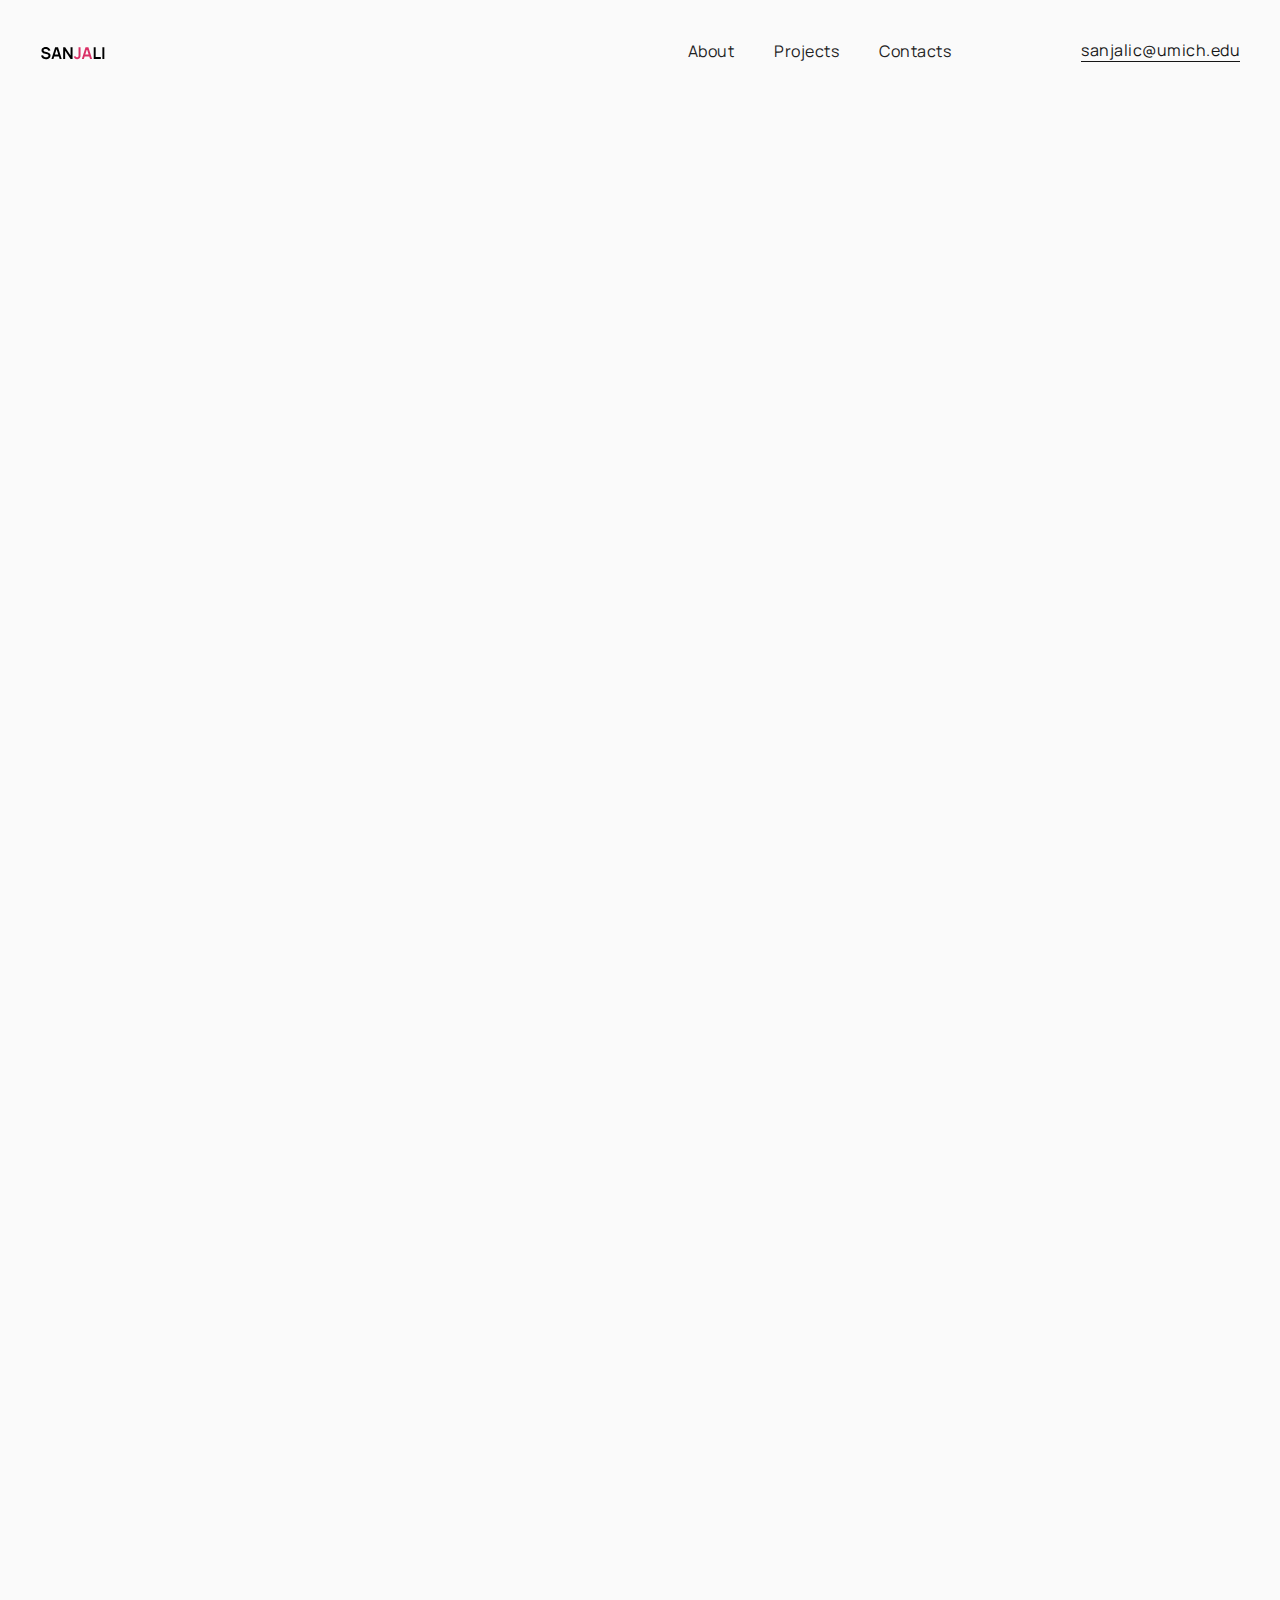
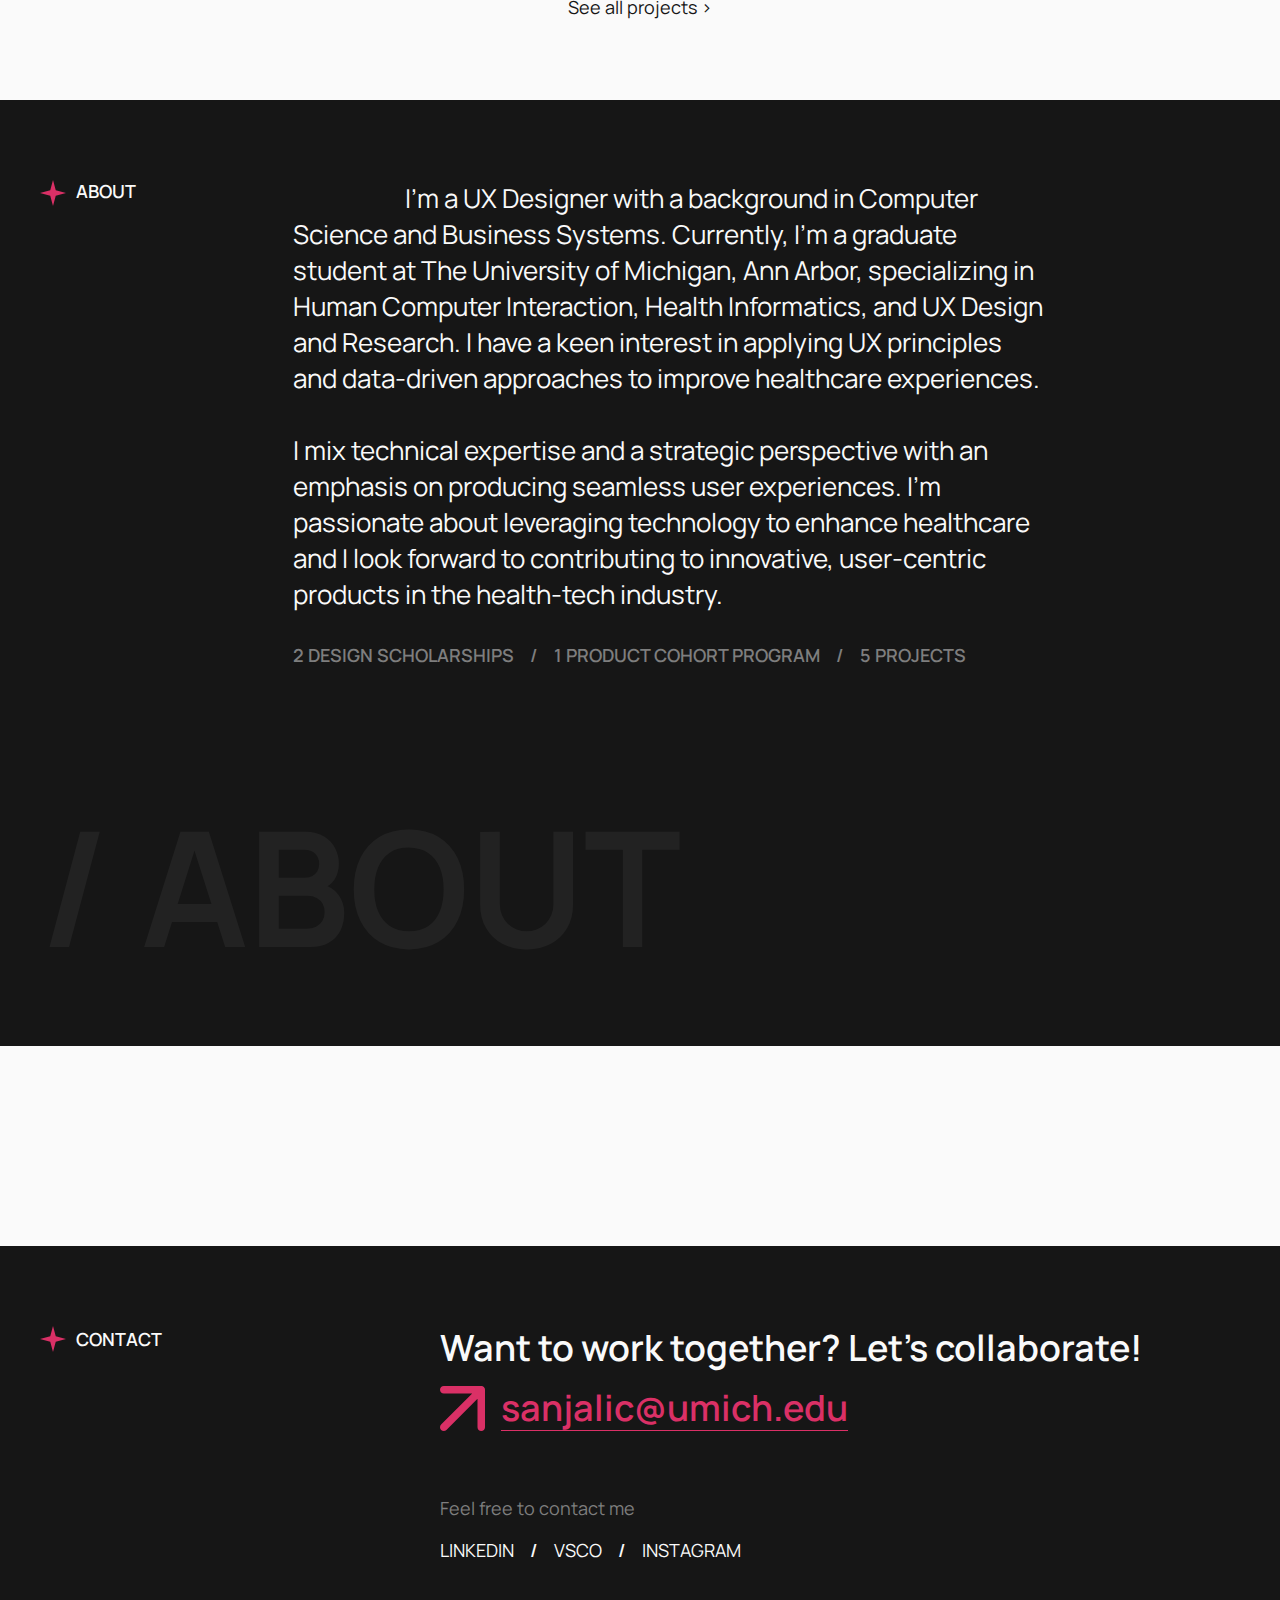
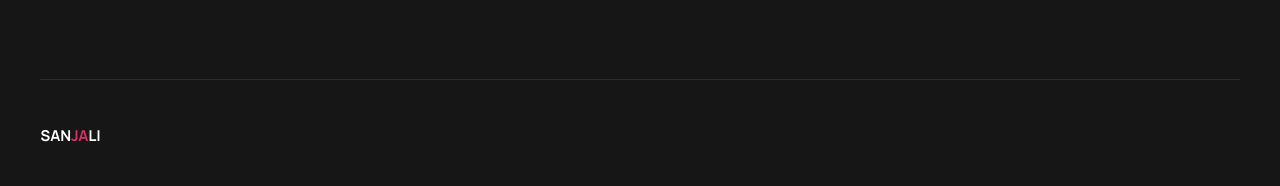
<file: index.html>
<!DOCTYPE html>
<html data-wf-domain="jaylin-template.webflow.io" data-wf-page="635a318b0dcb3514e4b23bf0"
    data-wf-site="635a318b0dcb355eb5b23bef" data-wf-status="1" class=" w-mod-js">

<head>
    <meta charset="utf-8">
    <title>Home - Sanjali's Portfolio</title>
    <meta
        content="Meet Jaylin! Jaylin is a minimalistic and elegant Webflow Portfolio HTML Template. Home, About, Projects, CMS and lovely animations are here!"
        name="description">
    <meta content="Home - Jaylin Portfolio Webflow HTML Template" property="og:title">
    <meta
        content="Meet Jaylin! Jaylin is a minimalistic and elegant Webflow Portfolio HTML Template. Home, About, Projects, CMS and lovely animations are here!"
        property="og:description">
    <meta content="images/6362283b5168c26f7bdb2182_Open%20Graph.jpg" property="og:image">
    <meta content="Home - Jaylin Portfolio Webflow HTML Template" property="twitter:title">
    <meta
        content="Meet Jaylin! Jaylin is a minimalistic and elegant Webflow Portfolio HTML Template. Home, About, Projects, CMS and lovely animations are here!"
        property="twitter:description">
    <meta content="https://assets.website-files.com/635a318b0dcb355eb5b23bef/6362283b5168c26f7bdb2182_Open%20Graph.jpg"
        property="twitter:image">
    <meta property="og:type" content="website">
    <meta content="summary_large_image" name="twitter:card">
    <meta content="width=device-width, initial-scale=1" name="viewport">
    <meta content="Webflow" name="generator">
    <link href="css/jaylin-template.webflow.334634597.css" rel="stylesheet" type="text/css">
    <style>
        @media (min-width:992px) {
            html.w-mod-js:not(.w-mod-ix) [data-w-id="1e2d8097-b030-a62e-172a-b7e084899a15"] {
                background-color: rgb(244, 244, 244);
            }

            html.w-mod-js:not(.w-mod-ix) [data-w-id="6ecb0efd-fc33-c862-7d7c-5a48f83c0be5"] {
                opacity: 0;
                -webkit-transform: translate3d(0, 0, 0) scale3d(1, 1, 1) rotateX(0) rotateY(0) rotateZ(-45deg) skew(0, 0);
                -moz-transform: translate3d(0, 0, 0) scale3d(1, 1, 1) rotateX(0) rotateY(0) rotateZ(-45deg) skew(0, 0);
                -ms-transform: translate3d(0, 0, 0) scale3d(1, 1, 1) rotateX(0) rotateY(0) rotateZ(-45deg) skew(0, 0);
                transform: translate3d(0, 0, 0) scale3d(1, 1, 1) rotateX(0) rotateY(0) rotateZ(-45deg) skew(0, 0);
            }
        }
    </style>
    <link href="https://fonts.googleapis.com" rel="preconnect">
    <link href="https://fonts.gstatic.com" rel="preconnect" crossorigin="anonymous">
    <script src="js/webfont.js" type="text/javascript"></script>
    <script type="text/javascript">WebFont.load({ google: { families: ["Manrope:regular,500,600,700,800"] } });</script>
    <!--[if lt IE 9]><script src="https://cdnjs.cloudflare.com/ajax/libs/html5shiv/3.7.3/html5shiv.min.js" type="text/javascript"></script><![endif]-->
    <script
        type="text/javascript">!function (o, c) { var n = c.documentElement, t = " w-mod-"; n.className += t + "js", ("ontouchstart" in o || o.DocumentTouch && c instanceof DocumentTouch) && (n.className += t + "touch") }(window, document);</script>
    <link href="images/favicon.svg" rel="shortcut icon" type="image/x-icon">
    <link href="images/favicon.svg" rel="apple-touch-icon">
</head>

<body>
    <div data-animation="default" data-collapse="medium" data-duration="400" data-easing="ease" data-easing2="ease"
        role="banner" class="navigation w-nav">
        <div class="container-navigation"><a href="/" aria-current="page"
                class="nav-logo-link w-nav-brand w--current"><img src="fonts/635a826f04fcf6850fb9fea7_Logo.svg"
                    loading="lazy" alt class="nav-logo-image"></a>
            <nav role="navigation" class="nav-menu w-nav-menu"><a href="/about/about.html"
                    class="nav-link w-nav-link">About</a><a href="/projects/project.html"
                    class="nav-link w-nav-link">Projects</a><a
                    href="#w-node-_6d6b443f-9cd9-b57f-b972-d3f222eae89c-22eae897"
                    class="nav-link w-nav-link">Contacts</a>
                <div class="nav-buttons-wrapper"><a href="mailto:sanjalic@umich.edu" class="link w-inline-block">
                        <div>sanjalic@umich.edu</div>
                        <div class="link-border"></div>
                    </a></div>
            </nav>
            <div class="nav-menu-button w-nav-button">
                <div class="nav-menu-burger-icon w-embed"><svg width="24" height="24" viewBox="0 0 24 24" fill="none"
                        xmlns="http://www.w3.org/2000/svg">
                        <rect x="4" y="6" width="16" height="2" rx="1" fill="currentColor" />
                        <rect x="4" y="11" width="16" height="2" rx="1" fill="currentColor" />
                        <rect x="4" y="16" width="16" height="2" rx="1" fill="currentColor" />
                    </svg></div>
            </div>
        </div>
    </div>
    <div class="page-padding">
        <div class="section heros-01">
            <div class="container-800px">
                <div class="heros-01-wrap">
                    <div class="heros-01-title-area">
                        <div data-w-id="540a0abc-09f8-c7be-7014-56bade16e774"
                            style="-webkit-transform:translate3d(null, 20px, 0) scale3d(1, 1, 1) rotateX(0) rotateY(0) rotateZ(0) skew(0, 0);-moz-transform:translate3d(null, 20px, 0) scale3d(1, 1, 1) rotateX(0) rotateY(0) rotateZ(0) skew(0, 0);-ms-transform:translate3d(null, 20px, 0) scale3d(1, 1, 1) rotateX(0) rotateY(0) rotateZ(0) skew(0, 0);transform:translate3d(null, 20px, 0) scale3d(1, 1, 1) rotateX(0) rotateY(0) rotateZ(0) skew(0, 0);opacity:0"
                            class="heros-01-title-track">
                            <h1>Product Designer</h1>
                            <div class="heros-01-image-01"><img src="images/635e3e7323db2985ea87789d_Rectangle%2042.png"
                                    loading="lazy" alt class="cover-image"></div>
                        </div>
                        <div data-w-id="540a0abc-09f8-c7be-7014-56bade16e779"
                            style="-webkit-transform:translate3d(0, 20px, 0) scale3d(1, 1, 1) rotateX(0) rotateY(0) rotateZ(0) skew(0, 0);-moz-transform:translate3d(0, 20px, 0) scale3d(1, 1, 1) rotateX(0) rotateY(0) rotateZ(0) skew(0, 0);-ms-transform:translate3d(0, 20px, 0) scale3d(1, 1, 1) rotateX(0) rotateY(0) rotateZ(0) skew(0, 0);transform:translate3d(0, 20px, 0) scale3d(1, 1, 1) rotateX(0) rotateY(0) rotateZ(0) skew(0, 0);opacity:0"
                            class="heros-01-title-track _2">
                            <div class="heros-01-image-01"><img src="images/635e3e73b596361bb36d3dd1_Rectangle%2043.png"
                                    loading="lazy" alt class="cover-image"></div>
                            <h1>based in Ann Arbor</h1>
                            <div class="icon-40px"><img src="fonts/635ae76fe3bc1b1e6a889952_Star%203.svg" loading="lazy"
                                    alt class="cover-image"></div>
                        </div>
                    </div>
                    <div data-w-id="540a0abc-09f8-c7be-7014-56bade16e780"
                        style="-webkit-transform:translate3d(0, 5px, 0) scale3d(1, 1, 1) rotateX(0) rotateY(0) rotateZ(0) skew(0, 0);-moz-transform:translate3d(0, 5px, 0) scale3d(1, 1, 1) rotateX(0) rotateY(0) rotateZ(0) skew(0, 0);-ms-transform:translate3d(0, 5px, 0) scale3d(1, 1, 1) rotateX(0) rotateY(0) rotateZ(0) skew(0, 0);transform:translate3d(0, 5px, 0) scale3d(1, 1, 1) rotateX(0) rotateY(0) rotateZ(0) skew(0, 0);opacity:0"
                        class="text-size-caption text-color-black-25 text-align-center">Human Computer Interaction /
                        Consumer Health Informatics / UX Design and Research</div>
                </div>
            </div>
        </div>
        <div class="section">
            <div class="container-huge">
                <div class="featured-projects-wrap">
                    <div data-w-id="bada1b69-04a3-ff51-3c02-a6357ffc15c2"
                        style="-webkit-transform:translate3d(0, 10px, 0) scale3d(1, 1, 1) rotateX(0) rotateY(0) rotateZ(0) skew(0, 0);-moz-transform:translate3d(0, 10px, 0) scale3d(1, 1, 1) rotateX(0) rotateY(0) rotateZ(0) skew(0, 0);-ms-transform:translate3d(0, 10px, 0) scale3d(1, 1, 1) rotateX(0) rotateY(0) rotateZ(0) skew(0, 0);transform:translate3d(0, 10px, 0) scale3d(1, 1, 1) rotateX(0) rotateY(0) rotateZ(0) skew(0, 0);opacity:0"
                        class="block-name-title-wrap margin-bottom margin-xlarge"><img
                            src="fonts/635ae76fe3bc1b1e6a889952_Star%203.svg" loading="lazy"
                            id="w-node-bada1b69-04a3-ff51-3c02-a6357ffc15c3-e4b23bf0" alt class="star-image">
                        <div class="text-size-caption">featured projects</div>
                    </div>
                    <div class="w-dyn-list">
                        <div role="list" class="colelction-list-featured-projects w-dyn-items">
                            <div data-w-id="bfc8790f-018d-145c-c7ea-0d42b1d2c3d2"
                                style="-webkit-transform:translate3d(0, 20px, 0) scale3d(1, 1, 1) rotateX(0) rotateY(0) rotateZ(0) skew(0, 0);-moz-transform:translate3d(0, 20px, 0) scale3d(1, 1, 1) rotateX(0) rotateY(0) rotateZ(0) skew(0, 0);-ms-transform:translate3d(0, 20px, 0) scale3d(1, 1, 1) rotateX(0) rotateY(0) rotateZ(0) skew(0, 0);transform:translate3d(0, 20px, 0) scale3d(1, 1, 1) rotateX(0) rotateY(0) rotateZ(0) skew(0, 0);opacity:0"
                                role="listitem" class="collection-item-featured-projects w-dyn-item"><a
                                    data-w-id="e9b5743d-5563-b08e-9d89-6688d76b99aa"
                                    href="/projects/Library/library.html"
                                    class="featured-projects-card-wrap w-inline-block">
                                    <div data-w-id="1e2d8097-b030-a62e-172a-b7e084899a15"
                                        class="featured-projects-image-wrap">
                                        <!-- <div data-w-id="6ecb0efd-fc33-c862-7d7c-5a48f83c0be5"
                                            class="icon-80px primary absolute center"><img
                                                src="fonts/635e73db1407d83935c68e79_Vector.svg" loading="lazy" alt>
                                        </div> -->
                                        <img src="/projects/images/libindex.png" loading="lazy" alt=""
                                            style="max-width: 100vw;" class="project-main-image">
                                    </div>
                                    <div class="featured-projects-info-area">
                                        <div class="featured-projects-title-area">
                                            <h2 class="heading-large"> Library Management System</h2>
                                            <p>A way for the students of NMIMS University to virtually access all the
                                                resources of the college library.</p>
                                        </div>
                                        <div class="featured-projects-tags-wrap">

                                            <div class="text-size-caption text-style-regular tag">2021</div>
                                        </div>
                                    </div>
                                </a></div>
                            <div data-w-id="bfc8790f-018d-145c-c7ea-0d42b1d2c3d2"
                                style="-webkit-transform:translate3d(0, 20px, 0) scale3d(1, 1, 1) rotateX(0) rotateY(0) rotateZ(0) skew(0, 0);-moz-transform:translate3d(0, 20px, 0) scale3d(1, 1, 1) rotateX(0) rotateY(0) rotateZ(0) skew(0, 0);-ms-transform:translate3d(0, 20px, 0) scale3d(1, 1, 1) rotateX(0) rotateY(0) rotateZ(0) skew(0, 0);transform:translate3d(0, 20px, 0) scale3d(1, 1, 1) rotateX(0) rotateY(0) rotateZ(0) skew(0, 0);opacity:0"
                                role="listitem" class="collection-item-featured-projects w-dyn-item"><a
                                    data-w-id="e9b5743d-5563-b08e-9d89-6688d76b99aa" href="/projects/NMIMS/nmims.html"
                                    class="featured-projects-card-wrap w-inline-block">
                                    <div data-w-id="1e2d8097-b030-a62e-172a-b7e084899a15"
                                        class="featured-projects-image-wrap">
                                        <!-- <div data-w-id="6ecb0efd-fc33-c862-7d7c-5a48f83c0be5"
                                            class="icon-80px primary absolute center"><img
                                                src="fonts/635e73db1407d83935c68e79_Vector.svg" loading="lazy" alt>
                                        </div> -->
                                        <img src="/projects/images/nmimscover.png" loading="lazy" alt=""
                                            style="max-width: 100vw;" class="project-main-image">
                                    </div>
                                    <div class="featured-projects-info-area">
                                        <div class="featured-projects-title-area">
                                            <h2 class="heading-large">NMIMS Application</h2>
                                            <p>The application aims at maximizing the university experience for the
                                                students of NMIMS University, India.
                                            </p>
                                        </div>
                                        <div class="featured-projects-tags-wrap">
                                            <div class="text-size-caption text-style-regular tag">2021</div>
                                        </div>
                                    </div>
                                </a></div>
                            <div data-w-id="bfc8790f-018d-145c-c7ea-0d42b1d2c3d2"
                                style="-webkit-transform:translate3d(0, 20px, 0) scale3d(1, 1, 1) rotateX(0) rotateY(0) rotateZ(0) skew(0, 0);-moz-transform:translate3d(0, 20px, 0) scale3d(1, 1, 1) rotateX(0) rotateY(0) rotateZ(0) skew(0, 0);-ms-transform:translate3d(0, 20px, 0) scale3d(1, 1, 1) rotateX(0) rotateY(0) rotateZ(0) skew(0, 0);transform:translate3d(0, 20px, 0) scale3d(1, 1, 1) rotateX(0) rotateY(0) rotateZ(0) skew(0, 0);opacity:0"
                                role="listitem" class="collection-item-featured-projects w-dyn-item"><a
                                    data-w-id="e9b5743d-5563-b08e-9d89-6688d76b99aa" href="/projects/Health/health.html"
                                    class="featured-projects-card-wrap w-inline-block">
                                    <div data-w-id="1e2d8097-b030-a62e-172a-b7e084899a15"
                                        class="featured-projects-image-wrap">
                                        <!-- <div data-w-id="6ecb0efd-fc33-c862-7d7c-5a48f83c0be5"
                                            class="icon-80px primary absolute center"><img
                                                src="fonts/635e73db1407d83935c68e79_Vector.svg" loading="lazy" alt>
                                        </div> -->
                                        <img src="/projects/Health/images/HealthIntime.png" loading="lazy" alt=""
                                            style="max-width: 100vw;" class="project-main-image">
                                    </div>
                                    <div class="featured-projects-info-area">
                                        <div class="featured-projects-title-area">
                                            <h2 class="heading-large">Health In Time Website</h2>
                                            <p>A website to keep track of your physical, mental and emotional health.
                                            </p>
                                        </div>
                                        <div class="featured-projects-tags-wrap">

                                            <div class="text-size-caption text-style-regular tag">2022</div>
                                        </div>
                                    </div>
                                </a></div>
                        </div>
                    </div>
                    <div class="text-align-center margin-top margin-huge"><a href="/projects">
                            <a href="projects/project.html"> See all projects ></a>

                        </a></div>
                </div>
            </div>
        </div>
    </div>
    <div data-w-id="5fea9ca6-bdbe-aef0-d482-5d4d88b13009" class="section block-01">
        <div class="container-huge">
            <div class="block-01-wrap">
                <div class="block-name-title-wrap align-start"><img src="fonts/635ae76fe3bc1b1e6a889952_Star%203.svg"
                        loading="lazy" id="w-node-_5fea9ca6-bdbe-aef0-d482-5d4d88b1300d-e4b23bf0" alt
                        class="star-image">
                    <div class="text-size-caption text-color-white">about</div>
                </div>
                <div id="w-node-_5fea9ca6-bdbe-aef0-d482-5d4d88b13010-e4b23bf0" class="block-01-content-area">
                    <h3 class="text-color-white text-indent-112px heading-medium">I'm a UX Designer with a background in
                        Computer Science and Business Systems. Currently, I'm a graduate student at The University of
                        Michigan, Ann Arbor, specializing in Human Computer Interaction, Health Informatics, and UX
                        Design and Research. I have a keen interest in applying UX principles and data-driven approaches
                        to improve healthcare experiences.<br><br>

                        I mix technical expertise and a strategic perspective with an emphasis on producing seamless
                        user experiences. I'm passionate about leveraging technology to enhance healthcare and I look
                        forward to contributing to innovative, user-centric products in the health-tech industry.
                    </h3>
                    <div class="block-01-content-down-area">
                        <div class="text-size-caption text-color-dark">2 Design Scholarships</div>
                        <div class="text-size-caption text-color-dark">/</div>
                        <div class="text-size-caption text-color-dark">1 Product Cohort Program</div>
                        <div class="text-size-caption text-color-dark">/</div>
                        <div class="text-size-caption text-color-dark">5 Projects</div>
                    </div>
                </div>
            </div>
        </div>
        <div data-w-id="5fea9ca6-bdbe-aef0-d482-5d4d88b1301e" class="block-01-text-decor-01">/ about</div>
        <!-- <div class="block-01-image-wrap"><img src="images/635e666847d161f0898c81bf_Image2.png" loading="lazy"
                style="-webkit-transform:translate3d(0, 0, 0) scale3d(1, 1, 1) rotateX(0) rotateY(0) rotateZ(0deg) skew(0, 0);-moz-transform:translate3d(0, 0, 0) scale3d(1, 1, 1) rotateX(0) rotateY(0) rotateZ(0deg) skew(0, 0);-ms-transform:translate3d(0, 0, 0) scale3d(1, 1, 1) rotateX(0) rotateY(0) rotateZ(0deg) skew(0, 0);transform:translate3d(0, 0, 0) scale3d(1, 1, 1) rotateX(0) rotateY(0) rotateZ(0deg) skew(0, 0)"
                alt class="block-01-image-02"><img src="images/635e666847d161f0898c81bf_Image2.png" loading="lazy"
                width="276.5"
                style="-webkit-transform:translate3d(0, 0, 0) scale3d(1, 1, 1) rotateX(0) rotateY(0) rotateZ(0deg) skew(0, 0);-moz-transform:translate3d(0, 0, 0) scale3d(1, 1, 1) rotateX(0) rotateY(0) rotateZ(0deg) skew(0, 0);-ms-transform:translate3d(0, 0, 0) scale3d(1, 1, 1) rotateX(0) rotateY(0) rotateZ(0deg) skew(0, 0);transform:translate3d(0, 0, 0) scale3d(1, 1, 1) rotateX(0) rotateY(0) rotateZ(0deg) skew(0, 0)"
                alt class="block-01-image-01"></div> -->
    </div>


    <div class="section table-01">

    </div>

    <div class="section footer">
        <div class="container-huge">
            <div class="footer-grid">
                <div id="w-node-_6d6b443f-9cd9-b57f-b972-d3f222eae89a-22eae897" class="footer-title-area">
                    <div class="block-name-title-wrap"><img src="fonts/635ae76fe3bc1b1e6a889952_Star%203.svg"
                            loading="lazy" id="w-node-_6d6b443f-9cd9-b57f-b972-d3f222eae89c-22eae897" alt
                            class="star-image">
                        <div class="text-size-caption text-color-white">contact</div>
                    </div>
                </div>
                <div id="w-node-_6d6b443f-9cd9-b57f-b972-d3f222eae89f-22eae897" class="footer-content-area">
                    <h2 class="text-color-white margin-bottom margin-xsmall">Want to work together? Let’s collaborate!
                    </h2><a data-w-id="6d6b443f-9cd9-b57f-b972-d3f222eae8a2" href="mailto:sanjalic@umich.edu"
                        class="footer-email-wrap w-inline-block"><img src="fonts/635ae93f469f131a80914280_Vector.svg"
                            loading="lazy" data-w-id="6d6b443f-9cd9-b57f-b972-d3f222eae8a3"
                            id="w-node-_6d6b443f-9cd9-b57f-b972-d3f222eae8a3-22eae897" alt>
                        <div class="footer-email-div">
                            <div class="heading-xlarge text-color-primary">sanjalic@umich.edu</div>
                            <div class="footer-email-border"></div>
                        </div>
                    </a>
                    <div class="text-size-big text-color-dark margin-bottom margin-xsmall">Feel free to contact me</div>
                    <div class="footer-social-link-wrap"><a href="https://www.linkedin.com/in/sanjali-chandola/"
                            class="footer-social-link text-color-white text-style-uppercase">LinkedIn</a>
                        <div class="text-size-caption text-color-white slash">/</div><a
                            href="https://vsco.co/sanjalichandola"
                            class="footer-social-link text-color-white text-style-uppercase">VSCO</a>
                        <div class="text-size-caption text-color-white slash">/</div><a
                            href="https://www.instagram.com/sanjali.chandola/"
                            class="footer-social-link text-color-white text-style-uppercase">Instagram</a>

                        <div loading="lazy" sizes="(max-width: 479px) 83vw, 256px"
                            srcset="images/635aee7d7ab0f61e0c12ef28_Image-p-500.png 500w, images/635aee7d7ab0f61e0c12ef28_Image.png 512w"
                            alt class="cover-image"></div>
                    </div>
                </div>
                <div id="w-node-_6d6b443f-9cd9-b57f-b972-d3f222eae8b9-22eae897" class="footer-divider"></div>
                <div id="w-node-_6d6b443f-9cd9-b57f-b972-d3f222eae8ba-22eae897" class="footer-title-area"><a href="/"
                        aria-current="page" class="footer-link-wrap w-inline-block w--current"><img
                            src="fonts/635ae630007d1cf2a23d881c_Logo.svg" loading="lazy" alt></a></div>
                <!-- <div id="w-node-_6d6b443f-9cd9-b57f-b972-d3f222eae8bd-22eae897" class="footer-nav-area">
                    <div class="footer-nav-link-wrap"><a href="/about/about.html" class="footer-nav-link">About</a><a
                            href="/projects/project.html" class="footer-nav-link">Projects</a><a
                            href="#w-node-_6d6b443f-9cd9-b57f-b972-d3f222eae89c-22eae897"
                            class="footer-nav-link">Contacts</a></div>

                </div> -->
            </div>
        </div>
    </div>
    <script src="https://d3e54v103j8qbb.cloudfront.net/js/jquery-3.5.1.min.dc5e7f18c8.js?site=635a318b0dcb355eb5b23bef"
        type="text/javascript" crossorigin="anonymous"></script>
    <script src="js/webflow.58046d786.js" type="text/javascript"></script>
    <!--[if lte IE 9]><script src="//cdnjs.cloudflare.com/ajax/libs/placeholders/3.0.2/placeholders.min.js"></script><![endif]-->
</body>

</html>
</file>
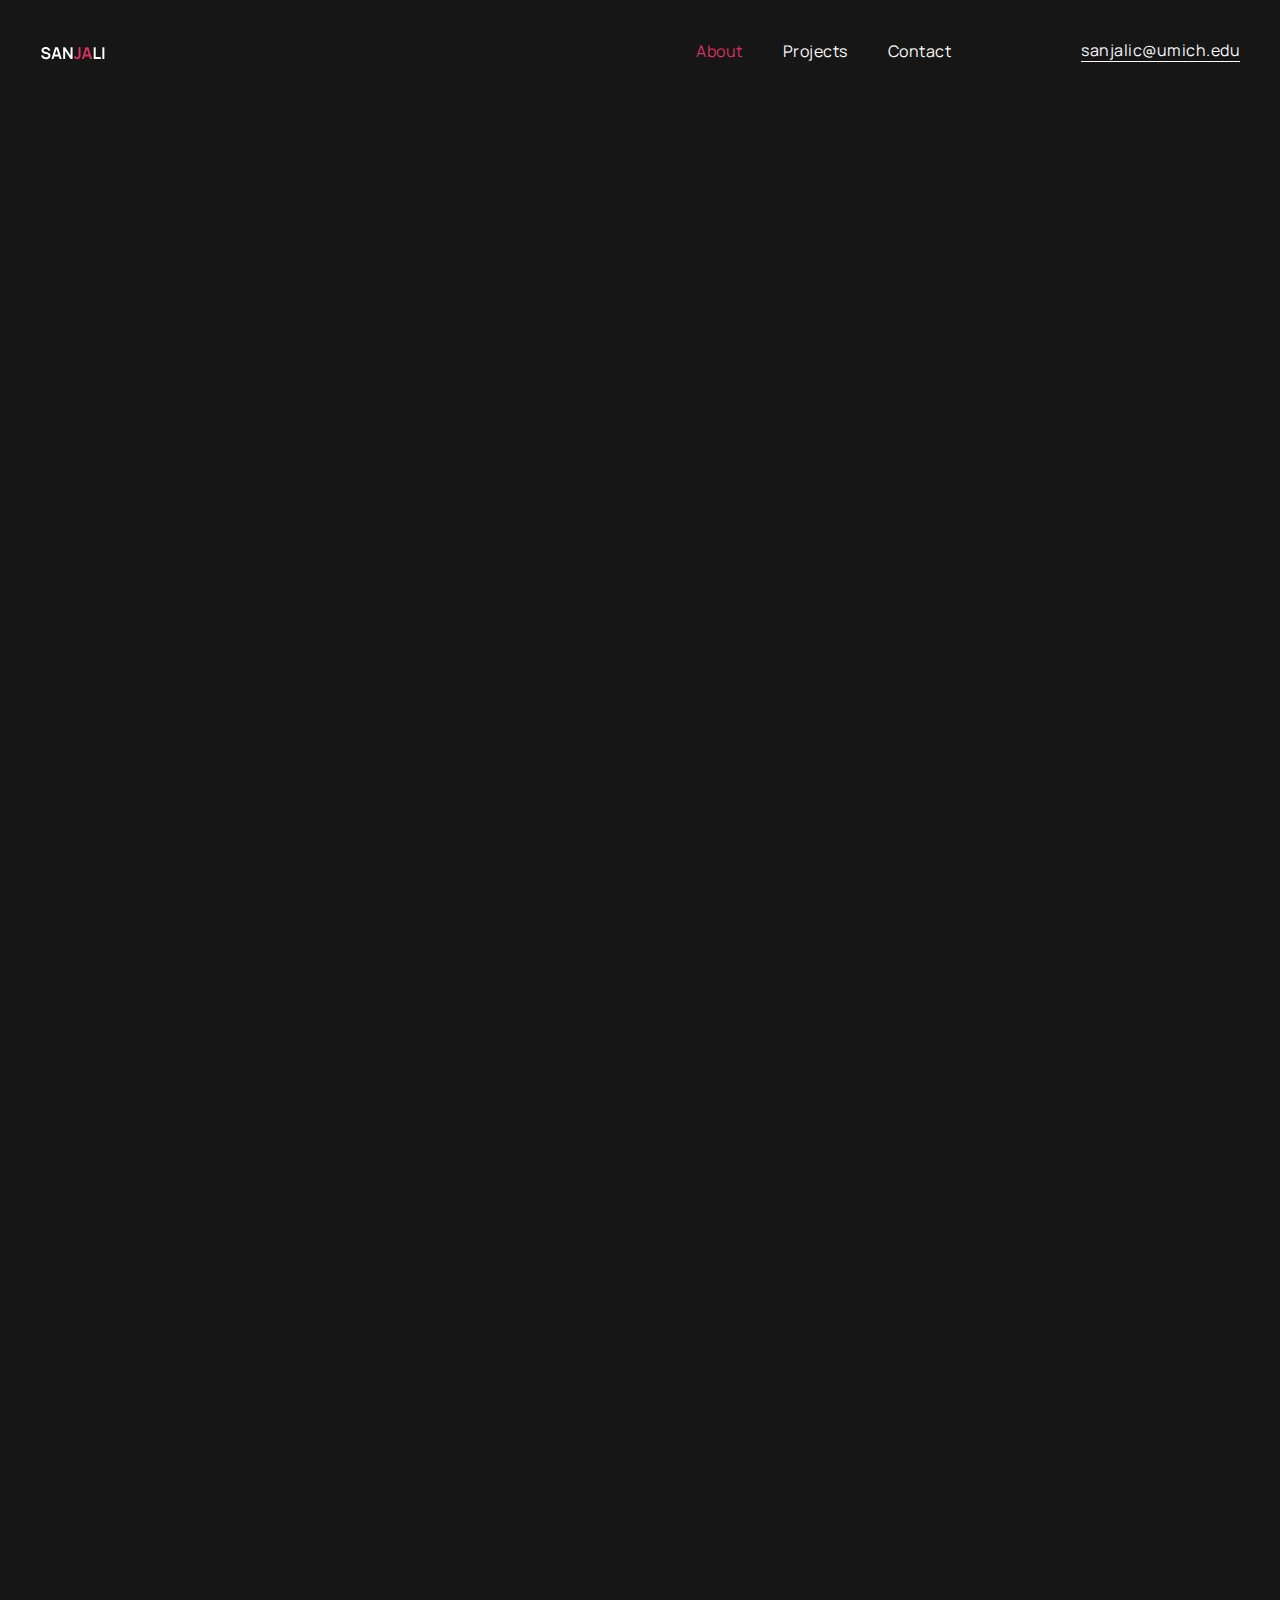
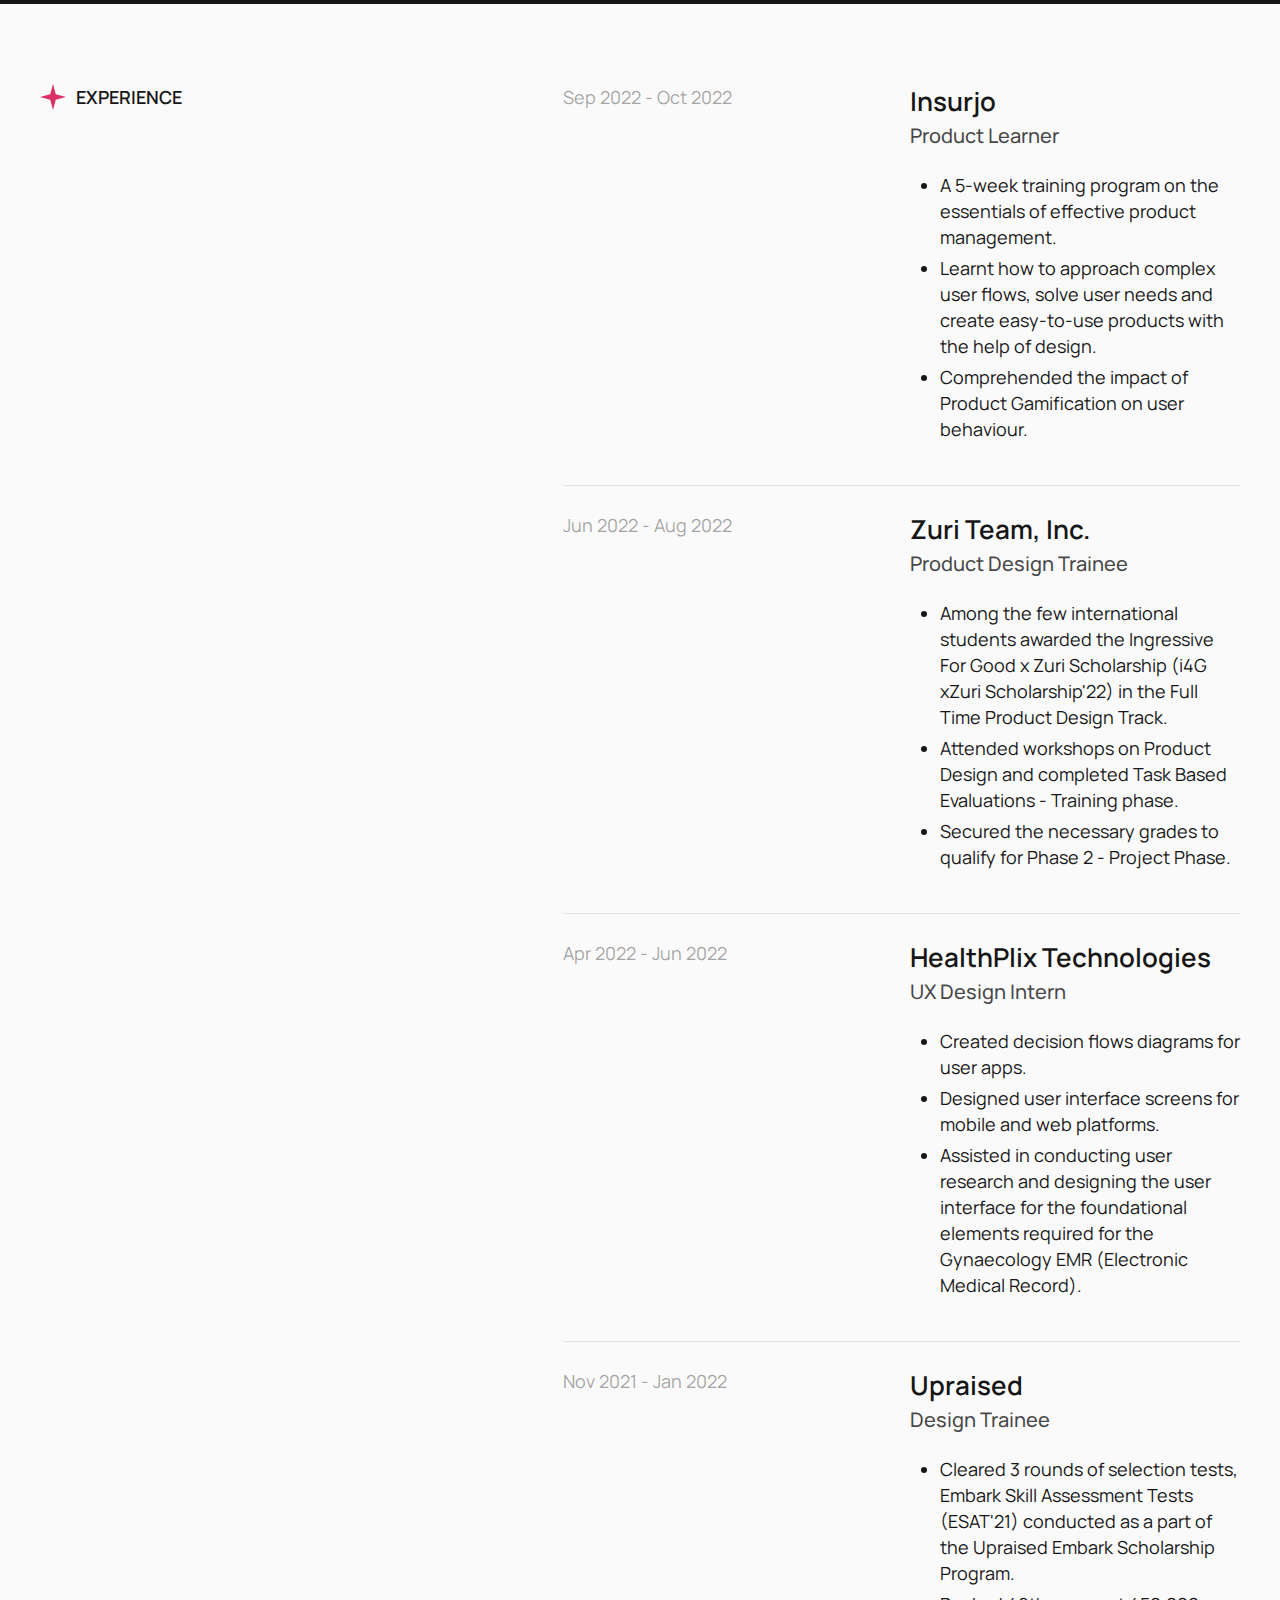
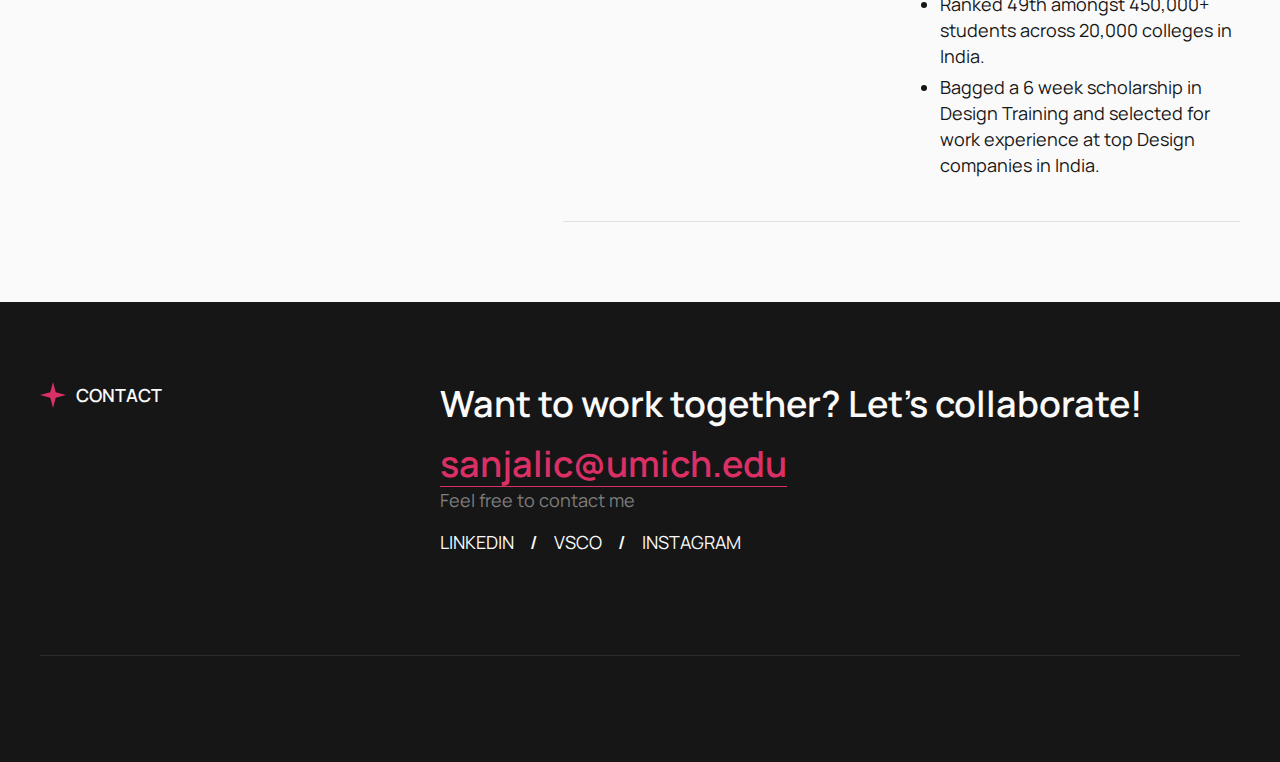
<file: about/about.html>
<!DOCTYPE html>
<html data-wf-domain="jaylin-template.webflow.io" data-wf-page="635a6a56b838213f38584b3c"
    data-wf-site="635a318b0dcb355eb5b23bef" data-wf-status="1" class=" w-mod-js">

<head>
    <meta charset="utf-8">
    <title>About -Sanjali's Portfolio</title>
    <meta
        content="Meet Jaylin! Jaylin is a minimalistic and elegant Webflow Portfolio HTML Template. Home, About, Projects, CMS and lovely animations are here!"
        name="description">
    <meta content="About - Jaylin Portfolio Webflow HTML Template" property="og:title">
    <meta
        content="Meet Jaylin! Jaylin is a minimalistic and elegant Webflow Portfolio HTML Template. Home, About, Projects, CMS and lovely animations are here!"
        property="og:description">
    <meta content="images/6362283b5168c26f7bdb2182_Open%20Graph.jpg" property="og:image">
    <meta content="About - Jaylin Portfolio Webflow HTML Template" property="twitter:title">
    <meta
        content="Meet Jaylin! Jaylin is a minimalistic and elegant Webflow Portfolio HTML Template. Home, About, Projects, CMS and lovely animations are here!"
        property="twitter:description">
    <meta content="https://assets.website-files.com/635a318b0dcb355eb5b23bef/6362283b5168c26f7bdb2182_Open%20Graph.jpg"
        property="twitter:image">
    <meta property="og:type" content="website">
    <meta content="summary_large_image" name="twitter:card">
    <meta content="width=device-width, initial-scale=1" name="viewport">
    <meta content="Webflow" name="generator">
    <link href="css/jaylin-template.webflow.334634597.css" rel="stylesheet" type="text/css">
    <link href="https://fonts.googleapis.com" rel="preconnect">
    <link href="https://fonts.gstatic.com" rel="preconnect" crossorigin="anonymous">
    <script src="js/webfont.js" type="text/javascript"></script>
    <script
        type="text/javascript">WebFont.load({ google: { families: ["Manrope:regular,500,600,700,800"] } });</script>
    <!--[if lt IE 9]><script src="https://cdnjs.cloudflare.com/ajax/libs/html5shiv/3.7.3/html5shiv.min.js" type="text/javascript"></script><![endif]-->
    <script
        type="text/javascript">!function (o, c) { var n = c.documentElement, t = " w-mod-"; n.className += t + "js", ("ontouchstart" in o || o.DocumentTouch && c instanceof DocumentTouch) && (n.className += t + "touch") }(window, document);</script>
    <link href="../images/favicon.svg" rel="shortcut icon" type="image/x-icon">
    <link href="../images/favicon.svg" rel="apple-touch-icon">
</head>

<body>
    <div data-animation="default" data-collapse="medium" data-duration="400" data-easing="ease" data-easing2="ease"
        role="banner" class="navigation black w-nav">
        <div class="container-navigation"><a href="/" class="nav-logo-link w-nav-brand"><img
                    src="../fonts/635ae630007d1cf2a23d881c_Logo.svg" loading="lazy" alt class="nav-logo-image"></a>
            <nav role="navigation" class="nav-menu w-nav-menu"><a href="/about" aria-current="page"
                    class="nav-link w-nav-link w--current">About</a><a href="/projects/project.html"
                    class="nav-link text-color-white w-nav-link">Projects</a><a href="#w-node-_6d6b443f-9cd9-b57f-b972-d3f222eae89f-22eae897"
                    class="nav-link text-color-white w-nav-link">Contact</a>
                <div class="nav-buttons-wrapper"><a href="mailto:sanjalic@umich.edu" class="link white w-inline-block">
                        <div>sanjalic@umich.edu</div>
                        <div class="link-border white"></div>
                    </a></div>
            </nav>
            <div class="nav-menu-button w-nav-button">
                <div class="nav-menu-burger-icon menu-black w-embed"><svg width="24" height="24" viewBox="0 0 24 24"
                        fill="none" xmlns="http://www.w3.org/2000/svg">
                        <rect x="4" y="6" width="16" height="2" rx="1" fill="currentColor" />
                        <rect x="4" y="11" width="16" height="2" rx="1" fill="currentColor" />
                        <rect x="4" y="16" width="16" height="2" rx="1" fill="currentColor" />
                    </svg></div>
            </div>
        </div>
    </div>
    <div class="section heros-03">
        <div class="container-huge">
            <div class="heros-03-wrap">
                <div class="heros-03-title-area">
                    <div data-w-id="b8ab4a05-6439-4005-aee1-05fc85bc0721"
                        style="-webkit-transform:translate3d(0, 20px, 0) scale3d(1, 1, 1) rotateX(0) rotateY(0) rotateZ(0) skew(0, 0);-moz-transform:translate3d(0, 20px, 0) scale3d(1, 1, 1) rotateX(0) rotateY(0) rotateZ(0) skew(0, 0);-ms-transform:translate3d(0, 20px, 0) scale3d(1, 1, 1) rotateX(0) rotateY(0) rotateZ(0) skew(0, 0);transform:translate3d(0, 20px, 0) scale3d(1, 1, 1) rotateX(0) rotateY(0) rotateZ(0) skew(0, 0);opacity:0"
                        class="heros-03-title-track">
                        <h1 class="text-color-white">Hi! I’m Sanjali Chandola</h1>
                    </div>
                    <div data-w-id="b8ab4a05-6439-4005-aee1-05fc85bc0724"
                        style="-webkit-transform:translate3d(0, 20px, 0) scale3d(1, 1, 1) rotateX(0) rotateY(0) rotateZ(0) skew(0, 0);-moz-transform:translate3d(0, 20px, 0) scale3d(1, 1, 1) rotateX(0) rotateY(0) rotateZ(0) skew(0, 0);-ms-transform:translate3d(0, 20px, 0) scale3d(1, 1, 1) rotateX(0) rotateY(0) rotateZ(0) skew(0, 0);transform:translate3d(0, 20px, 0) scale3d(1, 1, 1) rotateX(0) rotateY(0) rotateZ(0) skew(0, 0);opacity:0"
                        class="heros-03-title-track _2">
                        <div class="icon-40px"><img src="fonts/635ae76fe3bc1b1e6a889952_Star%203.svg" loading="lazy" alt
                                class="cover-image"></div>
                        <h1 class="text-color-white">Product Designer</h1>
                    </div>
                </div>
                <div class="heros-03-title-area _2">
                    <div data-w-id="b8ab4a05-6439-4005-aee1-05fc85bc072a"
                        style="-webkit-transform:translate3d(0, 20px, 0) scale3d(1, 1, 1) rotateX(0) rotateY(0) rotateZ(0) skew(0, 0);-moz-transform:translate3d(0, 20px, 0) scale3d(1, 1, 1) rotateX(0) rotateY(0) rotateZ(0) skew(0, 0);-ms-transform:translate3d(0, 20px, 0) scale3d(1, 1, 1) rotateX(0) rotateY(0) rotateZ(0) skew(0, 0);transform:translate3d(0, 20px, 0) scale3d(1, 1, 1) rotateX(0) rotateY(0) rotateZ(0) skew(0, 0);opacity:0"
                        class="heros-03-title-track _3">
                        <h1 class="text-color-white">based</h1>
                    </div>
                    <div data-w-id="b8ab4a05-6439-4005-aee1-05fc85bc072d"
                        style="-webkit-transform:translate3d(0, 20px, 0) scale3d(1, 1, 1) rotateX(0) rotateY(0) rotateZ(0) skew(0, 0);-moz-transform:translate3d(0, 20px, 0) scale3d(1, 1, 1) rotateX(0) rotateY(0) rotateZ(0) skew(0, 0);-ms-transform:translate3d(0, 20px, 0) scale3d(1, 1, 1) rotateX(0) rotateY(0) rotateZ(0) skew(0, 0);transform:translate3d(0, 20px, 0) scale3d(1, 1, 1) rotateX(0) rotateY(0) rotateZ(0) skew(0, 0);opacity:0"
                        class="heros-03-title-track _4">
                        <h1 class="text-color-white">in Ann Arbor</h1>
                    </div>
                </div>
                <div class="heros-03-image-wrap"><img src="images/635e56b63ea935fc03058844_Image-1.png" loading="lazy"
                        style="opacity:0" data-w-id="b8ab4a05-6439-4005-aee1-05fc85bc0731" alt
                        class="heros-03-image-02"><img src="images/635e56b647d1616d308be366_Image.png" loading="lazy"
                        width="276.5" style="opacity:0" alt data-w-id="b8ab4a05-6439-4005-aee1-05fc85bc0732"
                        class="heros-03-image-01 about-page"></div>
            </div>
        </div>
    </div>
    <div data-w-id="0780c505-6d8b-dc0c-4ac2-0fd76217772b" class="section block-01">
        <div class="container-huge">
            <div class="block-01-wrap">
                <div id="w-node-_0780c505-6d8b-dc0c-4ac2-0fd76217772e-38584b3c"
                    data-w-id="0780c505-6d8b-dc0c-4ac2-0fd76217772e"
                    style="-webkit-transform:translate3d(0, 10px, 0) scale3d(1, 1, 1) rotateX(0) rotateY(0) rotateZ(0) skew(0, 0);-moz-transform:translate3d(0, 10px, 0) scale3d(1, 1, 1) rotateX(0) rotateY(0) rotateZ(0) skew(0, 0);-ms-transform:translate3d(0, 10px, 0) scale3d(1, 1, 1) rotateX(0) rotateY(0) rotateZ(0) skew(0, 0);transform:translate3d(0, 10px, 0) scale3d(1, 1, 1) rotateX(0) rotateY(0) rotateZ(0) skew(0, 0);opacity:0"
                    class="block-name-title-wrap align-start"><img src="fonts/635ae76fe3bc1b1e6a889952_Star%203.svg"
                        loading="lazy" id="w-node-_0780c505-6d8b-dc0c-4ac2-0fd76217772f-38584b3c" alt
                        class="star-image">
                    <div class="text-size-caption text-color-white">about</div>
                </div>
                <div id="w-node-_0780c505-6d8b-dc0c-4ac2-0fd762177732-38584b3c" class="block-01-content-area">
                    <h2 data-w-id="0780c505-6d8b-dc0c-4ac2-0fd762177733"
                        style="-webkit-transform:translate3d(0, 20px, 0) scale3d(1, 1, 1) rotateX(0) rotateY(0) rotateZ(0) skew(0, 0);-moz-transform:translate3d(0, 20px, 0) scale3d(1, 1, 1) rotateX(0) rotateY(0) rotateZ(0) skew(0, 0);-ms-transform:translate3d(0, 20px, 0) scale3d(1, 1, 1) rotateX(0) rotateY(0) rotateZ(0) skew(0, 0);transform:translate3d(0, 20px, 0) scale3d(1, 1, 1) rotateX(0) rotateY(0) rotateZ(0) skew(0, 0);opacity:0"
                        class="text-color-white text-indent-112px heading-medium">I'm a UX Designer with a background in
                        Computer Science and Business Systems. Currently, I'm a graduate student at The University of
                        Michigan, Ann Arbor, specializing in Human Computer Interaction, Health Informatics, and UX
                        Design and Research. I have a keen interest in applying UX principles and data-driven approaches
                        to improve healthcare experiences.<br><br>

                        I mix technical expertise and a strategic perspective with an emphasis on producing seamless
                        user experiences. I'm passionate about leveraging technology to enhance healthcare and I look
                        forward to contributing to innovative, user-centric products in the health-tech industry.
                    </h2>
                    <div data-w-id="0780c505-6d8b-dc0c-4ac2-0fd762177735"
                        style="-webkit-transform:translate3d(0, 10px, 0) scale3d(1, 1, 1) rotateX(0) rotateY(0) rotateZ(0) skew(0, 0);-moz-transform:translate3d(0, 10px, 0) scale3d(1, 1, 1) rotateX(0) rotateY(0) rotateZ(0) skew(0, 0);-ms-transform:translate3d(0, 10px, 0) scale3d(1, 1, 1) rotateX(0) rotateY(0) rotateZ(0) skew(0, 0);transform:translate3d(0, 10px, 0) scale3d(1, 1, 1) rotateX(0) rotateY(0) rotateZ(0) skew(0, 0);opacity:0"
                        class="block-01-content-down-area">
                        <div class="text-size-caption text-color-dark">2 Design Scholarships</div>
                        <div class="text-size-caption text-color-dark">/</div>
                        <div class="text-size-caption text-color-dark">1 Product Cohort Program</div>
                        <div class="text-size-caption text-color-dark">/</div>
                        <div class="text-size-caption text-color-dark">5 Projects</div>
                    </div>
                </div>
            </div>
        </div>
        <div data-w-id="0780c505-6d8b-dc0c-4ac2-0fd762177740" style="opacity:0" class="block-01-text-decor-01">/ about
        </div>
        <!-- <div data-w-id="0780c505-6d8b-dc0c-4ac2-0fd762177742" style="opacity:0" class="block-01-image-wrap"><img
                src="../images/635e666847d161f0898c81bf_Image2.png" loading="lazy"
                style="-webkit-transform:translate3d(0, 0, 0) scale3d(1, 1, 1) rotateX(0) rotateY(0) rotateZ(0deg) skew(0, 0);-moz-transform:translate3d(0, 0, 0) scale3d(1, 1, 1) rotateX(0) rotateY(0) rotateZ(0deg) skew(0, 0);-ms-transform:translate3d(0, 0, 0) scale3d(1, 1, 1) rotateX(0) rotateY(0) rotateZ(0deg) skew(0, 0);transform:translate3d(0, 0, 0) scale3d(1, 1, 1) rotateX(0) rotateY(0) rotateZ(0deg) skew(0, 0)"
                alt class="block-01-image-02"><img src="images/635e666847d161f0898c81bf_Image2.png" loading="lazy"
                width="276.5"
                style="-webkit-transform:translate3d(0, 0, 0) scale3d(1, 1, 1) rotateX(0) rotateY(0) rotateZ(0deg) skew(0, 0);-moz-transform:translate3d(0, 0, 0) scale3d(1, 1, 1) rotateX(0) rotateY(0) rotateZ(0deg) skew(0, 0);-ms-transform:translate3d(0, 0, 0) scale3d(1, 1, 1) rotateX(0) rotateY(0) rotateZ(0deg) skew(0, 0);transform:translate3d(0, 0, 0) scale3d(1, 1, 1) rotateX(0) rotateY(0) rotateZ(0deg) skew(0, 0)"
                alt class="block-01-image-01"></div> -->
    </div>
    <div class="page-padding">
       
        <div class="section">
            <div class="container-huge">
                <div class="table-02-wrap">
                    <div id="w-node-c1fe92d1-13a9-2bef-9a94-3057c7743327-c7743324" class="block-name-title-wrap"><img
                            src="fonts/635ae76fe3bc1b1e6a889952_Star%203.svg" loading="lazy"
                            id="w-node-c1fe92d1-13a9-2bef-9a94-3057c7743328-c7743324" alt class="star-image">
                        <div class="text-size-caption">experience</div>
                    </div>
                    <div id="w-node-c1fe92d1-13a9-2bef-9a94-3057c774332b-c7743324" class="table-02-grid-area">
                       
                        
                        <div class="table-02-items _1">
                            <div id="w-node-c1fe92d1-13a9-2bef-9a94-3057c774332d-c7743324" class="table-02-item">
                                <div class="text-size-big text-color-black-40">Sep 2022 - Oct 2022</div>
                            </div>
                            <div id="w-node-c1fe92d1-13a9-2bef-9a94-3057c7743330-c7743324"
                                class="table-02-item-content-wrap">
                                <div class="table-02-item-title-wrap">
                                    <div class="heading-large">Insurjo</div>
                                    <div class="heading-small text-color-black-80">Product Learner</div>
                                </div>
                                <p class="text-color-black-40">
                                    <ul style="list-style-type:disc;">
                                        <li> A 5-week training program on the essentials of effective product management.</li>
                                        <li>Learnt how to approach complex user flows, solve user needs and create easy-to-use products with the help of design. </li>
                                        <li>Comprehended the impact of Product Gamification on user behaviour.</li>
                                      </ul>  
                                </p>
                            </div>
                        </div>
                        
                        <div class="table-02-items">
                            <div id="w-node-c1fe92d1-13a9-2bef-9a94-3057c7743339-c7743324" class="table-02-item">
                                <div class="text-size-big text-color-black-40">Jun 2022 - Aug 2022</div>
                            </div>
                            <div id="w-node-c1fe92d1-13a9-2bef-9a94-3057c774333c-c7743324"
                                class="table-02-item-content-wrap">
                                <div class="table-02-item-title-wrap">
                                    <div class="heading-large">Zuri Team, Inc.</div>
                                    <div class="heading-small text-color-black-80">Product Design Trainee</div>
                                </div>
                                <p class="text-color-black-40">
                                    <ul style="list-style-type:disc;">
                                    <li>Among the few international students awarded the Ingressive For Good x Zuri Scholarship (i4G xZuri Scholarship'22) in the Full Time Product Design Track.</li>
                                    <li>Attended workshops on Product Design and completed Task Based Evaluations - Training phase. </li>
                                    <li>Secured the necessary grades to qualify for Phase 2 - Project Phase.</li>
                                  </ul>  </p>
                            </div>
                        </div>
                        <div class="table-02-items">
                            <div id="w-node-c1fe92d1-13a9-2bef-9a94-3057c7743345-c7743324" class="table-02-item">
                                <div class="text-size-big text-color-black-40">Apr 2022 - Jun 2022</div>
                            </div>
                            <div id="w-node-c1fe92d1-13a9-2bef-9a94-3057c7743348-c7743324"
                                class="table-02-item-content-wrap">
                                <div class="table-02-item-title-wrap">
                                    <div class="heading-large">HealthPlix Technologies</div>
                                    <div class="heading-small text-color-black-80">UX Design Intern</div>
                                </div>
                                <p class="text-color-black-40">
                                    <ul style="list-style-type:disc;">
                                        <li>Created decision flows diagrams for user apps. </li>
                                        <li>Designed user interface screens for mobile and web platforms.</li>
                                        <li>Assisted in conducting user research and designing the user interface for the foundational elements required for the Gynaecology EMR (Electronic Medical Record).</li>
                                      </ul> 
                                </p>
                            </div>
                        </div>

                        <div class="table-02-items">
                            <div id="w-node-c1fe92d1-13a9-2bef-9a94-3057c7743345-c7743324" class="table-02-item">
                                <div class="text-size-big text-color-black-40">Nov 2021 - Jan 2022</div>
                            </div>
                            <div id="w-node-c1fe92d1-13a9-2bef-9a94-3057c7743348-c7743324"
                                class="table-02-item-content-wrap">
                                <div class="table-02-item-title-wrap">
                                    <div class="heading-large">Upraised</div>
                                    <div class="heading-small text-color-black-80">Design Trainee</div>
                                </div>
                                <p class="text-color-black-40">
                                    <ul style="list-style-type:disc;">
                                        <li>Cleared 3 rounds of selection tests, Embark Skill Assessment Tests (ESAT'21) conducted as a part of the Upraised Embark Scholarship Program.  </li>
                                        <li>Ranked 49th amongst 450,000+ students across 20,000 colleges in India.</li>
                                        <li>Bagged a 6 week scholarship in Design Training and selected for work experience at top Design companies in India.</li>
                                      </ul> 
                                </p>
                            </div>
                        </div>
                    </div>
                </div>
            </div>
        </div>
    </div>
    
    
   
  
    <div class="section footer">
        <div class="container-huge">
            <div class="footer-grid">
                <div id="w-node-_6d6b443f-9cd9-b57f-b972-d3f222eae89a-22eae897" class="footer-title-area">
                    <div class="block-name-title-wrap"><img src="fonts/635ae76fe3bc1b1e6a889952_Star%203.svg"
                            loading="lazy" id="w-node-_6d6b443f-9cd9-b57f-b972-d3f222eae89c-22eae897" alt
                            class="star-image">
                        <div class="text-size-caption text-color-white">contact</div>
                    </div>
                </div>
                <div id="w-node-_6d6b443f-9cd9-b57f-b972-d3f222eae89f-22eae897" class="footer-content-area">
                    <h2 class="text-color-white margin-bottom margin-xsmall">Want to work together? Let’s collaborate!
                    </h2><a data-w-id="6d6b443f-9cd9-b57f-b972-d3f222eae8a2" href="mailto:sanjalic@umich.edu"
                            loading="lazy" data-w-id="6d6b443f-9cd9-b57f-b972-d3f222eae8a3"
                            id="w-node-_6d6b443f-9cd9-b57f-b972-d3f222eae8a3-22eae897" alt>
                        <div class="footer-email-div">
                            <div class="heading-xlarge text-color-primary">sanjalic@umich.edu</div>
                            <div class="footer-email-border"></div>
                        </div>
                    </a>
                    <div class="text-size-big text-color-dark margin-bottom margin-xsmall">Feel free to contact me</div>
                    <div class="footer-social-link-wrap"><a href="https://www.linkedin.com/in/sanjali-chandola/"
                        class="footer-social-link text-color-white text-style-uppercase">LinkedIn</a>
                    <div class="text-size-caption text-color-white slash">/</div><a href="https://vsco.co/sanjalichandola"
                        class="footer-social-link text-color-white text-style-uppercase">VSCO</a>
                    <div class="text-size-caption text-color-white slash">/</div><a href="https://www.instagram.com/sanjali.chandola/"
                        class="footer-social-link text-color-white text-style-uppercase">Instagram</a>
                   
                    
                </div>
                </div>
                <div id="w-node-_6d6b443f-9cd9-b57f-b972-d3f222eae8b9-22eae897" class="footer-divider"></div>
                <div id="w-node-_6d6b443f-9cd9-b57f-b972-d3f222eae8ba-22eae897" class="footer-title-area"><a href="/"
                        class="footer-link-wrap w-inline-block"><img src="../fonts/635ae630007d1cf2a23d881c_Logo.svg"
                            loading="lazy" alt></a></div>
                <!-- <div id="w-node-_6d6b443f-9cd9-b57f-b972-d3f222eae8bd-22eae897" class="footer-nav-area">
                    <div class="footer-nav-link-wrap"><a href="../../about/about.html" aria-current="page"
                            class="footer-nav-link w--current">About</a><a href="/projects/project.html"
                            class="footer-nav-link">Projects</a><a href="/#w-node-_6d6b443f-9cd9-b57f-b972-d3f222eae89f-22eae897" class="footer-nav-link">Contacts</a>
                    </div>
                   
                </div> -->
            </div>
        </div>
    </div>
    <script src="https://d3e54v103j8qbb.cloudfront.net/js/jquery-3.5.1.min.dc5e7f18c8.js?site=635a318b0dcb355eb5b23bef"
        type="text/javascript" crossorigin="anonymous"></script>
    <script src="js/webflow.58046d786.js" type="text/javascript"></script>
    <!--[if lte IE 9]><script src="//cdnjs.cloudflare.com/ajax/libs/placeholders/3.0.2/placeholders.min.js"></script><![endif]-->
</body>

</html>
</file>
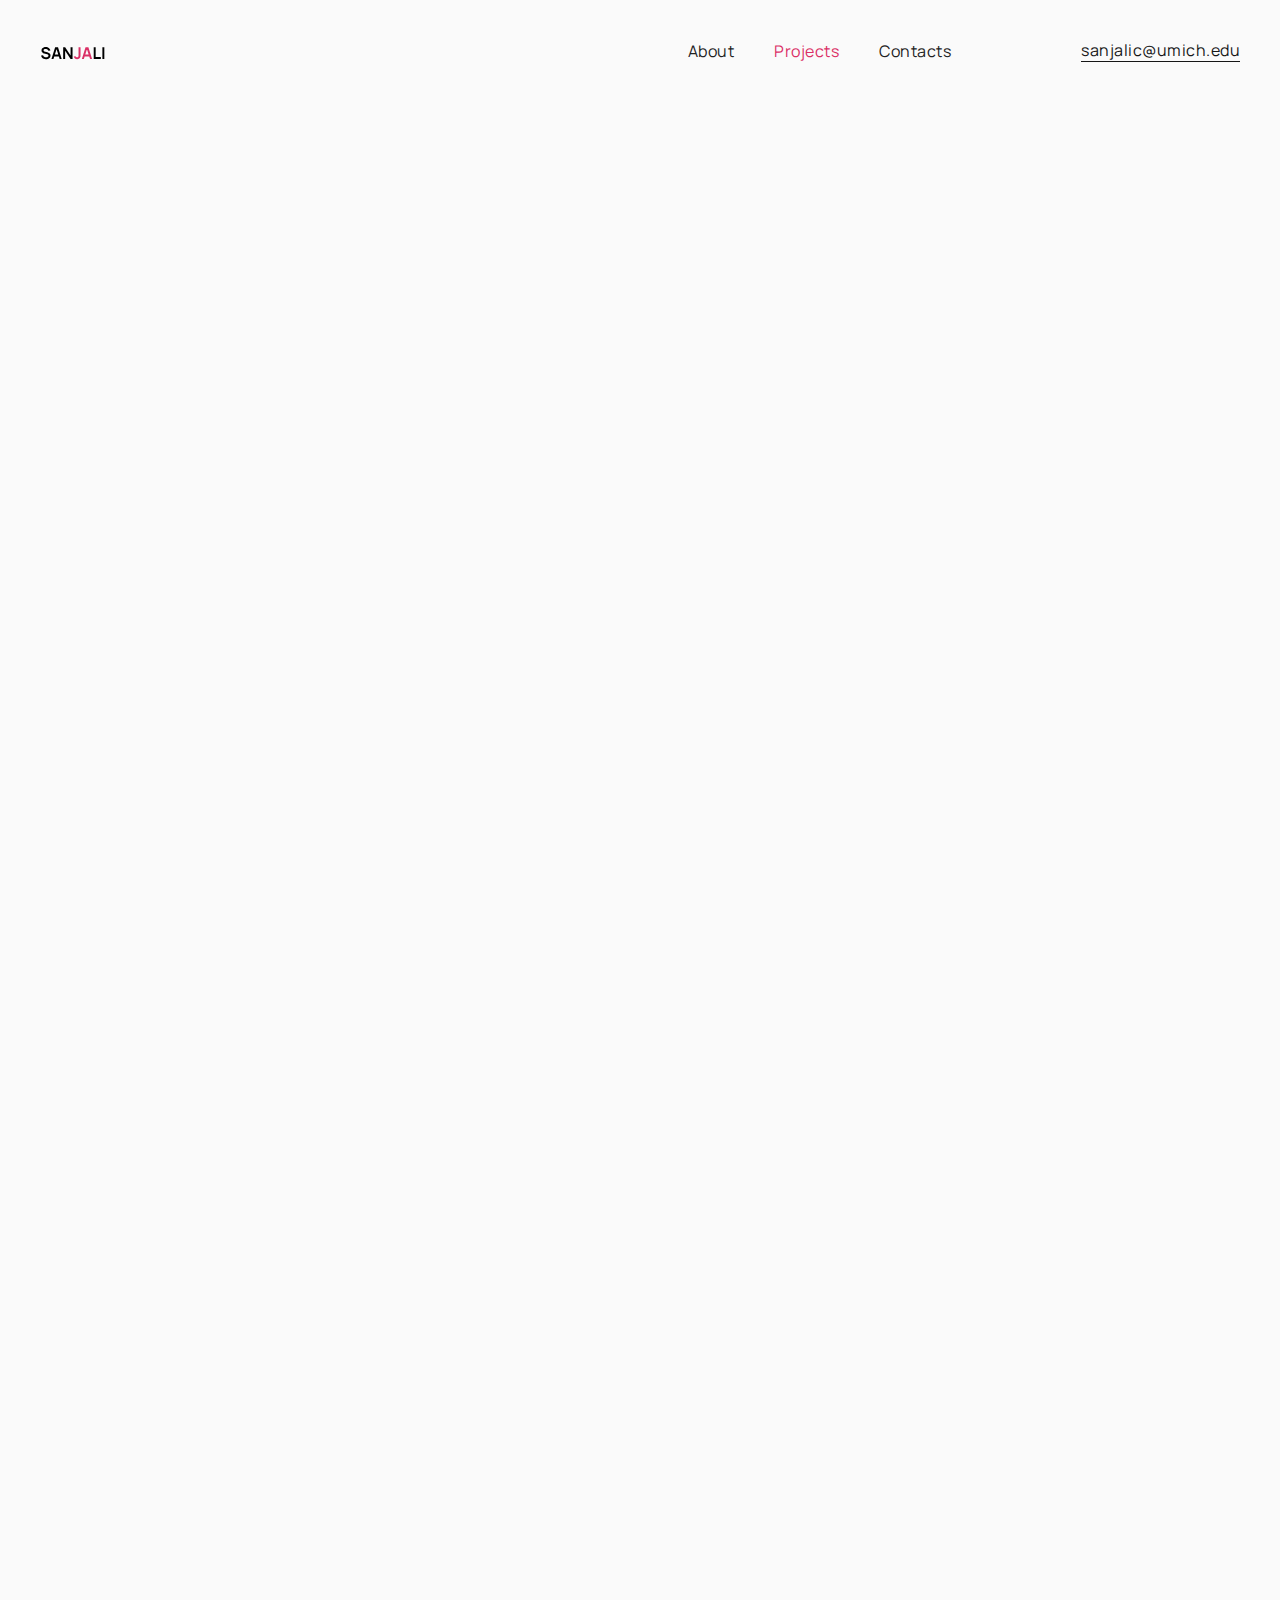
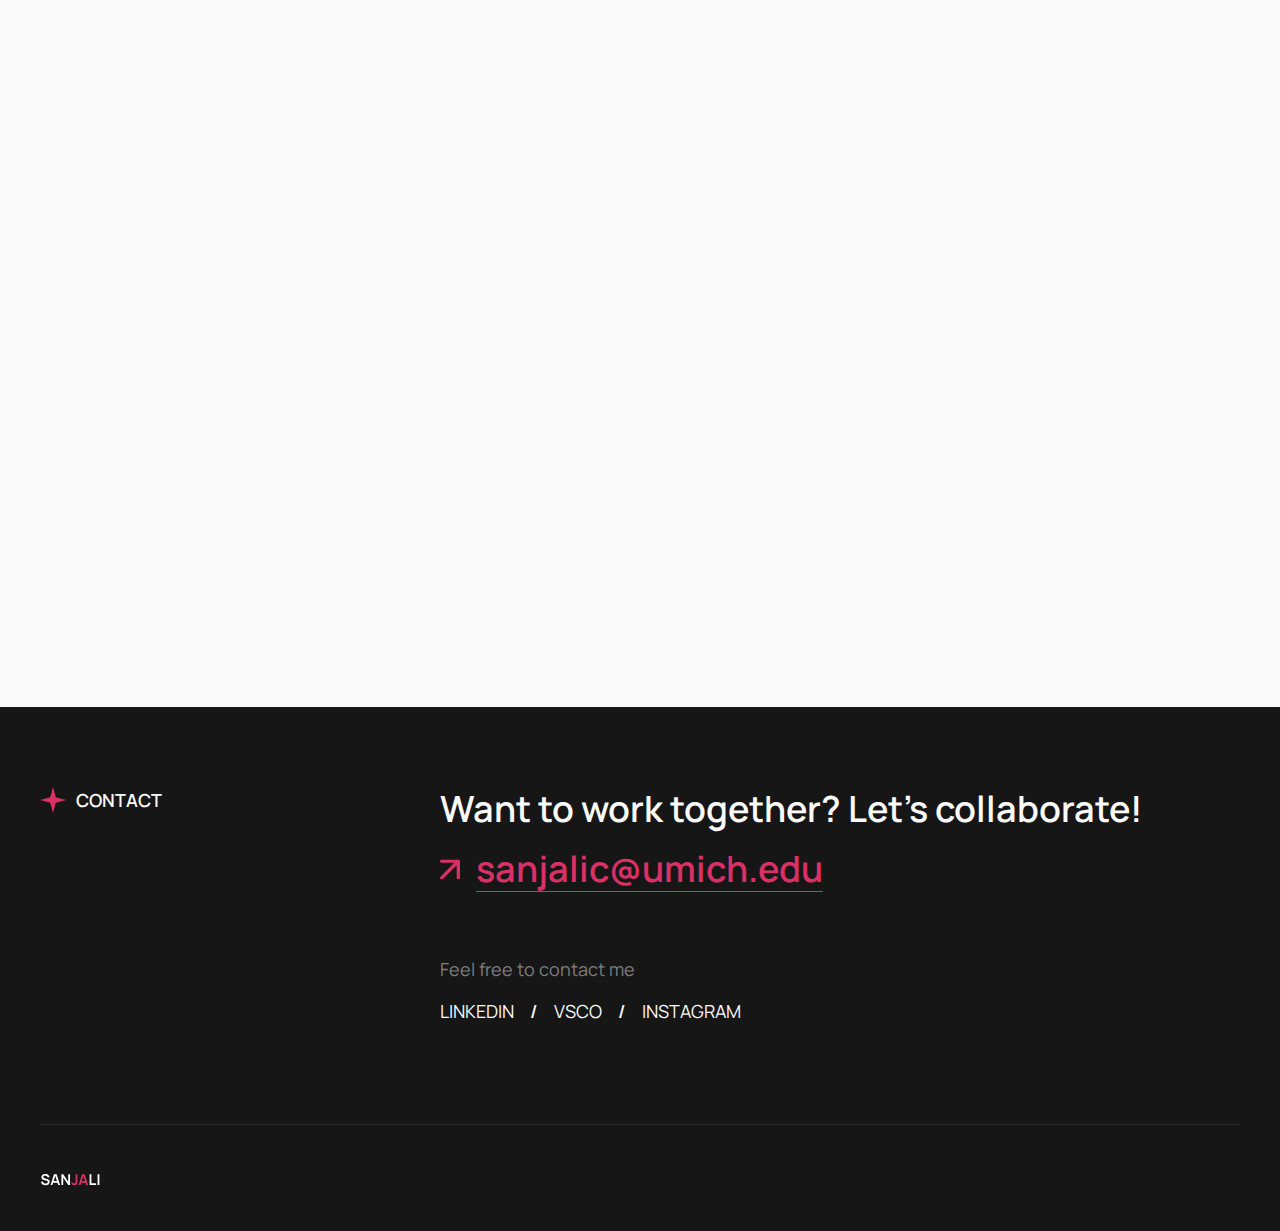
<file: projects/project.html>
<!DOCTYPE html>
<html data-wf-domain="jaylin-template.webflow.io" data-wf-page="635a6a6cc20a8b7f59f374e0"
    data-wf-site="635a318b0dcb355eb5b23bef" data-wf-status="1" class=" w-mod-js">

<head>
    <meta charset="utf-8">
    <title>Projects - Sanjali's Portfolio</title>
    <meta
        content="Meet Jaylin! Jaylin is a minimalistic and elegant Webflow Portfolio HTML Template. Home, About, Projects, CMS and lovely animations are here!"
        name="description">
    <meta content="Projects - Jaylin Portfolio Webflow HTML Template" property="og:title">
    <meta
        content="Meet Jaylin! Jaylin is a minimalistic and elegant Webflow Portfolio HTML Template. Home, About, Projects, CMS and lovely animations are here!"
        property="og:description">
    <meta content="images/6362283b5168c26f7bdb2182_Open%20Graph.jpg" property="og:image">
    <meta content="Projects - Jaylin Portfolio Webflow HTML Template" property="twitter:title">
    <meta
        content="Meet Jaylin! Jaylin is a minimalistic and elegant Webflow Portfolio HTML Template. Home, About, Projects, CMS and lovely animations are here!"
        property="twitter:description">
    <meta content="https://assets.website-files.com/635a318b0dcb355eb5b23bef/6362283b5168c26f7bdb2182_Open%20Graph.jpg"
        property="twitter:image">
    <meta property="og:type" content="website">
    <meta content="summary_large_image" name="twitter:card">
    <meta content="width=device-width, initial-scale=1" name="viewport">
    <meta content="Webflow" name="generator">
    <link href="css/jaylin-template.webflow.334634597.css" rel="stylesheet" type="text/css">
    <style>
        @media (min-width:992px) {
            html.w-mod-js:not(.w-mod-ix) [data-w-id="d78731fd-e80b-1ffc-64d5-6e709e05ac60"] {
                background-color: rgb(244, 244, 244);
            }

            html.w-mod-js:not(.w-mod-ix) [data-w-id="166651b8-c971-6e27-47da-ec36bae2c416"] {
                opacity: 0;
                -webkit-transform: translate3d(0, 0, 0) scale3d(1, 1, 1) rotateX(0) rotateY(0) rotateZ(-45deg) skew(0, 0);
                -moz-transform: translate3d(0, 0, 0) scale3d(1, 1, 1) rotateX(0) rotateY(0) rotateZ(-45deg) skew(0, 0);
                -ms-transform: translate3d(0, 0, 0) scale3d(1, 1, 1) rotateX(0) rotateY(0) rotateZ(-45deg) skew(0, 0);
                transform: translate3d(0, 0, 0) scale3d(1, 1, 1) rotateX(0) rotateY(0) rotateZ(-45deg) skew(0, 0);
            }

            html.w-mod-js:not(.w-mod-ix) [data-w-id="66dd5fc6-900d-0f80-7478-0ecbda5407b3"] {
                -webkit-transform: translate3d(0, 48px, 0) scale3d(0.6, 0.6, 1) rotateX(0) rotateY(0) rotateZ(0) skew(0, 0);
                -moz-transform: translate3d(0, 48px, 0) scale3d(0.6, 0.6, 1) rotateX(0) rotateY(0) rotateZ(0) skew(0, 0);
                -ms-transform: translate3d(0, 48px, 0) scale3d(0.6, 0.6, 1) rotateX(0) rotateY(0) rotateZ(0) skew(0, 0);
                transform: translate3d(0, 48px, 0) scale3d(0.6, 0.6, 1) rotateX(0) rotateY(0) rotateZ(0) skew(0, 0);
                opacity: 1;
            }
        }

        @media (max-width:991px) and (min-width:768px) {
            html.w-mod-js:not(.w-mod-ix) [data-w-id="66dd5fc6-900d-0f80-7478-0ecbda5407b3"] {
                -webkit-transform: translate3d(0, 48px, 0) scale3d(0.6, 0.6, 1) rotateX(0) rotateY(0) rotateZ(0) skew(0, 0);
                -moz-transform: translate3d(0, 48px, 0) scale3d(0.6, 0.6, 1) rotateX(0) rotateY(0) rotateZ(0) skew(0, 0);
                -ms-transform: translate3d(0, 48px, 0) scale3d(0.6, 0.6, 1) rotateX(0) rotateY(0) rotateZ(0) skew(0, 0);
                transform: translate3d(0, 48px, 0) scale3d(0.6, 0.6, 1) rotateX(0) rotateY(0) rotateZ(0) skew(0, 0);
                opacity: 1;
            }
        }

        @media (max-width:767px) and (min-width:480px) {
            html.w-mod-js:not(.w-mod-ix) [data-w-id="66dd5fc6-900d-0f80-7478-0ecbda5407b3"] {
                -webkit-transform: translate3d(0, 48px, 0) scale3d(0.6, 0.6, 1) rotateX(0) rotateY(0) rotateZ(0) skew(0, 0);
                -moz-transform: translate3d(0, 48px, 0) scale3d(0.6, 0.6, 1) rotateX(0) rotateY(0) rotateZ(0) skew(0, 0);
                -ms-transform: translate3d(0, 48px, 0) scale3d(0.6, 0.6, 1) rotateX(0) rotateY(0) rotateZ(0) skew(0, 0);
                transform: translate3d(0, 48px, 0) scale3d(0.6, 0.6, 1) rotateX(0) rotateY(0) rotateZ(0) skew(0, 0);
                opacity: 1;
            }
        }
    </style>
    <link href="https://fonts.googleapis.com" rel="preconnect">
    <link href="https://fonts.gstatic.com" rel="preconnect" crossorigin="anonymous">
    <script src="js/webfont.js" type="text/javascript"></script>
    <script type="text/javascript">WebFont.load({ google: { families: ["Manrope:regular,500,600,700,800"] } });</script>
    <!--[if lt IE 9]><script src="https://cdnjs.cloudflare.com/ajax/libs/html5shiv/3.7.3/html5shiv.min.js" type="text/javascript"></script><![endif]-->
    <script
        type="text/javascript">!function (o, c) { var n = c.documentElement, t = " w-mod-"; n.className += t + "js", ("ontouchstart" in o || o.DocumentTouch && c instanceof DocumentTouch) && (n.className += t + "touch") }(window, document);</script>
    <link href="../images/favicon.svg" rel="shortcut icon" type="image/x-icon">
    <link href="../images/favicon.svg rel=" apple-touch-icon">
</head>

<body>
    <div data-animation="default" data-collapse="medium" data-duration="400" data-easing="ease" data-easing2="ease"
        role="banner" class="navigation w-nav">
        <div class="container-navigation"><a href="/" class="nav-logo-link w-nav-brand"><img
                    src="../fonts/635a826f04fcf6850fb9fea7_Logo.svg" loading="lazy" alt class="nav-logo-image"></a>
            <nav role="navigation" class="nav-menu w-nav-menu"><a href="../about/about.html"
                    class="nav-link w-nav-link">About</a><a href="../projects/project.html" aria-current="page"
                    class="nav-link w-nav-link w--current">Projects</a><a
                    href="#w-node-_6d6b443f-9cd9-b57f-b972-d3f222eae89f-22eae897"
                    class="nav-link w-nav-link">Contacts</a>
                <div class="nav-buttons-wrapper"><a href="mailto:sanjalic@umich.edu"
                        class="link w-inline-block">
                        <div>sanjalic@umich.edu</div>
                        <div class="link-border"></div>
                    </a></div>
            </nav>
            <div class="nav-menu-button w-nav-button">
                <div class="nav-menu-burger-icon w-embed"><svg width="24" height="24" viewBox="0 0 24 24" fill="none"
                        xmlns="http://www.w3.org/2000/svg">
                        <rect x="4" y="6" width="16" height="2" rx="1" fill="currentColor" />
                        <rect x="4" y="11" width="16" height="2" rx="1" fill="currentColor" />
                        <rect x="4" y="16" width="16" height="2" rx="1" fill="currentColor" />
                    </svg></div>
            </div>
        </div>
    </div>
    <div class="page-padding all-projects">
        <div class="section projects">
            <div class="container-huge">
                <h1 data-w-id="4a4431d1-33b3-13ec-9066-0458f5f2c58c"
                        style="-webkit-transform:translate3d(0, 20px, 0) scale3d(1, 1, 1) rotateX(0) rotateY(0) rotateZ(0) skew(0, 0);-moz-transform:translate3d(0, 20px, 0) scale3d(1, 1, 1) rotateX(0) rotateY(0) rotateZ(0) skew(0, 0);-ms-transform:translate3d(0, 20px, 0) scale3d(1, 1, 1) rotateX(0) rotateY(0) rotateZ(0) skew(0, 0);transform:translate3d(0, 20px, 0) scale3d(1, 1, 1) rotateX(0) rotateY(0) rotateZ(0) skew(0, 0);opacity:0"
                        class="text-align-center all-projects">Featured Projects</h1>
                <div class="pprojects-page-wrap>
                    
                    <div data-current="Tab 1" data-easing="ease" data-duration-in="300" data-duration-out="100"
                        class="projects-page-tabs w-tabs">
                        <div data-w-id="a95c8922-e198-eb9c-da79-b4199013da6f"></div>
                        <div class="projects-page-tabs-content w-tab-content">
                            <div data-w-tab="Tab 1" class="w-tab-pane w--tab-active">
                                <div class="w-dyn-list">
                                    <div data-w-id="8aa9edaf-b492-4fa0-91b0-709c3cbf4c20"
                                        style="-webkit-transform:translate3d(0, 20px, 0) scale3d(1, 1, 1) rotateX(0) rotateY(0) rotateZ(0) skew(0, 0);-moz-transform:translate3d(0, 20px, 0) scale3d(1, 1, 1) rotateX(0) rotateY(0) rotateZ(0) skew(0, 0);-ms-transform:translate3d(0, 20px, 0) scale3d(1, 1, 1) rotateX(0) rotateY(0) rotateZ(0) skew(0, 0);transform:translate3d(0, 20px, 0) scale3d(1, 1, 1) rotateX(0) rotateY(0) rotateZ(0) skew(0, 0);opacity:0"
                                        role="list" class="collection-list-project w-dyn-items">
                                        <div role="listitem" class="collection-item-project w-dyn-item"><a
                                                data-w-id="a897e4fa-6d9b-dd30-0060-c073ba2726b9"
                                                href="/projects/Library/library.html"
                                                class="projects-page-project-card w-inline-block">
                                                <div data-w-id="d78731fd-e80b-1ffc-64d5-6e709e05ac60"
                                                    class="project-card-image-area"><img loading="lazy"
                                                        src="images/635a7243ccf682a9666d6ac2_NFT%20Avatars.png" alt
                                                        sizes="(max-width: 479px) 74vw, (max-width: 991px) 38vw, 30vw"
                                                        srcset="images/635a7243ccf682a9666d6ac2_NFT%20Avatars-p-500.png 500w, images/635a7243ccf682a9666d6ac2_NFT%20Avatars.png 992w"
                                                        class="cover-image">
                                                    
                                                </div>
                                                <div class="project-card-info-area">
                                                    <h2 class="heading-large">Library Management System </h2>
                                                    <p>A way for the students of NMIMS University to virtually access
                                                        all the resources of the college library.
                                                    </p>
                                                </div>
                                                <div class="project-card-tag-area">

                                                    <div class="text-size-caption text-style-regular tag">2021</div>
                                                </div>
                                            </a></div>

                                        <div role="listitem" class="collection-item-project w-dyn-item"><a
                                                data-w-id="a897e4fa-6d9b-dd30-0060-c073ba2726b9"
                                                href="/projects/Health/health.html"
                                                class="projects-page-project-card w-inline-block">
                                                <div data-w-id="d78731fd-e80b-1ffc-64d5-6e709e05ac60"
                                                    class="project-card-image-area"><img loading="lazy"
                                                        src="images/healthcover.png" alt
                                                        sizes="(max-width: 479px) 74vw, (max-width: 991px) 38vw, 30vw"
                                                        srcset="images/healthcover.png 500w, images/healthcover.png 992w"
                                                        class="cover-image">
                                                    
                                                </div>
                                                <div class="project-card-info-area">
                                                    <h2 class="heading-large">Health In Time Website</h2>
                                                    <p>A website to keep track of your physical, mental and emotional
                                                        health.
                                                    </p>
                                                </div>
                                                <div class="project-card-tag-area">

                                                    <div class="text-size-caption text-style-regular tag">2022</div>
                                                </div>
                                            </a></div>



                                        <div role="listitem" class="collection-item-project w-dyn-item"><a
                                                data-w-id="a897e4fa-6d9b-dd30-0060-c073ba2726b9"
                                                href="/projects/NMIMS/nmims.html"
                                                class="projects-page-project-card w-inline-block">
                                                <div data-w-id="d78731fd-e80b-1ffc-64d5-6e709e05ac60"
                                                    class="project-card-image-area"><img loading="lazy"
                                                        src="images/nmimscover.png" alt
                                                        sizes="(max-width: 479px) 74vw, (max-width: 991px) 38vw, 30vw"
                                                        srcset="images/nmimscover.png 500w, images/nmimscover.png 800w, images/nmimscover.png 992w"
                                                        class="cover-image">
                                                   
                                                </div>
                                                <div class="project-card-info-area">
                                                    <h2 class="heading-large">NMIMS Application</h2>
                                                    <p>The application aims at maximizing the university experience for
                                                        the students of NMIMS University, India.
                                                    </p>
                                                </div>
                                                <div class="project-card-tag-area">

                                                    <div class="text-size-caption text-style-regular tag">2021</div>
                                                </div>
                                            </a></div>


                                        <div role="listitem" class="collection-item-project w-dyn-item"><a
                                                data-w-id="a897e4fa-6d9b-dd30-0060-c073ba2726b9"
                                                href="/projects/plix/plix.html"
                                                class="projects-page-project-card w-inline-block">
                                                <div data-w-id="d78731fd-e80b-1ffc-64d5-6e709e05ac60"
                                                    class="project-card-image-area"><img loading="lazy"
                                                        src="images/healthplixcoverout.png" alt
                                                        sizes="(max-width: 479px) 74vw, (max-width: 991px) 38vw, 30vw"
                                                        srcset="images/healthplixcoverout.png 500w, images/healthplixcoverout.png 992w"
                                                        class="cover-image">
                                                   
                                                </div>
                                                <div class="project-card-info-area">
                                                    <h2 class="heading-large">UX Design Internship - HealthPlix
                                                        Technologies</h2>
                                                    <p>Projects from my summer internship at HealthPlix Technologies Pvt
                                                        Ltd at Bangalore, India as a UX Design Intern.
                                                    </p>
                                                </div>
                                                <div class="project-card-tag-area">

                                                    <div class="text-size-caption text-style-regular tag">2022</div>
                                                </div>
                                            </a></div>


                                        <div role="listitem" class="collection-item-project w-dyn-item"><a
                                                data-w-id="a897e4fa-6d9b-dd30-0060-c073ba2726b9"
                                                href="/projects/Zuri/zuri.html"
                                                class="projects-page-project-card w-inline-block">
                                                <div data-w-id="d78731fd-e80b-1ffc-64d5-6e709e05ac60"
                                                    class="project-card-image-area"><img loading="lazy"
                                                        src="images/635a715ef800bb9fc875b075_Olymp-p-500.png" alt
                                                        sizes="(max-width: 479px) 74vw, (max-width: 991px) 38vw, 30vw"
                                                        srcset="images/635a715ef800bb9fc875b075_Olymp-p-500.png 500w, images/635a715ef800bb9fc875b075_Olymp-p-500.png 800w, images/635a715ef800bb9fc875b075_Olymp-p-500.png 992w"
                                                        class="cover-image">
                                                    
                                                </div>
                                                <div class="project-card-info-area">
                                                    <h2 class="heading-large">i4G x Zuri Scholarship Program</h2>
                                                    <p>Projects from my Scholarship Training program, i4G x Zuri
                                                        Scholarship, under the Product Design Track.
                                                    </p>
                                                </div>
                                                <div class="project-card-tag-area">

                                                    <div class="text-size-caption text-style-regular tag">2022</div>
                                                </div>
                                            </a></div>

                                    </div>
                                </div>
                            </div>
                            <div data-w-tab="Tab 2" class="w-tab-pane">
                                <div class="w-dyn-list">
                                    <div role="list" class="collection-list-project w-dyn-items">
                                        <div role="listitem" class="collection-item-project w-dyn-item"><a
                                                data-w-id="e5abc7d8-5e10-ae18-00aa-8fb419c4d47e" href="/projects/thor"
                                                class="projects-page-project-card w-inline-block">
                                                <div style="background-color:rgb(244,244,244)"
                                                    class="project-card-image-area"><img loading="lazy"
                                                        src="images/635a71ac4b79fbe38fd8e23b_Thor.png" alt
                                                        sizes="(max-width: 479px) 74vw, (max-width: 991px) 38vw, 30vw"
                                                        srcset="images/635a71ac4b79fbe38fd8e23b_Thor-p-500.png 500w, images/635a71ac4b79fbe38fd8e23b_Thor.png 992w"
                                                        class="cover-image">
                                                    <div style="opacity:0;-webkit-transform:translate3d(0, 0, 0) scale3d(1, 1, 1) rotateX(0) rotateY(0) rotateZ(-45deg) skew(0, 0);-moz-transform:translate3d(0, 0, 0) scale3d(1, 1, 1) rotateX(0) rotateY(0) rotateZ(-45deg) skew(0, 0);-ms-transform:translate3d(0, 0, 0) scale3d(1, 1, 1) rotateX(0) rotateY(0) rotateZ(-45deg) skew(0, 0);transform:translate3d(0, 0, 0) scale3d(1, 1, 1) rotateX(0) rotateY(0) rotateZ(-45deg) skew(0, 0)"
                                                        class="icon-80px primary absolute center"><img loading="lazy"
                                                            src="fonts/635e73db1407d83935c68e79_Vector.svg" alt></div>
                                                </div>
                                                <div class="project-card-info-area">
                                                    <h3>Thor</h3>
                                                    <p>Nunc vehicula purus massa, vel lobortis purus vestibulum quis.
                                                        Cras ipsum erat, porta nec tincidunt quis, fringilla ut turpis.
                                                    </p>
                                                </div>
                                                <div class="project-card-tag-area">
                                                    <div class="text-size-caption text-style-regular tag">UX/UI Design
                                                    </div>
                                                    <div class="text-size-caption text-style-regular tag">2019</div>
                                                </div>
                                            </a></div>
                                        <div role="listitem" class="collection-item-project w-dyn-item"><a
                                                data-w-id="e5abc7d8-5e10-ae18-00aa-8fb419c4d47e" href="/projects/knock"
                                                class="projects-page-project-card w-inline-block">
                                                <div style="background-color:rgb(244,244,244)"
                                                    class="project-card-image-area"><img loading="lazy"
                                                        src="images/635a6eb8e14b8d0f4594f91b_Knock.png" alt
                                                        sizes="(max-width: 479px) 74vw, (max-width: 991px) 38vw, 30vw"
                                                        srcset="images/635a6eb8e14b8d0f4594f91b_Knock-p-500.png 500w, images/635a6eb8e14b8d0f4594f91b_Knock-p-800.png 800w, images/635a6eb8e14b8d0f4594f91b_Knock.png 992w"
                                                        class="cover-image">
                                                    <div style="opacity:0;-webkit-transform:translate3d(0, 0, 0) scale3d(1, 1, 1) rotateX(0) rotateY(0) rotateZ(-45deg) skew(0, 0);-moz-transform:translate3d(0, 0, 0) scale3d(1, 1, 1) rotateX(0) rotateY(0) rotateZ(-45deg) skew(0, 0);-ms-transform:translate3d(0, 0, 0) scale3d(1, 1, 1) rotateX(0) rotateY(0) rotateZ(-45deg) skew(0, 0);transform:translate3d(0, 0, 0) scale3d(1, 1, 1) rotateX(0) rotateY(0) rotateZ(-45deg) skew(0, 0)"
                                                        class="icon-80px primary absolute center"><img loading="lazy"
                                                            src="fonts/635e73db1407d83935c68e79_Vector.svg" alt></div>
                                                </div>
                                                <div class="project-card-info-area">
                                                    <h3>Knock</h3>
                                                    <p>Nunc vehicula purus massa, vel lobortis purus vestibulum quis.
                                                        Cras ipsum erat, porta nec tincidunt quis, fringilla ut turpis.
                                                    </p>
                                                </div>
                                                <div class="project-card-tag-area">
                                                    <div class="text-size-caption text-style-regular tag">UX/UI Design
                                                    </div>
                                                    <div class="text-size-caption text-style-regular tag">2022</div>
                                                </div>
                                            </a></div>
                                    </div>
                                </div>
                            </div>
                            <div data-w-tab="Tab 3" class="w-tab-pane">
                                <div class="w-dyn-list">
                                    <div role="list" class="collection-list-project w-dyn-items">
                                        <div role="listitem" class="collection-item-project w-dyn-item"><a
                                                data-w-id="7745500b-657b-eda1-d688-465370bc99bd"
                                                href="/projects/keerowa"
                                                class="projects-page-project-card w-inline-block">
                                                <div style="background-color:rgb(244,244,244)"
                                                    class="project-card-image-area"><img loading="lazy"
                                                        src="images/635a71ef4b79fb6522d8e503_Keerowa.png" alt
                                                        sizes="(max-width: 479px) 74vw, (max-width: 991px) 38vw, 30vw"
                                                        srcset="images/635a71ef4b79fb6522d8e503_Keerowa-p-500.png 500w, images/635a71ef4b79fb6522d8e503_Keerowa-p-800.png 800w, images/635a71ef4b79fb6522d8e503_Keerowa.png 992w"
                                                        class="cover-image">
                                                    <div style="opacity:0;-webkit-transform:translate3d(0, 0, 0) scale3d(1, 1, 1) rotateX(0) rotateY(0) rotateZ(-45deg) skew(0, 0);-moz-transform:translate3d(0, 0, 0) scale3d(1, 1, 1) rotateX(0) rotateY(0) rotateZ(-45deg) skew(0, 0);-ms-transform:translate3d(0, 0, 0) scale3d(1, 1, 1) rotateX(0) rotateY(0) rotateZ(-45deg) skew(0, 0);transform:translate3d(0, 0, 0) scale3d(1, 1, 1) rotateX(0) rotateY(0) rotateZ(-45deg) skew(0, 0)"
                                                        class="icon-80px primary absolute center"><img loading="lazy"
                                                            src="fonts/635e73db1407d83935c68e79_Vector.svg" alt></div>
                                                </div>
                                                <div class="project-card-info-area">
                                                    <h3>Keerowa</h3>
                                                    <p>Nunc vehicula purus massa, vel lobortis purus vestibulum quis.
                                                        Cras ipsum erat, porta nec tincidunt quis, fringilla ut turpis.
                                                    </p>
                                                </div>
                                                <div class="project-card-tag-area">
                                                    <div class="text-size-caption text-style-regular tag">Motion Design
                                                    </div>
                                                    <div class="text-size-caption text-style-regular tag">2018</div>
                                                </div>
                                            </a></div>
                                    </div>
                                </div>
                            </div>
                            <div data-w-tab="Tab 4" class="w-tab-pane">
                                <div class="w-dyn-list">
                                    <div role="list" class="collection-list-project w-dyn-items">
                                        <div role="listitem" class="collection-item-project w-dyn-item"><a
                                                data-w-id="85bd425e-a500-2d43-412f-6adbf06e21e0"
                                                href="/projects/nft-avatars"
                                                class="projects-page-project-card w-inline-block">
                                                <div style="background-color:rgb(244,244,244)"
                                                    class="project-card-image-area"><img loading="lazy"
                                                        src="images/635a7243ccf682a9666d6ac2_NFT%20Avatars.png" alt
                                                        sizes="(max-width: 479px) 74vw, (max-width: 991px) 38vw, 30vw"
                                                        srcset="images/635a7243ccf682a9666d6ac2_NFT%20Avatars-p-500.png 500w, images/635a7243ccf682a9666d6ac2_NFT%20Avatars.png 992w"
                                                        class="cover-image">
                                                    <div style="opacity:0;-webkit-transform:translate3d(0, 0, 0) scale3d(1, 1, 1) rotateX(0) rotateY(0) rotateZ(-45deg) skew(0, 0);-moz-transform:translate3d(0, 0, 0) scale3d(1, 1, 1) rotateX(0) rotateY(0) rotateZ(-45deg) skew(0, 0);-ms-transform:translate3d(0, 0, 0) scale3d(1, 1, 1) rotateX(0) rotateY(0) rotateZ(-45deg) skew(0, 0);transform:translate3d(0, 0, 0) scale3d(1, 1, 1) rotateX(0) rotateY(0) rotateZ(-45deg) skew(0, 0)"
                                                        class="icon-80px primary absolute center"><img loading="lazy"
                                                            src="fonts/635e73db1407d83935c68e79_Vector.svg" alt></div>
                                                </div>
                                                <div class="project-card-info-area">
                                                    <h3>NFT Avatars</h3>
                                                    <p>Nunc vehicula purus massa, vel lobortis purus vestibulum quis.
                                                        Cras ipsum erat, porta nec tincidunt quis, fringilla ut turpis.
                                                    </p>
                                                </div>
                                                <div class="project-card-tag-area">
                                                    <div class="text-size-caption text-style-regular tag">Branding</div>
                                                    <div class="text-size-caption text-style-regular tag">2016</div>
                                                </div>
                                            </a></div>
                                        <div role="listitem" class="collection-item-project w-dyn-item"><a
                                                data-w-id="85bd425e-a500-2d43-412f-6adbf06e21e0" href="/projects/olymp"
                                                class="projects-page-project-card w-inline-block">
                                                <div style="background-color:rgb(244,244,244)"
                                                    class="project-card-image-area"><img loading="lazy"
                                                        src="images/635a715ef800bb9fc875b075_Olymp.png" alt
                                                        sizes="(max-width: 479px) 74vw, (max-width: 991px) 38vw, 30vw"
                                                        srcset="images/635a715ef800bb9fc875b075_Olymp-p-500.png 500w, images/635a715ef800bb9fc875b075_Olymp-p-800.png 800w, images/635a715ef800bb9fc875b075_Olymp.png 992w"
                                                        class="cover-image">
                                                    <div style="opacity:0;-webkit-transform:translate3d(0, 0, 0) scale3d(1, 1, 1) rotateX(0) rotateY(0) rotateZ(-45deg) skew(0, 0);-moz-transform:translate3d(0, 0, 0) scale3d(1, 1, 1) rotateX(0) rotateY(0) rotateZ(-45deg) skew(0, 0);-ms-transform:translate3d(0, 0, 0) scale3d(1, 1, 1) rotateX(0) rotateY(0) rotateZ(-45deg) skew(0, 0);transform:translate3d(0, 0, 0) scale3d(1, 1, 1) rotateX(0) rotateY(0) rotateZ(-45deg) skew(0, 0)"
                                                        class="icon-80px primary absolute center"><img loading="lazy"
                                                            src="fonts/635e73db1407d83935c68e79_Vector.svg" alt></div>
                                                </div>
                                                <div class="project-card-info-area">
                                                    <h3>Olymp</h3>
                                                    <p>Nunc vehicula purus massa, vel lobortis purus vestibulum quis.
                                                        Cras ipsum erat, porta nec tincidunt quis, fringilla ut turpis.
                                                    </p>
                                                </div>
                                                <div class="project-card-tag-area">
                                                    <div class="text-size-caption text-style-regular tag">Branding</div>
                                                    <div class="text-size-caption text-style-regular tag">2019</div>
                                                </div>
                                            </a></div>
                                    </div>
                                </div>
                            </div>
                            <div data-w-tab="Tab 5" class="w-tab-pane">
                                <div class="w-dyn-list">
                                    <div role="list" class="collection-list-project w-dyn-items">
                                        <div role="listitem" class="collection-item-project w-dyn-item"><a
                                                data-w-id="82bbac93-b0c0-a546-5cfc-9152469884ef"
                                                href="/projects/busiland"
                                                class="projects-page-project-card w-inline-block">
                                                <div style="background-color:rgb(244,244,244)"
                                                    class="project-card-image-area"><img loading="lazy"
                                                        src="images/635a70c9e14b8d542b950ae1_Busiland.png" alt
                                                        sizes="(max-width: 479px) 74vw, (max-width: 991px) 38vw, 30vw"
                                                        srcset="images/635a70c9e14b8d542b950ae1_Busiland-p-500.png 500w, images/635a70c9e14b8d542b950ae1_Busiland.png 992w"
                                                        class="cover-image">
                                                    <div style="opacity:0;-webkit-transform:translate3d(0, 0, 0) scale3d(1, 1, 1) rotateX(0) rotateY(0) rotateZ(-45deg) skew(0, 0);-moz-transform:translate3d(0, 0, 0) scale3d(1, 1, 1) rotateX(0) rotateY(0) rotateZ(-45deg) skew(0, 0);-ms-transform:translate3d(0, 0, 0) scale3d(1, 1, 1) rotateX(0) rotateY(0) rotateZ(-45deg) skew(0, 0);transform:translate3d(0, 0, 0) scale3d(1, 1, 1) rotateX(0) rotateY(0) rotateZ(-45deg) skew(0, 0)"
                                                        class="icon-80px primary absolute center"><img loading="lazy"
                                                            src="fonts/635e73db1407d83935c68e79_Vector.svg" alt></div>
                                                </div>
                                                <div class="project-card-info-area">
                                                    <h3>Busiland</h3>
                                                    <p>Nunc vehicula purus massa, vel lobortis purus vestibulum quis.
                                                        Cras ipsum erat, porta nec tincidunt quis, fringilla ut turpis.
                                                    </p>
                                                </div>
                                                <div class="project-card-tag-area">
                                                    <div class="text-size-caption text-style-regular tag">Development
                                                    </div>
                                                    <div class="text-size-caption text-style-regular tag">2021</div>
                                                </div>
                                            </a></div>
                                    </div>
                                </div>
                            </div>
                        </div>
                    </div>
                </div>
            </div>
        </div>
    </div>

    <div class="section footer">
        <div class="container-huge">
            <div class="footer-grid">
                <div id="w-node-_6d6b443f-9cd9-b57f-b972-d3f222eae89a-22eae897" class="footer-title-area">
                    <div class="block-name-title-wrap"><img src="../fonts/635ae76fe3bc1b1e6a889952_Star%203.svg"
                            loading="lazy" id="w-node-_6d6b443f-9cd9-b57f-b972-d3f222eae89c-22eae897" alt
                            class="star-image">
                        <div class="text-size-caption text-color-white">contact</div>
                    </div>
                </div>
                <div id="w-node-_6d6b443f-9cd9-b57f-b972-d3f222eae89f-22eae897" class="footer-content-area">
                    <h2 class="text-color-white margin-bottom margin-xsmall">Want to work together? Let’s collaborate!
                    </h2><a data-w-id="6d6b443f-9cd9-b57f-b972-d3f222eae8a2" href="mailto:sanjalic@umich.edu"
                        class="footer-email-wrap w-inline-block"><img src="../fonts/635ae93f469f131a80914280_Vector.svg"
                            loading="lazy" data-w-id="6d6b443f-9cd9-b57f-b972-d3f222eae8a3"
                            id="w-node-_6d6b443f-9cd9-b57f-b972-d3f222eae8a3-22eae897" alt>
                        <div class="footer-email-div">
                            <div class="heading-xlarge text-color-primary">sanjalic@umich.edu</div>
                            <div class="footer-email-border"></div>
                        </div>
                    </a>
                    <div class="text-size-big text-color-dark margin-bottom margin-xsmall">Feel free to contact me</div>
                    <div class="footer-social-link-wrap"><a href="https://www.linkedin.com/in/sanjali-chandola/"
                            class="footer-social-link text-color-white text-style-uppercase">LinkedIn</a>
                        <div class="text-size-caption text-color-white slash">/</div><a
                            href="https://vsco.co/sanjalichandola"
                            class="footer-social-link text-color-white text-style-uppercase">VSCO</a>
                        <div class="text-size-caption text-color-white slash">/</div><a
                            href="https://www.instagram.com/sanjali.chandola/"
                            class="footer-social-link text-color-white text-style-uppercase">Instagram</a>

                    </div>
                </div>

                <div id="w-node-_6d6b443f-9cd9-b57f-b972-d3f222eae8b9-22eae897" class="footer-divider"></div>
                <div id="w-node-_6d6b443f-9cd9-b57f-b972-d3f222eae8ba-22eae897" class="footer-title-area"><a href="/"
                        class="footer-link-wrap w-inline-block"><img src="../fonts/635ae630007d1cf2a23d881c_Logo.svg"
                            loading="lazy" alt></a></div>
                <div id="w-node-_6d6b443f-9cd9-b57f-b972-d3f222eae8bd-22eae897" class="footer-nav-area">
                    <!-- <div class="footer-nav-link-wrap"><a href="/about/about.html" class="footer-nav-link">About</a><a
                            href="/projects/project.html" aria-current="page"
                            class="footer-nav-link w--current">Projects</a><a
                            href="#w-node-_6d6b443f-9cd9-b57f-b972-d3f222eae89f-22eae897"
                            class="footer-nav-link">Contacts</a></div>
                </div> -->
            </div>
        </div>
    </div>
    <script src="https://d3e54v103j8qbb.cloudfront.net/js/jquery-3.5.1.min.dc5e7f18c8.js?site=635a318b0dcb355eb5b23bef"
        type="text/javascript" crossorigin="anonymous"></script>
    <script src="js/webflow.58046d786.js" type="text/javascript"></script>
    <!--[if lte IE 9]><script src="//cdnjs.cloudflare.com/ajax/libs/placeholders/3.0.2/placeholders.min.js"></script><![endif]-->
</body>

</html>
</file>
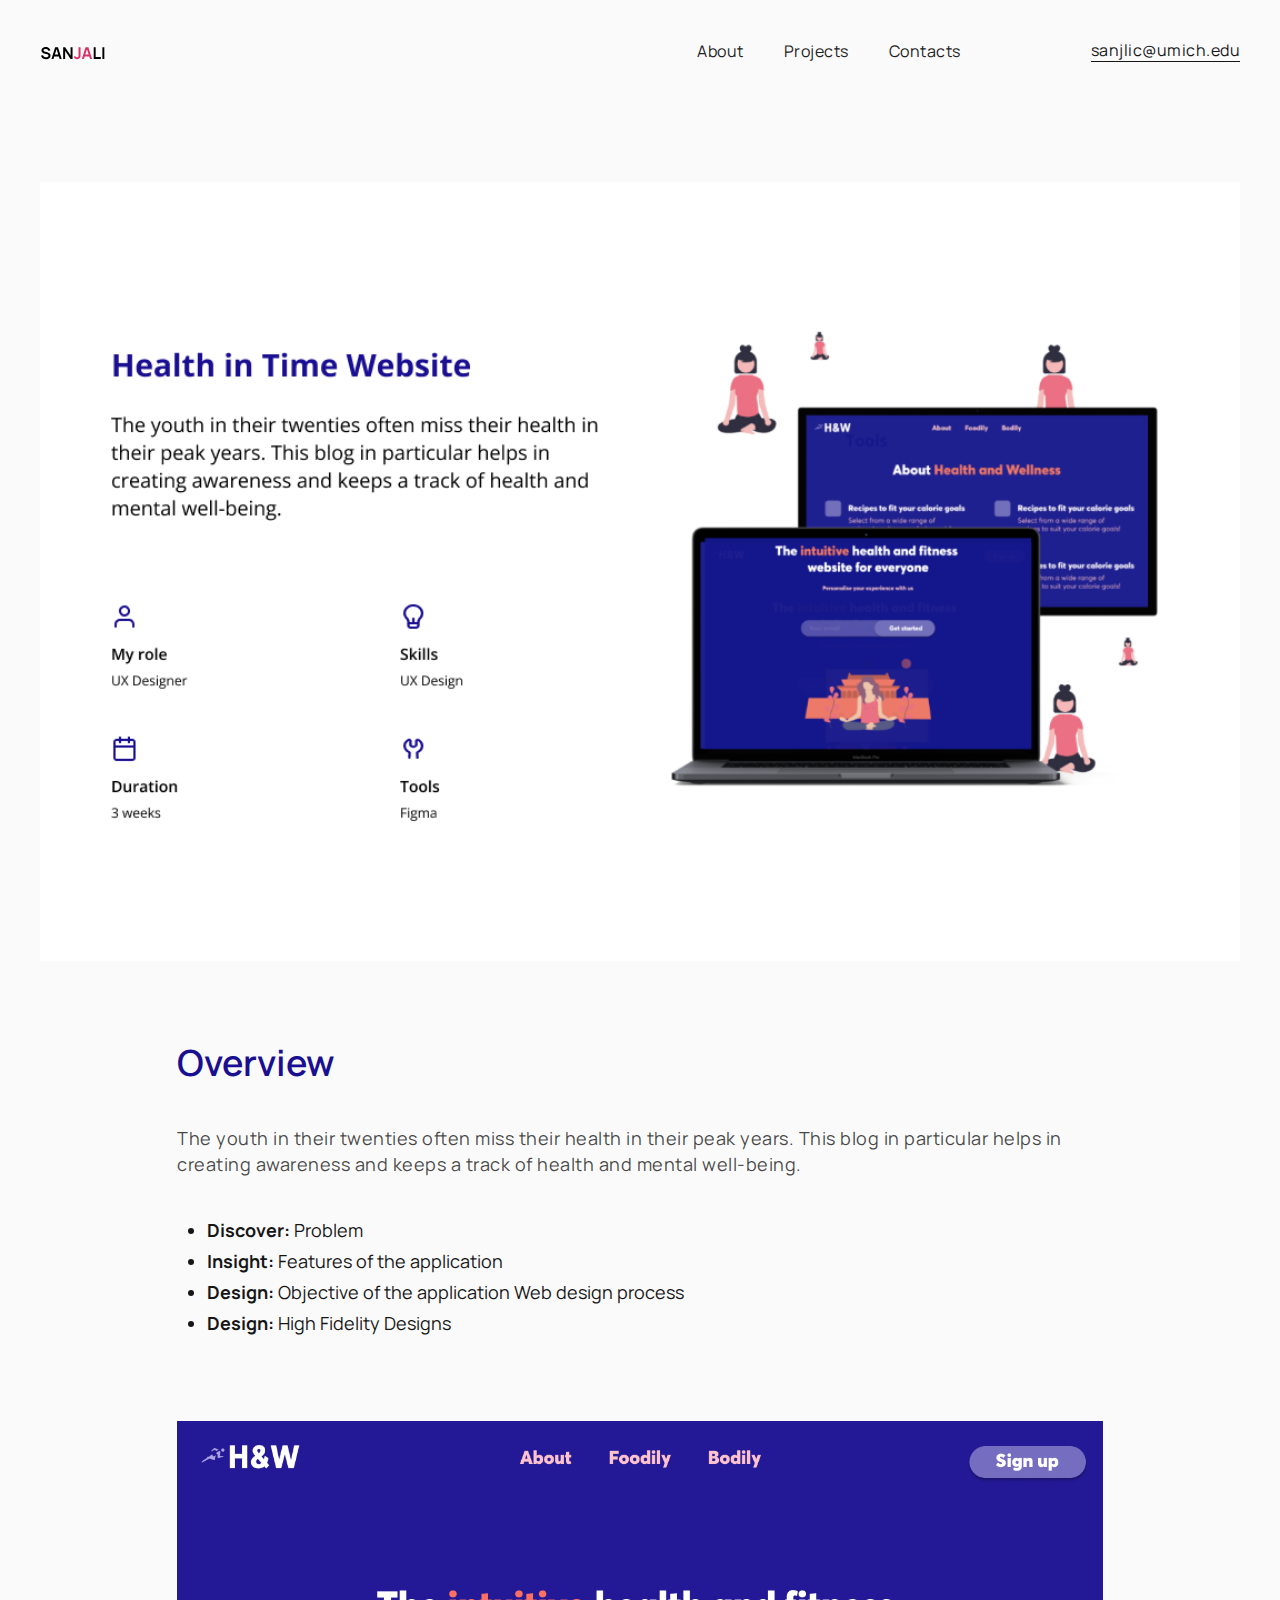
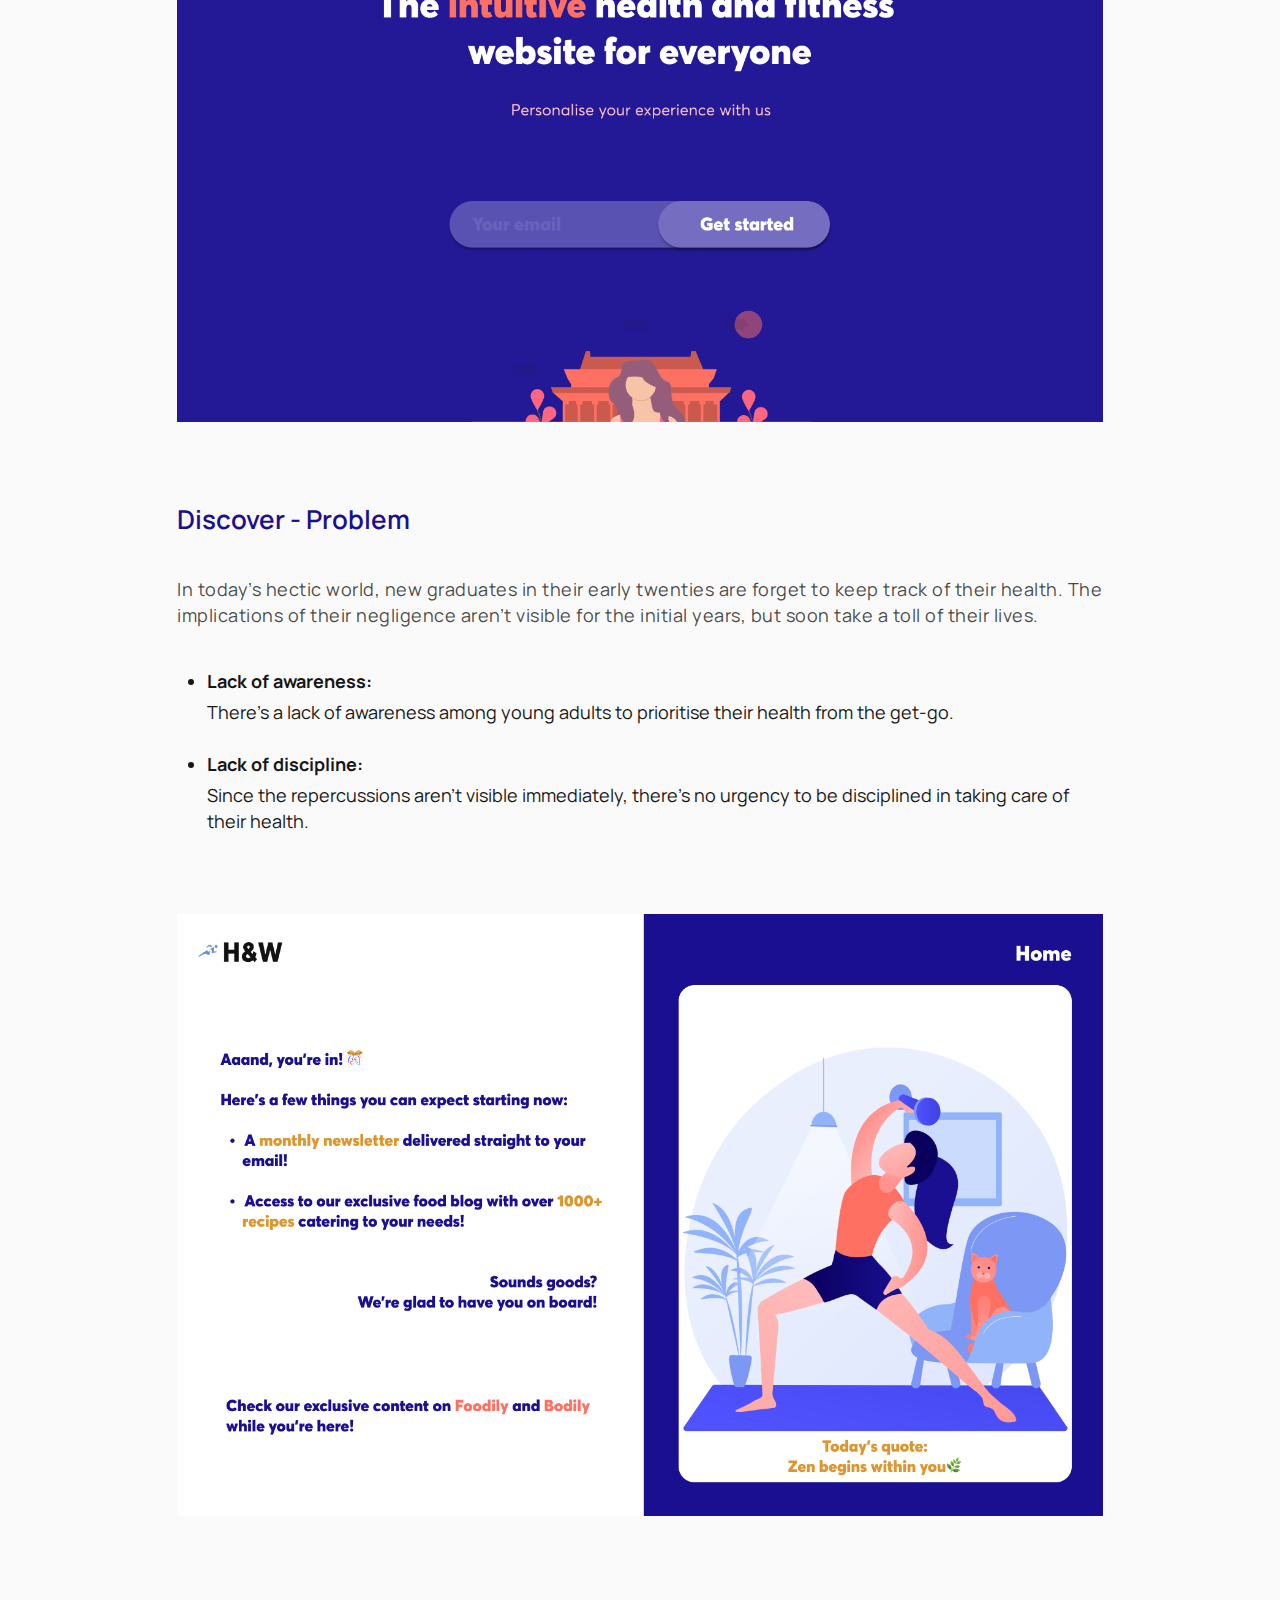
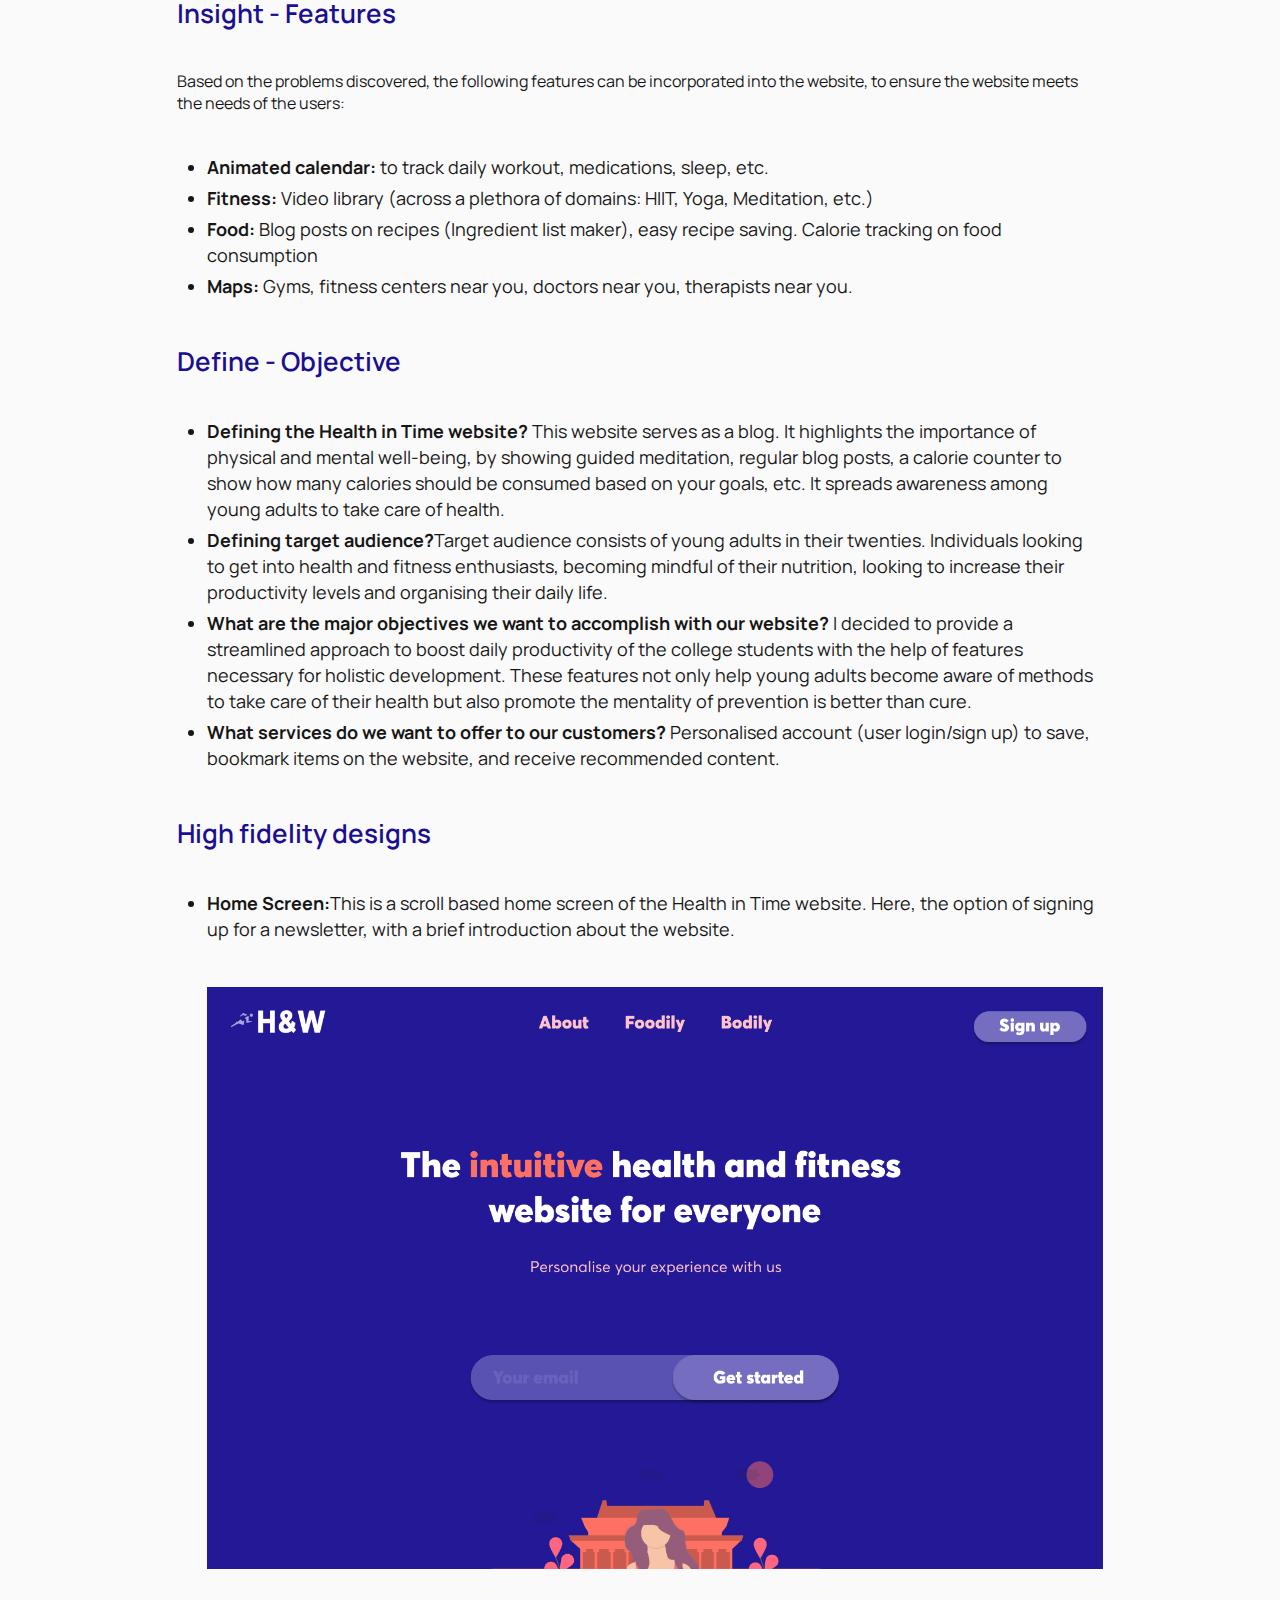
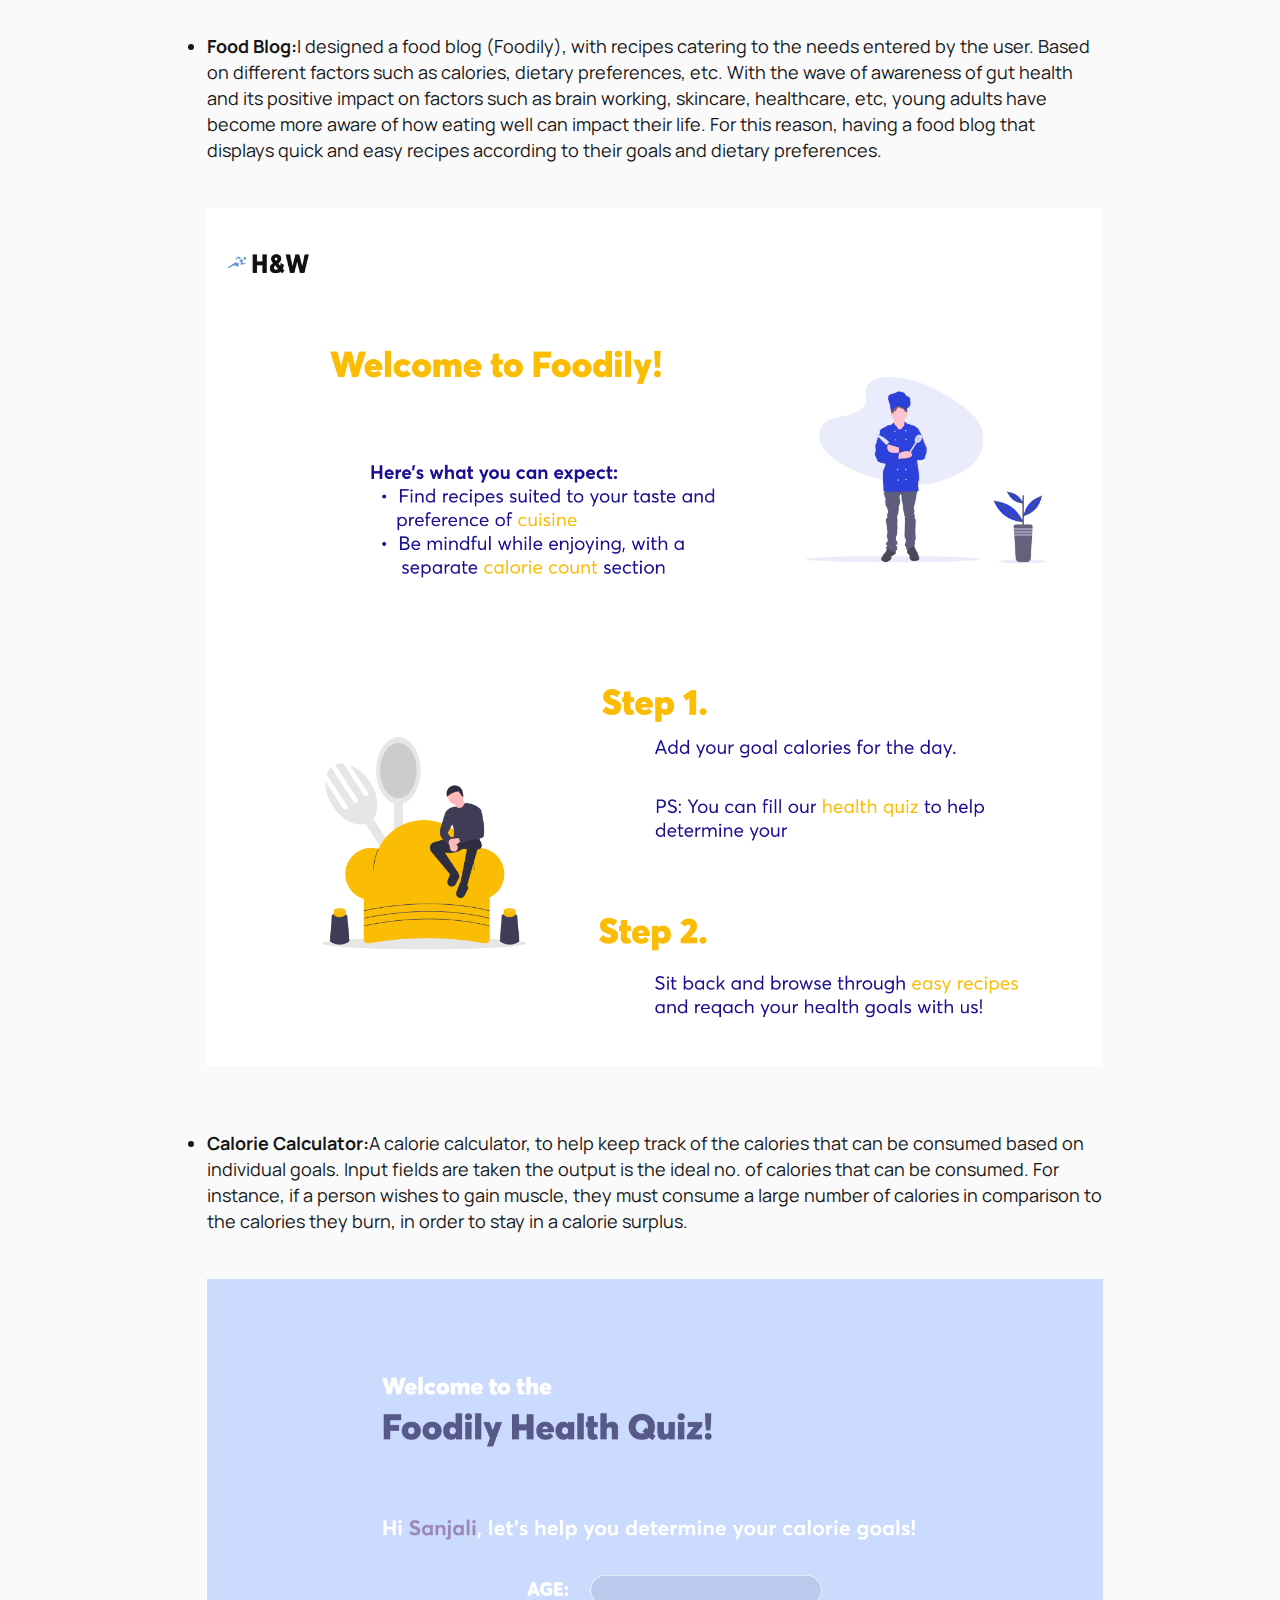
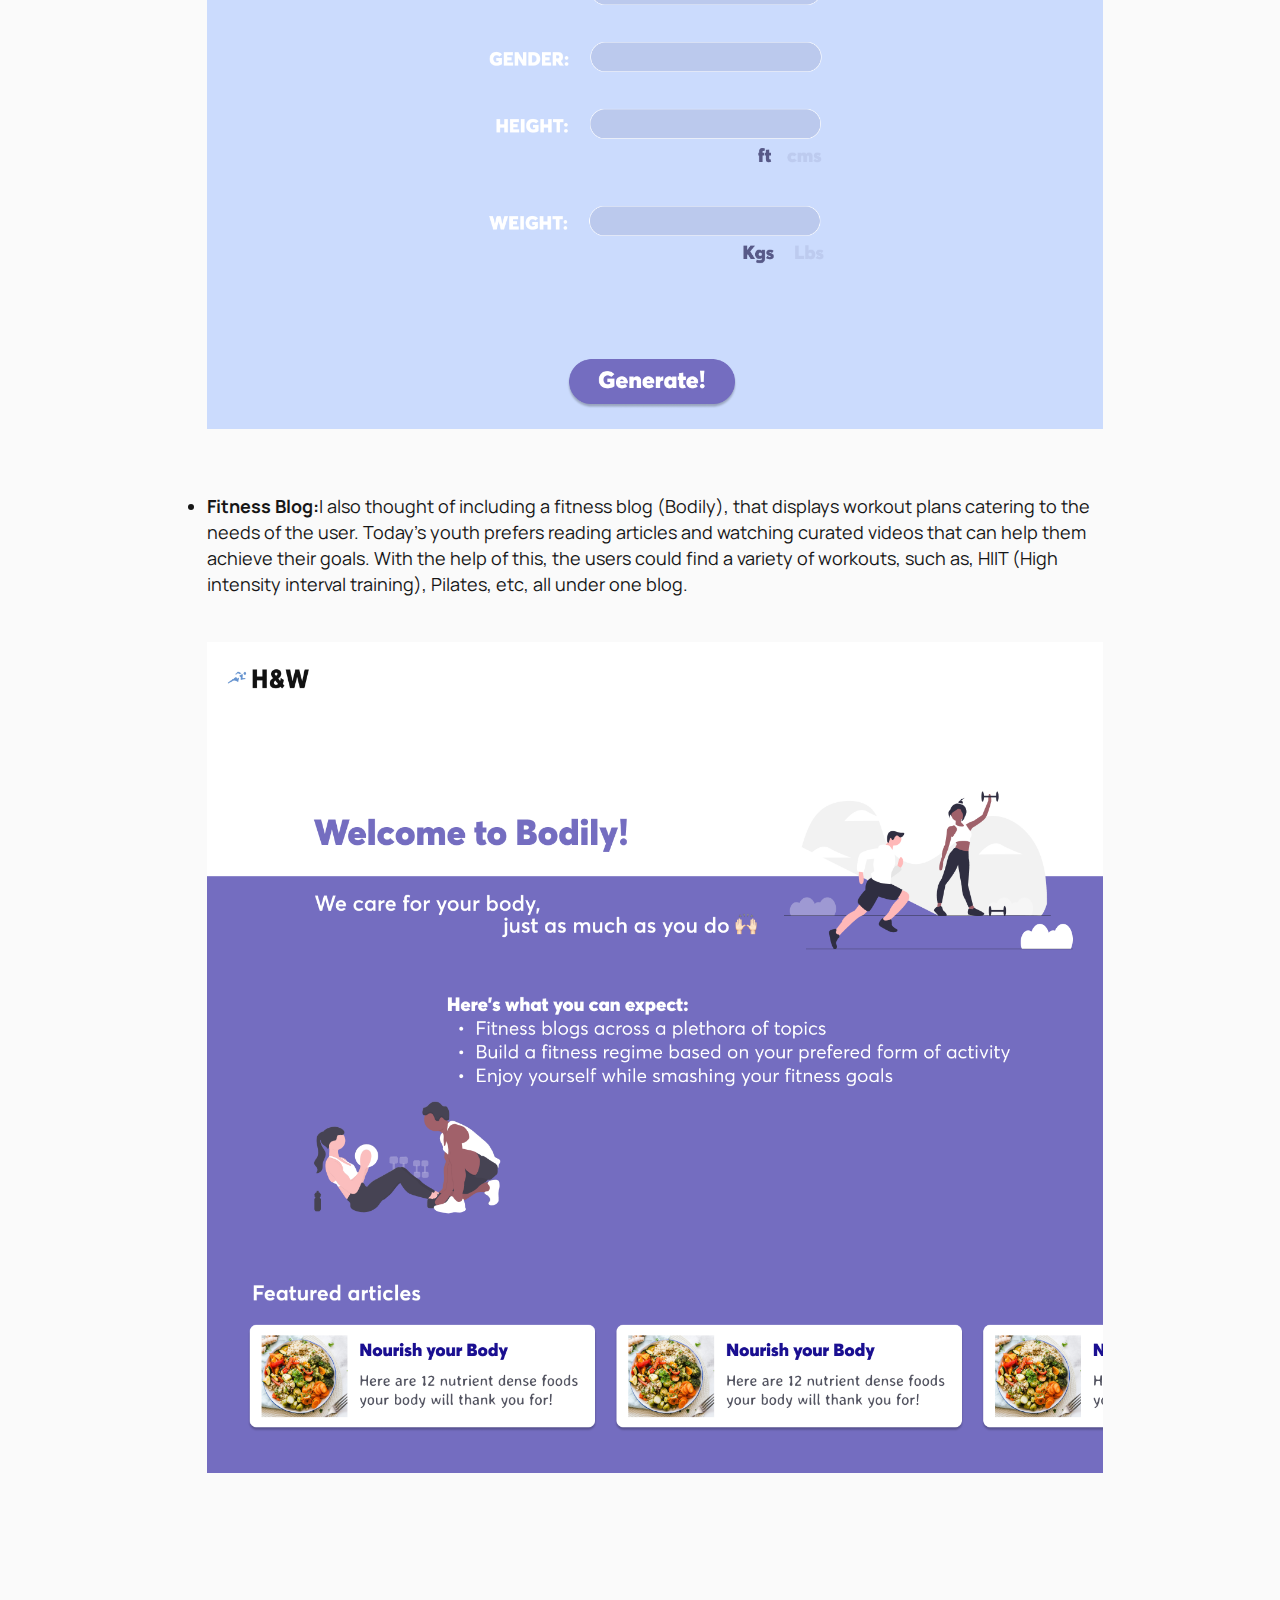
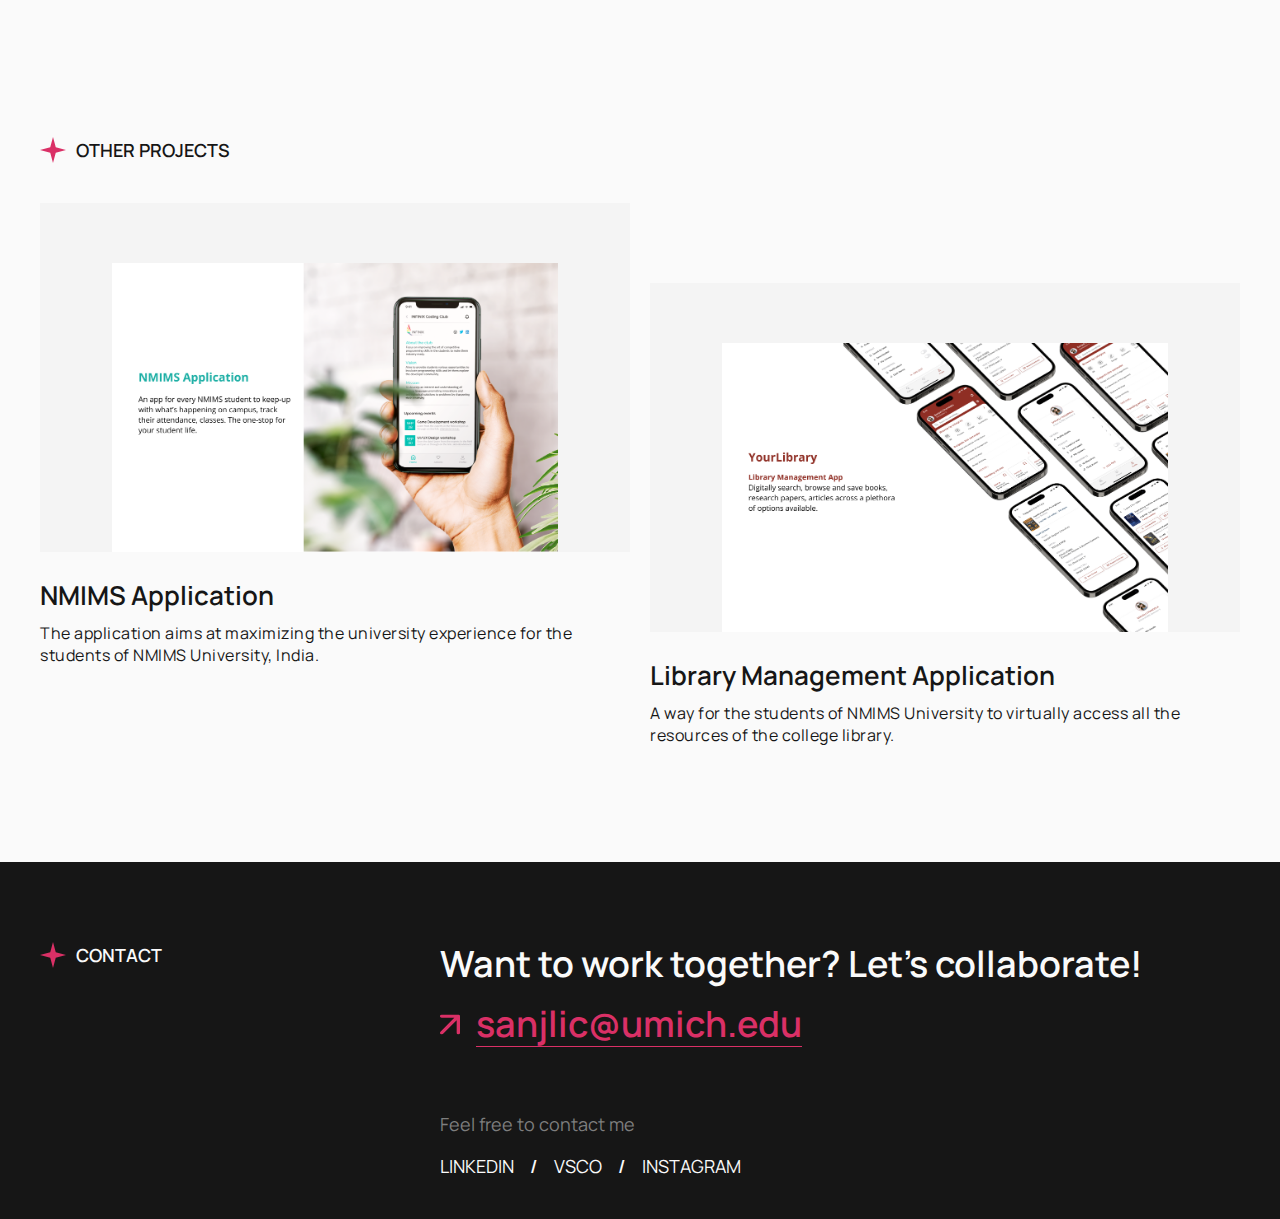
<file: projects/Health/health.html>
<!DOCTYPE html>
<html data-wf-domain="jaylin-template.webflow.io" data-wf-page="635a318b0dcb356fb4b23bf2"
    data-wf-site="635a318b0dcb355eb5b23bef" data-wf-status="1" class=" w-mod-js">

<head>
    <meta charset="utf-8">
    <title>Health In Time Website</title>
    <meta
        content="Meet Jaylin! Jaylin is a minimalistic and elegant Webflow Portfolio HTML Template. Home, About, Projects, CMS and lovely animations are here!"
        name="description">
    <meta content="NFT Avatars" property="og:title">
    <meta
        content="Nunc vehicula purus massa, vel lobortis purus vestibulum quis. Cras ipsum erat, porta nec tincidunt quis, fringilla ut turpis."
        property="og:description">
    <meta content="images/635a723d9c53141539f1f65c_NFT%20Avatars.png" property="og:image">
    <meta content="NFT Avatars" property="twitter:title">
    <meta
        content="Nunc vehicula purus massa, vel lobortis purus vestibulum quis. Cras ipsum erat, porta nec tincidunt quis, fringilla ut turpis."
        property="twitter:description">
    <meta content="https://assets.website-files.com/635a318b0dcb35227ab23bfd/635a723d9c53141539f1f65c_NFT%20Avatars.png"
        property="twitter:image">
    <meta property="og:type" content="website">
    <meta content="summary_large_image" name="twitter:card">
    <meta content="width=device-width, initial-scale=1" name="viewport">
    <meta content="Webflow" name="generator">
    <link href="css/jaylin-template.webflow.334634597.css" rel="stylesheet" type="text/css">
    <style>
        @media (min-width:992px) {
            html.w-mod-js:not(.w-mod-ix) [data-w-id="f1a0b96a-c405-2195-a97d-3d0459b6b3fe"] {
                background-color: rgb(244, 244, 244);
            }

            html.w-mod-js:not(.w-mod-ix) [data-w-id="f1a0b96a-c405-2195-a97d-3d0459b6b400"] {
                opacity: 0;
                -webkit-transform: translate3d(0, 0, 0) scale3d(1, 1, 1) rotateX(0) rotateY(0) rotateZ(-45deg) skew(0, 0);
                -moz-transform: translate3d(0, 0, 0) scale3d(1, 1, 1) rotateX(0) rotateY(0) rotateZ(-45deg) skew(0, 0);
                -ms-transform: translate3d(0, 0, 0) scale3d(1, 1, 1) rotateX(0) rotateY(0) rotateZ(-45deg) skew(0, 0);
                transform: translate3d(0, 0, 0) scale3d(1, 1, 1) rotateX(0) rotateY(0) rotateZ(-45deg) skew(0, 0);
            }
        }
    </style>
    <link href="https://fonts.googleapis.com" rel="preconnect">
    <link href="https://fonts.gstatic.com" rel="preconnect" crossorigin="anonymous">
    <script src="js/webfont.js" type="text/javascript"></script>
    <script
        type="text/javascript">WebFont.load({ google: { families: ["Manrope:regular,500,600,700,800"] } });</script>
    <!--[if lt IE 9]><script src="https://cdnjs.cloudflare.com/ajax/libs/html5shiv/3.7.3/html5shiv.min.js" type="text/javascript"></script><![endif]-->
    <script
        type="text/javascript">!function (o, c) { var n = c.documentElement, t = " w-mod-"; n.className += t + "js", ("ontouchstart" in o || o.DocumentTouch && c instanceof DocumentTouch) && (n.className += t + "touch") }(window, document);</script>
    <link href="../../images/favicon.svg" rel="shortcut icon" type="image/x-icon">
    <link href="../../images/favicon.svg" rel="apple-touch-icon">
</head>

<body>
    <div data-animation="default" data-collapse="medium" data-duration="400" data-easing="ease" data-easing2="ease"
        role="banner" class="navigation w-nav">
        <div class="container-navigation"><a href="/" class="nav-logo-link w-nav-brand"><img
                    src="../../fonts/635a826f04fcf6850fb9fea7_Logo.svg" loading="lazy" alt class="nav-logo-image"></a>
            <nav role="navigation" class="nav-menu w-nav-menu"><a href="../../about/about.html" class="nav-link w-nav-link">About</a><a
                    href="/projects/project.html" class="nav-link w-nav-link">Projects</a><a href="#w-node-_6d6b443f-9cd9-b57f-b972-d3f222eae89f-22eae897"
                    class="nav-link w-nav-link">Contacts</a>
                <div class="nav-buttons-wrapper"><a href="mailto:sanjlic@umich.edu" class="link w-inline-block">
                        <div>sanjlic@umich.edu</div>
                        <div class="link-border"></div>
                    </a></div>
            </nav>
            <div class="nav-menu-button w-nav-button">
                <div class="nav-menu-burger-icon w-embed"><svg width="24" height="24" viewBox="0 0 24 24" fill="none"
                        xmlns="http://www.w3.org/2000/svg">
                        <rect x="4" y="6" width="16" height="2" rx="1" fill="currentColor" />
                        <rect x="4" y="11" width="16" height="2" rx="1" fill="currentColor" />
                        <rect x="4" y="16" width="16" height="2" rx="1" fill="currentColor" />
                    </svg></div>
            </div>
        </div>
    </div>
    <div class="page-padding">
        <div class="section project-page">
            <div class="container-huge">
                <div class="project-page-cover">
                    <img src="images/635a723d9c53141539f1f65c_NFT%20Avatars.png"
                            loading="lazy" alt="" style="max-width: 100vw;" class="project-main-image">

                   



                </div>
            </div>
        </div>
        <div class="section rich-text">
            <div class="container-926px">
                <div class="text-rich-text w-richtext">
                    <h2 style="color: #1a0f91;">Overview</h2>
                    <p>The youth in their twenties often miss their health in their peak years. This blog in particular helps in creating awareness and keeps a track of health and mental well-being.

                        </p>
                    <p><ul style="list-style-type:disc;">
                    
                        <li><b>Discover: </b>Problem  </li>
                        <li><b>Insight: </b>Features of the application</li>
                        <li><b>Design: </b>Objective of the application
                            Web design process
                            </li>
                        <li><b>Design: </b>High Fidelity Designs</li>
                      </ul>  </p>
                    <figure class="w-richtext-figure-type-image w-richtext-align-fullwidth" style="max-width:1852pxpx">
                        <div><img src="images/635a700ec3f02664bbd6df9f_1.png" loading="lazy" alt></div>
                    </figure>
                   
                    <h3 style="color: #1a0f91;">Discover - Problem</h3>
                    <p>In today’s hectic world, new graduates in their early twenties are forget to keep track of their health. The implications of their negligence aren’t visible for the initial years, but soon take a toll of their lives. </p>
                    
                    <ul role="list">
                        <li><b>Lack of awareness:</b></li>
                        There’s a lack of awareness among young  adults to prioritise their health from the get-go. 
                        <br>
                        <br>
                        <li><b>Lack of discipline:</b></li>
                        Since the repercussions aren’t visible immediately, there’s no urgency to be disciplined in taking care of their health. 
                        <br>
                        
                        
                    </ul>
                    <figure class="w-richtext-figure-type-image w-richtext-align-fullwidth" style="max-width:1852pxpx">
                        <div><img src="images/635a70774bede0aaed0f6641_2.png" loading="lazy" alt></div>
                    </figure>
                    <h3 style="color: #1a0f91;">Insight - Features</h3>
                    
                    Based on the problems discovered, the following features can be incorporated into the website, to ensure the website meets the needs of the users:
                    <ul style="list-style-type:disc;">
                        <li><b>Animated calendar: </b> to track daily workout, medications, sleep, etc.
                        </li>
                        <li><b>Fitness:  </b>Video library (across a plethora of domains: HIIT, Yoga, Meditation, etc.)
                        </li>
                        <li><b>Food:  </b>Blog posts on recipes (Ingredient list maker), easy recipe saving. 
                            Calorie tracking on food consumption 
                            </li>
                        <li><b>Maps:  </b>Gyms, fitness centers near you, doctors near you, therapists near you. 
                        </li>
                      </ul>
                    
                      <h3 style="color: #1a0f91;">Define - Objective</h3>
                    <ul style="list-style-type:disc;">
                        <li><b>Defining the Health in Time website?</b> This website serves as a blog. It highlights the importance of physical and mental well-being, by showing guided meditation, regular blog posts, a calorie counter to show how many calories should be consumed based on your goals, etc. It spreads awareness among young adults to take care of health. 
                        </li>
                        <li><b>Defining target audience?</b>Target audience consists of young adults in their twenties. Individuals looking to get into health and fitness enthusiasts, becoming mindful of their nutrition, looking to increase their productivity levels and organising their daily life.</li>
                        <li><b>What are the major objectives we want to accomplish with our website?</b>
                            I decided to provide a streamlined approach to boost daily productivity of the college students with the help of features necessary for holistic development. These features not only help young adults become aware of methods to take care of their health but also promote the mentality of prevention is better than cure. </li>
                        <li><b>What services do we want to offer to our customers? </b>Personalised account (user login/sign up) to save, bookmark items on the website, and receive recommended content. 

                        </li>
                      </ul>

                    <h3 style="color: #1a0f91;">High fidelity designs</h4>
                    <ul style="list-style-type:disc;">
                        <li><b>Home Screen:</b>This is a scroll based home screen of the Health in Time website. 
                            Here, the option of signing up for a newsletter, with a brief introduction about the website.
                            </li>
                            <figure class="w-richtext-figure-type-image w-richtext-align-fullwidth" style="max-width:1852pxpx">
                                <div><img src="images/635a700ec3f02664bbd6df9f_1.png" loading="lazy" alt></div>
                            </figure>

                            <li><b>Food Blog:</b>I designed a food blog (Foodily), with recipes catering to the needs entered by the user. Based on different factors such as calories, dietary preferences, etc. 
                                With the wave of awareness of gut health and its positive impact on factors such as brain working, skincare, healthcare, etc, young adults have become more aware of how eating well can impact their life. 
                                For this reason, having a food blog that displays quick and easy recipes according to their goals and dietary preferences. 
                                
                                </li>
                                <figure class="w-richtext-figure-type-image w-richtext-align-fullwidth" style="max-width:1852pxpx">
                                    <div><img src="images/Foodily.png" loading="lazy" alt></div>
                                </figure>

                                <li><b>Calorie Calculator:</b>A calorie calculator, to help keep track of the calories that can be consumed based on individual goals. 
                                    Input fields are taken the output is the ideal no. of calories that can be consumed. 
                                    For instance, if a person wishes to gain muscle, they must consume a large number of calories in comparison to the calories they burn, in order to stay in a calorie surplus. 
                                    
                                    
                                    </li>
                                    <figure class="w-richtext-figure-type-image w-richtext-align-fullwidth" style="max-width:1852pxpx">
                                        <div><img src="images/Quiz.png" loading="lazy" alt></div>
                                    </figure>

                                    <li><b>Fitness Blog:</b>I also thought of including a fitness blog (Bodily), that displays workout plans catering to the needs of the user. Today’s youth prefers reading articles and watching curated videos that can help them achieve their goals. 
                                        With the help of this, the users could find a variety of workouts, such as, HIIT (High intensity interval training), Pilates, etc, all under one blog.
                                        
                                        
                                        </li>
                                        <figure class="w-richtext-figure-type-image w-richtext-align-fullwidth" style="max-width:1852pxpx">
                                            <div><img src="images/Bodily.png" loading="lazy" alt></div>
                                        </figure>
                    </ul>


                    

                </div>
            </div>
        </div>
        <div class="section case-page">
            <div class="container-huge">
                <div class="margin-bottom margin-xlarge">
                    <div class="block-name-title-wrap"><img src="fonts/635ae76fe3bc1b1e6a889952_Star%203.svg"
                            loading="lazy" id="w-node-_8543763d-d83d-054d-2bd0-7b63d7f69187-b4b23bf2" alt
                            class="star-image">
                        <div class="text-size-caption">other projects</div>
                    </div>
                </div>
                <div class="w-dyn-list">
                    <div role="list" class="collection-list-project w-dyn-items">
                        <div role="listitem" class="collection-item-project w-dyn-item"><a
                                data-w-id="f1a0b96a-c405-2195-a97d-3d0459b6b3fd" href="/projects/NMIMS/nmims.html"
                                class="projects-page-project-card w-inline-block">
                                <div data-w-id="f1a0b96a-c405-2195-a97d-3d0459b6b3fe" class="project-card-image-area">
                                    <img loading="lazy" src="images/nmcoverfinal.png" alt
                                        sizes="(max-width: 479px) 78vw, (max-width: 991px) 38vw, 30vw"
                                        srcset="images/nmcoverfinal.png 500w, images/nmcoverfinal.png 800w, images/nmcoverfinal.png 992w"
                                        class="cover-image">
                                    <!-- <div data-w-id="f1a0b96a-c405-2195-a97d-3d0459b6b400"
                                        class="icon-80px primary absolute center"><img alt loading="lazy"
                                            src="fonts/635e73db1407d83935c68e79_Vector.svg"></div> -->
                                </div>
                                <div class="project-card-info-area">
                                    <h2 class="heading-large">NMIMS Application</h2>
                                    <p>The application aims at maximizing the university experience for the students of NMIMS University, India.</p>
                                </div>
                               
                            </a></div>
                        <div role="listitem" class="collection-item-project w-dyn-item"><a
                                data-w-id="f1a0b96a-c405-2195-a97d-3d0459b6b3fd" href="/projects/Library/library.html"
                                class="projects-page-project-card w-inline-block">
                                <div data-w-id="f1a0b96a-c405-2195-a97d-3d0459b6b3fe" class="project-card-image-area">
                                    <img loading="lazy" src="images/libcoverfinal.png" alt
                                        sizes="(max-width: 479px) 78vw, (max-width: 991px) 38vw, 30vw"
                                        srcset="images/libcoverfinal.png 500w, images/libcoverfinal.png 800w, images/libcoverfinal.png 992w"
                                        class="cover-image">
                                    <!-- <div data-w-id="f1a0b96a-c405-2195-a97d-3d0459b6b400"
                                        class="icon-80px primary absolute center"><img alt loading="lazy"
                                            src="fonts/635e73db1407d83935c68e79_Vector.svg"></div> -->
                                </div>
                                <div class="project-card-info-area">
                                    <h2 class="heading-large">Library Management Application</h2>
                                    <p>A way for the students of NMIMS University to virtually access all the resources of the college library.</p>
                                </div>
                               
                            </a></div>
                    </div>
                </div>
            </div>
        </div>
    </div>
    <div class="section footer">
        <div class="container-huge">
            <div class="footer-grid">
                <div id="w-node-_6d6b443f-9cd9-b57f-b972-d3f222eae89a-22eae897" class="footer-title-area">
                    <div class="block-name-title-wrap"><img src="fonts/635ae76fe3bc1b1e6a889952_Star%203.svg"
                            loading="lazy" id="w-node-_6d6b443f-9cd9-b57f-b972-d3f222eae89c-22eae897" alt
                            class="star-image">
                        <div class="text-size-caption text-color-white">contact</div>
                    </div>
                </div>
                <div id="w-node-_6d6b443f-9cd9-b57f-b972-d3f222eae89f-22eae897" class="footer-content-area">
                    <h2 class="text-color-white margin-bottom margin-xsmall">Want to work together? Let’s collaborate!
                    </h2><a data-w-id="6d6b443f-9cd9-b57f-b972-d3f222eae8a2" href="mailto:sanjlic@umich.edu"
                        class="footer-email-wrap w-inline-block"><img src="fonts/635ae93f469f131a80914280_Vector.svg"
                            loading="lazy" data-w-id="6d6b443f-9cd9-b57f-b972-d3f222eae8a3"
                            id="w-node-_6d6b443f-9cd9-b57f-b972-d3f222eae8a3-22eae897" alt>
                        <div class="footer-email-div">
                            <div class="heading-xlarge text-color-primary">sanjlic@umich.edu</div>
                            <div class="footer-email-border"></div>
                        </div>
                    </a>
                    <div class="text-size-big text-color-dark margin-bottom margin-xsmall">Feel free to contact me</div>
                    
                    <div class="footer-social-link-wrap"><a href="https://www.linkedin.com/in/sanjali-chandola/"
                        class="footer-social-link text-color-white text-style-uppercase">LinkedIn</a>
                    <div class="text-size-caption text-color-white slash">/</div><a href="https://vsco.co/sanjalichandola"
                        class="footer-social-link text-color-white text-style-uppercase">VSCO</a>
                    <div class="text-size-caption text-color-white slash">/</div><a href="https://www.instagram.com/sanjali.chandola/"
                        class="footer-social-link text-color-white text-style-uppercase">Instagram</a>
                   
                    
          
        </div>
    </div>
    <script src="https://d3e54v103j8qbb.cloudfront.net/js/jquery-3.5.1.min.dc5e7f18c8.js?site=635a318b0dcb355eb5b23bef"
        type="text/javascript" crossorigin="anonymous"></script>
    <script src="js/webflow.58046d786.js" type="text/javascript"></script>
    <!--[if lte IE 9]><script src="//cdnjs.cloudflare.com/ajax/libs/placeholders/3.0.2/placeholders.min.js"></script><![endif]-->
</body>

</html>
</file>
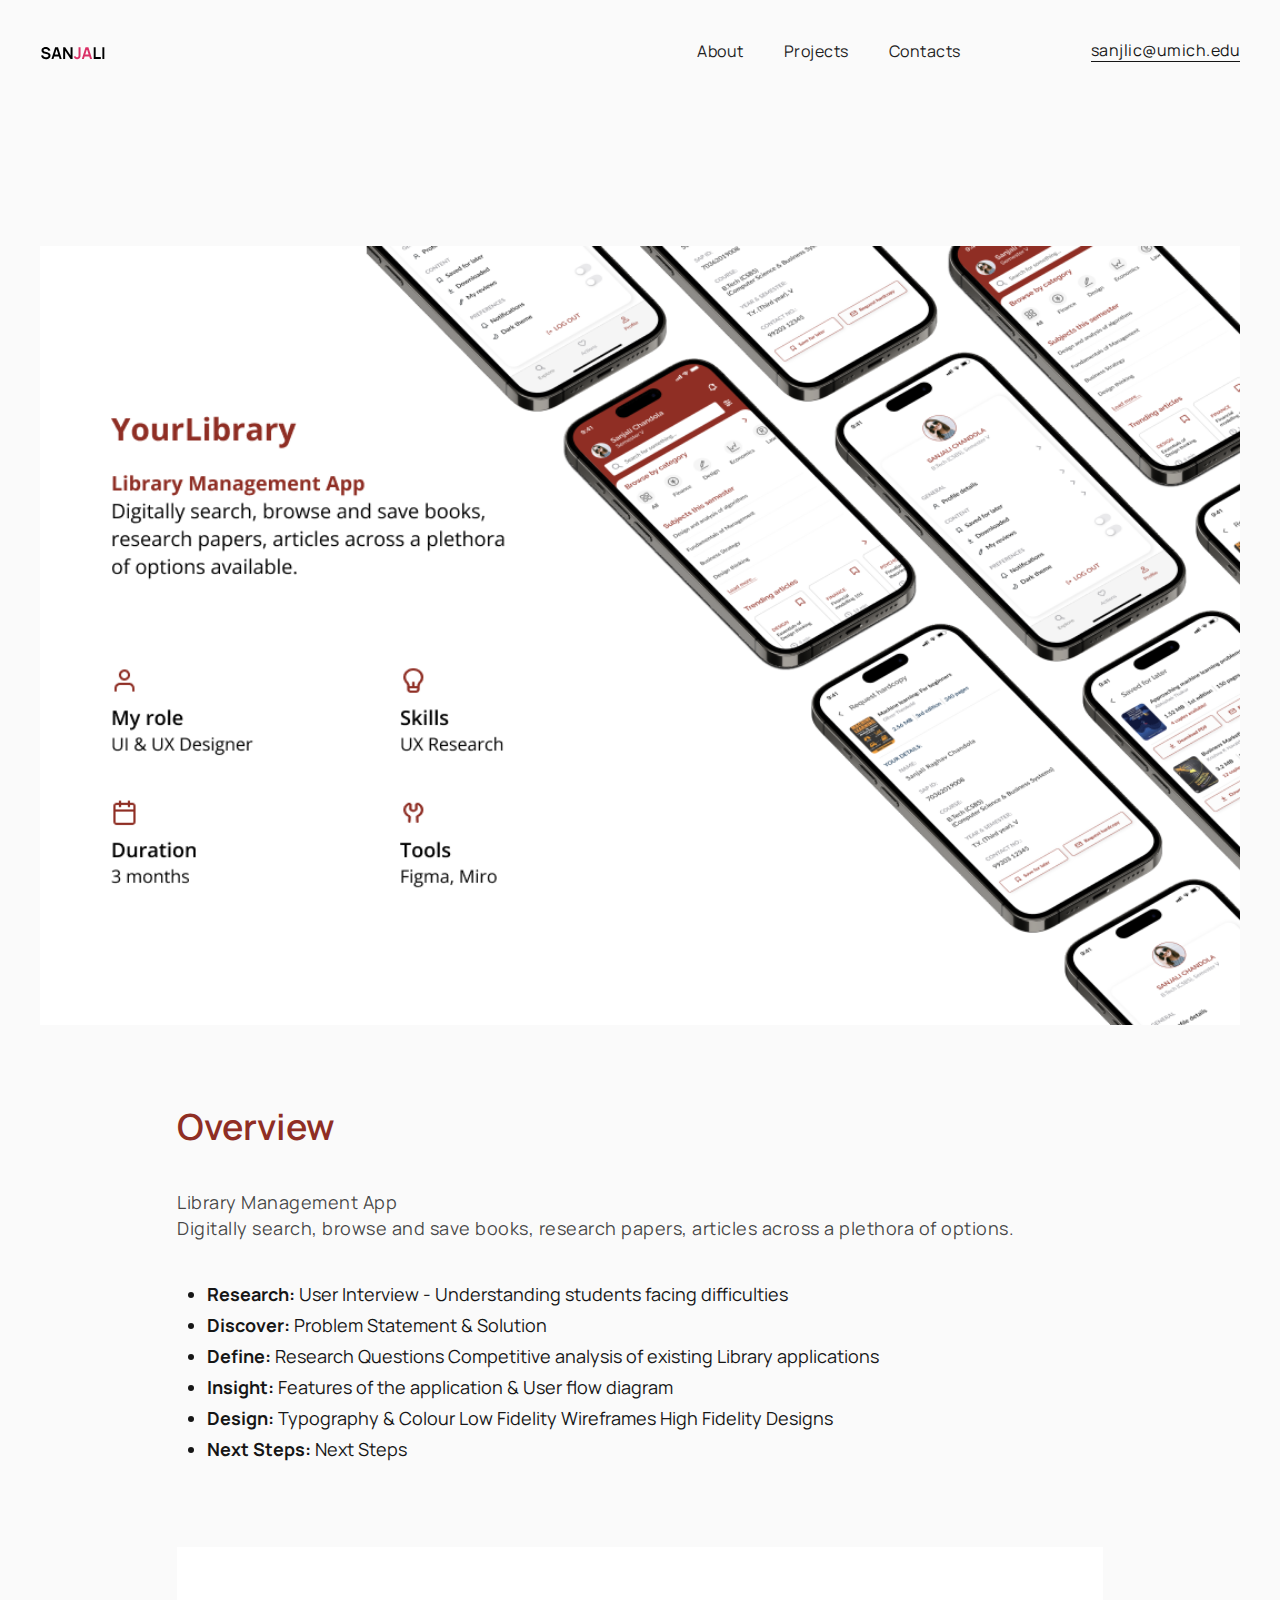
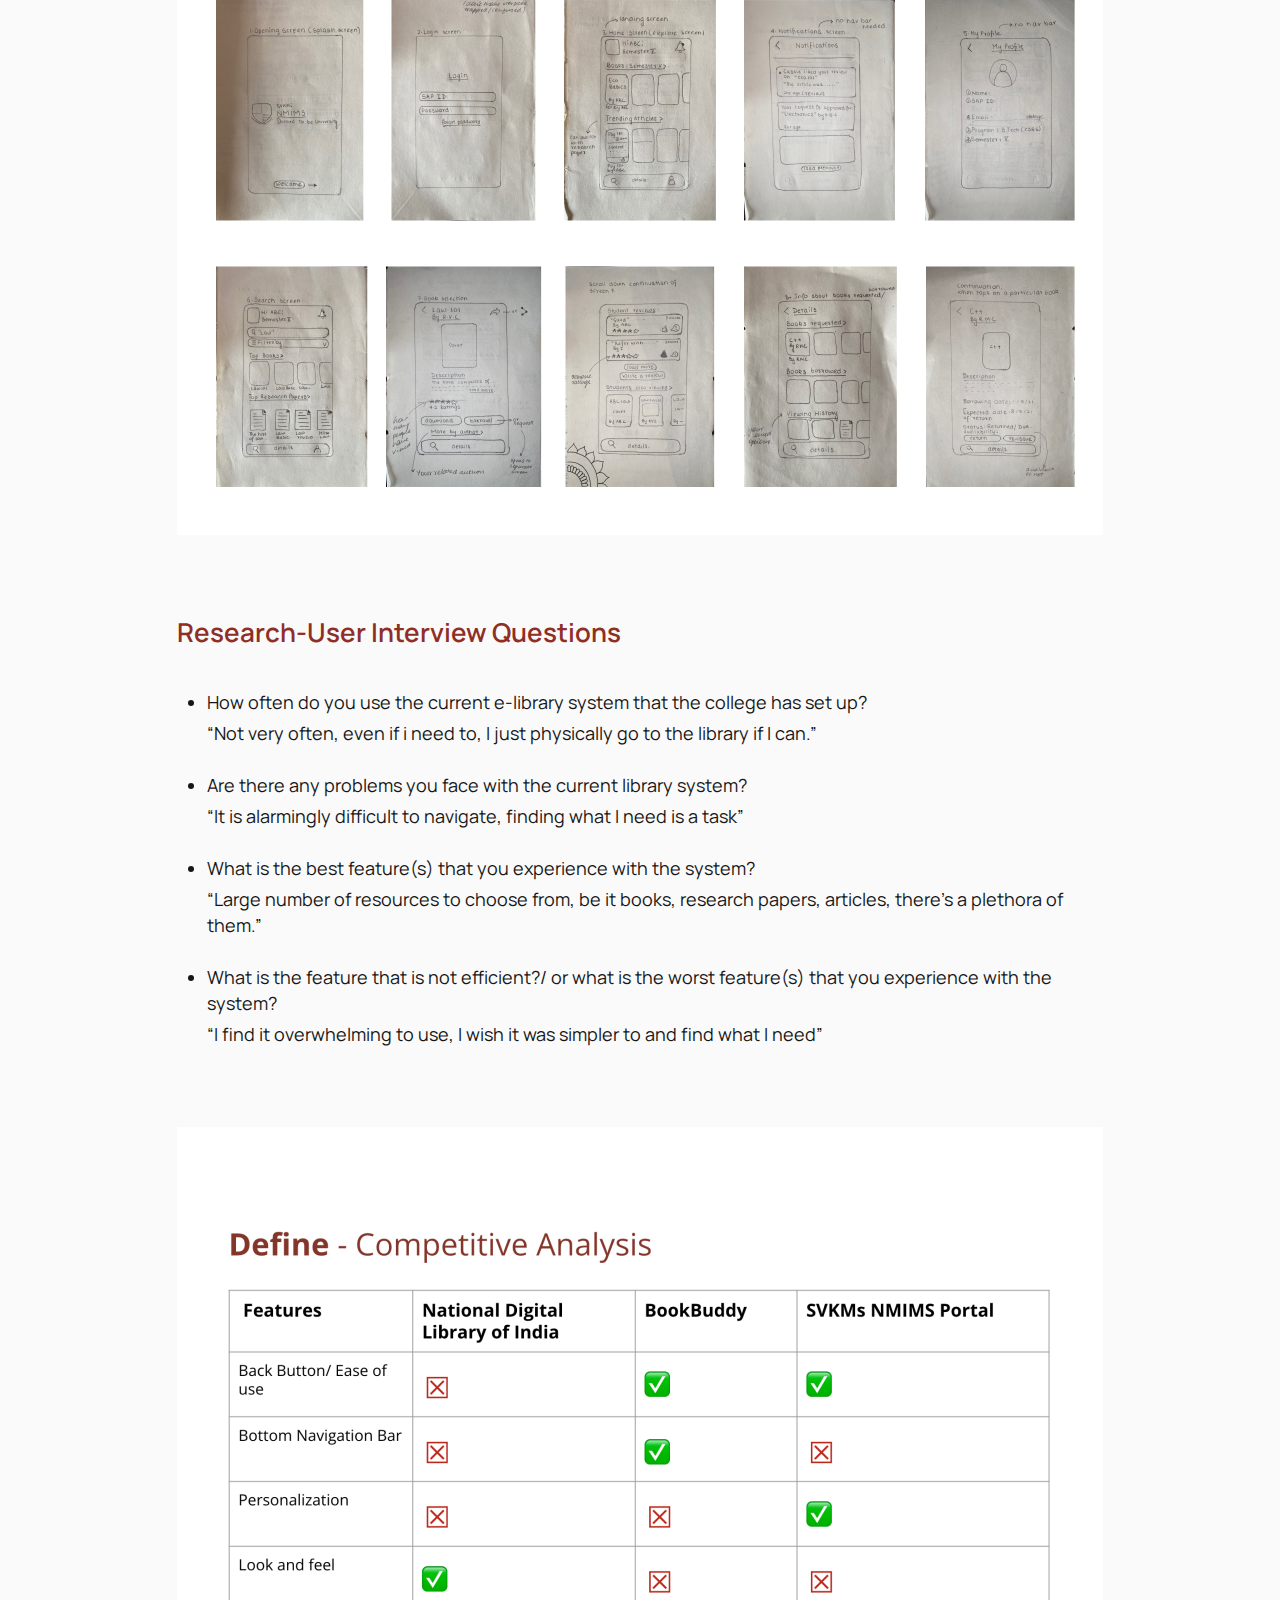
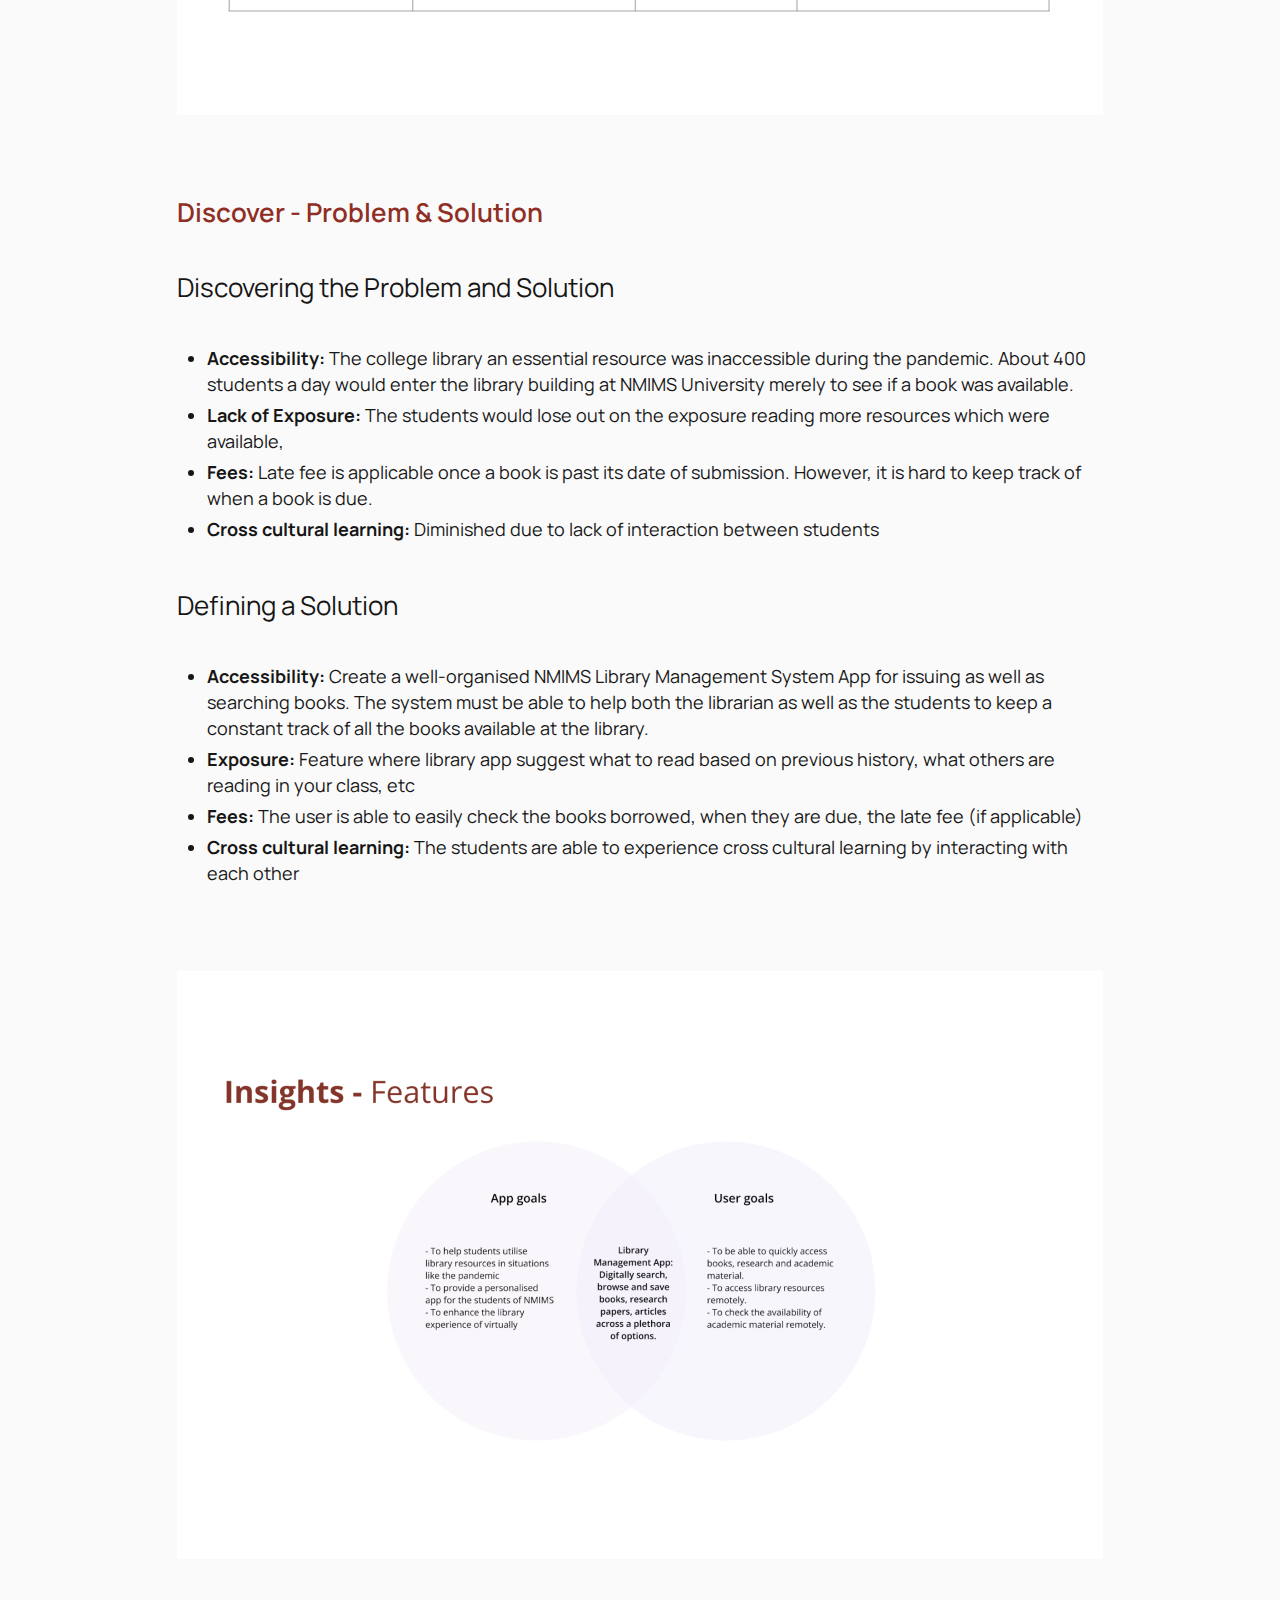
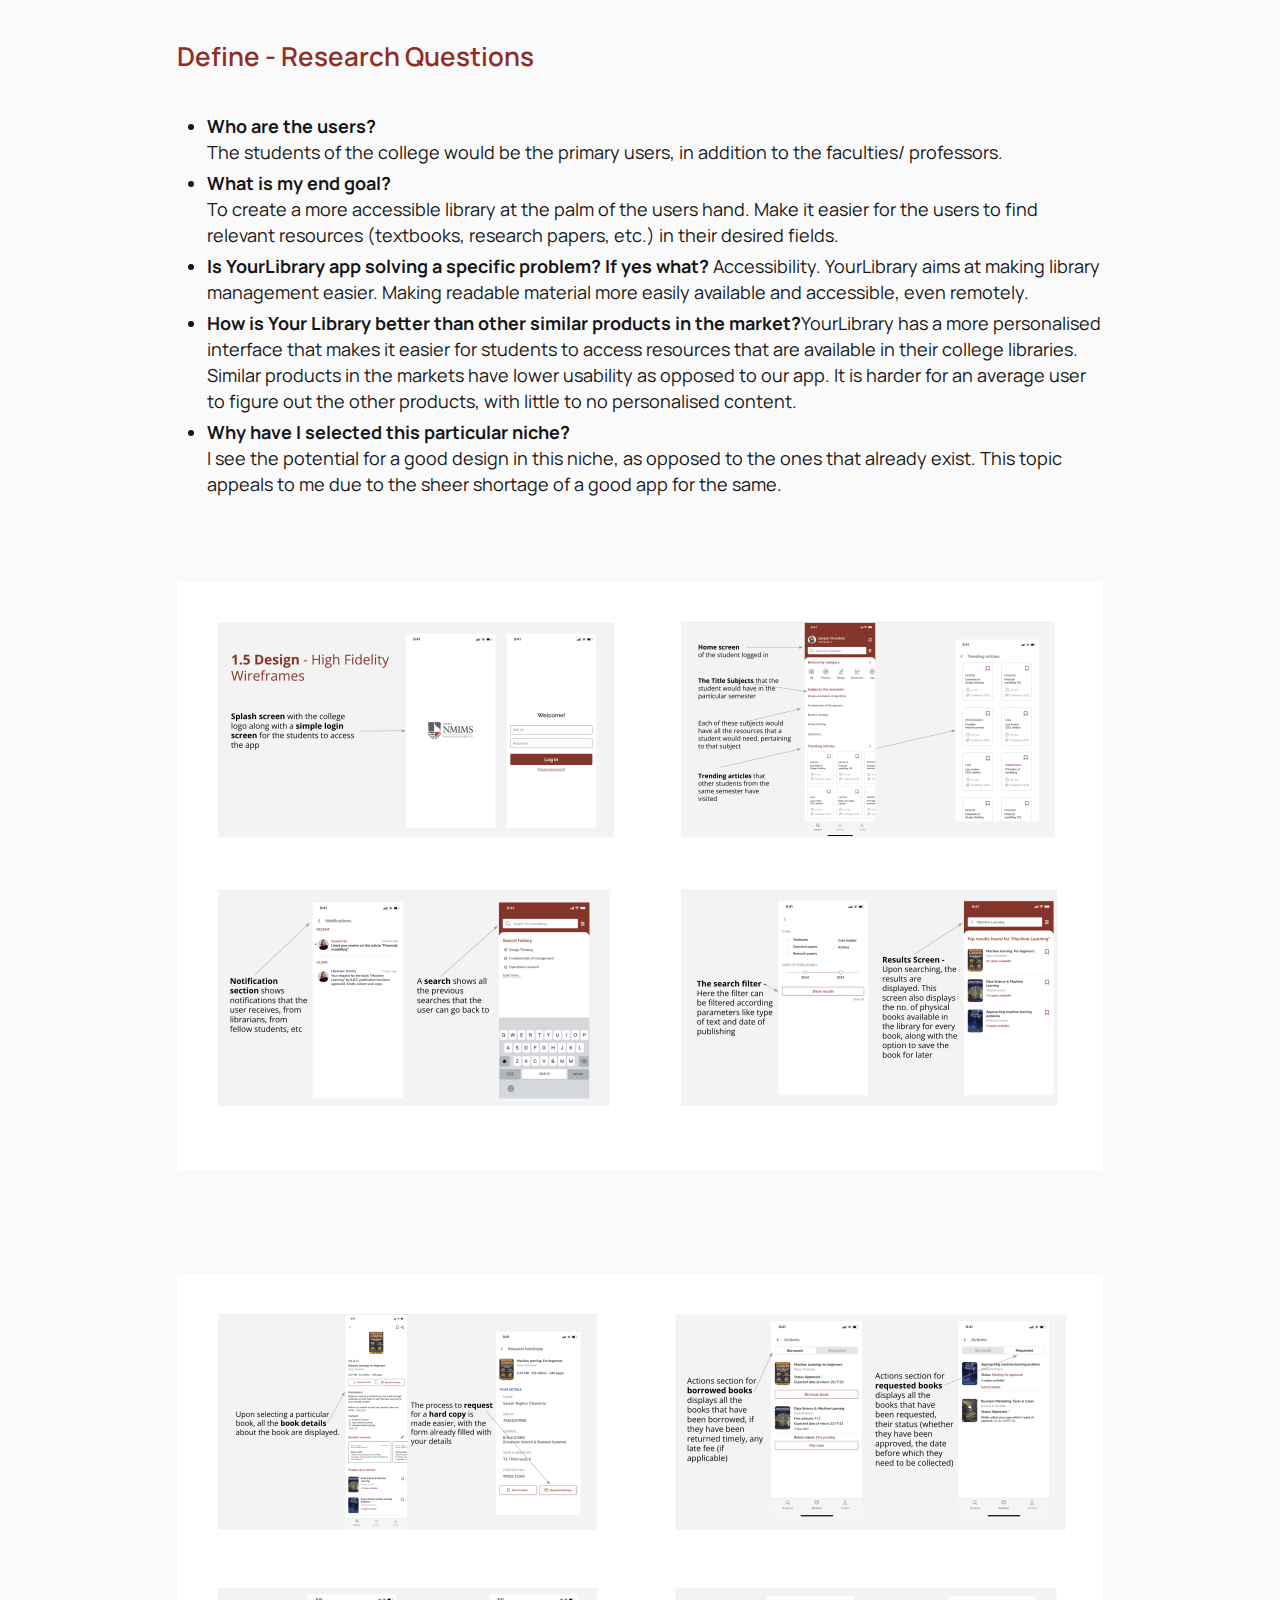
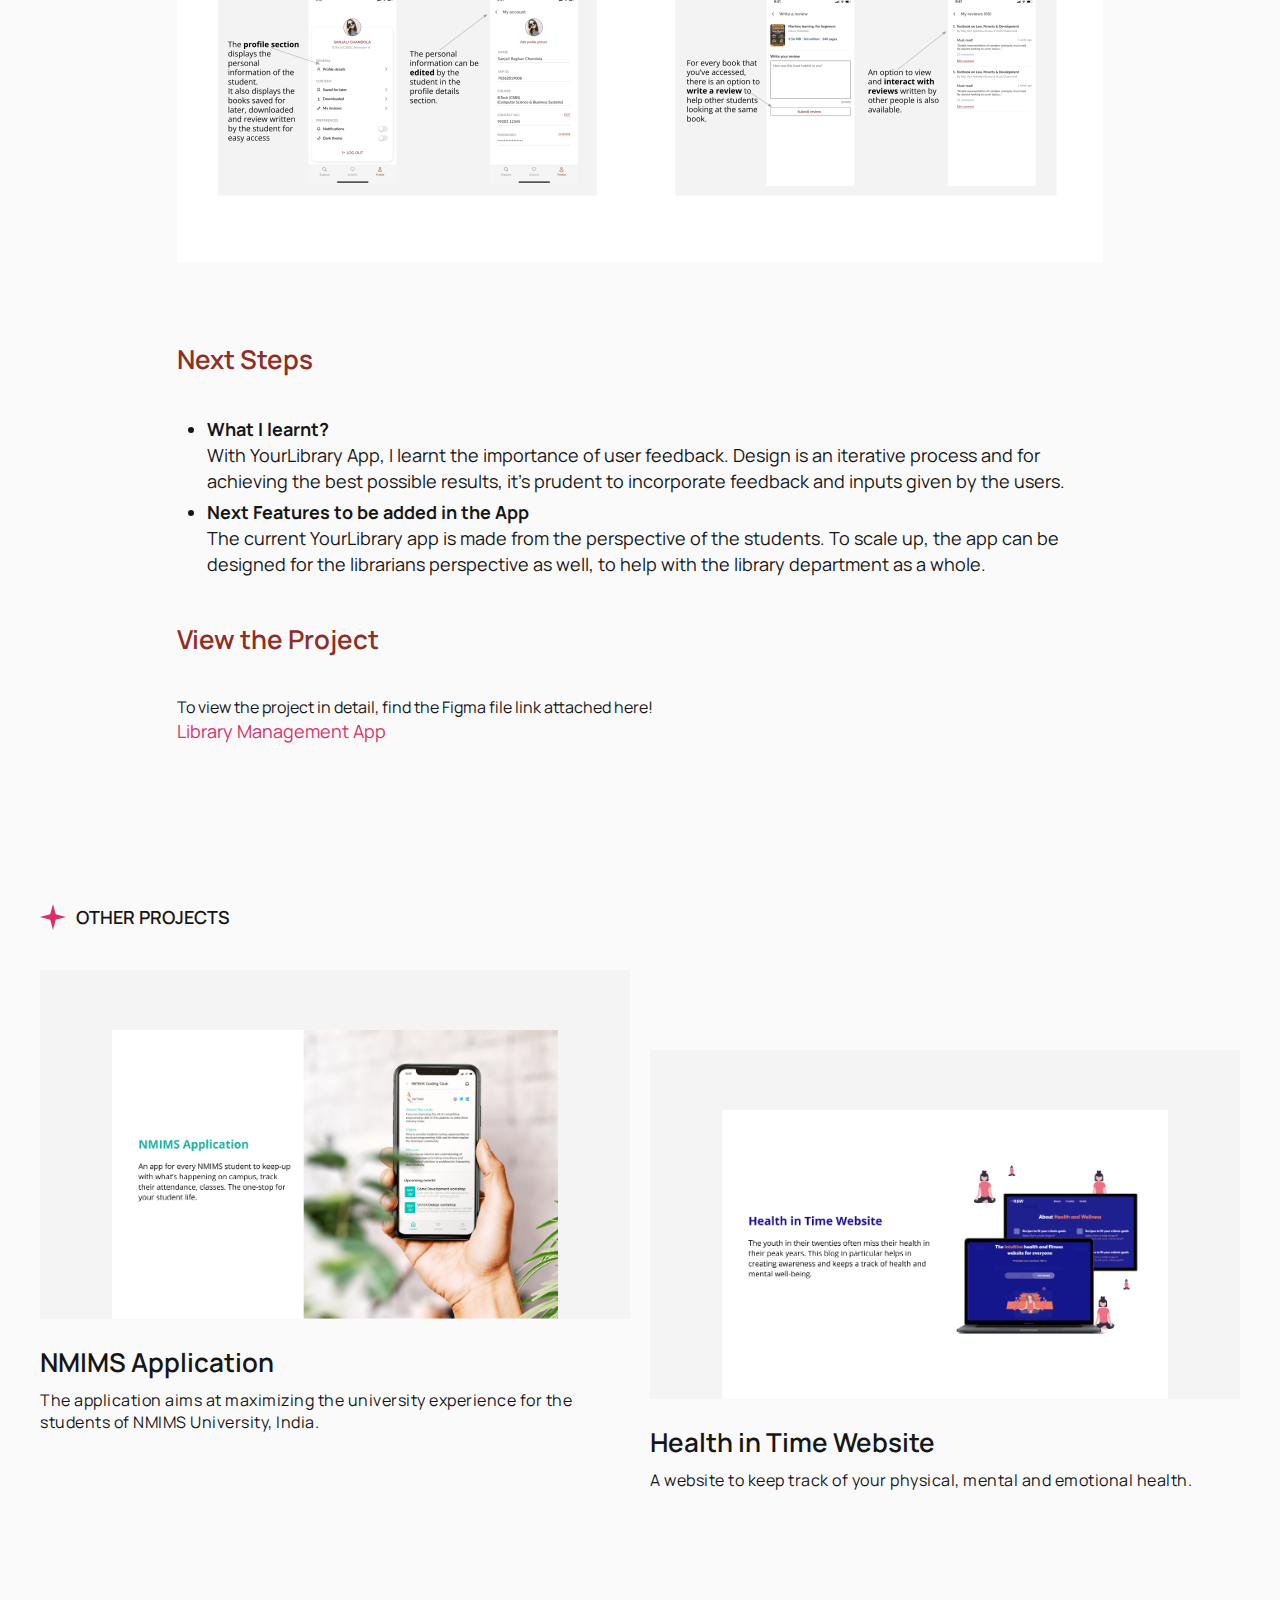
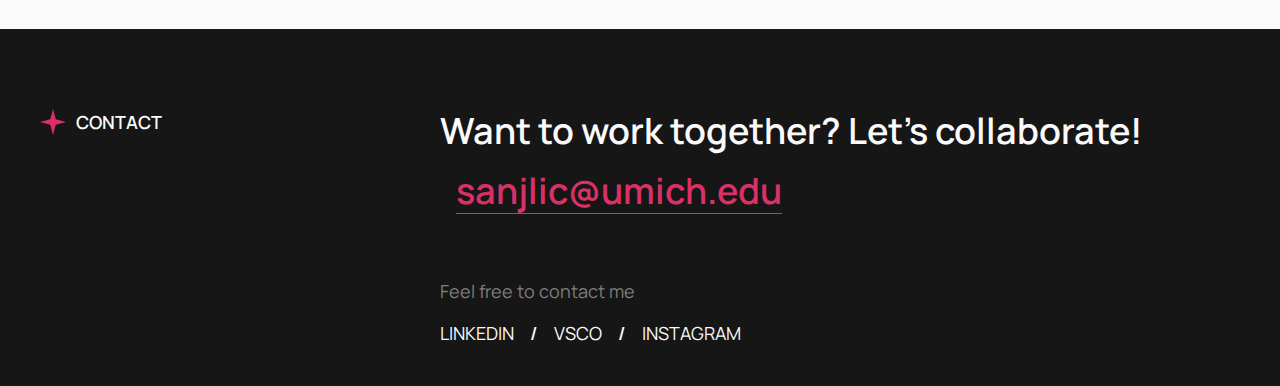
<file: projects/Library/library.html>
<!DOCTYPE html>
<html data-wf-domain="jaylin-template.webflow.io" data-wf-page="635a318b0dcb356fb4b23bf2"
    data-wf-site="635a318b0dcb355eb5b23bef" data-wf-status="1" class=" w-mod-js">

<head>
    <meta charset="utf-8">
    <title>Library Management System</title>
    <meta
        content="Meet Jaylin! Jaylin is a minimalistic and elegant Webflow Portfolio HTML Template. Home, About, Projects, CMS and lovely animations are here!"
        name="description">
    <meta content="NFT Avatars" property="og:title">
    <meta
        content="Nunc vehicula purus massa, vel lobortis purus vestibulum quis. Cras ipsum erat, porta nec tincidunt quis, fringilla ut turpis."
        property="og:description">
    <meta content="images/635a723d9c53141539f1f65c_NFT%20Avatars.png" property="og:image">
    <meta content="NFT Avatars" property="twitter:title">
    <meta
        content="Nunc vehicula purus massa, vel lobortis purus vestibulum quis. Cras ipsum erat, porta nec tincidunt quis, fringilla ut turpis."
        property="twitter:description">
    <meta content="https://assets.website-files.com/635a318b0dcb35227ab23bfd/635a723d9c53141539f1f65c_NFT%20Avatars.png"
        property="twitter:image">
    <meta property="og:type" content="website">
    <meta content="summary_large_image" name="twitter:card">
    <meta content="width=device-width, initial-scale=1" name="viewport">
    <meta content="Webflow" name="generator">
    <link href="css/jaylin-template.webflow.334634597.css" rel="stylesheet" type="text/css">
    <style>
        @media (min-width:992px) {
            html.w-mod-js:not(.w-mod-ix) [data-w-id="f1a0b96a-c405-2195-a97d-3d0459b6b3fe"] {
                background-color: rgb(244, 244, 244);
            }

            html.w-mod-js:not(.w-mod-ix) [data-w-id="f1a0b96a-c405-2195-a97d-3d0459b6b400"] {
                opacity: 0;
                -webkit-transform: translate3d(0, 0, 0) scale3d(1, 1, 1) rotateX(0) rotateY(0) rotateZ(-45deg) skew(0, 0);
                -moz-transform: translate3d(0, 0, 0) scale3d(1, 1, 1) rotateX(0) rotateY(0) rotateZ(-45deg) skew(0, 0);
                -ms-transform: translate3d(0, 0, 0) scale3d(1, 1, 1) rotateX(0) rotateY(0) rotateZ(-45deg) skew(0, 0);
                transform: translate3d(0, 0, 0) scale3d(1, 1, 1) rotateX(0) rotateY(0) rotateZ(-45deg) skew(0, 0);
            }
        }
    </style>
    <link href="https://fonts.googleapis.com" rel="preconnect">
    <link href="https://fonts.gstatic.com" rel="preconnect" crossorigin="anonymous">
    <script src="js/webfont.js" type="text/javascript"></script>
    <script type="text/javascript">WebFont.load({ google: { families: ["Manrope:regular,500,600,700,800"] } });</script>
    <!--[if lt IE 9]><script src="https://cdnjs.cloudflare.com/ajax/libs/html5shiv/3.7.3/html5shiv.min.js" type="text/javascript"></script><![endif]-->
    <script
        type="text/javascript">!function (o, c) { var n = c.documentElement, t = " w-mod-"; n.className += t + "js", ("ontouchstart" in o || o.DocumentTouch && c instanceof DocumentTouch) && (n.className += t + "touch") }(window, document);</script>
    <link href="../../images/favicon.svg" rel="shortcut icon" type="image/x-icon">
    <link href="../../images/favicon.svg" rel="apple-touch-icon">
</head>

<body>
    <div data-animation="default" data-collapse="medium" data-duration="400" data-easing="ease" data-easing2="ease"
        role="banner" class="navigation w-nav">
        <div class="container-navigation"><a href="/" class="nav-logo-link w-nav-brand"><img
                    src="../../fonts/635a826f04fcf6850fb9fea7_Logo.svg" loading="lazy" alt class="nav-logo-image"></a>
            <nav role="navigation" class="nav-menu w-nav-menu"><a href="../../about/about.html"
                    class="nav-link w-nav-link">About</a><a href="/projects/project.html"
                    class="nav-link w-nav-link">Projects</a><a
                    href="#w-node-_6d6b443f-9cd9-b57f-b972-d3f222eae8a3-22eae897"
                    class="nav-link w-nav-link">Contacts</a>
                <div class="nav-buttons-wrapper"><a href="mailto:sanjlic@umich.edu"
                        class="link w-inline-block">
                        <div>sanjlic@umich.edu</div>
                        <div class="link-border"></div>
                    </a></div>
            </nav>
            <div class="nav-menu-button w-nav-button">
                <div class="nav-menu-burger-icon w-embed"><svg width="24" height="24" viewBox="0 0 24 24" fill="none"
                        xmlns="http://www.w3.org/2000/svg">
                        <rect x="4" y="6" width="16" height="2" rx="1" fill="currentColor" />
                        <rect x="4" y="11" width="16" height="2" rx="1" fill="currentColor" />
                        <rect x="4" y="16" width="16" height="2" rx="1" fill="currentColor" />
                    </svg></div>
            </div>
        </div>
    </div>



    <div class="page-padding">
        <div class="section project-page">
            <div class="container-huge">
                <div class="project-page-cover">
                    <div class="project-page-image-wrap"><img src="images/635a723d9c53141539f1f65c_NFT%20Avatars.png"
                            loading="lazy" alt="" style="max-width: 100vw;" class="project-main-image">

                    </div>



                </div>
            </div>
        </div>

        <div class="section rich-text">
            <div class="container-926px">
                <div class="text-rich-text w-richtext">
                    <h2 style="color: #8f2e24;">Overview</h2>
                    <p>Library Management App <br>
                        Digitally search, browse and save books, research papers,
                        articles across a plethora of options.
                    </p>
                    <p>
                    <ul style="list-style-type:disc;">
                        <li><b>Research:</b> User Interview - Understanding students facing difficulties
                        </li>
                        <li><b>Discover: </b>Problem Statement & Solution </li>
                        <li><b>Define: </b>Research Questions
                            Competitive analysis of existing Library applications
                        </li>
                        <li><b>Insight: </b>Features of the application & User flow diagram</li>
                        <li><b>Design: </b>Typography & Colour
                            Low Fidelity Wireframes
                            High Fidelity Designs
                        </li>
                        <li><b>Next Steps: </b>Next Steps</li>
                    </ul>
                    </p>
                    <figure class="w-richtext-figure-type-image w-richtext-align-fullwidth" style="max-width:1852pxpx">
                        <div><img src="images/635a700ec3f02664bbd6df9f_1.png" loading="lazy" alt></div>
                    </figure>

                    <h3 style="color: #8f2e24;">Research-User Interview Questions</h3>

                    <ul role="list">
                        <li>How often do you use the current e-library system that the college has set up?</li>
                        “Not very often, even if i need to, I just physically go to the library if I can.”
                        <br>
                        <br>
                        <li>Are there any problems you face with the current library system?</li>
                        “It is alarmingly difficult to navigate, finding what I need is a task”
                        <br>
                        <br>
                        <li>What is the best feature(s) that you experience with the system?</li>
                        “Large number of resources to choose from, be it books, research papers, articles, there’s a
                        plethora of them.”
                        <br>
                        <br>
                        <li>What is the feature that is not efficient?/ or what is the worst feature(s) that you
                            experience with the system?</li>
                        “I find it overwhelming to use, I wish it was simpler to and find what I need”

                    </ul>
                    <figure class="w-richtext-figure-type-image w-richtext-align-fullwidth" style="max-width:1852pxpx">
                        <div><img src="images/635a70774bede0aaed0f6641_2.png" loading="lazy" alt></div>
                    </figure>
                    <h3 style="color: #8f2e24;">Discover - Problem & Solution</h3>

                    <h4>Discovering the Problem and Solution</h4>
                    <ul style="list-style-type:disc;">
                        <li><b>Accessibility:</b> The college library an essential resource was inaccessible during the
                            pandemic.
                            About 400 students a day would enter the library building at NMIMS University merely to see
                            if a book was available.
                        </li>
                        <li><b>Lack of Exposure: </b>The students would lose out on the exposure reading more resources
                            which were available,
                        </li>
                        <li><b>Fees: </b>Late fee is applicable once a book is past its date of submission. However, it
                            is hard to keep track of when a book is due.
                        </li>
                        <li><b>Cross cultural learning: </b>Diminished due to lack of interaction between students
                        </li>
                    </ul>

                    <h4>Defining a Solution</h4>
                    <ul style="list-style-type:disc;">
                        <li><b>Accessibility:</b> Create a well-organised NMIMS Library Management System App for
                            issuing as well as searching books. The system must be able to help both the librarian as
                            well as the students to keep a constant track of all the books available at the library.
                        </li>
                        <li><b>Exposure: </b>Feature where library app suggest what to read based on previous history,
                            what others are reading in your class, etc</li>
                        <li><b>Fees: </b>The user is able to easily check the books borrowed, when they are due, the
                            late fee (if applicable)</li>
                        <li><b>Cross cultural learning: </b>The students are able to experience cross cultural learning
                            by interacting with each other

                        </li>
                    </ul>

                    <figure class="w-richtext-figure-type-image w-richtext-align-fullwidth" style="max-width:1852pxpx">
                        <div><img src="images/Venn.png" loading="lazy" alt></div>
                    </figure>

                    <h3 style="color: #8f2e24;">Define - Research Questions </h4>
                        <ul style="list-style-type:disc;">
                            <li><b>Who are the users?</b><br>The students of the college would be the primary users, in
                                addition to the faculties/ professors.
                            </li>
                            <li><b>What is my end goal? </b><br>To create a more accessible library at the palm of the
                                users hand. Make it easier for the users to find relevant resources (textbooks, research
                                papers, etc.) in their desired fields.
                            </li>
                            <li><b>Is YourLibrary app solving a specific problem? If yes what? </b>Accessibility.
                                YourLibrary aims at making library management easier. Making readable material more
                                easily available and accessible, even remotely. </li>
                            <li><b>How is Your Library better than other similar products in the market?</b>YourLibrary
                                has a more personalised interface that makes it easier for students to access resources
                                that are available in their college libraries.<br>
                                Similar products in the markets have lower usability as opposed to our app. It is harder
                                for an average user to figure out the other products, with little to no personalised
                                content.


                            </li>
                            <li><b>Why have I selected this particular niche?</b><br>I see the potential for a good
                                design in this niche, as opposed to the ones that already exist. This topic appeals to
                                me due to the sheer shortage of a good app for the same.
                            </li>
                        </ul>

                        <figure class="w-richtext-figure-type-image w-richtext-align-fullwidth"
                            style="max-width:1852pxpx">
                            <div><img src="images/Frame_680.png" loading="lazy" alt></div>
                        </figure>
                        <figure class="w-richtext-figure-type-image w-richtext-align-fullwidth"
                            style="max-width:1852pxpx">
                            <div><img src="images/Frame_681.png" loading="lazy" alt></div>
                        </figure>


                        <h3 style="color: #8f2e24;">Next Steps</h4>
                            <ul style="list-style-type:disc;">
                                <li><b>What I learnt?</b><br>With YourLibrary App, I learnt the importance of user
                                    feedback. Design is an iterative process and for achieving the best possible
                                    results, it’s prudent to incorporate feedback and inputs given by the users.
                                </li>
                                <li><b>Next Features to be added in the App </b><br>The current YourLibrary app is made
                                    from the perspective of the students. To scale up, the app can be designed for the
                                    librarians perspective as well, to help with the library department as a whole.
                                </li>
                            </ul>

                            <h3 style="color: #8f2e24;"> View the Project</h3>
                            To view the project in detail, find the Figma file link attached here!
                            <br>
                            <a
                                href="https://www.figma.com/file/ZVjDw2RwYtv26V1iPns143/Project-1%3A-Library-Management-App?node-id=95%3A2&t=ui7yYrMGG3LhOiEi-1 ">Library
                                Management App</a>


                </div>
            </div>
        </div>
        <div class="section case-page">
            <div class="container-huge">
                <div class="margin-bottom margin-xlarge">
                    <div class="block-name-title-wrap"><img src="fonts/635ae76fe3bc1b1e6a889952_Star%203.svg"
                            loading="lazy" id="w-node-_8543763d-d83d-054d-2bd0-7b63d7f69187-b4b23bf2" alt
                            class="star-image">
                        <div class="text-size-caption">other projects</div>
                    </div>
                </div>
                <div class="w-dyn-list">
                    <div role="list" class="collection-list-project w-dyn-items">
                        <div role="listitem" class="collection-item-project w-dyn-item"><a
                                data-w-id="f1a0b96a-c405-2195-a97d-3d0459b6b3fd" href="/projects/NMIMS/nmims.html"
                                class="projects-page-project-card w-inline-block">
                                <div data-w-id="f1a0b96a-c405-2195-a97d-3d0459b6b3fe" class="project-card-image-area">
                                    <img loading="lazy" src="images/nmicoverfinal.png" alt
                                        sizes="(max-width: 479px) 78vw, (max-width: 991px) 38vw, 30vw"
                                        srcset="images/nmicoverfinal.png 500w, images/nmicoverfinal.png 800w, images/nmicoverfinal.png 992w"
                                        class="cover-image">
                                    <!-- <div data-w-id="f1a0b96a-c405-2195-a97d-3d0459b6b400"
                                        class="icon-80px primary absolute center"><img alt loading="lazy"
                                            src="fonts/635e73db1407d83935c68e79_Vector.svg"></div> -->
                                </div>
                                <div class="project-card-info-area">
                                    <h2 class="heading-large">NMIMS Application</h2>
                                    <p>The application aims at maximizing the university experience for the students of
                                        NMIMS University, India.</p>
                                </div>

                            </a></div>
                        <div role="listitem" class="collection-item-project w-dyn-item"><a
                                data-w-id="f1a0b96a-c405-2195-a97d-3d0459b6b3fd" href="/projects/Health/health.html"
                                class="projects-page-project-card w-inline-block">
                                <div data-w-id="f1a0b96a-c405-2195-a97d-3d0459b6b3fe" class="project-card-image-area">
                                    <img loading="lazy" src="images/healthcoverfinal.png" alt
                                        sizes="(max-width: 479px) 78vw, (max-width: 991px) 38vw, 30vw"
                                        srcset="images/healthcoverfinal.png 500w, images/healthcoverfinal.png 800w, images/healthcoverfinal.png 992w"
                                        class="cover-image">
                                    <!-- <div data-w-id="f1a0b96a-c405-2195-a97d-3d0459b6b400"
                                        class="icon-80px primary absolute center"><img alt loading="lazy"
                                            src="fonts/635e73db1407d83935c68e79_Vector.svg"></div> -->
                                </div>
                                <div class="project-card-info-area">
                                    <h2 class="heading-large">Health in Time Website</h2>
                                    <p> A website to keep track of your physical, mental and emotional health.
                                    </p>
                                </div>

                            </a></div>
                    </div>
                </div>
            </div>
        </div>
    </div>

    <div class="section footer">
        <div class="container-huge">
            <div class="footer-grid">
                <div id="w-node-_6d6b443f-9cd9-b57f-b972-d3f222eae89a-22eae897" class="footer-title-area">
                    <div class="block-name-title-wrap"><img src="fonts/635ae76fe3bc1b1e6a889952_Star%203.svg"
                            loading="lazy" id="w-node-_6d6b443f-9cd9-b57f-b972-d3f222eae89c-22eae897" alt
                            class="star-image">
                        <div class="text-size-caption text-color-white">contact</div>
                    </div>
                </div>
                <div id="w-node-_6d6b443f-9cd9-b57f-b972-d3f222eae89f-22eae897" class="footer-content-area">
                    <h2 class="text-color-white margin-bottom margin-xsmall">Want to work together? Let’s collaborate!
                    </h2><a data-w-id="6d6b443f-9cd9-b57f-b972-d3f222eae8a2" href="mailto:sanjlic@umich.edu"
                        class="footer-email-wrap w-inline-block"><img src="fonts/635ae93f469f131a80914280_Vector.svg"
                            loading="lazy" data-w-id="6d6b443f-9cd9-b57f-b972-d3f222eae8a3"
                            id="w-node-_6d6b443f-9cd9-b57f-b972-d3f222eae8a3-22eae897" alt>
                        <div class="footer-email-div">
                            <div class="heading-xlarge text-color-primary">sanjlic@umich.edu</div>
                            <div class="footer-email-border"></div>
                        </div>
                    </a>
                    <div class="text-size-big text-color-dark margin-bottom margin-xsmall">Feel free to contact me</div>

                    <div class="footer-social-link-wrap"><a href="https://www.linkedin.com/in/sanjali-chandola/"
                            class="footer-social-link text-color-white text-style-uppercase">LinkedIn</a>
                        <div class="text-size-caption text-color-white slash">/</div><a
                            href="https://vsco.co/sanjalichandola"
                            class="footer-social-link text-color-white text-style-uppercase">VSCO</a>
                        <div class="text-size-caption text-color-white slash">/</div><a
                            href="https://www.instagram.com/sanjali.chandola/"
                            class="footer-social-link text-color-white text-style-uppercase">Instagram</a>



                    </div>
                </div>
            </div>
            <script
                src="https://d3e54v103j8qbb.cloudfront.net/js/jquery-3.5.1.min.dc5e7f18c8.js?site=635a318b0dcb355eb5b23bef"
                type="text/javascript" crossorigin="anonymous"></script>
            <script src="js/webflow.58046d786.js" type="text/javascript"></script>
            <!--[if lte IE 9]><script src="//cdnjs.cloudflare.com/ajax/libs/placeholders/3.0.2/placeholders.min.js"></script><![endif]-->
</body>

</html>
</file>
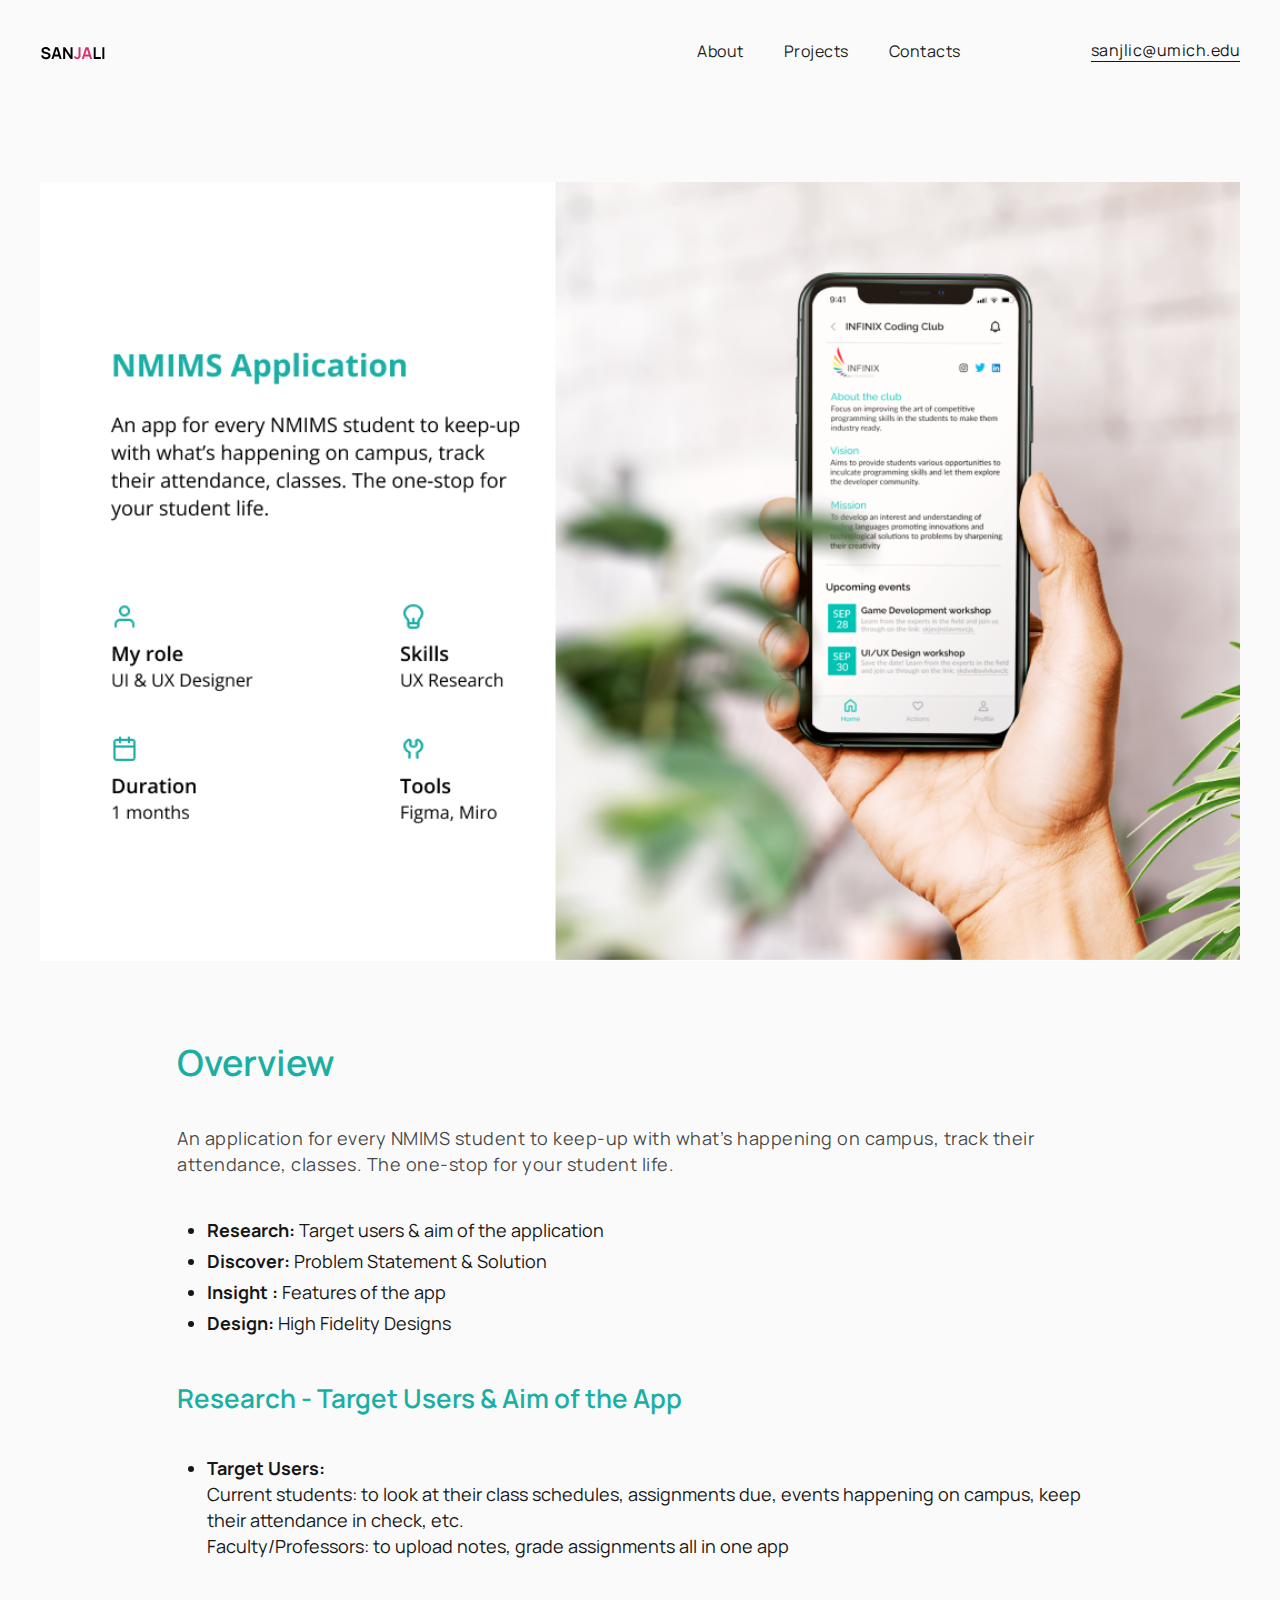
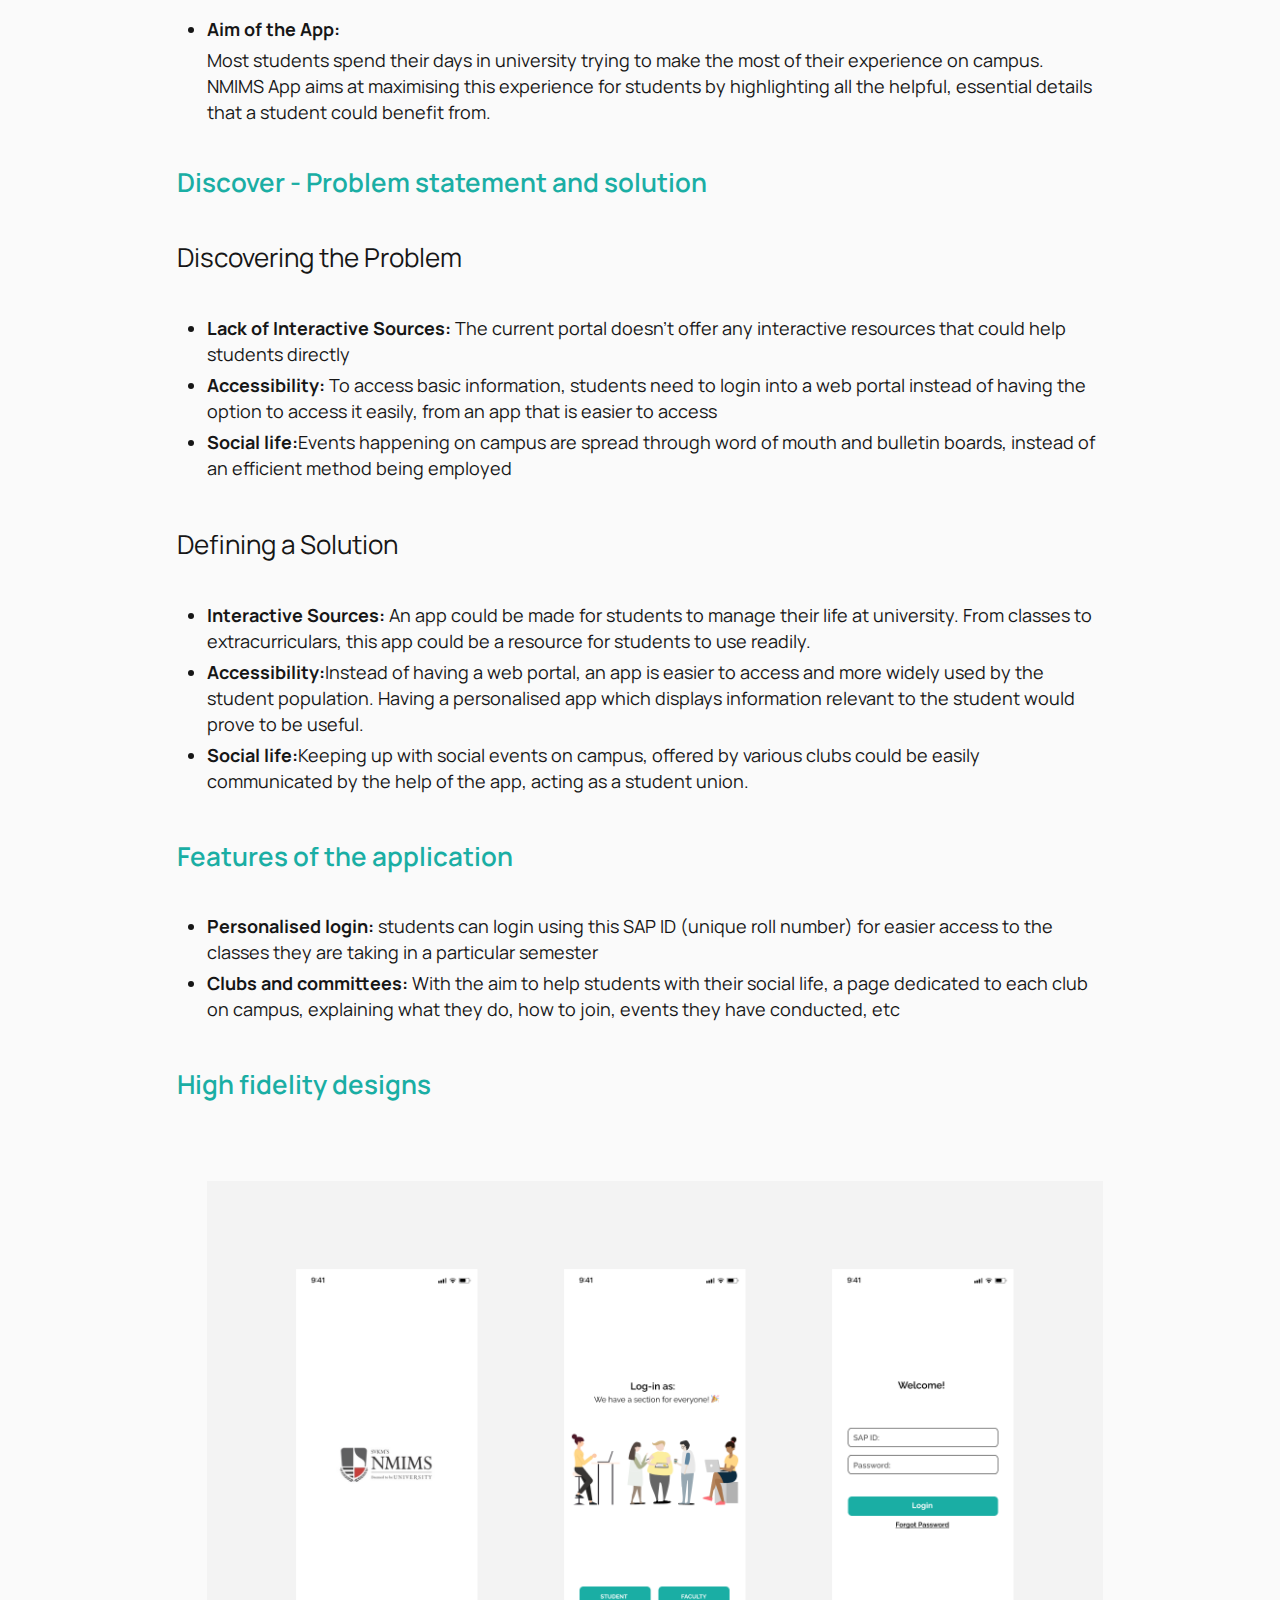
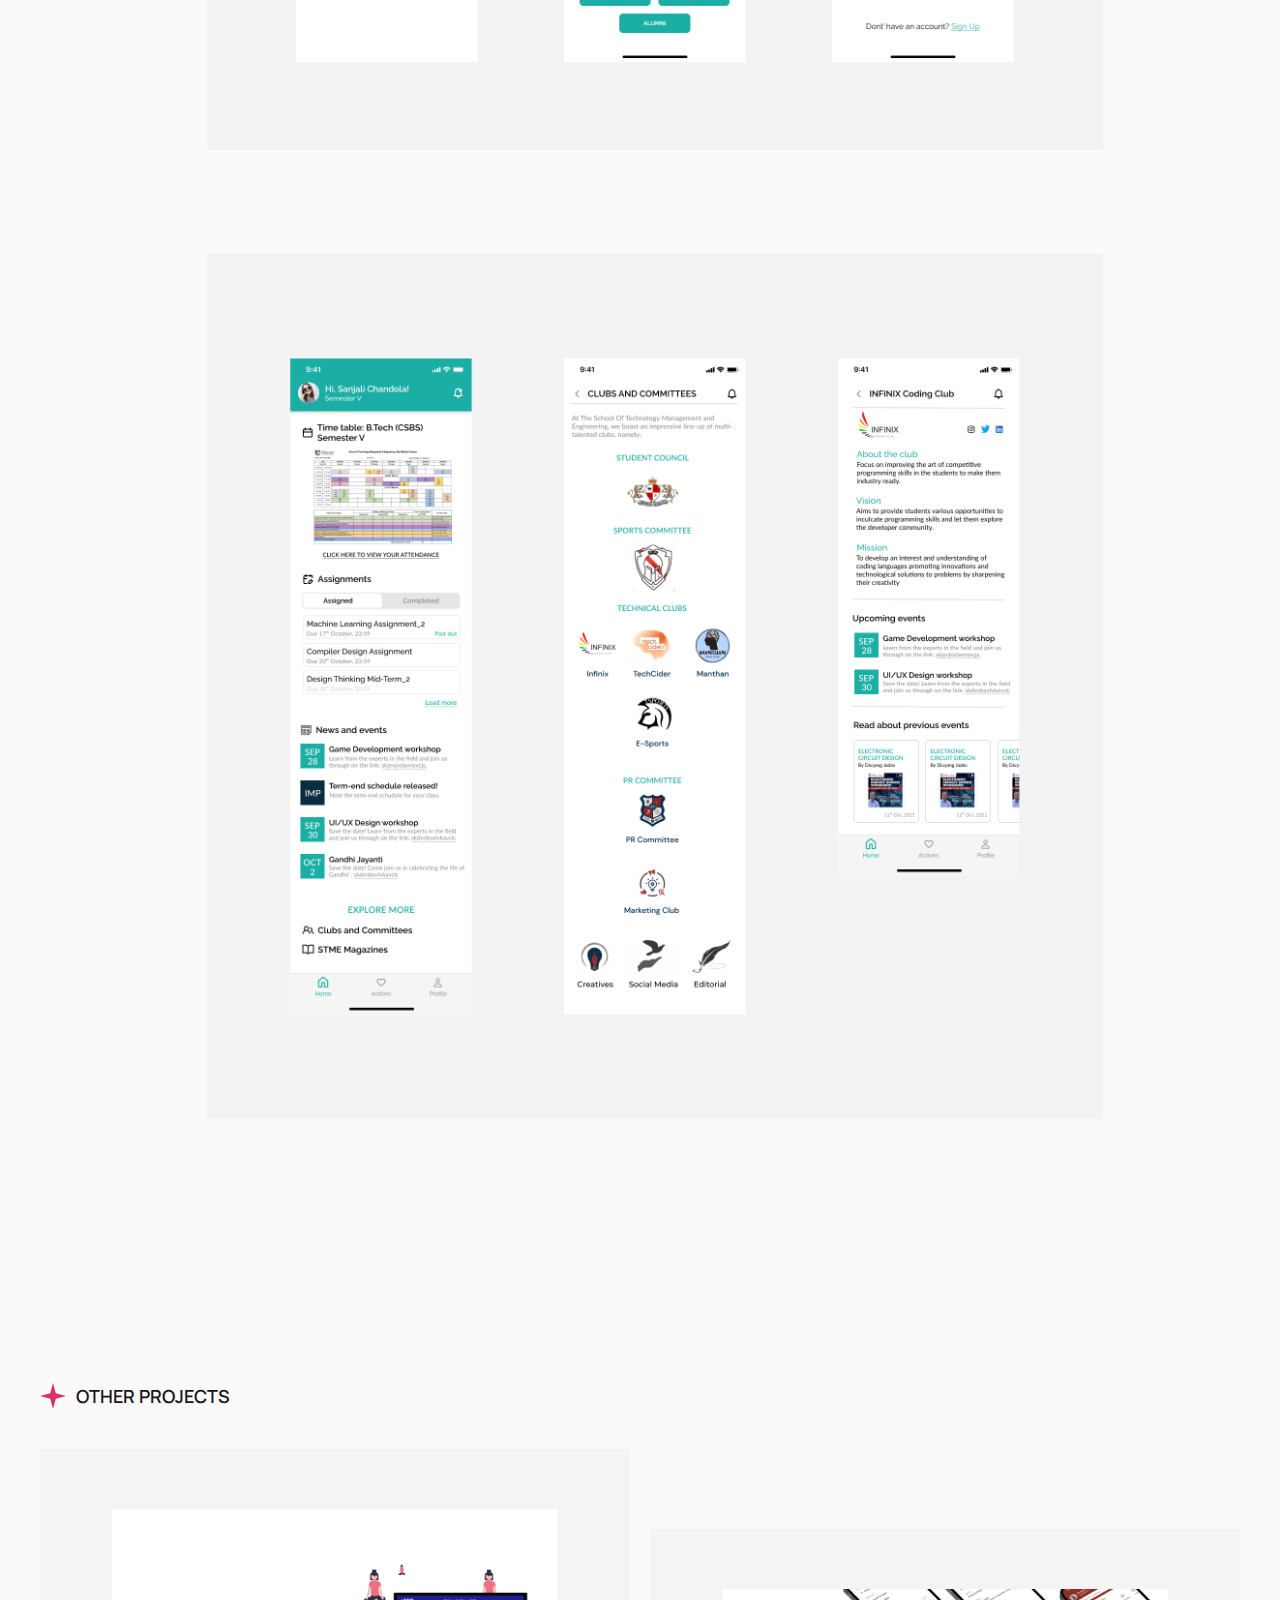
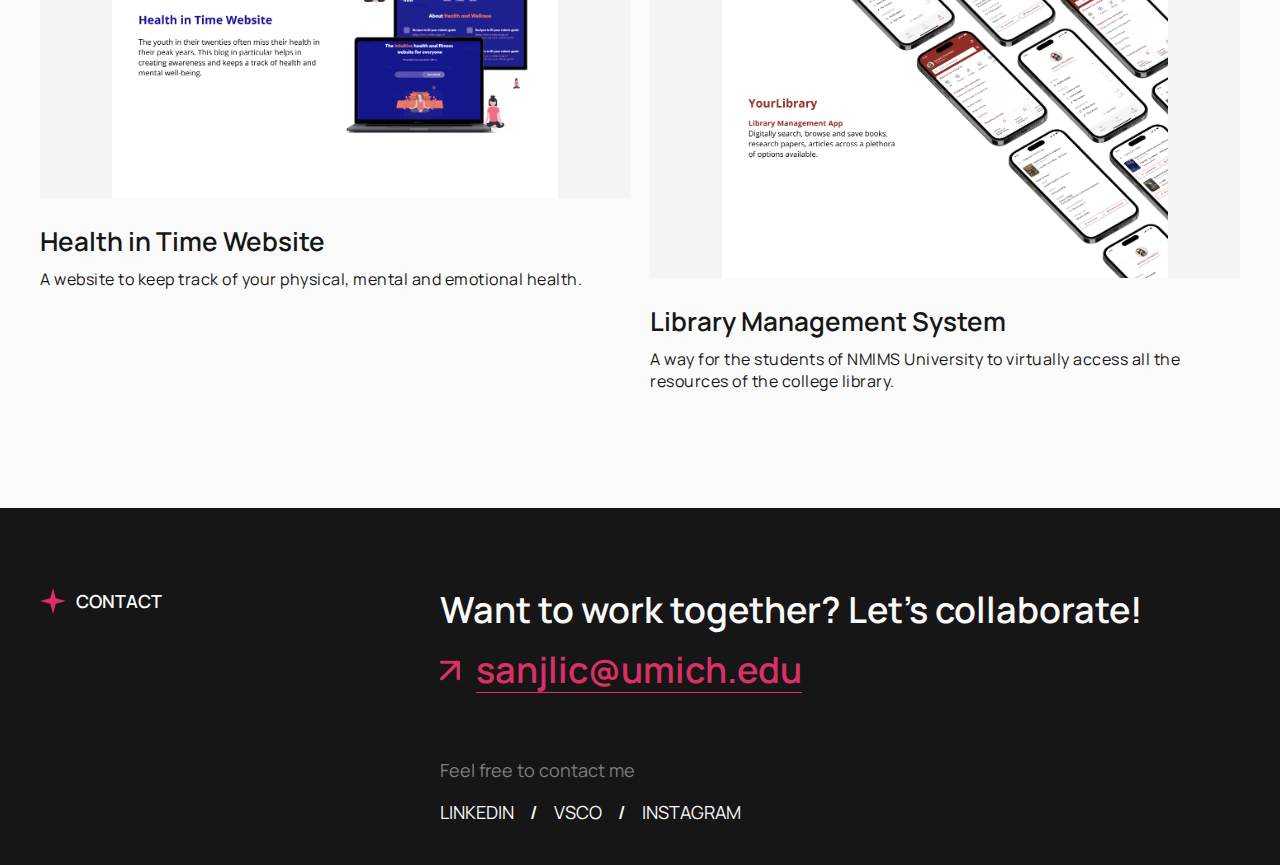
<file: projects/NMIMS/nmims.html>
<!DOCTYPE html>
<html data-wf-domain="jaylin-template.webflow.io" data-wf-page="635a318b0dcb356fb4b23bf2"
    data-wf-site="635a318b0dcb355eb5b23bef" data-wf-status="1" class=" w-mod-js">

<head>
    <meta charset="utf-8">
    <title>NMIMS Application</title>
    <meta
        content="Meet Jaylin! Jaylin is a minimalistic and elegant Webflow Portfolio HTML Template. Home, About, Projects, CMS and lovely animations are here!"
        name="description">
    <meta content="NFT Avatars" property="og:title">
    <meta
        content="Nunc vehicula purus massa, vel lobortis purus vestibulum quis. Cras ipsum erat, porta nec tincidunt quis, fringilla ut turpis."
        property="og:description">
    <meta content="images/635a723d9c53141539f1f65c_NFT%20Avatars.png" property="og:image">
    <meta content="NFT Avatars" property="twitter:title">
    <meta
        content="Nunc vehicula purus massa, vel lobortis purus vestibulum quis. Cras ipsum erat, porta nec tincidunt quis, fringilla ut turpis."
        property="twitter:description">
    <meta content="https://assets.website-files.com/635a318b0dcb35227ab23bfd/635a723d9c53141539f1f65c_NFT%20Avatars.png"
        property="twitter:image">
    <meta property="og:type" content="website">
    <meta content="summary_large_image" name="twitter:card">
    <meta content="width=device-width, initial-scale=1" name="viewport">
    <meta content="Webflow" name="generator">
    <link href="css/jaylin-template.webflow.334634597.css" rel="stylesheet" type="text/css">
    <style>
        @media (min-width:992px) {
            html.w-mod-js:not(.w-mod-ix) [data-w-id="f1a0b96a-c405-2195-a97d-3d0459b6b3fe"] {
                background-color: rgb(244, 244, 244);
            }

            html.w-mod-js:not(.w-mod-ix) [data-w-id="f1a0b96a-c405-2195-a97d-3d0459b6b400"] {
                opacity: 0;
                -webkit-transform: translate3d(0, 0, 0) scale3d(1, 1, 1) rotateX(0) rotateY(0) rotateZ(-45deg) skew(0, 0);
                -moz-transform: translate3d(0, 0, 0) scale3d(1, 1, 1) rotateX(0) rotateY(0) rotateZ(-45deg) skew(0, 0);
                -ms-transform: translate3d(0, 0, 0) scale3d(1, 1, 1) rotateX(0) rotateY(0) rotateZ(-45deg) skew(0, 0);
                transform: translate3d(0, 0, 0) scale3d(1, 1, 1) rotateX(0) rotateY(0) rotateZ(-45deg) skew(0, 0);
            }
        }
    </style>
    <link href="https://fonts.googleapis.com" rel="preconnect">
    <link href="https://fonts.gstatic.com" rel="preconnect" crossorigin="anonymous">
    <script src="js/webfont.js" type="text/javascript"></script>
    <script type="text/javascript">WebFont.load({ google: { families: ["Manrope:regular,500,600,700,800"] } });</script>
    <!--[if lt IE 9]><script src="https://cdnjs.cloudflare.com/ajax/libs/html5shiv/3.7.3/html5shiv.min.js" type="text/javascript"></script><![endif]-->
    <script
        type="text/javascript">!function (o, c) { var n = c.documentElement, t = " w-mod-"; n.className += t + "js", ("ontouchstart" in o || o.DocumentTouch && c instanceof DocumentTouch) && (n.className += t + "touch") }(window, document);</script>
    <link href="../../images/favicon.svg" rel="shortcut icon" type="image/x-icon">
    <link href="../../images/favicon.svg" rel="apple-touch-icon">
</head>

<body>
    <div data-animation="default" data-collapse="medium" data-duration="400" data-easing="ease" data-easing2="ease"
        role="banner" class="navigation w-nav">
        <div class="container-navigation"><a href="/" class="nav-logo-link w-nav-brand"><img
                    src="../../fonts/635a826f04fcf6850fb9fea7_Logo.svg" loading="lazy" alt class="nav-logo-image"></a>
            <nav role="navigation" class="nav-menu w-nav-menu"><a href="../../about/about.html"
                    class="nav-link w-nav-link">About</a><a href="/projects/project.html"
                    class="nav-link w-nav-link">Projects</a><a
                    href="#w-node-_6d6b443f-9cd9-b57f-b972-d3f222eae89f-22eae897"
                    class="nav-link w-nav-link">Contacts</a>
                <div class="nav-buttons-wrapper"><a href="mailto:sanjlic@umich.edu" class="link w-inline-block">
                        <div>sanjlic@umich.edu</div>
                        <div class="link-border"></div>
                    </a></div>
            </nav>
            <div class="nav-menu-button w-nav-button">
                <div class="nav-menu-burger-icon w-embed"><svg width="24" height="24" viewBox="0 0 24 24" fill="none"
                        xmlns="http://www.w3.org/2000/svg">
                        <rect x="4" y="6" width="16" height="2" rx="1" fill="currentColor" />
                        <rect x="4" y="11" width="16" height="2" rx="1" fill="currentColor" />
                        <rect x="4" y="16" width="16" height="2" rx="1" fill="currentColor" />
                    </svg></div>
            </div>
        </div>
    </div>
    <div class="page-padding">
        <div class="section project-page">
            <div class="container-huge">
                <div class="project-page-cover">
                    <img src="images/635a723d9c53141539f1f65c_NFT%20Avatars.png" loading="lazy" alt=""
                        style="max-width: 100vw;" class="project-main-image">





                </div>
            </div>
        </div>
        <div class="section rich-text">
            <div class="container-926px">
                <div class="text-rich-text w-richtext">
                    <h2 style="color: #1aaea4;">Overview</h2>
                    <p>An application for every NMIMS student to keep-up with what’s happening on campus, track their
                        attendance, classes. The one-stop for your student life.

                    </p>
                    <p>
                    <ul style="list-style-type:disc;">

                        <li><b>Research: </b>Target users & aim of the application </li>
                        <li><b>Discover: </b>Problem Statement & Solution </li>
                        <li><b>Insight : </b>Features of the app

                        </li>
                        <li><b>Design: </b>High Fidelity Designs</li>
                    </ul>
                    </p>


                    <h3 style="color: #1aaea4;">Research - Target Users & Aim of the App</h3>


                    <ul role="list">
                        <li><b>Target Users:</b><br>
                            Current students: to look at their class schedules, assignments due, events happening on
                            campus, keep their attendance in check, etc.<br>
                            Faculty/Professors: to upload notes, grade assignments all in one app

                        </li>
                        <br>
                        <br>
                        <li><b>Aim of the App:</b></li>
                        Most students spend their days in university trying to make the most of their experience on
                        campus.<br>

                        NMIMS App aims at maximising this experience for students by highlighting all the helpful,
                        essential details that a student could benefit from.
                        <br>


                    </ul>
                    <figure class="w-richtext-figure-type-image w-richtext-align-fullwidth" style="max-width:1852pxpx">

                    </figure>
                    <h3 style="color: #1aaea4;">Discover - Problem statement and solution</h3>

                    <h4>Discovering the Problem</h4>
                    <ul style="list-style-type:disc;">
                        <li><b>Lack of Interactive Sources:</b> The current portal doesn’t offer any interactive
                            resources that could help students directly
                        </li>
                        <li><b>Accessibility: </b>To access basic information, students need to login into a web portal
                            instead of having the option to access it easily, from an app that is easier to access
                        </li>
                        <li><b>Social life:</b>Events happening on campus are spread through word of mouth and bulletin
                            boards, instead of an efficient method being employed
                        </li>
                    </ul>

                    <h4>Defining a Solution</h4>
                    <ul style="list-style-type:disc;">
                        <li><b>Interactive Sources:</b> An app could be made for students to manage their life at
                            university. From classes to extracurriculars, this app could be a resource for students to
                            use readily.
                        </li>
                        <li><b>Accessibility:</b>Instead of having a web portal, an app is easier to access and more
                            widely used by the student population. Having a personalised app which displays information
                            relevant to the student would prove to be useful. </li>

                        <li><b>Social life:</b>Keeping up with social events on campus, offered by various clubs could
                            be easily communicated by the help of the app, acting as a student union.

                        </li>
                    </ul>

                    <h3 style="color: #1aaea4;">Features of the application</h3>
                    <ul style="list-style-type:disc;">
                        <li>
                            <b>
                                Personalised login:
                            </b>students can login using this SAP ID (unique roll number) for easier access to the
                            classes they are taking in a particular semester

                        </li>

                        <li>
                            <b>
                                Clubs and committees:
                            </b>With the aim to help students with their social life, a page dedicated to each club on
                            campus, explaining what they do, how to join, events they have conducted, etc
                        </li>



                    </ul>


                    <h3 style="color: #1aaea4;">High fidelity designs</h4>
                        <ul style="list-style-type:disc;">

                            <figure class="w-richtext-figure-type-image w-richtext-align-fullwidth"
                                style="max-width:1852pxpx">
                                <div><img src="images/635a700ec3f02664bbd6df9f_1.png" loading="lazy" alt></div>
                            </figure>

                            <figure class="w-richtext-figure-type-image w-richtext-align-fullwidth"
                                style="max-width:1852pxpx">
                                <div><img src="images/Foodily.png" loading="lazy" alt></div>
                            </figure>


                        </ul>




                </div>
            </div>
        </div>
        <div class="section case-page">
            <div class="container-huge">
                <div class="margin-bottom margin-xlarge">
                    <div class="block-name-title-wrap"><img src="fonts/635ae76fe3bc1b1e6a889952_Star%203.svg"
                            loading="lazy" id="w-node-_8543763d-d83d-054d-2bd0-7b63d7f69187-b4b23bf2" alt
                            class="star-image">
                        <div class="text-size-caption">other projects</div>
                    </div>
                </div>
                <div class="w-dyn-list">
                    <div role="list" class="collection-list-project w-dyn-items">
                        <div role="listitem" class="collection-item-project w-dyn-item"><a
                                data-w-id="f1a0b96a-c405-2195-a97d-3d0459b6b3fd" href="/projects/Health/health.html"
                                class="projects-page-project-card w-inline-block">
                                <div data-w-id="f1a0b96a-c405-2195-a97d-3d0459b6b3fe" class="project-card-image-area">
                                    <img loading="lazy" src="images/HEALTH.png" alt
                                        sizes="(max-width: 479px) 78vw, (max-width: 991px) 38vw, 30vw"
                                        srcset="images/HEALTH.png 500w, images/635a7243ccf682a9666d6ac2_NFT Avatars.png 800w, images/635a7243ccf682a9666d6ac2_NFT Avatars.png 992w"
                                        class="cover-image">
                                    
                                </div>
                                <div class="project-card-info-area">
                                    <h2 class="heading-large">Health in Time Website</h2>
                                    <p>A website to keep track of your physical, mental and emotional health.</p>
                                </div>

                            </a></div>
                        <div role="listitem" class="collection-item-project w-dyn-item"><a
                                data-w-id="f1a0b96a-c405-2195-a97d-3d0459b6b3fd" href="/projects/Library/library.html"
                                class="projects-page-project-card w-inline-block">
                                <div data-w-id="f1a0b96a-c405-2195-a97d-3d0459b6b3fe" class="project-card-image-area">
                                    <img loading="lazy" src="images/HI.png" alt
                                        sizes="(max-width: 479px) 78vw, (max-width: 991px) 38vw, 30vw"
                                        srcset="images/HI.png 500w, images/HI.png 800w, images/HI.png 992w"
                                        class="cover-image">
                                    <!-- <div data-w-id="f1a0b96a-c405-2195-a97d-3d0459b6b400"
                                        class="icon-80px primary absolute center"><img alt loading="lazy"
                                            src="fonts/635e73db1407d83935c68e79_Vector.svg"></div> -->
                                </div>
                                <div class="project-card-info-area">
                                    <h2 class="heading-large">Library Management System</h2>
                                    <p>A way for the students of NMIMS University to virtually access all the resources
                                        of the college library.</p>
                                </div>

                            </a></div>
                    </div>
                </div>
            </div>
        </div>
    </div>
    <div class="section footer">
        <div class="container-huge">
            <div class="footer-grid">
                <div id="w-node-_6d6b443f-9cd9-b57f-b972-d3f222eae89a-22eae897" class="footer-title-area">
                    <div class="block-name-title-wrap"><img src="fonts/635ae76fe3bc1b1e6a889952_Star%203.svg"
                            loading="lazy" id="w-node-_6d6b443f-9cd9-b57f-b972-d3f222eae89c-22eae897" alt
                            class="star-image">
                        <div class="text-size-caption text-color-white">contact</div>
                    </div>
                </div>
                <div id="w-node-_6d6b443f-9cd9-b57f-b972-d3f222eae89f-22eae897" class="footer-content-area">
                    <h2 class="text-color-white margin-bottom margin-xsmall">Want to work together? Let’s collaborate!
                    </h2><a data-w-id="6d6b443f-9cd9-b57f-b972-d3f222eae8a2" href="mailto:sanjlic@umich.edu"
                        class="footer-email-wrap w-inline-block"><img src="fonts/635ae93f469f131a80914280_Vector.svg"
                            loading="lazy" data-w-id="6d6b443f-9cd9-b57f-b972-d3f222eae8a3"
                            id="w-node-_6d6b443f-9cd9-b57f-b972-d3f222eae8a3-22eae897" alt>
                        <div class="footer-email-div">
                            <div class="heading-xlarge text-color-primary">sanjlic@umich.edu</div>
                            <div class="footer-email-border"></div>
                        </div>
                    </a>
                    <div class="text-size-big text-color-dark margin-bottom margin-xsmall">Feel free to contact me</div>

                    <div class="footer-social-link-wrap"><a href="https://www.linkedin.com/in/sanjali-chandola/"
                            class="footer-social-link text-color-white text-style-uppercase">LinkedIn</a>
                        <div class="text-size-caption text-color-white slash">/</div><a
                            href="https://vsco.co/sanjalichandola"
                            class="footer-social-link text-color-white text-style-uppercase">VSCO</a>
                        <div class="text-size-caption text-color-white slash">/</div><a
                            href="https://www.instagram.com/sanjali.chandola/"
                            class="footer-social-link text-color-white text-style-uppercase">Instagram</a>



                    </div>
                </div>
            </div>
            <script
                src="https://d3e54v103j8qbb.cloudfront.net/js/jquery-3.5.1.min.dc5e7f18c8.js?site=635a318b0dcb355eb5b23bef"
                type="text/javascript" crossorigin="anonymous"></script>
            <script src="js/webflow.58046d786.js" type="text/javascript"></script>
            <!--[if lte IE 9]><script src="//cdnjs.cloudflare.com/ajax/libs/placeholders/3.0.2/placeholders.min.js"></script><![endif]-->
</body>

</html>
</file>
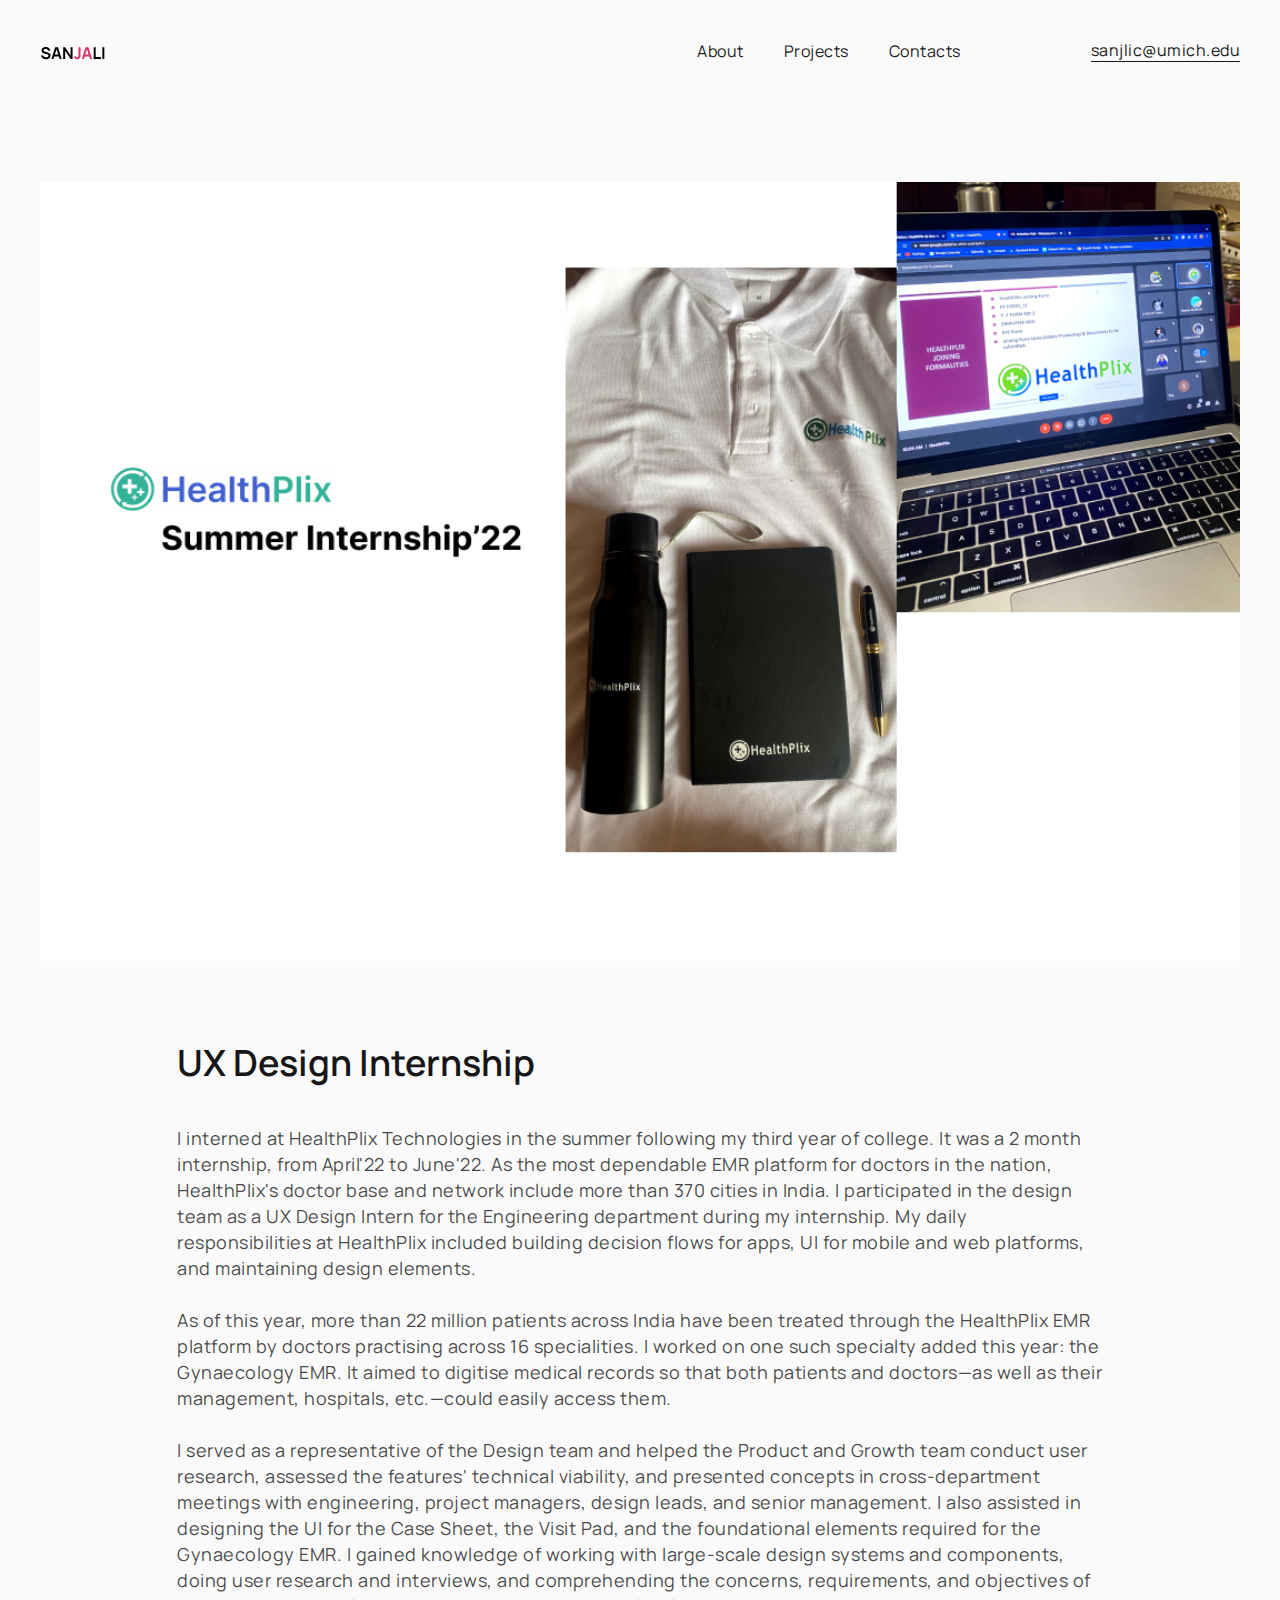
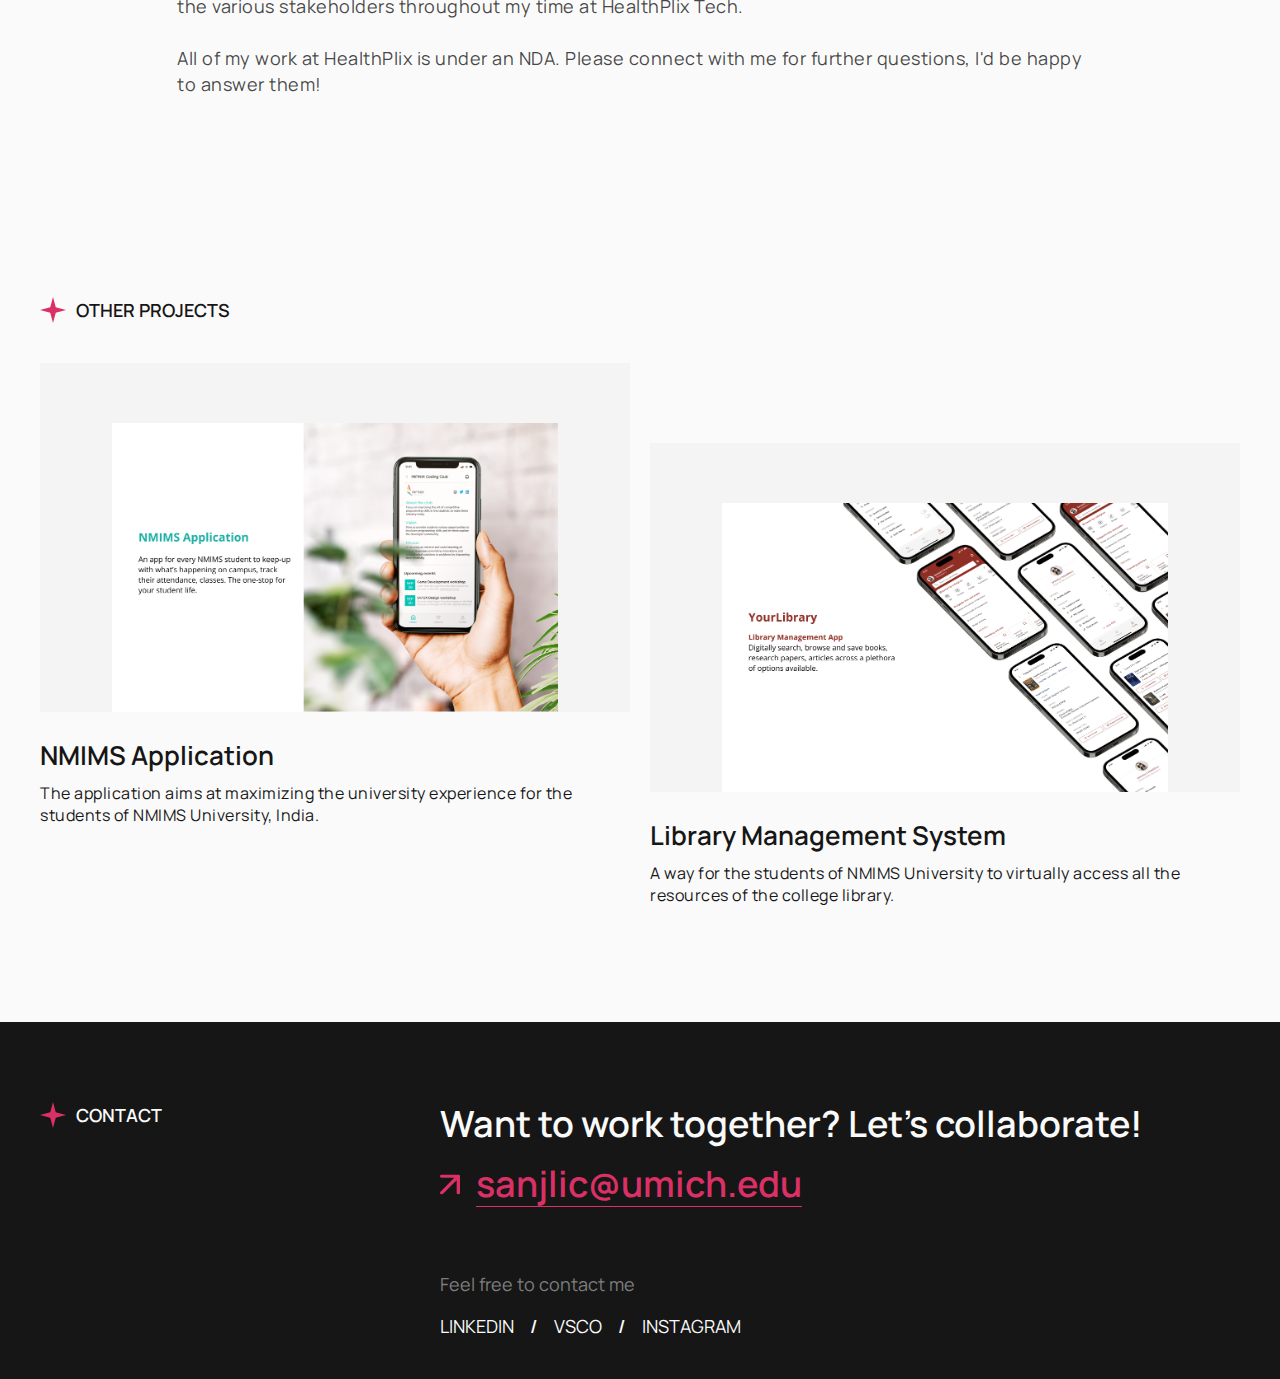
<file: projects/plix/plix.html>
<!DOCTYPE html>
<html data-wf-domain="jaylin-template.webflow.io" data-wf-page="635a318b0dcb356fb4b23bf2"
    data-wf-site="635a318b0dcb355eb5b23bef" data-wf-status="1" class=" w-mod-js">

<head>
    <meta charset="utf-8">
    <title>Healthplix Internship</title>
    <meta
        content="Meet Jaylin! Jaylin is a minimalistic and elegant Webflow Portfolio HTML Template. Home, About, Projects, CMS and lovely animations are here!"
        name="description">
    <meta content="NFT Avatars" property="og:title">
    <meta
        content="Nunc vehicula purus massa, vel lobortis purus vestibulum quis. Cras ipsum erat, porta nec tincidunt quis, fringilla ut turpis."
        property="og:description">
    <meta content="images/635a723d9c53141539f1f65c_NFT%20Avatars.png" property="og:image">
    <meta content="NFT Avatars" property="twitter:title">
    <meta
        content="Nunc vehicula purus massa, vel lobortis purus vestibulum quis. Cras ipsum erat, porta nec tincidunt quis, fringilla ut turpis."
        property="twitter:description">
    <meta content="https://assets.website-files.com/635a318b0dcb35227ab23bfd/635a723d9c53141539f1f65c_NFT%20Avatars.png"
        property="twitter:image">
    <meta property="og:type" content="website">
    <meta content="summary_large_image" name="twitter:card">
    <meta content="width=device-width, initial-scale=1" name="viewport">
    <meta content="Webflow" name="generator">
    <link href="css/jaylin-template.webflow.334634597.css" rel="stylesheet" type="text/css">
    <style>
        @media (min-width:992px) {
            html.w-mod-js:not(.w-mod-ix) [data-w-id="f1a0b96a-c405-2195-a97d-3d0459b6b3fe"] {
                background-color: rgb(244, 244, 244);
            }

            html.w-mod-js:not(.w-mod-ix) [data-w-id="f1a0b96a-c405-2195-a97d-3d0459b6b400"] {
                opacity: 0;
                -webkit-transform: translate3d(0, 0, 0) scale3d(1, 1, 1) rotateX(0) rotateY(0) rotateZ(-45deg) skew(0, 0);
                -moz-transform: translate3d(0, 0, 0) scale3d(1, 1, 1) rotateX(0) rotateY(0) rotateZ(-45deg) skew(0, 0);
                -ms-transform: translate3d(0, 0, 0) scale3d(1, 1, 1) rotateX(0) rotateY(0) rotateZ(-45deg) skew(0, 0);
                transform: translate3d(0, 0, 0) scale3d(1, 1, 1) rotateX(0) rotateY(0) rotateZ(-45deg) skew(0, 0);
            }
        }
    </style>
    <link href="https://fonts.googleapis.com" rel="preconnect">
    <link href="https://fonts.gstatic.com" rel="preconnect" crossorigin="anonymous">
    <script src="js/webfont.js" type="text/javascript"></script>
    <script type="text/javascript">WebFont.load({ google: { families: ["Manrope:regular,500,600,700,800"] } });</script>
    <!--[if lt IE 9]><script src="https://cdnjs.cloudflare.com/ajax/libs/html5shiv/3.7.3/html5shiv.min.js" type="text/javascript"></script><![endif]-->
    <script
        type="text/javascript">!function (o, c) { var n = c.documentElement, t = " w-mod-"; n.className += t + "js", ("ontouchstart" in o || o.DocumentTouch && c instanceof DocumentTouch) && (n.className += t + "touch") }(window, document);</script>
    <link href="../../images/favicon.svg" rel="shortcut icon" type="image/x-icon">
    <link href="../../images/favicon.svg" rel="apple-touch-icon">
</head>

<body>
    <div data-animation="default" data-collapse="medium" data-duration="400" data-easing="ease" data-easing2="ease"
        role="banner" class="navigation w-nav">
        <div class="container-navigation"><a href="/" class="nav-logo-link w-nav-brand"><img
                    src="../../fonts/635a826f04fcf6850fb9fea7_Logo.svg" loading="lazy" alt class="nav-logo-image"></a>
            <nav role="navigation" class="nav-menu w-nav-menu"><a href="../../about/about.html"
                    class="nav-link w-nav-link">About</a><a href="/projects/project.html"
                    class="nav-link w-nav-link">Projects</a><a
                    href="#w-node-_6d6b443f-9cd9-b57f-b972-d3f222eae89f-22eae897"
                    class="nav-link w-nav-link">Contacts</a>
                <div class="nav-buttons-wrapper"><a href="mailto:sanjlic@umich.edu"
                        class="link w-inline-block">
                        <div>sanjlic@umich.edu</div>
                        <div class="link-border"></div>
                    </a></div>
            </nav>
            <div class="nav-menu-button w-nav-button">
                <div class="nav-menu-burger-icon w-embed"><svg width="24" height="24" viewBox="0 0 24 24" fill="none"
                        xmlns="http://www.w3.org/2000/svg">
                        <rect x="4" y="6" width="16" height="2" rx="1" fill="currentColor" />
                        <rect x="4" y="11" width="16" height="2" rx="1" fill="currentColor" />
                        <rect x="4" y="16" width="16" height="2" rx="1" fill="currentColor" />
                    </svg></div>
            </div>
        </div>
    </div>
    <div class="page-padding">
        <div class="section project-page">
            <div class="container-huge">
                <div class="project-page-cover">
                    <img src="images/635a723d9c53141539f1f65c_NFT%20Avatars.png" loading="lazy" alt=""
                        style="max-width: 100vw;" class="project-main-image">





                </div>
            </div>
        </div>
        <div class="section rich-text">
            <div class="container-926px">
                <div class="text-rich-text w-richtext">
                    <h2>UX Design Internship</h2>

                    <p> I interned at HealthPlix Technologies in the summer following my third year of college. It was a
                        2 month internship, from April'22 to June'22.
                        As the most dependable EMR platform for doctors in the nation, HealthPlix's doctor base and
                        network include more than 370 cities in India. I participated in the design team as a UX Design
                        Intern for the Engineering department during my internship.
                        My daily responsibilities at HealthPlix included building decision flows for apps, UI for mobile
                        and web platforms, and maintaining design elements.
                        <br> <br>
                        As of this year, more than 22 million patients across India have been treated through the
                        HealthPlix EMR platform by doctors practising across 16 specialities.
                        I worked on one such specialty added this year: the Gynaecology EMR. It aimed to digitise
                        medical records so that both patients and doctors—as well as their management, hospitals,
                        etc.—could easily access them.
                        <br> <br>
                        I served as a representative of the Design team and helped the Product and Growth team conduct
                        user research, assessed the features' technical viability, and presented concepts in
                        cross-department meetings with engineering, project managers, design leads, and senior
                        management.
                        I also assisted in designing the UI for the Case Sheet, the Visit Pad, and the foundational
                        elements required for the Gynaecology EMR. I gained knowledge of working with large-scale design
                        systems and components,
                        doing user research and interviews, and comprehending the concerns, requirements, and objectives
                        of the various stakeholders throughout my time at HealthPlix Tech.
                        <br> <br>
                        All of my work at HealthPlix is under an NDA. Please connect with me for further questions, I'd
                        be happy to answer them!
                    </p>





                </div>
            </div>
        </div>
        <div class="section case-page">
            <div class="container-huge">
                <div class="margin-bottom margin-xlarge">
                    <div class="block-name-title-wrap"><img src="fonts/635ae76fe3bc1b1e6a889952_Star%203.svg"
                            loading="lazy" id="w-node-_8543763d-d83d-054d-2bd0-7b63d7f69187-b4b23bf2" alt
                            class="star-image">
                        <div class="text-size-caption">other projects</div>
                    </div>
                </div>
                <div class="w-dyn-list">
                    <div role="list" class="collection-list-project w-dyn-items">
                        <div role="listitem" class="collection-item-project w-dyn-item"><a
                                data-w-id="f1a0b96a-c405-2195-a97d-3d0459b6b3fd" href="/projects/NMIMS/nmims.html"
                                class="projects-page-project-card w-inline-block">
                                <div data-w-id="f1a0b96a-c405-2195-a97d-3d0459b6b3fe" class="project-card-image-area">
                                    <img loading="lazy" src="images/635a7243ccf682a9666d6ac2_NFT%20Avatars.png" alt
                                        sizes="(max-width: 479px) 78vw, (max-width: 991px) 38vw, 30vw"
                                        srcset="images/635a7243ccf682a9666d6ac2_NFT%20Avatars.png 500w, images/635a7243ccf682a9666d6ac2_NFT%20Avatars.png 800w, images/635a7243ccf682a9666d6ac2_NFT%20Avatars.png 992w"
                                        class="cover-image">
                                    <!-- <div data-w-id="f1a0b96a-c405-2195-a97d-3d0459b6b400"
                                        class="icon-80px primary absolute center"><img alt loading="lazy"
                                            src="fonts/635e73db1407d83935c68e79_Vector.svg"></div> -->
                                </div>
                                <div class="project-card-info-area">
                                    <h2 class="heading-large">NMIMS Application</h2>
                                    <p>The application aims at maximizing the university experience for the students of
                                        NMIMS University, India.</p>
                                </div>

                            </a></div>
                        <div role="listitem" class="collection-item-project w-dyn-item"><a
                                data-w-id="f1a0b96a-c405-2195-a97d-3d0459b6b3fd" href="/projects/Library/library.html"
                                class="projects-page-project-card w-inline-block">
                                <div data-w-id="f1a0b96a-c405-2195-a97d-3d0459b6b3fe" class="project-card-image-area">
                                    <img loading="lazy" src="images/liblib.png" alt
                                        sizes="(max-width: 479px) 78vw, (max-width: 991px) 38vw, 30vw"
                                        srcset="images/liblib.png 500w,images/liblib.png 800w, images/liblib.png 992w"
                                        class="cover-image">
                                    <!-- <div data-w-id="f1a0b96a-c405-2195-a97d-3d0459b6b400"
                                        class="icon-80px primary absolute center"><img alt loading="lazy"
                                            src="fonts/635e73db1407d83935c68e79_Vector.svg"></div> -->
                                </div>
                                <div class="project-card-info-area">
                                    <h2 class="heading-large">Library Management System</h2>
                                    <p>A way for the students of NMIMS University to virtually access all the resources
                                        of the college library.</p>
                                </div>

                            </a></div>
                    </div>
                </div>
            </div>
        </div>
    </div>
    <div class="section footer">
        <div class="container-huge">
            <div class="footer-grid">
                <div id="w-node-_6d6b443f-9cd9-b57f-b972-d3f222eae89a-22eae897" class="footer-title-area">
                    <div class="block-name-title-wrap"><img src="fonts/635ae76fe3bc1b1e6a889952_Star%203.svg"
                            loading="lazy" id="w-node-_6d6b443f-9cd9-b57f-b972-d3f222eae89c-22eae897" alt
                            class="star-image">
                        <div class="text-size-caption text-color-white">contact</div>
                    </div>
                </div>
                <div id="w-node-_6d6b443f-9cd9-b57f-b972-d3f222eae89f-22eae897" class="footer-content-area">
                    <h2 class="text-color-white margin-bottom margin-xsmall">Want to work together? Let’s collaborate!
                    </h2><a data-w-id="6d6b443f-9cd9-b57f-b972-d3f222eae8a2" href="mailto:sanjlic@umich.edu"
                        class="footer-email-wrap w-inline-block"><img src="fonts/635ae93f469f131a80914280_Vector.svg"
                            loading="lazy" data-w-id="6d6b443f-9cd9-b57f-b972-d3f222eae8a3"
                            id="w-node-_6d6b443f-9cd9-b57f-b972-d3f222eae8a3-22eae897" alt>
                        <div class="footer-email-div">
                            <div class="heading-xlarge text-color-primary">sanjlic@umich.edu</div>
                            <div class="footer-email-border"></div>
                        </div>
                    </a>
                    <div class="text-size-big text-color-dark margin-bottom margin-xsmall">Feel free to contact me</div>

                    <div class="footer-social-link-wrap"><a href="https://www.linkedin.com/in/sanjali-chandola/"
                            class="footer-social-link text-color-white text-style-uppercase">LinkedIn</a>
                        <div class="text-size-caption text-color-white slash">/</div><a
                            href="https://vsco.co/sanjalichandola"
                            class="footer-social-link text-color-white text-style-uppercase">VSCO</a>
                        <div class="text-size-caption text-color-white slash">/</div><a
                            href="https://www.instagram.com/sanjali.chandola/"
                            class="footer-social-link text-color-white text-style-uppercase">Instagram</a>



                    </div>
                </div>
            </div>
            <script
                src="https://d3e54v103j8qbb.cloudfront.net/js/jquery-3.5.1.min.dc5e7f18c8.js?site=635a318b0dcb355eb5b23bef"
                type="text/javascript" crossorigin="anonymous"></script>
            <script src="js/webflow.58046d786.js" type="text/javascript"></script>
            <!--[if lte IE 9]><script src="//cdnjs.cloudflare.com/ajax/libs/placeholders/3.0.2/placeholders.min.js"></script><![endif]-->
</body>

</html>
</file>
<file: css/jaylin-template.webflow.334634597.css>
/* Generated on: Sat Dec 31 2022 15:01:42 GMT+0000 (Coordinated Universal Time) */
/* ==========================================================================
   normalize.css v3.0.3 | MIT License | github.com/necolas/normalize.css 
   ========================================================================== */
/*! normalize.css v3.0.3 | MIT License | github.com/necolas/normalize.css */html{font-family:sans-serif;-ms-text-size-adjust:100%;-webkit-text-size-adjust:100%}body{margin:0}article,aside,details,figcaption,figure,footer,header,hgroup,main,menu,nav,section,summary{display:block}audio,canvas,progress,video{display:inline-block;vertical-align:baseline}audio:not([controls]){display:none;height:0}[hidden],template{display:none}a{background-color:transparent}a:active,a:hover{outline:0}abbr[title]{border-bottom:1px dotted}b,strong{font-weight:bold}dfn{font-style:italic}h1{font-size:2em;margin:.67em 0}mark{background:#ff0;color:#000}small{font-size:80%}sub,sup{font-size:75%;line-height:0;position:relative;vertical-align:baseline}sup{top:-0.5em}sub{bottom:-0.25em}img{border:0}svg:not(:root){overflow:hidden}figure{margin:1em 40px}hr{box-sizing:content-box;height:0}pre{overflow:auto}code,kbd,pre,samp{font-family:monospace, monospace;font-size:1em}button,input,optgroup,select,textarea{color:inherit;font:inherit;margin:0}button{overflow:visible}button,select{text-transform:none}button,html input[type="button"],input[type="reset"]{-webkit-appearance:button;cursor:pointer}button[disabled],html input[disabled]{cursor:default}button::-moz-focus-inner,input::-moz-focus-inner{border:0;padding:0}input{line-height:normal}input[type='checkbox'],input[type='radio']{box-sizing:border-box;padding:0}input[type='number']::-webkit-inner-spin-button,input[type='number']::-webkit-outer-spin-button{height:auto}input[type='search']{-webkit-appearance:none}input[type='search']::-webkit-search-cancel-button,input[type='search']::-webkit-search-decoration{-webkit-appearance:none}fieldset{border:1px solid #c0c0c0;margin:0 2px;padding:.35em .625em .75em}legend{border:0;padding:0}textarea{overflow:auto}optgroup{font-weight:bold}table{border-collapse:collapse;border-spacing:0}td,th{padding:0}

/* ==========================================================================
   Start of base Webflow CSS - If you're looking for some ultra-clean CSS, skip the boilerplate and see the unminified code below.
   ========================================================================== */
@font-face{font-family:'webflow-icons';src:url("[data-uri]") format('truetype');font-weight:normal;font-style:normal}[class^="w-icon-"],[class*=" w-icon-"]{font-family:'webflow-icons' !important;speak:none;font-style:normal;font-weight:normal;font-variant:normal;text-transform:none;line-height:1;-webkit-font-smoothing:antialiased;-moz-osx-font-smoothing:grayscale}.w-icon-slider-right:before{content:"\e600"}.w-icon-slider-left:before{content:"\e601"}.w-icon-nav-menu:before{content:"\e602"}.w-icon-arrow-down:before,.w-icon-dropdown-toggle:before{content:"\e603"}.w-icon-file-upload-remove:before{content:"\e900"}.w-icon-file-upload-icon:before{content:"\e903"}*{-webkit-box-sizing:border-box;-moz-box-sizing:border-box;box-sizing:border-box}html{height:100%}body{margin:0;min-height:100%;background-color:#fff;font-family:Arial,sans-serif;font-size:14px;line-height:20px;color:#333}img{max-width:100%;vertical-align:middle;display:inline-block}html.w-mod-touch *{background-attachment:scroll !important}.w-block{display:block}.w-inline-block{max-width:100%;display:inline-block}.w-clearfix:before,.w-clearfix:after{content:" ";display:table;grid-column-start:1;grid-row-start:1;grid-column-end:2;grid-row-end:2}.w-clearfix:after{clear:both}.w-hidden{display:none}.w-button{display:inline-block;padding:9px 15px;background-color:#3898EC;color:white;border:0;line-height:inherit;text-decoration:none;cursor:pointer;border-radius:0}input.w-button{-webkit-appearance:button}html[data-w-dynpage] [data-w-cloak]{color:transparent !important}.w-webflow-badge,.w-webflow-badge *{position:static;left:auto;top:auto;right:auto;bottom:auto;z-index:auto;display:block;visibility:visible;overflow:visible;overflow-x:visible;overflow-y:visible;box-sizing:border-box;width:auto;height:auto;max-height:none;max-width:none;min-height:0;min-width:0;margin:0;padding:0;float:none;clear:none;border:0 none transparent;border-radius:0;background:none;background-image:none;background-position:0% 0%;background-size:auto auto;background-repeat:repeat;background-origin:padding-box;background-clip:border-box;background-attachment:scroll;background-color:transparent;box-shadow:none;opacity:1;transform:none;transition:none;direction:ltr;font-family:inherit;font-weight:inherit;color:inherit;font-size:inherit;line-height:inherit;font-style:inherit;font-variant:inherit;text-align:inherit;letter-spacing:inherit;text-decoration:inherit;text-indent:0;text-transform:inherit;list-style-type:disc;text-shadow:none;font-smoothing:auto;vertical-align:baseline;cursor:inherit;white-space:inherit;word-break:normal;word-spacing:normal;word-wrap:normal}.w-webflow-badge{position:fixed !important;display:inline-block !important;visibility:visible !important;z-index:2147483647 !important;top:auto !important;right:12px !important;bottom:12px !important;left:auto !important;color:#AAADB0 !important;background-color:#fff !important;border-radius:3px !important;padding:6px 8px 6px 6px !important;font-size:12px !important;opacity:1 !important;line-height:14px !important;text-decoration:none !important;transform:none !important;margin:0 !important;width:auto !important;height:auto !important;overflow:visible !important;white-space:nowrap;box-shadow:0 0 0 1px rgba(0,0,0,0.1),0 1px 3px rgba(0,0,0,0.1);cursor:pointer}.w-webflow-badge>img{display:inline-block !important;visibility:visible !important;opacity:1 !important;vertical-align:middle !important}h1,h2,h3,h4,h5,h6{font-weight:bold;margin-bottom:10px}h1{font-size:38px;line-height:44px;margin-top:20px}h2{font-size:32px;line-height:36px;margin-top:20px}h3{font-size:24px;line-height:30px;margin-top:20px}h4{font-size:18px;line-height:24px;margin-top:10px}h5{font-size:14px;line-height:20px;margin-top:10px}h6{font-size:12px;line-height:18px;margin-top:10px}p{margin-top:0;margin-bottom:10px}blockquote{margin:0 0 10px 0;padding:10px 20px;border-left:5px solid #E2E2E2;font-size:18px;line-height:22px}figure{margin:0;margin-bottom:10px}figcaption{margin-top:5px;text-align:center}ul,ol{margin-top:0px;margin-bottom:10px;padding-left:40px}.w-list-unstyled{padding-left:0;list-style:none}.w-embed:before,.w-embed:after{content:" ";display:table;grid-column-start:1;grid-row-start:1;grid-column-end:2;grid-row-end:2}.w-embed:after{clear:both}.w-video{width:100%;position:relative;padding:0}.w-video iframe,.w-video object,.w-video embed{position:absolute;top:0;left:0;width:100%;height:100%;border:none}fieldset{padding:0;margin:0;border:0}button,[type='button'],[type='reset']{border:0;cursor:pointer;-webkit-appearance:button}.w-form{margin:0 0 15px}.w-form-done{display:none;padding:20px;text-align:center;background-color:#dddddd}.w-form-fail{display:none;margin-top:10px;padding:10px;background-color:#ffdede}label{display:block;margin-bottom:5px;font-weight:bold}.w-input,.w-select{display:block;width:100%;height:38px;padding:8px 12px;margin-bottom:10px;font-size:14px;line-height:1.42857143;color:#333333;vertical-align:middle;background-color:#ffffff;border:1px solid #cccccc}.w-input:-moz-placeholder,.w-select:-moz-placeholder{color:#999}.w-input::-moz-placeholder,.w-select::-moz-placeholder{color:#999;opacity:1}.w-input:-ms-input-placeholder,.w-select:-ms-input-placeholder{color:#999}.w-input::-webkit-input-placeholder,.w-select::-webkit-input-placeholder{color:#999}.w-input:focus,.w-select:focus{border-color:#3898EC;outline:0}.w-input[disabled],.w-select[disabled],.w-input[readonly],.w-select[readonly],fieldset[disabled] .w-input,fieldset[disabled] .w-select{cursor:not-allowed}.w-input[disabled]:not(.w-input-disabled),.w-select[disabled]:not(.w-input-disabled),.w-input[readonly],.w-select[readonly],fieldset[disabled]:not(.w-input-disabled) .w-input,fieldset[disabled]:not(.w-input-disabled) .w-select{background-color:#eeeeee}textarea.w-input,textarea.w-select{height:auto}.w-select{background-color:#f3f3f3}.w-select[multiple]{height:auto}.w-form-label{display:inline-block;cursor:pointer;font-weight:normal;margin-bottom:0px}.w-radio{display:block;margin-bottom:5px;padding-left:20px}.w-radio:before,.w-radio:after{content:" ";display:table;grid-column-start:1;grid-row-start:1;grid-column-end:2;grid-row-end:2}.w-radio:after{clear:both}.w-radio-input{margin:4px 0 0;margin-top:1px \9;line-height:normal;float:left;margin-left:-20px}.w-radio-input{margin-top:3px}.w-file-upload{display:block;margin-bottom:10px}.w-file-upload-input{width:.1px;height:.1px;opacity:0;overflow:hidden;position:absolute;z-index:-100}.w-file-upload-default,.w-file-upload-uploading,.w-file-upload-success{display:inline-block;color:#333333}.w-file-upload-error{display:block;margin-top:10px}.w-file-upload-default.w-hidden,.w-file-upload-uploading.w-hidden,.w-file-upload-error.w-hidden,.w-file-upload-success.w-hidden{display:none}.w-file-upload-uploading-btn{display:flex;font-size:14px;font-weight:normal;cursor:pointer;margin:0;padding:8px 12px;border:1px solid #cccccc;background-color:#fafafa}.w-file-upload-file{display:flex;flex-grow:1;justify-content:space-between;margin:0;padding:8px 9px 8px 11px;border:1px solid #cccccc;background-color:#fafafa}.w-file-upload-file-name{font-size:14px;font-weight:normal;display:block}.w-file-remove-link{margin-top:3px;margin-left:10px;width:auto;height:auto;padding:3px;display:block;cursor:pointer}.w-icon-file-upload-remove{margin:auto;font-size:10px}.w-file-upload-error-msg{display:inline-block;color:#ea384c;padding:2px 0}.w-file-upload-info{display:inline-block;line-height:38px;padding:0 12px}.w-file-upload-label{display:inline-block;font-size:14px;font-weight:normal;cursor:pointer;margin:0;padding:8px 12px;border:1px solid #cccccc;background-color:#fafafa}.w-icon-file-upload-icon,.w-icon-file-upload-uploading{display:inline-block;margin-right:8px;width:20px}.w-icon-file-upload-uploading{height:20px}.w-container{margin-left:auto;margin-right:auto;max-width:940px}.w-container:before,.w-container:after{content:" ";display:table;grid-column-start:1;grid-row-start:1;grid-column-end:2;grid-row-end:2}.w-container:after{clear:both}.w-container .w-row{margin-left:-10px;margin-right:-10px}.w-row:before,.w-row:after{content:" ";display:table;grid-column-start:1;grid-row-start:1;grid-column-end:2;grid-row-end:2}.w-row:after{clear:both}.w-row .w-row{margin-left:0;margin-right:0}.w-col{position:relative;float:left;width:100%;min-height:1px;padding-left:10px;padding-right:10px}.w-col .w-col{padding-left:0;padding-right:0}.w-col-1{width:8.33333333%}.w-col-2{width:16.66666667%}.w-col-3{width:25%}.w-col-4{width:33.33333333%}.w-col-5{width:41.66666667%}.w-col-6{width:50%}.w-col-7{width:58.33333333%}.w-col-8{width:66.66666667%}.w-col-9{width:75%}.w-col-10{width:83.33333333%}.w-col-11{width:91.66666667%}.w-col-12{width:100%}.w-hidden-main{display:none !important}@media screen and (max-width:991px){.w-container{max-width:728px}.w-hidden-main{display:inherit !important}.w-hidden-medium{display:none !important}.w-col-medium-1{width:8.33333333%}.w-col-medium-2{width:16.66666667%}.w-col-medium-3{width:25%}.w-col-medium-4{width:33.33333333%}.w-col-medium-5{width:41.66666667%}.w-col-medium-6{width:50%}.w-col-medium-7{width:58.33333333%}.w-col-medium-8{width:66.66666667%}.w-col-medium-9{width:75%}.w-col-medium-10{width:83.33333333%}.w-col-medium-11{width:91.66666667%}.w-col-medium-12{width:100%}.w-col-stack{width:100%;left:auto;right:auto}}@media screen and (max-width:767px){.w-hidden-main{display:inherit !important}.w-hidden-medium{display:inherit !important}.w-hidden-small{display:none !important}.w-row,.w-container .w-row{margin-left:0;margin-right:0}.w-col{width:100%;left:auto;right:auto}.w-col-small-1{width:8.33333333%}.w-col-small-2{width:16.66666667%}.w-col-small-3{width:25%}.w-col-small-4{width:33.33333333%}.w-col-small-5{width:41.66666667%}.w-col-small-6{width:50%}.w-col-small-7{width:58.33333333%}.w-col-small-8{width:66.66666667%}.w-col-small-9{width:75%}.w-col-small-10{width:83.33333333%}.w-col-small-11{width:91.66666667%}.w-col-small-12{width:100%}}@media screen and (max-width:479px){.w-container{max-width:none}.w-hidden-main{display:inherit !important}.w-hidden-medium{display:inherit !important}.w-hidden-small{display:inherit !important}.w-hidden-tiny{display:none !important}.w-col{width:100%}.w-col-tiny-1{width:8.33333333%}.w-col-tiny-2{width:16.66666667%}.w-col-tiny-3{width:25%}.w-col-tiny-4{width:33.33333333%}.w-col-tiny-5{width:41.66666667%}.w-col-tiny-6{width:50%}.w-col-tiny-7{width:58.33333333%}.w-col-tiny-8{width:66.66666667%}.w-col-tiny-9{width:75%}.w-col-tiny-10{width:83.33333333%}.w-col-tiny-11{width:91.66666667%}.w-col-tiny-12{width:100%}}.w-widget{position:relative}.w-widget-map{width:100%;height:400px}.w-widget-map label{width:auto;display:inline}.w-widget-map img{max-width:inherit}.w-widget-map .gm-style-iw{text-align:center}.w-widget-map .gm-style-iw>button{display:none !important}.w-widget-twitter{overflow:hidden}.w-widget-twitter-count-shim{display:inline-block;vertical-align:top;position:relative;width:28px;height:20px;text-align:center;background:white;border:#758696 solid 1px;border-radius:3px}.w-widget-twitter-count-shim *{pointer-events:none;-webkit-user-select:none;-moz-user-select:none;-ms-user-select:none;user-select:none}.w-widget-twitter-count-shim .w-widget-twitter-count-inner{position:relative;font-size:15px;line-height:12px;text-align:center;color:#999;font-family:serif}.w-widget-twitter-count-shim .w-widget-twitter-count-clear{position:relative;display:block}.w-widget-twitter-count-shim.w--large{width:36px;height:28px}.w-widget-twitter-count-shim.w--large .w-widget-twitter-count-inner{font-size:18px;line-height:18px}.w-widget-twitter-count-shim:not(.w--vertical){margin-left:5px;margin-right:8px}.w-widget-twitter-count-shim:not(.w--vertical).w--large{margin-left:6px}.w-widget-twitter-count-shim:not(.w--vertical):before,.w-widget-twitter-count-shim:not(.w--vertical):after{top:50%;left:0;border:solid transparent;content:' ';height:0;width:0;position:absolute;pointer-events:none}.w-widget-twitter-count-shim:not(.w--vertical):before{border-color:rgba(117,134,150,0);border-right-color:#5d6c7b;border-width:4px;margin-left:-9px;margin-top:-4px}.w-widget-twitter-count-shim:not(.w--vertical).w--large:before{border-width:5px;margin-left:-10px;margin-top:-5px}.w-widget-twitter-count-shim:not(.w--vertical):after{border-color:rgba(255,255,255,0);border-right-color:white;border-width:4px;margin-left:-8px;margin-top:-4px}.w-widget-twitter-count-shim:not(.w--vertical).w--large:after{border-width:5px;margin-left:-9px;margin-top:-5px}.w-widget-twitter-count-shim.w--vertical{width:61px;height:33px;margin-bottom:8px}.w-widget-twitter-count-shim.w--vertical:before,.w-widget-twitter-count-shim.w--vertical:after{top:100%;left:50%;border:solid transparent;content:' ';height:0;width:0;position:absolute;pointer-events:none}.w-widget-twitter-count-shim.w--vertical:before{border-color:rgba(117,134,150,0);border-top-color:#5d6c7b;border-width:5px;margin-left:-5px}.w-widget-twitter-count-shim.w--vertical:after{border-color:rgba(255,255,255,0);border-top-color:white;border-width:4px;margin-left:-4px}.w-widget-twitter-count-shim.w--vertical .w-widget-twitter-count-inner{font-size:18px;line-height:22px}.w-widget-twitter-count-shim.w--vertical.w--large{width:76px}.w-background-video{position:relative;overflow:hidden;height:500px;color:white}.w-background-video>video{background-size:cover;background-position:50% 50%;position:absolute;margin:auto;width:100%;height:100%;right:-100%;bottom:-100%;top:-100%;left:-100%;object-fit:cover;z-index:-100}.w-background-video>video::-webkit-media-controls-start-playback-button{display:none !important;-webkit-appearance:none}.w-background-video--control{position:absolute;bottom:1em;right:1em;background-color:transparent;padding:0}.w-background-video--control>[hidden]{display:none !important}.w-slider{position:relative;height:300px;text-align:center;background:#dddddd;clear:both;-webkit-tap-highlight-color:rgba(0,0,0,0);tap-highlight-color:rgba(0,0,0,0)}.w-slider-mask{position:relative;display:block;overflow:hidden;z-index:1;left:0;right:0;height:100%;white-space:nowrap}.w-slide{position:relative;display:inline-block;vertical-align:top;width:100%;height:100%;white-space:normal;text-align:left}.w-slider-nav{position:absolute;z-index:2;top:auto;right:0;bottom:0;left:0;margin:auto;padding-top:10px;height:40px;text-align:center;-webkit-tap-highlight-color:rgba(0,0,0,0);tap-highlight-color:rgba(0,0,0,0)}.w-slider-nav.w-round>div{border-radius:100%}.w-slider-nav.w-num>div{width:auto;height:auto;padding:.2em .5em;font-size:inherit;line-height:inherit}.w-slider-nav.w-shadow>div{box-shadow:0 0 3px rgba(51,51,51,0.4)}.w-slider-nav-invert{color:#fff}.w-slider-nav-invert>div{background-color:rgba(34,34,34,0.4)}.w-slider-nav-invert>div.w-active{background-color:#222}.w-slider-dot{position:relative;display:inline-block;width:1em;height:1em;background-color:rgba(255,255,255,0.4);cursor:pointer;margin:0 3px .5em;transition:background-color 100ms,color 100ms}.w-slider-dot.w-active{background-color:#fff}.w-slider-dot:focus{outline:none;box-shadow:0 0 0 2px #fff}.w-slider-dot:focus.w-active{box-shadow:none}.w-slider-arrow-left,.w-slider-arrow-right{position:absolute;width:80px;top:0;right:0;bottom:0;left:0;margin:auto;cursor:pointer;overflow:hidden;color:white;font-size:40px;-webkit-tap-highlight-color:rgba(0,0,0,0);tap-highlight-color:rgba(0,0,0,0);-webkit-user-select:none;-moz-user-select:none;-ms-user-select:none;user-select:none}.w-slider-arrow-left [class^='w-icon-'],.w-slider-arrow-right [class^='w-icon-'],.w-slider-arrow-left [class*=' w-icon-'],.w-slider-arrow-right [class*=' w-icon-']{position:absolute}.w-slider-arrow-left:focus,.w-slider-arrow-right:focus{outline:0}.w-slider-arrow-left{z-index:3;right:auto}.w-slider-arrow-right{z-index:4;left:auto}.w-icon-slider-left,.w-icon-slider-right{top:0;right:0;bottom:0;left:0;margin:auto;width:1em;height:1em}.w-slider-aria-label{border:0;clip:rect(0 0 0 0);height:1px;margin:-1px;overflow:hidden;padding:0;position:absolute;width:1px}.w-slider-force-show{display:block !important}.w-dropdown{display:inline-block;position:relative;text-align:left;margin-left:auto;margin-right:auto;z-index:900}.w-dropdown-btn,.w-dropdown-toggle,.w-dropdown-link{position:relative;vertical-align:top;text-decoration:none;color:#222222;padding:20px;text-align:left;margin-left:auto;margin-right:auto;white-space:nowrap}.w-dropdown-toggle{-webkit-user-select:none;-moz-user-select:none;-ms-user-select:none;user-select:none;display:inline-block;cursor:pointer;padding-right:40px}.w-dropdown-toggle:focus{outline:0}.w-icon-dropdown-toggle{position:absolute;top:0;right:0;bottom:0;margin:auto;margin-right:20px;width:1em;height:1em}.w-dropdown-list{position:absolute;background:#dddddd;display:none;min-width:100%}.w-dropdown-list.w--open{display:block}.w-dropdown-link{padding:10px 20px;display:block;color:#222222}.w-dropdown-link.w--current{color:#0082f3}.w-dropdown-link:focus{outline:0}@media screen and (max-width:767px){.w-nav-brand{padding-left:10px}}.w-lightbox-backdrop{color:#000;cursor:auto;font-family:serif;font-size:medium;font-style:normal;font-variant:normal;font-weight:normal;letter-spacing:normal;line-height:normal;list-style:disc;text-align:start;text-indent:0;text-shadow:none;text-transform:none;visibility:visible;white-space:normal;word-break:normal;word-spacing:normal;word-wrap:normal;position:fixed;top:0;right:0;bottom:0;left:0;color:#fff;font-family:"Helvetica Neue",Helvetica,Ubuntu,"Segoe UI",Verdana,sans-serif;font-size:17px;line-height:1.2;font-weight:300;text-align:center;background:rgba(0,0,0,0.9);z-index:2000;outline:0;opacity:0;-webkit-user-select:none;-moz-user-select:none;-ms-user-select:none;-webkit-tap-highlight-color:transparent;-webkit-transform:translate(0, 0)}.w-lightbox-backdrop,.w-lightbox-container{height:100%;overflow:auto;-webkit-overflow-scrolling:touch}.w-lightbox-content{position:relative;height:100vh;overflow:hidden}.w-lightbox-view{position:absolute;width:100vw;height:100vh;opacity:0}.w-lightbox-view:before{content:"";height:100vh}.w-lightbox-group,.w-lightbox-group .w-lightbox-view,.w-lightbox-group .w-lightbox-view:before{height:86vh}.w-lightbox-frame,.w-lightbox-view:before{display:inline-block;vertical-align:middle}.w-lightbox-figure{position:relative;margin:0}.w-lightbox-group .w-lightbox-figure{cursor:pointer}.w-lightbox-img{width:auto;height:auto;max-width:none}.w-lightbox-image{display:block;float:none;max-width:100vw;max-height:100vh}.w-lightbox-group .w-lightbox-image{max-height:86vh}.w-lightbox-caption{position:absolute;right:0;bottom:0;left:0;padding:.5em 1em;background:rgba(0,0,0,0.4);text-align:left;text-overflow:ellipsis;white-space:nowrap;overflow:hidden}.w-lightbox-embed{position:absolute;top:0;right:0;bottom:0;left:0;width:100%;height:100%}.w-lightbox-control{position:absolute;top:0;width:4em;background-size:24px;background-repeat:no-repeat;background-position:center;cursor:pointer;-webkit-transition:all .3s;transition:all .3s}.w-lightbox-left{display:none;bottom:0;left:0;background-image:url("[data-uri]")}.w-lightbox-right{display:none;right:0;bottom:0;background-image:url("[data-uri]")}.w-lightbox-close{right:0;height:2.6em;background-image:url("[data-uri]");background-size:18px}.w-lightbox-strip{position:absolute;bottom:0;left:0;right:0;padding:0 1vh;line-height:0;white-space:nowrap;overflow-x:auto;overflow-y:hidden}.w-lightbox-item{display:inline-block;width:10vh;padding:2vh 1vh;box-sizing:content-box;cursor:pointer;-webkit-transform:translate3d(0, 0, 0)}.w-lightbox-active{opacity:.3}.w-lightbox-thumbnail{position:relative;height:10vh;background:#222;overflow:hidden}.w-lightbox-thumbnail-image{position:absolute;top:0;left:0}.w-lightbox-thumbnail .w-lightbox-tall{top:50%;width:100%;-webkit-transform:translate(0, -50%);-ms-transform:translate(0, -50%);transform:translate(0, -50%)}.w-lightbox-thumbnail .w-lightbox-wide{left:50%;height:100%;-webkit-transform:translate(-50%, 0);-ms-transform:translate(-50%, 0);transform:translate(-50%, 0)}.w-lightbox-spinner{position:absolute;top:50%;left:50%;box-sizing:border-box;width:40px;height:40px;margin-top:-20px;margin-left:-20px;border:5px solid rgba(0,0,0,0.4);border-radius:50%;-webkit-animation:spin .8s infinite linear;animation:spin .8s infinite linear}.w-lightbox-spinner:after{content:"";position:absolute;top:-4px;right:-4px;bottom:-4px;left:-4px;border:3px solid transparent;border-bottom-color:#fff;border-radius:50%}.w-lightbox-hide{display:none}.w-lightbox-noscroll{overflow:hidden}@media (min-width:768px){.w-lightbox-content{height:96vh;margin-top:2vh}.w-lightbox-view,.w-lightbox-view:before{height:96vh}.w-lightbox-group,.w-lightbox-group .w-lightbox-view,.w-lightbox-group .w-lightbox-view:before{height:84vh}.w-lightbox-image{max-width:96vw;max-height:96vh}.w-lightbox-group .w-lightbox-image{max-width:82.3vw;max-height:84vh}.w-lightbox-left,.w-lightbox-right{display:block;opacity:.5}.w-lightbox-close{opacity:.8}.w-lightbox-control:hover{opacity:1}}.w-lightbox-inactive,.w-lightbox-inactive:hover{opacity:0}.w-richtext:before,.w-richtext:after{content:" ";display:table;grid-column-start:1;grid-row-start:1;grid-column-end:2;grid-row-end:2}.w-richtext:after{clear:both}.w-richtext[contenteditable="true"]:before,.w-richtext[contenteditable="true"]:after{white-space:initial}.w-richtext ol,.w-richtext ul{overflow:hidden}.w-richtext .w-richtext-figure-selected.w-richtext-figure-type-video div:after,.w-richtext .w-richtext-figure-selected[data-rt-type="video"] div:after{outline:2px solid #2895f7}.w-richtext .w-richtext-figure-selected.w-richtext-figure-type-image div,.w-richtext .w-richtext-figure-selected[data-rt-type="image"] div{outline:2px solid #2895f7}.w-richtext figure.w-richtext-figure-type-video>div:after,.w-richtext figure[data-rt-type="video"]>div:after{content:'';position:absolute;display:none;left:0;top:0;right:0;bottom:0}.w-richtext figure{position:relative;max-width:60%}.w-richtext figure>div:before{cursor:default!important}.w-richtext figure img{width:100%}.w-richtext figure figcaption.w-richtext-figcaption-placeholder{opacity:.6}.w-richtext figure div{font-size:0px;color:transparent}.w-richtext figure.w-richtext-figure-type-image,.w-richtext figure[data-rt-type="image"]{display:table}.w-richtext figure.w-richtext-figure-type-image>div,.w-richtext figure[data-rt-type="image"]>div{display:inline-block}.w-richtext figure.w-richtext-figure-type-image>figcaption,.w-richtext figure[data-rt-type="image"]>figcaption{display:table-caption;caption-side:bottom}.w-richtext figure.w-richtext-figure-type-video,.w-richtext figure[data-rt-type="video"]{width:60%;height:0}.w-richtext figure.w-richtext-figure-type-video iframe,.w-richtext figure[data-rt-type="video"] iframe{position:absolute;top:0;left:0;width:100%;height:100%}.w-richtext figure.w-richtext-figure-type-video>div,.w-richtext figure[data-rt-type="video"]>div{width:100%}.w-richtext figure.w-richtext-align-center{margin-right:auto;margin-left:auto;clear:both}.w-richtext figure.w-richtext-align-center.w-richtext-figure-type-image>div,.w-richtext figure.w-richtext-align-center[data-rt-type="image"]>div{max-width:100%}.w-richtext figure.w-richtext-align-normal{clear:both}.w-richtext figure.w-richtext-align-fullwidth{width:100%;max-width:100%;text-align:center;clear:both;display:block;margin-right:auto;margin-left:auto}.w-richtext figure.w-richtext-align-fullwidth>div{display:inline-block;padding-bottom:inherit}.w-richtext figure.w-richtext-align-fullwidth>figcaption{display:block}.w-richtext figure.w-richtext-align-floatleft{float:left;margin-right:15px;clear:none}.w-richtext figure.w-richtext-align-floatright{float:right;margin-left:15px;clear:none}.w-nav{position:relative;background:#dddddd;z-index:1000}.w-nav:before,.w-nav:after{content:" ";display:table;grid-column-start:1;grid-row-start:1;grid-column-end:2;grid-row-end:2}.w-nav:after{clear:both}.w-nav-brand{position:relative;float:left;text-decoration:none;color:#333333}.w-nav-link{position:relative;display:inline-block;vertical-align:top;text-decoration:none;color:#222222;padding:20px;text-align:left;margin-left:auto;margin-right:auto}.w-nav-link.w--current{color:#0082f3}.w-nav-menu{position:relative;float:right}[data-nav-menu-open]{display:block !important;position:absolute;top:100%;left:0;right:0;background:#C8C8C8;text-align:center;overflow:visible;min-width:200px}.w--nav-link-open{display:block;position:relative}.w-nav-overlay{position:absolute;overflow:hidden;display:none;top:100%;left:0;right:0;width:100%}.w-nav-overlay [data-nav-menu-open]{top:0}.w-nav[data-animation="over-left"] .w-nav-overlay{width:auto}.w-nav[data-animation="over-left"] .w-nav-overlay,.w-nav[data-animation="over-left"] [data-nav-menu-open]{right:auto;z-index:1;top:0}.w-nav[data-animation="over-right"] .w-nav-overlay{width:auto}.w-nav[data-animation="over-right"] .w-nav-overlay,.w-nav[data-animation="over-right"] [data-nav-menu-open]{left:auto;z-index:1;top:0}.w-nav-button{position:relative;float:right;padding:18px;font-size:24px;display:none;cursor:pointer;-webkit-tap-highlight-color:rgba(0,0,0,0);tap-highlight-color:rgba(0,0,0,0);-webkit-user-select:none;-moz-user-select:none;-ms-user-select:none;user-select:none}.w-nav-button:focus{outline:0}.w-nav-button.w--open{background-color:#C8C8C8;color:white}.w-nav[data-collapse="all"] .w-nav-menu{display:none}.w-nav[data-collapse="all"] .w-nav-button{display:block}.w--nav-dropdown-open{display:block}.w--nav-dropdown-toggle-open{display:block}.w--nav-dropdown-list-open{position:static}@media screen and (max-width:991px){.w-nav[data-collapse="medium"] .w-nav-menu{display:none}.w-nav[data-collapse="medium"] .w-nav-button{display:block}}@media screen and (max-width:767px){.w-nav[data-collapse="small"] .w-nav-menu{display:none}.w-nav[data-collapse="small"] .w-nav-button{display:block}.w-nav-brand{padding-left:10px}}@media screen and (max-width:479px){.w-nav[data-collapse="tiny"] .w-nav-menu{display:none}.w-nav[data-collapse="tiny"] .w-nav-button{display:block}}.w-tabs{position:relative}.w-tabs:before,.w-tabs:after{content:" ";display:table;grid-column-start:1;grid-row-start:1;grid-column-end:2;grid-row-end:2}.w-tabs:after{clear:both}.w-tab-menu{position:relative}.w-tab-link{position:relative;display:inline-block;vertical-align:top;text-decoration:none;padding:9px 30px;text-align:left;cursor:pointer;color:#222222;background-color:#dddddd}.w-tab-link.w--current{background-color:#C8C8C8}.w-tab-link:focus{outline:0}.w-tab-content{position:relative;display:block;overflow:hidden}.w-tab-pane{position:relative;display:none}.w--tab-active{display:block}@media screen and (max-width:479px){.w-tab-link{display:block}}.w-ix-emptyfix:after{content:""}@keyframes spin{0%{transform:rotate(0deg)}100%{transform:rotate(360deg)}}.w-dyn-empty{padding:10px;background-color:#dddddd}.w-dyn-hide{display:none !important}.w-dyn-bind-empty{display:none !important}.w-condition-invisible{display:none !important}.wf-layout-layout{display:grid !important}

/* ==========================================================================
   Start of custom Webflow CSS
   ========================================================================== */
.w-form-formradioinput--inputType-custom {
  border-top-width: 1px;
  border-bottom-width: 1px;
  border-left-width: 1px;
  border-right-width: 1px;
  border-top-color: #ccc;
  border-bottom-color: #ccc;
  border-left-color: #ccc;
  border-right-color: #ccc;
  border-top-style: solid;
  border-bottom-style: solid;
  border-left-style: solid;
  border-right-style: solid;
  width: 12px;
  height: 12px;
  border-bottom-left-radius: 50%;
  border-bottom-right-radius: 50%;
  border-top-left-radius: 50%;
  border-top-right-radius: 50%;
}

.w-form-formradioinput--inputType-custom.w--redirected-focus {
  box-shadow: 0px 0px 3px 1px #3898ec;
}

.w-form-formradioinput--inputType-custom.w--redirected-checked {
  border-top-width: 4px;
  border-bottom-width: 4px;
  border-left-width: 4px;
  border-right-width: 4px;
  border-top-color: #3898ec;
  border-bottom-color: #3898ec;
  border-left-color: #3898ec;
  border-right-color: #3898ec;
}

.w-checkbox {
  display: block;
  margin-bottom: 5px;
  padding-left: 20px;
}

.w-checkbox::before {
  content: ' ';
  display: table;
  -ms-grid-column-span: 1;
  grid-column-end: 2;
  -ms-grid-column: 1;
  grid-column-start: 1;
  -ms-grid-row-span: 1;
  grid-row-end: 2;
  -ms-grid-row: 1;
  grid-row-start: 1;
}

.w-checkbox::after {
  content: ' ';
  display: table;
  -ms-grid-column-span: 1;
  grid-column-end: 2;
  -ms-grid-column: 1;
  grid-column-start: 1;
  -ms-grid-row-span: 1;
  grid-row-end: 2;
  -ms-grid-row: 1;
  grid-row-start: 1;
  clear: both;
}

.w-checkbox-input {
  float: left;
  margin-bottom: 0px;
  margin-left: -20px;
  margin-right: 0px;
  margin-top: 4px;
  line-height: normal;
}

.w-checkbox-input--inputType-custom {
  border-top-width: 1px;
  border-bottom-width: 1px;
  border-left-width: 1px;
  border-right-width: 1px;
  border-top-color: #ccc;
  border-bottom-color: #ccc;
  border-left-color: #ccc;
  border-right-color: #ccc;
  border-top-style: solid;
  border-bottom-style: solid;
  border-left-style: solid;
  border-right-style: solid;
  width: 12px;
  height: 12px;
  border-bottom-left-radius: 2px;
  border-bottom-right-radius: 2px;
  border-top-left-radius: 2px;
  border-top-right-radius: 2px;
}

.w-checkbox-input--inputType-custom.w--redirected-checked {
  background-color: #3898ec;
  border-top-color: #3898ec;
  border-bottom-color: #3898ec;
  border-left-color: #3898ec;
  border-right-color: #3898ec;
  background-image: url(../fonts/custom-checkbox-checkmark.589d534424.svg);
  background-position: 50% 50%;
  background-size: cover;
  background-repeat: no-repeat;
}

.w-checkbox-input--inputType-custom.w--redirected-focus {
  box-shadow: 0px 0px 3px 1px #3898ec;
}

body {
  background-color: #fafafa;
  font-family: Manrope, sans-serif;
  color: #161616;
  font-size: 16px;
  line-height: 22px;
}

h1 {
  margin-top: 0px;
  margin-bottom: 0px;
  font-family: Manrope, sans-serif;
  font-size: 68px;
  line-height: 76px;
  font-weight: 600;
}

h2 {
  margin-top: 0px;
  margin-bottom: 0px;
  font-family: Manrope, sans-serif;
  font-size: 36px;
  line-height: 44px;
  font-weight: 600;
}

h3 {
  margin-top: 0px;
  margin-bottom: 0px;
  font-family: Manrope, sans-serif;
  font-size: 26px;
  line-height: 34px;
  font-weight: 600;
}

h4 {
  margin-top: 0px;
  margin-bottom: 0px;
  font-family: Manrope, sans-serif;
  font-size: 26px;
  line-height: 36px;
  font-weight: 400;
}

h5 {
  margin-top: 0px;
  margin-bottom: 0px;
  font-family: Manrope, sans-serif;
  font-size: 20px;
  line-height: 24px;
  font-weight: 500;
}

h6 {
  margin-top: 0px;
  margin-bottom: 0px;
  font-family: Manrope, sans-serif;
  font-size: 18px;
  line-height: 24px;
  font-weight: 500;
}

p {
  margin-bottom: 0px;
  font-size: 16px;
  line-height: 22px;
  letter-spacing: 0.5px;
}

a {
  color: #161616;
  font-size: 18px;
  line-height: 26px;
  text-decoration: none;
}

ul {
  margin-top: 0px;
  margin-bottom: 0px;
  padding-left: 30px;
  font-size: 18px;
  line-height: 26px;
}

ol {
  margin-top: 0px;
  margin-bottom: 0px;
  padding-left: 30px;
}

li {
  margin-bottom: 5px;
  font-size: 18px;
  line-height: 26px;
}

img {
  display: inline-block;
  max-width: 100%;
}

label {
  display: block;
  margin-bottom: 8px;
  font-weight: 400;
}

blockquote {
  margin-bottom: 0px;
  padding: 10px 20px;
  border-left: 5px solid #DA3066;
}

figure {
  margin-bottom: 24px;
}

.stylegide-section {
  display: -webkit-box;
  display: -webkit-flex;
  display: -ms-flexbox;
  display: flex;
  width: 100%;
  padding-top: 60px;
  padding-bottom: 60px;
  -webkit-box-orient: horizontal;
  -webkit-box-direction: normal;
  -webkit-flex-direction: row;
  -ms-flex-direction: row;
  flex-direction: row;
  -webkit-box-align: start;
  -webkit-align-items: flex-start;
  -ms-flex-align: start;
  align-items: flex-start;
  grid-auto-columns: 1fr;
  grid-column-gap: 32px;
  grid-row-gap: 32px;
  -ms-grid-columns: 1fr 1fr 1fr 1fr 1fr 1fr 1fr 1fr 1fr 1fr 1fr 1fr;
  grid-template-columns: 1fr 1fr 1fr 1fr 1fr 1fr 1fr 1fr 1fr 1fr 1fr 1fr;
  -ms-grid-rows: auto;
  grid-template-rows: auto;
}

.text-rich-text h2 {
  margin-top: 40px;
  margin-bottom: 40px;
}

.text-rich-text h1 {
  margin-top: 40px;
  margin-bottom: 40px;
}

.text-rich-text h3 {
  margin-top: 40px;
  margin-bottom: 40px;
}

.text-rich-text h4 {
  margin-top: 40px;
  margin-bottom: 40px;
}

.text-rich-text h5 {
  margin-top: 40px;
  margin-bottom: 40px;
}

.text-rich-text h6 {
  margin-top: 40px;
  margin-bottom: 40px;
}

.text-rich-text p {
  margin-top: 40px;
  margin-bottom: 40px;
  color: rgba(22, 22, 22, 0.8);
  font-size: 18px;
  line-height: 26px;
}

.text-rich-text blockquote {
  margin-top: 40px;
  margin-bottom: 40px;
  color: #161616;
}

.text-rich-text ol {
  margin-top: 40px;
  margin-bottom: 40px;
}

.text-rich-text img {
  margin-top: 40px;
  margin-bottom: 40px;
}

.text-rich-text ul {
  margin-top: 40px;
  margin-bottom: 40px;
}

.text-rich-text a {
  -webkit-transition: color 200ms ease;
  transition: color 200ms ease;
  color: #DA3066;
}

.text-rich-text a:hover {
  color: #161616;
}

.button {
  padding: 16px 20px;
  border-style: solid;
  border-width: 1px;
  border-color: rgba(22, 22, 22, 0.8);
  border-radius: 100px;
  background-color: transparent;
  -webkit-transition: all 200ms ease;
  transition: all 200ms ease;
  color: #161616;
  font-size: 18px;
  line-height: 22px;
  text-align: center;
  text-transform: uppercase;
}

.button:hover {
  border-color: #161616;
  background-color: #161616;
  color: #fafafa;
}

.button.big {
  padding: 20px 60px;
  border-color: #161616;
  background-color: #161616;
  color: #fafafa;
  line-height: 26px;
  text-transform: none;
}

.button.big:hover {
  background-color: rgba(22, 22, 22, 0.8);
}

.button.big.align-center {
  -webkit-align-self: center;
  -ms-flex-item-align: center;
  -ms-grid-row-align: center;
  align-self: center;
}

.text-field {
  height: auto;
  margin-bottom: 24px;
  padding: 20px;
  border-style: solid;
  border-width: 1px;
  border-color: rgba(22, 22, 22, 0.1);
  border-radius: 100px;
  background-color: transparent;
}

.text-field:hover {
  border-color: rgba(22, 22, 22, 0.8);
}

.text-field:focus {
  border-color: rgba(22, 22, 22, 0.8);
}

.text-field::-webkit-input-placeholder {
  color: rgba(22, 22, 22, 0.4);
  font-size: 16px;
  line-height: 22px;
}

.text-field:-ms-input-placeholder {
  color: rgba(22, 22, 22, 0.4);
  font-size: 16px;
  line-height: 22px;
}

.text-field::-ms-input-placeholder {
  color: rgba(22, 22, 22, 0.4);
  font-size: 16px;
  line-height: 22px;
}

.text-field::placeholder {
  color: rgba(22, 22, 22, 0.4);
  font-size: 16px;
  line-height: 22px;
}

.text-field.text-area {
  max-width: 860px;
  min-height: 100px;
  min-width: 100%;
  border-radius: 12px;
}

.select-wrapper {
  height: auto;
  margin-bottom: 16px;
  padding: 10px 20px 10px 0px;
  border-style: solid;
  border-width: 1px;
  border-color: rgba(22, 22, 22, 0.1);
  border-radius: 100px;
  background-color: transparent;
}

.success-message {
  border-radius: 100px;
  background-color: #DA3066;
  font-size: 22px;
  line-height: 24px;
}

.error-message {
  padding: 16px 32px;
  border-style: solid;
  border-width: 1px;
  border-color: #c94042;
  border-radius: 100px;
  background-color: transparent;
  text-align: center;
}

.checkbox-field {
  display: -webkit-box;
  display: -webkit-flex;
  display: -ms-flexbox;
  display: flex;
  margin-bottom: 16px;
  -webkit-box-align: center;
  -webkit-align-items: center;
  -ms-flex-align: center;
  align-items: center;
}

.radio-button-field {
  display: -webkit-box;
  display: -webkit-flex;
  display: -ms-flexbox;
  display: flex;
  margin-bottom: 16px;
  -webkit-box-align: center;
  -webkit-align-items: center;
  -ms-flex-align: center;
  align-items: center;
}

.radio-button {
  width: 20px;
  height: 20px;
  margin-top: 0px;
  margin-right: 8px;
  border-color: #161616;
}

.radio-button:hover {
  background-color: rgba(138, 26, 125, 0.3);
}

.radio-button.w--redirected-checked {
  border-width: 6px;
  border-color: #DA3066;
}

.radio-button.w--redirected-focus {
  box-shadow: 0 0 3px 1px #DA3066;
}

.checkbox {
  width: 20px;
  height: 20px;
  margin-top: 0px;
  margin-right: 8px;
  border-color: #161616;
}

.checkbox:hover {
  background-color: rgba(64, 201, 102, 0.3);
}

.checkbox.w--redirected-checked {
  border-color: #DA3066;
  background-color: #DA3066;
}

.checkbox.w--redirected-focus {
  box-shadow: 0 0 3px 1px #DA3066;
}

.styleguide-section-header {
  width: 25%;
}

.grid {
  display: -ms-grid;
  display: grid;
  width: 100%;
  grid-auto-columns: 1fr;
  grid-column-gap: 16px;
  grid-row-gap: 16px;
  -ms-grid-columns: 1fr 1fr 1fr 1fr 1fr 1fr 1fr 1fr 1fr 1fr 1fr 1fr;
  grid-template-columns: 1fr 1fr 1fr 1fr 1fr 1fr 1fr 1fr 1fr 1fr 1fr 1fr;
  -ms-grid-rows: auto;
  grid-template-rows: auto;
}

.flex {
  display: -webkit-box;
  display: -webkit-flex;
  display: -ms-flexbox;
  display: flex;
  -webkit-box-align: center;
  -webkit-align-items: center;
  -ms-flex-align: center;
  align-items: center;
  grid-column-gap: 32px;
  grid-row-gap: 32px;
}

.text-align-center {
  text-align: center;
}

.text-align-left {
  text-align: left;
}

.text-align-right {
  text-align: right;
}

.cover-image {
  width: 100%;
  height: 100%;
  -o-object-fit: cover;
  object-fit: cover;
}

.heading-xxlarge {
  font-family: Manrope, sans-serif;
  font-size: 68px;
  line-height: 76px;
  font-weight: 600;
}

.heading-xlarge {
  font-family: Manrope, sans-serif;
  font-size: 36px;
  line-height: 44px;
  font-weight: 600;
}

.heading-large {
  font-family: Manrope, sans-serif;
  font-size: 26px;
  line-height: 34px;
  font-weight: 600;
}

.heading-medium {
  font-family: Manrope, sans-serif;
  font-size: 26px;
  line-height: 36px;
  font-weight: 400;
}

.heading-small {
  font-family: Manrope, sans-serif;
  font-size: 20px;
  line-height: 24px;
  font-weight: 500;
}

.heading-xsmall {
  font-family: Manrope, sans-serif;
  font-size: 18px;
  line-height: 24px;
  font-weight: 500;
}

.navigation {
  position: relative;
  top: 0px;
  z-index: 100;
  padding: 24px 40px;
  background-color: transparent;
}

.navigation.black {
  background-color: #161616;
}

.nav-logo-image {
  height: 14px;
}

.tablet-hide {
  display: none;
}

.nav-link {
  padding: 16px 20px;
  -webkit-transition: all 200ms ease;
  transition: all 200ms ease;
  font-size: 16px;
  line-height: 22px;
  letter-spacing: 0.5px;
  text-decoration: none;
}

.nav-link:hover {
  color: #DA3066;
}

.nav-link.w--current {
  color: #DA3066;
}

.nav-link.text-color-white:hover {
  color: #DA3066;
}

.nav-menu-button {
  padding: 8px;
  -webkit-box-pack: center;
  -webkit-justify-content: center;
  -ms-flex-pack: center;
  justify-content: center;
  -webkit-box-align: center;
  -webkit-align-items: center;
  -ms-flex-align: center;
  align-items: center;
}

.nav-menu {
  display: -webkit-box;
  display: -webkit-flex;
  display: -ms-flexbox;
  display: flex;
  -webkit-box-align: center;
  -webkit-align-items: center;
  -ms-flex-align: center;
  align-items: center;
  grid-column-gap: 0px;
  grid-row-gap: 0px;
}

.text-size-big {
  font-size: 18px;
  line-height: 26px;
  font-weight: 400;
  letter-spacing: 0px;
}

.select-field {
  margin-bottom: 0px;
  padding-right: 20px;
  padding-left: 20px;
  border: 0px none #000;
  background-color: transparent;
  color: #7e7e7e;
  font-size: 16px;
  line-height: 22px;
}

.select-field:focus {
  color: #161616;
}

.text-size-caption {
  font-size: 18px;
  line-height: 22px;
  font-weight: 600;
  text-transform: uppercase;
}

.text-size-caption.text-color-white.slash {
  line-height: 18px;
}

.text-size-caption.text-style-regular.tag {
  padding: 16px 20px;
  border-style: solid;
  border-width: 1px;
  border-color: rgba(22, 22, 22, 0.8);
  border-radius: 100px;
}

.styleguide-section-content {
  display: -webkit-box;
  display: -webkit-flex;
  display: -ms-flexbox;
  display: flex;
  width: 75%;
  -webkit-box-orient: vertical;
  -webkit-box-direction: normal;
  -webkit-flex-direction: column;
  -ms-flex-direction: column;
  flex-direction: column;
  -webkit-box-align: stretch;
  -webkit-align-items: stretch;
  -ms-flex-align: stretch;
  align-items: stretch;
  grid-column-gap: 24px;
  grid-row-gap: 24px;
}

.styleguide-section-content.paddings-margins {
  grid-column-gap: 0px;
  grid-row-gap: 0px;
}

.text-style-underline {
  text-decoration: underline;
}

.text-style-strikethrough {
  text-decoration: line-through;
}

.text-style-uppercase {
  text-transform: uppercase;
}

.text-style-lowercase {
  text-transform: lowercase;
}

.text-color-white {
  color: #fafafa;
}

.text-color-white.text-indent-112px {
  text-indent: 112px;
}

.text-color-black {
  color: #161616;
}

.text-color-primary {
  color: #DA3066;
}

.styleguide-section-colors-grid {
  display: -ms-grid;
  display: grid;
  grid-auto-columns: 1fr;
  grid-column-gap: 16px;
  grid-row-gap: 16px;
  -ms-grid-columns: 1fr 1fr 1fr 1fr;
  grid-template-columns: 1fr 1fr 1fr 1fr;
  -ms-grid-rows: auto;
  grid-template-rows: auto;
}

.styleguide-section-color-item {
  display: -webkit-box;
  display: -webkit-flex;
  display: -ms-flexbox;
  display: flex;
  height: 140px;
  padding: 16px;
  -webkit-box-align: end;
  -webkit-align-items: flex-end;
  -ms-flex-align: end;
  align-items: flex-end;
  border-radius: 8px;
}

.styleguide-section-color-item.black {
  background-color: #161616;
}

.styleguide-section-color-item.white {
  background-color: #fff;
}

.styleguide-section-color-item.primary {
  background-color: #DA3066;
}

.styleguide-section-color-item.black-80 {
  background-color: rgba(22, 22, 22, 0.8);
}

.styleguide-section-color-item.black-40 {
  background-color: rgba(22, 22, 22, 0.4);
}

.styleguide-section-color-item.black-25 {
  background-color: rgba(22, 22, 22, 0.25);
}

.styleguide-section-color-item.black-10 {
  background-color: rgba(22, 22, 22, 0.1);
}

.styleguide-section-color-item.dark {
  background-color: #7e7e7e;
}

.styleguide-section-color-item.light {
  background-color: #f4f4f4;
}

.styleguide-section-color-item.white-80 {
  background-color: hsla(0, 0%, 98%, 0.8);
}

.styleguide-section-color-item.white-10 {
  background-color: hsla(0, 0%, 98%, 0.1);
}

.styleguide-section-color-item.green-10 {
  background-color: rgba(64, 201, 102, 0.1);
}

.text-style-bold {
  font-weight: 700;
}

.text-style-italic {
  font-style: italic;
}

.buttons-flex {
  display: -webkit-box;
  display: -webkit-flex;
  display: -ms-flexbox;
  display: flex;
  -webkit-box-align: center;
  -webkit-align-items: center;
  -ms-flex-align: center;
  align-items: center;
  grid-column-gap: 16px;
  grid-row-gap: 16px;
}

.max-width-25 {
  max-width: 25%;
}

.styleguide-section-visual-wrapper {
  padding: 4px 8px;
  border-style: solid;
  border-width: 1px;
  border-color: rgba(0, 0, 0, 0.2);
  border-radius: 4px;
  font-size: 12px;
  font-weight: 500;
  text-transform: uppercase;
}

.styleguide-section-visual-wrapper.margin-side {
  margin-top: 16px;
}

.container-xlarge {
  width: 100%;
  max-width: 1280px;
  margin-right: auto;
  margin-left: auto;
}

.container-large {
  width: 100%;
  max-width: 1024px;
  margin-right: auto;
  margin-left: auto;
}

.container-medium {
  width: 100%;
  max-width: 768px;
  margin-right: auto;
  margin-left: auto;
}

.max-width-100 {
  max-width: 100%;
}

.max-width-1280px {
  max-width: 1280px;
}

.max-width-1024px {
  max-width: 1024px;
}

.max-width-768px {
  max-width: 768px;
}

.max-width-512px {
  max-width: 512px;
}

.max-width-320px {
  max-width: 320px;
}

.max-width-256px {
  max-width: 256px;
}

.margin-xxhuge {
  margin: 80px;
}

.container-small {
  width: 100%;
  max-width: 512px;
  margin-right: auto;
  margin-left: auto;
}

.margin-xhuge {
  margin: 64px;
}

.margin-huge {
  margin: 56px;
}

.margin-xxlarge {
  margin: 48px;
}

.margin-xlarge {
  margin: 40px;
}

.margin-large {
  margin: 32px;
}

.margin-medium {
  margin: 24px;
}

.margin-small {
  margin: 20px;
}

.margin-xsmall {
  margin: 16px;
}

.margin-xxsmall {
  margin: 12px;
}

.margin-tiny {
  margin: 8px;
}

.margin-xtiny {
  margin: 4px;
}

.margin-xxtiny {
  margin: 2px;
}

.padding-xxhuge {
  padding: 80px;
}

.padding-xhuge {
  padding: 64px;
}

.padding-huge {
  padding: 56px;
}

.padding-xxlarge {
  padding: 48px;
}

.padding-xlarge {
  padding: 40px;
}

.padding-large {
  padding: 32px;
}

.padding-medium {
  padding: 24px;
}

.padding-small {
  padding: 20px;
}

.padding-xsmall {
  padding: 16px;
}

.padding-xxsmall {
  padding: 12px;
}

.padding-tiny {
  padding: 8px;
}

.padding-xtiny {
  padding: 4px;
}

.padding-xxtiny {
  padding: 2px;
}

.flex-item-80 {
  width: 80%;
}

.flex-item-75 {
  width: 75%;
}

.flex-item-66 {
  width: 66%;
}

.flex-item-50 {
  width: 50%;
}

.flex-item-33 {
  width: 33%;
}

.flex-item-25 {
  width: 25%;
}

.flex-item-20 {
  width: 20%;
}

.page-padding {
  overflow: hidden;
  padding-right: 40px;
  padding-left: 40px;
}

.section {
  width: 100%;
  padding-top: 80px;
  padding-bottom: 80px;
}

.section.footer {
  padding: 80px 40px 40px;
  background-color: #161616;
}

.section.features-02 {
  padding-right: 40px;
  padding-left: 40px;
  background-color: #161616;
}

.section.heros-03 {
  padding: 160px 40px;
  background-color: #161616;
}

.section.block-01 {
  position: relative;
  padding-right: 40px;
  padding-bottom: 380px;
  padding-left: 40px;
  background-color: #161616;
}

.section.table-01 {
  padding-top: 60px;
  padding-bottom: 140px;
}

.section.rich-text {
  padding-top: 0px;
}

.section.project-page {
  padding-bottom: 40px;
}

.section._404 {
  padding-bottom: 140px;
}

.section.projects {
  padding-bottom: 160px;
}

.section.case-page {
  padding-bottom: 120px;
}

.section-small {
  width: 100%;
  padding-top: 40px;
  padding-bottom: 40px;
}

.hide {
  display: none;
}

.mobile-hide {
  display: none;
}

.position-absolute {
  position: absolute;
}

.position-relative {
  position: relative;
}

.container-navigation {
  position: relative;
  display: -webkit-box;
  display: -webkit-flex;
  display: -ms-flexbox;
  display: flex;
  overflow: visible;
  width: 100%;
  max-width: 1400px;
  margin-right: auto;
  margin-left: auto;
  -webkit-box-pack: justify;
  -webkit-justify-content: space-between;
  -ms-flex-pack: justify;
  justify-content: space-between;
  -webkit-box-align: center;
  -webkit-align-items: center;
  -ms-flex-align: center;
  align-items: center;
  grid-auto-columns: 1fr;
  -ms-grid-columns: 1fr 1fr;
  grid-template-columns: 1fr 1fr;
  -ms-grid-rows: auto auto;
  grid-template-rows: auto auto;
}

.container-huge {
  width: 100%;
  max-width: 1400px;
  margin-right: auto;
  margin-left: auto;
}

.margin-top {
  margin-right: 0px;
  margin-bottom: 0px;
  margin-left: 0px;
}

.margin-bottom {
  margin-top: 0px;
  margin-right: 0px;
  margin-left: 0px;
}

.margin-left {
  margin-top: 0px;
  margin-right: 0px;
  margin-bottom: 0px;
}

.margin-right {
  margin-top: 0px;
  margin-bottom: 0px;
  margin-left: 0px;
}

.margin-vertical {
  margin-top: 0px;
  margin-bottom: 0px;
}

.margin-horizontal {
  margin-right: 0px;
  margin-left: 0px;
}

.padding-top {
  padding-right: 0px;
  padding-bottom: 0px;
  padding-left: 0px;
}

.padding-bottom {
  padding-top: 0px;
  padding-right: 0px;
  padding-left: 0px;
}

.padding-left {
  padding-top: 0px;
  padding-right: 0px;
  padding-bottom: 0px;
}

.padding-right {
  padding-top: 0px;
  padding-bottom: 0px;
  padding-left: 0px;
}

.padding-vertical {
  padding-top: 0px;
  padding-bottom: 0px;
}

.padding-horizontal {
  padding-right: 0px;
  padding-left: 0px;
}

.nav-buttons-wrapper {
  display: -webkit-box;
  display: -webkit-flex;
  display: -ms-flexbox;
  display: flex;
  margin-left: 110px;
  -webkit-box-align: center;
  -webkit-align-items: center;
  -ms-flex-align: center;
  align-items: center;
  grid-column-gap: 12px;
  grid-row-gap: 12px;
}

.flex-item-95 {
  width: 95%;
}

.flex-item-90 {
  width: 90%;
}

.flex-item-85 {
  width: 85%;
}

.flex-item-70 {
  width: 70%;
}

.flex-item-65 {
  width: 65%;
}

.flex-item-60 {
  width: 60%;
}

.flex-item-55 {
  width: 55%;
}

.flex-item-45 {
  width: 45%;
}

.flex-item-40 {
  width: 40%;
}

.flex-item-35 {
  width: 35%;
}

.flex-item-30 {
  width: 30%;
}

.flex-item-15 {
  width: 15%;
}

.flex-item-5 {
  width: 5%;
}

.text-style-link {
  color: #DA3066;
  text-decoration: none;
}

.flex-item-10 {
  width: 10%;
}

.components-divider {
  padding: 8px;
  border-style: solid;
  border-width: 1px;
  border-color: #161616;
  text-align: center;
}

.logos-1-logo {
  display: inline-block;
  width: auto;
  max-height: 44px;
  max-width: none;
  -o-object-fit: cover;
  object-fit: cover;
}

.logos-1-logo-wrap {
  padding: 32px 60px;
  -webkit-box-flex: 0;
  -webkit-flex: 0 0 auto;
  -ms-flex: 0 0 auto;
  flex: 0 0 auto;
  border-style: solid;
  border-width: 1px;
  border-color: rgba(22, 22, 22, 0.1);
  border-radius: 100px;
}

.logos-1-line {
  display: -webkit-box;
  display: -webkit-flex;
  display: -ms-flexbox;
  display: flex;
  margin-right: -80px;
  grid-column-gap: 20px;
  grid-row-gap: 20px;
}

.logos-1-line._2 {
  margin-right: 0px;
  -webkit-box-pack: end;
  -webkit-justify-content: flex-end;
  -ms-flex-pack: end;
  justify-content: flex-end;
}

.logos-1-content {
  display: -webkit-box;
  display: -webkit-flex;
  display: -ms-flexbox;
  display: flex;
  -webkit-box-orient: vertical;
  -webkit-box-direction: normal;
  -webkit-flex-direction: column;
  -ms-flex-direction: column;
  flex-direction: column;
  grid-column-gap: 16px;
  grid-row-gap: 16px;
}

.margin-0 {
  margin: 0px;
}

.padding-0 {
  padding: 0px;
}

.text-style-regular {
  font-weight: 400;
}

.text-style-medium {
  font-weight: 500;
}

.text-style-semibold {
  font-weight: 600;
}

.text-color-black-80 {
  color: rgba(22, 22, 22, 0.8);
}

.text-color-black-40 {
  color: rgba(22, 22, 22, 0.4);
}

.text-color-black-25 {
  color: rgba(22, 22, 22, 0.25);
}

.text-color-black-10 {
  color: rgba(22, 22, 22, 0.1);
}

.text-color-white-80 {
  color: hsla(0, 0%, 98%, 0.8);
}

.text-color-white-10 {
  color: hsla(0, 0%, 98%, 0.1);
}

.text-color-green-10 {
  color: rgba(64, 201, 102, 0.1);
}

.text-color-dark {
  color: #7e7e7e;
}

.text-color-light {
  color: #f4f4f4;
}

.link {
  padding-bottom: 1px;
  font-size: 16px;
  line-height: 22px;
  letter-spacing: 0.5px;
}

.link.white {
  color: #fafafa;
}

.link-border {
  height: 1px;
  background-color: #161616;
}

.link-border.white {
  background-color: #fafafa;
}

.big-link {
  font-size: 18px;
  line-height: 22px;
  text-transform: uppercase;
}

.big-link:hover {
  color: #DA3066;
}

.field-label {
  margin-bottom: 12px;
}

.footer-grid {
  display: -ms-grid;
  display: grid;
  grid-auto-columns: 1fr;
  grid-column-gap: 0px;
  grid-row-gap: 0px;
  -ms-grid-columns: 0.5fr 1fr;
  grid-template-columns: 0.5fr 1fr;
  -ms-grid-rows: auto auto auto;
  grid-template-rows: auto auto auto;
}

.footer-title-area {
  display: block;
  -webkit-box-align: start;
  -webkit-align-items: flex-start;
  -ms-flex-align: start;
  align-items: flex-start;
  grid-column-gap: 10px;
  grid-row-gap: 10px;
}

.block-name-title-wrap {
  position: relative;
  display: -webkit-box;
  display: -webkit-flex;
  display: -ms-flexbox;
  display: flex;
  -webkit-box-align: center;
  -webkit-align-items: center;
  -ms-flex-align: center;
  align-items: center;
  grid-column-gap: 10px;
  grid-row-gap: 10px;
}

.block-name-title-wrap.align-start {
  -webkit-box-align: start;
  -webkit-align-items: flex-start;
  -ms-flex-align: start;
  align-items: flex-start;
}

.block-name-title-wrap.awards {
  margin-top: 16px;
}

.footer-content-area {
  display: -webkit-box;
  display: -webkit-flex;
  display: -ms-flexbox;
  display: flex;
  -webkit-box-orient: vertical;
  -webkit-box-direction: normal;
  -webkit-flex-direction: column;
  -ms-flex-direction: column;
  flex-direction: column;
  -webkit-box-align: start;
  -webkit-align-items: flex-start;
  -ms-flex-align: start;
  align-items: flex-start;
}

.footer-email-wrap {
  display: -webkit-box;
  display: -webkit-flex;
  display: -ms-flexbox;
  display: flex;
  margin-bottom: 64px;
  grid-column-gap: 16px;
  grid-row-gap: 16px;
}

.footer-social-link-wrap {
  display: -webkit-box;
  display: -webkit-flex;
  display: -ms-flexbox;
  display: flex;
  width: 100%;
  -webkit-flex-wrap: wrap;
  -ms-flex-wrap: wrap;
  flex-wrap: wrap;
  -webkit-box-align: center;
  -webkit-align-items: center;
  -ms-flex-align: center;
  align-items: center;
  grid-column-gap: 16px;
  grid-row-gap: 16px;
}

.footer-social-link.text-color-white.text-style-uppercase {
  -webkit-transition: color 200ms ease;
  transition: color 200ms ease;
}

.footer-social-link.text-color-white.text-style-uppercase:hover {
  color: #DA3066;
}

.footer-nav-area {
  display: -webkit-box;
  display: -webkit-flex;
  display: -ms-flexbox;
  display: flex;
  -webkit-box-align: center;
  -webkit-align-items: center;
  -ms-flex-align: center;
  align-items: center;
  grid-column-gap: 40px;
}

.footer-nav-link {
  -webkit-transition: color 200ms ease;
  transition: color 200ms ease;
  color: #fafafa;
  font-size: 16px;
  line-height: 22px;
  letter-spacing: 0.5px;
}

.footer-nav-link:hover {
  color: #DA3066;
}

.footer-utility-area {
  display: -webkit-box;
  display: -webkit-flex;
  display: -ms-flexbox;
  display: flex;
  margin-left: auto;
  -webkit-box-pack: end;
  -webkit-justify-content: flex-end;
  -ms-flex-pack: end;
  justify-content: flex-end;
  -webkit-flex-wrap: wrap;
  -ms-flex-wrap: wrap;
  flex-wrap: wrap;
  grid-column-gap: 8px;
}

.footer-divider {
  height: 1px;
  margin-top: 100px;
  margin-bottom: 40px;
  background-color: hsla(0, 0%, 98%, 0.1);
}

.footer-image-wrap {
  overflow: hidden;
  width: auto;
  height: 106px;
  margin-left: auto;
  border-radius: 200px;
}

.footer-nav-link-wrap {
  display: -webkit-box;
  display: -webkit-flex;
  display: -ms-flexbox;
  display: flex;
  grid-column-gap: 40px;
}

.features-01-grid {
  display: -ms-grid;
  display: grid;
  grid-auto-columns: 1fr;
  grid-column-gap: 20px;
  grid-row-gap: 60px;
  -ms-grid-columns: 1fr 1fr 1fr;
  grid-template-columns: 1fr 1fr 1fr;
  -ms-grid-rows: auto auto;
  grid-template-rows: auto auto;
}

.features-01-card-title-area {
  display: -webkit-box;
  display: -webkit-flex;
  display: -ms-flexbox;
  display: flex;
  padding-top: 20px;
  padding-bottom: 20px;
  -webkit-box-pack: justify;
  -webkit-justify-content: space-between;
  -ms-flex-pack: justify;
  justify-content: space-between;
  border-top: 1px solid rgba(22, 22, 22, 0.1);
  border-bottom: 1px solid rgba(22, 22, 22, 0.1);
}

.features-01-card-description {
  padding-top: 20px;
}

.table-01-wrap {
  position: relative;
  display: -ms-grid;
  display: grid;
  grid-auto-columns: 1fr;
  grid-column-gap: 40px;
  grid-row-gap: 40px;
  -ms-grid-columns: 0.75fr 2fr;
  grid-template-columns: 0.75fr 2fr;
  -ms-grid-rows: auto;
  grid-template-rows: auto;
}

.table-01-items {
  position: relative;
  display: -ms-grid;
  display: grid;
  padding-top: 20px;
  padding-bottom: 20px;
  -webkit-box-align: center;
  -webkit-align-items: center;
  -ms-flex-align: center;
  align-items: center;
  grid-auto-columns: 1fr;
  grid-column-gap: 16px;
  grid-row-gap: 16px;
  -ms-grid-columns: 1fr 1fr 1fr auto;
  grid-template-columns: 1fr 1fr 1fr auto;
  -ms-grid-rows: auto;
  grid-template-rows: auto;
  border-bottom: 1px solid rgba(22, 22, 22, 0.1);
}

.table-01-items:hover {
  color: #DA3066;
}

.table-01-item {
  display: -webkit-box;
  display: -webkit-flex;
  display: -ms-flexbox;
  display: flex;
  -webkit-box-orient: vertical;
  -webkit-box-direction: normal;
  -webkit-flex-direction: column;
  -ms-flex-direction: column;
  flex-direction: column;
}

.cards-01-wrap {
  display: -webkit-box;
  display: -webkit-flex;
  display: -ms-flexbox;
  display: flex;
  -webkit-box-orient: vertical;
  -webkit-box-direction: normal;
  -webkit-flex-direction: column;
  -ms-flex-direction: column;
  flex-direction: column;
  grid-column-gap: 40px;
  grid-row-gap: 40px;
}

.cards-01-grid {
  display: -ms-grid;
  display: grid;
  -webkit-box-pack: justify;
  -webkit-justify-content: space-between;
  -ms-flex-pack: justify;
  justify-content: space-between;
  -webkit-flex-wrap: wrap;
  -ms-flex-wrap: wrap;
  flex-wrap: wrap;
  grid-auto-columns: 1fr;
  grid-column-gap: 16px;
  grid-row-gap: 16px;
  -ms-grid-columns: 1fr 1fr 1fr 1fr;
  grid-template-columns: 1fr 1fr 1fr 1fr;
  -ms-grid-rows: auto;
  grid-template-rows: auto;
}

.cards-01-card-wrap {
  display: -webkit-box;
  display: -webkit-flex;
  display: -ms-flexbox;
  display: flex;
  -webkit-box-orient: vertical;
  -webkit-box-direction: normal;
  -webkit-flex-direction: column;
  -ms-flex-direction: column;
  flex-direction: column;
  -webkit-box-flex: 1;
  -webkit-flex: 1;
  -ms-flex: 1;
  flex: 1;
  grid-column-gap: 24px;
  grid-row-gap: 24px;
}

.cards-01-image-wrap {
  overflow: hidden;
  height: 108px;
  max-width: 100%;
  border-radius: 100px;
}

.table-02-wrap {
  display: -ms-grid;
  display: grid;
  grid-auto-columns: 1fr;
  grid-column-gap: 16px;
  grid-row-gap: 16px;
  -ms-grid-columns: 0.75fr 1fr;
  grid-template-columns: 0.75fr 1fr;
  -ms-grid-rows: auto;
  grid-template-rows: auto;
}

.table-02-items {
  display: -ms-grid;
  display: grid;
  padding-top: 26px;
  padding-bottom: 26px;
  -webkit-box-align: center;
  -webkit-align-items: center;
  -ms-flex-align: center;
  align-items: center;
  grid-auto-columns: 1fr;
  grid-column-gap: 16px;
  grid-row-gap: 16px;
  -ms-grid-columns: 1fr 1fr;
  grid-template-columns: 1fr 1fr;
  -ms-grid-rows: auto;
  grid-template-rows: auto;
  border-bottom: 1px solid rgba(22, 22, 22, 0.1);
}

.table-02-items._1 {
  padding-top: 0px;
  -webkit-box-align: center;
  -webkit-align-items: center;
  -ms-flex-align: center;
  align-items: center;
  -ms-grid-columns: 1fr 1fr;
  grid-template-columns: 1fr 1fr;
}

.table-02-item {
  display: -webkit-box;
  display: -webkit-flex;
  display: -ms-flexbox;
  display: flex;
  -webkit-box-orient: vertical;
  -webkit-box-direction: normal;
  -webkit-flex-direction: column;
  -ms-flex-direction: column;
  flex-direction: column;
}

.table-02-item-content-wrap {
  display: -webkit-box;
  display: -webkit-flex;
  display: -ms-flexbox;
  display: flex;
  -webkit-box-orient: vertical;
  -webkit-box-direction: normal;
  -webkit-flex-direction: column;
  -ms-flex-direction: column;
  flex-direction: column;
  grid-column-gap: 12px;
  grid-row-gap: 12px;
}

.table-02-item-title-wrap {
  display: -webkit-box;
  display: -webkit-flex;
  display: -ms-flexbox;
  display: flex;
  -webkit-box-orient: vertical;
  -webkit-box-direction: normal;
  -webkit-flex-direction: column;
  -ms-flex-direction: column;
  flex-direction: column;
  grid-column-gap: 6px;
  grid-row-gap: 6px;
}

.features-02-grid {
  display: block;
  -webkit-box-orient: vertical;
  -webkit-box-direction: normal;
  -webkit-flex-direction: column;
  -ms-flex-direction: column;
  flex-direction: column;
  grid-auto-columns: 1fr;
  grid-column-gap: 20px;
  grid-row-gap: 60px;
  -ms-grid-columns: 1fr 1fr 1fr;
  grid-template-columns: 1fr 1fr 1fr;
  -ms-grid-rows: auto auto;
  grid-template-rows: auto auto;
}

.features-02-grid {
  display: -ms-grid;
  display: grid;
  grid-auto-columns: 1fr;
  grid-column-gap: 0px;
  grid-row-gap: 0px;
  -ms-grid-columns: 1fr 1fr 1fr;
  grid-template-columns: 1fr 1fr 1fr;
  -ms-grid-rows: auto auto;
  grid-template-rows: auto auto;
}

.features-02-card-wrap {
  display: -webkit-box;
  display: -webkit-flex;
  display: -ms-flexbox;
  display: flex;
  padding: 30px 46px;
  -webkit-box-orient: vertical;
  -webkit-box-direction: normal;
  -webkit-flex-direction: column;
  -ms-flex-direction: column;
  flex-direction: column;
  grid-column-gap: 20px;
  grid-row-gap: 20px;
  border-style: solid;
  border-width: 1px;
  border-color: hsla(0, 0%, 98%, 0.1);
}

.features-02-card-wrap._1 {
  border-bottom-style: none;
}

.features-02-card-wrap._2 {
  border-right-style: none;
  border-bottom-style: none;
  border-left-style: none;
}

.features-02-card-wrap._3 {
  border-bottom-style: none;
}

.features-02-card-wrap._5 {
  border-right-style: none;
  border-left-style: none;
}

.features-02-card-title-area {
  display: -webkit-box;
  display: -webkit-flex;
  display: -ms-flexbox;
  display: flex;
  grid-column-gap: 8px;
  grid-row-gap: 8px;
}

.features-03-wrap {
  display: -ms-grid;
  display: grid;
  grid-auto-columns: 1fr;
  grid-column-gap: 16px;
  grid-row-gap: 16px;
  -ms-grid-columns: 0.5fr 1fr;
  grid-template-columns: 0.5fr 1fr;
  -ms-grid-rows: auto;
  grid-template-rows: auto;
}

.features-03-grid-area {
  display: -ms-grid;
  display: grid;
  grid-auto-columns: 1fr;
  grid-column-gap: 20px;
  grid-row-gap: 20px;
  -ms-grid-columns: 1fr 1fr;
  grid-template-columns: 1fr 1fr;
  -ms-grid-rows: auto auto;
  grid-template-rows: auto auto;
}

.features-03-card {
  display: -webkit-box;
  display: -webkit-flex;
  display: -ms-flexbox;
  display: flex;
  padding: 30px 40px;
  -webkit-box-orient: vertical;
  -webkit-box-direction: normal;
  -webkit-flex-direction: column;
  -ms-flex-direction: column;
  flex-direction: column;
  grid-column-gap: 20px;
  grid-row-gap: 20px;
  border-style: solid;
  border-width: 1px;
  border-color: hsla(0, 0%, 98%, 0.1);
}

.features-03-title-area {
  display: -webkit-box;
  display: -webkit-flex;
  display: -ms-flexbox;
  display: flex;
  -webkit-box-align: center;
  -webkit-align-items: center;
  -ms-flex-align: center;
  align-items: center;
  grid-column-gap: 20px;
  grid-row-gap: 20px;
}

.table-01-image {
  position: absolute;
  left: auto;
  top: auto;
  right: 0%;
  bottom: -1134%;
  width: auto;
  height: auto;
  -webkit-box-flex: 0;
  -webkit-flex: 0 0 auto;
  -ms-flex: 0 0 auto;
  flex: 0 0 auto;
  -o-object-fit: fill;
  object-fit: fill;
}

.table-01-image.shadow {
  left: -42%;
  top: auto;
  right: auto;
  bottom: -272%;
  height: 200px;
  -webkit-transform: rotate(-5deg);
  -ms-transform: rotate(-5deg);
  transform: rotate(-5deg);
}

.heros-01-wrap {
  display: -webkit-box;
  display: -webkit-flex;
  display: -ms-flexbox;
  display: flex;
  -webkit-box-orient: vertical;
  -webkit-box-direction: normal;
  -webkit-flex-direction: column;
  -ms-flex-direction: column;
  flex-direction: column;
  -webkit-box-pack: center;
  -webkit-justify-content: center;
  -ms-flex-pack: center;
  justify-content: center;
  -webkit-box-align: center;
  -webkit-align-items: center;
  -ms-flex-align: center;
  align-items: center;
  grid-auto-columns: 1fr;
  grid-column-gap: 40px;
  grid-row-gap: 40px;
  -ms-grid-columns: 1fr 1fr;
  grid-template-columns: 1fr 1fr;
  -ms-grid-rows: auto auto;
  grid-template-rows: auto auto;
}

.heros-01-title-track {
  display: -webkit-box;
  display: -webkit-flex;
  display: -ms-flexbox;
  display: flex;
  width: 100%;
  -webkit-box-pack: center;
  -webkit-justify-content: center;
  -ms-flex-pack: center;
  justify-content: center;
  -webkit-box-align: center;
  -webkit-align-items: center;
  -ms-flex-align: center;
  align-items: center;
  grid-column-gap: 30px;
  grid-row-gap: 30px;
  white-space: nowrap;
}

.heros-01-title-track._2 {
  grid-column-gap: 20px;
  grid-row-gap: 20px;
}

.heros-01-image-01 {
  overflow: hidden;
  width: auto;
  height: 78px;
  max-width: 100%;
  -webkit-box-flex: 0;
  -webkit-flex: 0 0 auto;
  -ms-flex: 0 0 auto;
  flex: 0 0 auto;
  border-radius: 100px;
}

.container-800px {
  width: 100%;
  max-width: 800px;
  margin-right: auto;
  margin-left: auto;
}

.icon-40px {
  width: 40px;
  height: 40px;
  -webkit-box-flex: 0;
  -webkit-flex: 0 0 auto;
  -ms-flex: 0 0 auto;
  flex: 0 0 auto;
}

.heros-01-title-area {
  display: -webkit-box;
  display: -webkit-flex;
  display: -ms-flexbox;
  display: flex;
  -webkit-box-orient: vertical;
  -webkit-box-direction: normal;
  -webkit-flex-direction: column;
  -ms-flex-direction: column;
  flex-direction: column;
  grid-column-gap: 8px;
  grid-row-gap: 8px;
}

.heros-03-wrap {
  position: relative;
  display: -webkit-box;
  display: -webkit-flex;
  display: -ms-flexbox;
  display: flex;
  -webkit-box-pack: center;
  -webkit-justify-content: center;
  -ms-flex-pack: center;
  justify-content: center;
  grid-column-gap: 110px;
  grid-row-gap: 110px;
}

.heros-03-title-area {
  position: relative;
  z-index: 1;
  display: -webkit-box;
  display: -webkit-flex;
  display: -ms-flexbox;
  display: flex;
  -webkit-box-orient: vertical;
  -webkit-box-direction: normal;
  -webkit-flex-direction: column;
  -ms-flex-direction: column;
  flex-direction: column;
  grid-column-gap: 8px;
  grid-row-gap: 8px;
}

.heros-03-title-track._2 {
  display: -webkit-box;
  display: -webkit-flex;
  display: -ms-flexbox;
  display: flex;
  -webkit-box-align: center;
  -webkit-align-items: center;
  -ms-flex-align: center;
  align-items: center;
  grid-column-gap: 40px;
  grid-row-gap: 40px;
}

.heros-03-title-track._3 {
  text-align: right;
}

.heros-03-title-track._4 {
  text-align: right;
}

.heros-03-image-wrap {
  position: absolute;
  left: auto;
  top: 0%;
  right: 24%;
  bottom: 0%;
  z-index: 0;
  width: 276px;
  height: 329px;
  margin: auto;
}

.heros-03-image-01 {
  position: absolute;
  z-index: 0;
  width: 100%;
  height: 100%;
  -webkit-transform: rotate(8deg);
  -ms-transform: rotate(8deg);
  transform: rotate(8deg);
  -o-object-fit: cover;
  object-fit: cover;
}

.heros-03-image-01.about-page {
  -webkit-transform: none;
  -ms-transform: none;
  transform: none;
}

.heros-03-image-02 {
  position: absolute;
  z-index: 1;
  width: 100%;
  height: 100%;
  -o-object-fit: cover;
  object-fit: cover;
}

.heros-02-wrap {
  display: -webkit-box;
  display: -webkit-flex;
  display: -ms-flexbox;
  display: flex;
  -webkit-box-orient: vertical;
  -webkit-box-direction: normal;
  -webkit-flex-direction: column;
  -ms-flex-direction: column;
  flex-direction: column;
  -webkit-box-pack: center;
  -webkit-justify-content: center;
  -ms-flex-pack: center;
  justify-content: center;
  -webkit-box-align: center;
  -webkit-align-items: center;
  -ms-flex-align: center;
  align-items: center;
  grid-auto-columns: 1fr;
  grid-column-gap: 40px;
  grid-row-gap: 40px;
  -ms-grid-columns: 1fr 1fr;
  grid-template-columns: 1fr 1fr;
  -ms-grid-rows: auto auto;
  grid-template-rows: auto auto;
}

.heros-02-title-area {
  display: -webkit-box;
  display: -webkit-flex;
  display: -ms-flexbox;
  display: flex;
  -webkit-box-orient: vertical;
  -webkit-box-direction: normal;
  -webkit-flex-direction: column;
  -ms-flex-direction: column;
  flex-direction: column;
  grid-column-gap: 8px;
  grid-row-gap: 8px;
}

.heros-02-title-track {
  display: -webkit-box;
  display: -webkit-flex;
  display: -ms-flexbox;
  display: flex;
  width: 100%;
  -webkit-box-pack: center;
  -webkit-justify-content: center;
  -ms-flex-pack: center;
  justify-content: center;
  -webkit-box-align: center;
  -webkit-align-items: center;
  -ms-flex-align: center;
  align-items: center;
  grid-column-gap: 30px;
  grid-row-gap: 30px;
  white-space: nowrap;
}

.heros-02-title-track._2 {
  grid-column-gap: 20px;
  grid-row-gap: 20px;
}

.block-01-wrap {
  display: -ms-grid;
  display: grid;
  grid-auto-columns: 1fr;
  grid-column-gap: 16px;
  grid-row-gap: 16px;
  -ms-grid-columns: 0.25fr 1fr;
  grid-template-columns: 0.25fr 1fr;
  -ms-grid-rows: auto;
  grid-template-rows: auto;
}

.block-01-content-area {
  position: relative;
  z-index: 1;
  display: -webkit-box;
  display: -webkit-flex;
  display: -ms-flexbox;
  display: flex;
  max-width: 750px;
  -webkit-box-orient: vertical;
  -webkit-box-direction: normal;
  -webkit-flex-direction: column;
  -ms-flex-direction: column;
  flex-direction: column;
  grid-column-gap: 32px;
  grid-row-gap: 32px;
}

.block-01-content-down-area {
  display: -webkit-box;
  display: -webkit-flex;
  display: -ms-flexbox;
  display: flex;
  grid-column-gap: 16px;
  grid-row-gap: 16px;
}

.block-01-text-decor-01 {
  position: absolute;
  left: 0%;
  top: auto;
  right: auto;
  bottom: 0%;
  margin-bottom: 80px;
  margin-left: 40px;
  opacity: 0.05;
  color: #fafafa;
  font-size: 12.5vw;
  line-height: 12.5vw;
  font-weight: 700;
  text-transform: uppercase;
}

.block-01-image-wrap {
  position: absolute;
  left: auto;
  top: auto;
  right: 0%;
  bottom: 0%;
  z-index: 0;
  width: 274px;
  height: 320px;
  margin: auto 40px 80px auto;
}

.block-01-image-01 {
  position: absolute;
  z-index: 0;
  width: 100%;
  height: 100%;
  -o-object-fit: cover;
  object-fit: cover;
}

.block-01-image-02 {
  position: absolute;
  z-index: 1;
  width: 100%;
  height: 100%;
  -o-object-fit: cover;
  object-fit: cover;
}

.colelction-list-featured-projects {
  display: -webkit-box;
  display: -webkit-flex;
  display: -ms-flexbox;
  display: flex;
  -webkit-box-orient: vertical;
  -webkit-box-direction: normal;
  -webkit-flex-direction: column;
  -ms-flex-direction: column;
  flex-direction: column;
  grid-column-gap: 80px;
  grid-row-gap: 80px;
}

.featured-projects-card-wrap {
  position: relative;
  display: -webkit-box;
  display: -webkit-flex;
  display: -ms-flexbox;
  display: flex;
  -webkit-box-orient: vertical;
  -webkit-box-direction: normal;
  -webkit-flex-direction: column;
  -ms-flex-direction: column;
  flex-direction: column;
  grid-column-gap: 26px;
  grid-row-gap: 26px;
}

.featured-projects-image-wrap {
  position: relative;
  display: -webkit-box;
  display: -webkit-flex;
  display: -ms-flexbox;
  display: flex;
  overflow: hidden;
  max-height: 660px;
  padding-top: 60px;
  -webkit-box-orient: vertical;
  -webkit-box-direction: normal;
  -webkit-flex-direction: column;
  -ms-flex-direction: column;
  flex-direction: column;
  -webkit-box-pack: start;
  -webkit-justify-content: flex-start;
  -ms-flex-pack: start;
  justify-content: flex-start;
  -webkit-box-align: center;
  -webkit-align-items: center;
  -ms-flex-align: center;
  align-items: center;
  background-color: #f4f4f4;
}

.featured-projects-info-area {
  display: -webkit-box;
  display: -webkit-flex;
  display: -ms-flexbox;
  display: flex;
  -webkit-box-pack: justify;
  -webkit-justify-content: space-between;
  -ms-flex-pack: justify;
  justify-content: space-between;
  -webkit-box-align: center;
  -webkit-align-items: center;
  -ms-flex-align: center;
  align-items: center;
  grid-column-gap: 40px;
  grid-row-gap: 40px;
}

.featured-projects-title-area {
  display: -webkit-box;
  display: -webkit-flex;
  display: -ms-flexbox;
  display: flex;
  max-width: 530px;
  -webkit-box-orient: vertical;
  -webkit-box-direction: normal;
  -webkit-flex-direction: column;
  -ms-flex-direction: column;
  flex-direction: column;
  grid-column-gap: 10px;
  grid-row-gap: 10px;
  font-size: 16px;
}

.featured-projects-tags-wrap {
  display: -webkit-box;
  display: -webkit-flex;
  display: -ms-flexbox;
  display: flex;
  -webkit-box-pack: justify;
  -webkit-justify-content: space-between;
  -ms-flex-pack: justify;
  justify-content: space-between;
  -webkit-flex-wrap: wrap;
  -ms-flex-wrap: wrap;
  flex-wrap: wrap;
  grid-column-gap: 10px;
  grid-row-gap: 10px;
}

.icon-80px {
  display: -webkit-box;
  display: -webkit-flex;
  display: -ms-flexbox;
  display: flex;
  width: 80px;
  height: 80px;
  -webkit-box-pack: center;
  -webkit-justify-content: center;
  -ms-flex-pack: center;
  justify-content: center;
  -webkit-box-align: center;
  -webkit-align-items: center;
  -ms-flex-align: center;
  align-items: center;
  -webkit-box-flex: 0;
  -webkit-flex: 0 0 auto;
  -ms-flex: 0 0 auto;
  flex: 0 0 auto;
  border-radius: 100%;
}

.icon-80px.primary {
  background-color: #DA3066;
}

.icon-80px.primary.absolute {
  position: absolute;
}

.icon-80px.primary.absolute.center {
  left: 0%;
  top: 0%;
  right: 0%;
  bottom: 0%;
  z-index: 1;
  margin: auto;
}

.shadow {
  box-shadow: 0 1px 16px 0 rgba(0, 0, 0, 0.05);
}

.projects-page-wrap {
  display: -webkit-box;
  display: -webkit-flex;
  display: -ms-flexbox;
  display: flex;
  -webkit-box-orient: vertical;
  -webkit-box-direction: normal;
  -webkit-flex-direction: column;
  -ms-flex-direction: column;
  flex-direction: column;
  -webkit-box-align: center;
  -webkit-align-items: center;
  -ms-flex-align: center;
  align-items: center;
  grid-column-gap: 40px;
  grid-row-gap: 40px;
}

.projects-page-tabs-menu {
  display: -webkit-box;
  display: -webkit-flex;
  display: -ms-flexbox;
  display: flex;
  margin-bottom: 140px;
  -webkit-box-pack: center;
  -webkit-justify-content: center;
  -ms-flex-pack: center;
  justify-content: center;
  grid-column-gap: 10px;
  grid-row-gap: 10px;
}

.collection-list-project {
  display: -ms-grid;
  display: grid;
  grid-auto-columns: 1fr;
  grid-column-gap: 20px;
  grid-row-gap: 76px;
  -ms-grid-columns: 1fr 1fr;
  grid-template-columns: 1fr 1fr;
  -ms-grid-rows: auto auto;
  grid-template-rows: auto auto;
}

.collection-item-project:nth-child(even) {
  position: relative;
  top: 80px;
  margin-top: 0px;
}

.projects-page-project-card {
  display: -webkit-box;
  display: -webkit-flex;
  display: -ms-flexbox;
  display: flex;
  -webkit-box-orient: vertical;
  -webkit-box-direction: normal;
  -webkit-flex-direction: column;
  -ms-flex-direction: column;
  flex-direction: column;
  grid-column-gap: 26px;
  grid-row-gap: 26px;
}

.project-card-image-area {
  position: relative;
  display: -webkit-box;
  display: -webkit-flex;
  display: -ms-flexbox;
  display: flex;
  padding-top: 60px;
  padding-right: 72px;
  padding-left: 72px;
  background-color: #f4f4f4;
}

.project-card-info-area {
  display: -webkit-box;
  display: -webkit-flex;
  display: -ms-flexbox;
  display: flex;
  -webkit-box-orient: vertical;
  -webkit-box-direction: normal;
  -webkit-flex-direction: column;
  -ms-flex-direction: column;
  flex-direction: column;
  grid-column-gap: 10px;
  grid-row-gap: 10px;
}

.projects-page-tabs {
  width: 100%;
  height: auto;
}

.project-card-tag-area {
  display: -webkit-box;
  display: -webkit-flex;
  display: -ms-flexbox;
  display: flex;
  grid-column-gap: 10px;
  grid-row-gap: 10px;
}

.projects-page-tabs-content {
  padding-bottom: 80px;
}

.project-page-cover {
  display: -webkit-box;
  display: -webkit-flex;
  display: -ms-flexbox;
  display: flex;
  -webkit-box-orient: vertical;
  -webkit-box-direction: normal;
  -webkit-flex-direction: column;
  -ms-flex-direction: column;
  flex-direction: column;
  grid-column-gap: 32px;
  grid-row-gap: 32px;
}

.project-page-image-wrap {
  display: -webkit-box;
  display: -webkit-flex;
  display: -ms-flexbox;
  display: flex;
  padding-top: 64px;
  -webkit-box-pack: center;
  -webkit-justify-content: center;
  -ms-flex-pack: center;
  justify-content: center;
  background-color: #f4f4f4;
}

.project-page-info-area {
  display: -webkit-box;
  display: -webkit-flex;
  display: -ms-flexbox;
  display: flex;
  -webkit-box-pack: justify;
  -webkit-justify-content: space-between;
  -ms-flex-pack: justify;
  justify-content: space-between;
  -webkit-box-align: center;
  -webkit-align-items: center;
  -ms-flex-align: center;
  align-items: center;
}

.project-page-tags-wrap {
  display: -webkit-box;
  display: -webkit-flex;
  display: -ms-flexbox;
  display: flex;
  -webkit-box-pack: end;
  -webkit-justify-content: flex-end;
  -ms-flex-pack: end;
  justify-content: flex-end;
  grid-column-gap: 10px;
  grid-row-gap: 10px;
}

.container-926px {
  width: 100%;
  max-width: 926px;
  margin-right: auto;
  margin-left: auto;
}

.form-wrap {
  display: -ms-grid;
  display: grid;
  grid-auto-columns: 1fr;
  grid-column-gap: 16px;
  grid-row-gap: 16px;
  -ms-grid-columns: 0.5fr 1fr;
  grid-template-columns: 0.5fr 1fr;
  -ms-grid-rows: auto;
  grid-template-rows: auto;
}

.empty-state {
  padding-top: 16px;
  padding-bottom: 16px;
  border-style: solid;
  border-width: 1px;
  border-color: #DA3066;
  border-radius: 100px;
  background-color: transparent;
  font-size: 18px;
  font-weight: 600;
  text-align: center;
}

.utility-page-wrap {
  display: -webkit-box;
  display: -webkit-flex;
  display: -ms-flexbox;
  display: flex;
  width: 100vw;
  height: 100vh;
  max-height: 100%;
  max-width: 1440px;
  padding-right: 40px;
  padding-left: 40px;
  -webkit-box-pack: center;
  -webkit-justify-content: center;
  -ms-flex-pack: center;
  justify-content: center;
  -webkit-box-align: center;
  -webkit-align-items: center;
  -ms-flex-align: center;
  align-items: center;
}

.utility-page-content {
  display: -webkit-box;
  display: -webkit-flex;
  display: -ms-flexbox;
  display: flex;
  -webkit-box-orient: vertical;
  -webkit-box-direction: normal;
  -webkit-flex-direction: column;
  -ms-flex-direction: column;
  flex-direction: column;
  text-align: center;
}

._404-page-wrap {
  display: -webkit-box;
  display: -webkit-flex;
  display: -ms-flexbox;
  display: flex;
  -webkit-box-orient: vertical;
  -webkit-box-direction: normal;
  -webkit-flex-direction: column;
  -ms-flex-direction: column;
  flex-direction: column;
  grid-column-gap: 32px;
  grid-row-gap: 32px;
}

.text-180px {
  font-size: 180px;
  line-height: 195px;
  font-weight: 700;
}

._404-page-info-area {
  display: -webkit-box;
  display: -webkit-flex;
  display: -ms-flexbox;
  display: flex;
  -webkit-box-orient: vertical;
  -webkit-box-direction: normal;
  -webkit-flex-direction: column;
  -ms-flex-direction: column;
  flex-direction: column;
  grid-column-gap: 32px;
  grid-row-gap: 32px;
}

.utility-page-form {
  display: -webkit-box;
  display: -webkit-flex;
  display: -ms-flexbox;
  display: flex;
  -webkit-box-orient: vertical;
  -webkit-box-direction: normal;
  -webkit-flex-direction: column;
  -ms-flex-direction: column;
  flex-direction: column;
  -webkit-box-align: stretch;
  -webkit-align-items: stretch;
  -ms-flex-align: stretch;
  align-items: stretch;
}

.featured-project-image {
  max-width: 80%;
}

.footer-email-border {
  height: 1px;
  background-color: #DA3066;
}

.projects-page-tab {
  overflow: hidden;
  padding: 16px 20px;
  border-style: solid;
  border-width: 1px;
  border-color: rgba(22, 22, 22, 0.8);
  border-radius: 80px;
  background-color: transparent;
  -webkit-transition: color 250ms ease;
  transition: color 250ms ease;
  font-size: 18px;
  line-height: 22px;
  font-weight: 400;
  text-transform: uppercase;
}

.projects-page-tab:hover {
  color: #fafafa;
}

.projects-page-tab.w--current {
  background-color: #161616;
  color: #fafafa;
}

.projects-page-tab-bg {
  position: absolute;
  left: 0%;
  top: 0%;
  right: 0%;
  bottom: 0%;
  z-index: -1;
  height: 54px;
  border-style: none;
  border-width: 1px;
  border-color: #161616;
  border-radius: 80px;
  background-color: #161616;
  opacity: 0;
}

.project-main-image {
  max-width: 80%;
  -o-object-position: 50% 0%;
  object-position: 50% 0%;
}

@media screen and (max-width: 991px) {
  h1 {
    font-size: 56px;
    line-height: 64px;
  }

  p {
    font-size: 16px;
  }

  .stylegide-section {
    -ms-grid-columns: 1fr 1fr 1fr 1fr 1fr 1fr 1fr 1fr;
    grid-template-columns: 1fr 1fr 1fr 1fr 1fr 1fr 1fr 1fr;
  }

  .text-rich-text h2 {
    margin-top: 32px;
    margin-bottom: 32px;
  }

  .text-rich-text h1 {
    margin-top: 32px;
    margin-bottom: 32px;
  }

  .text-rich-text h3 {
    margin-top: 32px;
    margin-bottom: 32px;
  }

  .text-rich-text h4 {
    margin-top: 32px;
    margin-bottom: 32px;
  }

  .text-rich-text h5 {
    margin-top: 32px;
    margin-bottom: 32px;
  }

  .text-rich-text h6 {
    margin-top: 32px;
    margin-bottom: 32px;
  }

  .text-rich-text p {
    margin-top: 32px;
    margin-bottom: 32px;
  }

  .text-rich-text blockquote {
    margin-top: 32px;
    margin-bottom: 32px;
  }

  .text-rich-text ol {
    margin-top: 32px;
    margin-bottom: 32px;
  }

  .text-rich-text img {
    margin-top: 32px;
    margin-bottom: 32px;
  }

  .text-rich-text ul {
    margin-top: 32px;
    margin-bottom: 32px;
  }

  .button.big {
    padding: 16px 52px;
  }

  .styleguide-section-header {
    margin-bottom: 40px;
  }

  .grid {
    -ms-grid-columns: 1fr 1fr 1fr 1fr 1fr 1fr 1fr 1fr;
    grid-template-columns: 1fr 1fr 1fr 1fr 1fr 1fr 1fr 1fr;
  }

  .flex {
    grid-column-gap: 24px;
    grid-row-gap: 24px;
  }

  .heading-xxlarge {
    font-size: 56px;
    line-height: 64px;
  }

  .heading-xlarge {
    font-weight: 600;
  }

  .navigation {
    padding-right: 32px;
    padding-left: 32px;
  }

  .tablet-hide {
    display: none;
  }

  .nav-link {
    padding-right: 24px;
    padding-left: 24px;
    -webkit-box-flex: 0;
    -webkit-flex: 0 auto;
    -ms-flex: 0 auto;
    flex: 0 auto;
  }

  .nav-link.text-color-white {
    color: #161616;
  }

  .nav-menu-button.w--open {
    background-color: transparent;
    color: #24292e;
  }

  .nav-menu {
    z-index: 1;
    display: -webkit-box;
    display: -webkit-flex;
    display: -ms-flexbox;
    display: flex;
    overflow: visible;
    width: 100%;
    margin-left: 0px;
    padding-top: 8px;
    padding-bottom: 8px;
    -webkit-box-orient: horizontal;
    -webkit-box-direction: normal;
    -webkit-flex-direction: row;
    -ms-flex-direction: row;
    flex-direction: row;
    -webkit-box-pack: start;
    -webkit-justify-content: flex-start;
    -ms-flex-pack: start;
    justify-content: flex-start;
    -webkit-box-align: start;
    -webkit-align-items: flex-start;
    -ms-flex-align: start;
    align-items: flex-start;
    background-color: #fafafa;
  }

  .nav-menu-burger-icon {
    display: -webkit-box;
    display: -webkit-flex;
    display: -ms-flexbox;
    display: flex;
    width: 24px;
    height: 24px;
    -webkit-box-pack: center;
    -webkit-justify-content: center;
    -ms-flex-pack: center;
    justify-content: center;
    -webkit-box-align: center;
    -webkit-align-items: center;
    -ms-flex-align: center;
    align-items: center;
  }

  .nav-menu-burger-icon.menu-black {
    color: #fafafa;
  }

  .text-size-big {
    font-size: 18px;
    line-height: 26px;
  }

  .text-color-white.text-indent-112px {
    text-indent: 90px;
  }

  .styleguide-section-color-item {
    height: 100px;
  }

  .styleguide-section-visual-wrapper {
    padding: 12px 16px;
  }

  .margin-xxhuge {
    margin: 72px;
  }

  .margin-xhuge {
    margin: 58px;
  }

  .margin-huge {
    margin: 50px;
  }

  .margin-xxlarge {
    margin: 42px;
  }

  .margin-xlarge {
    margin: 36px;
  }

  .margin-large {
    margin: 28px;
  }

  .margin-small {
    margin: 18px;
  }

  .margin-xsmall {
    margin: 14px;
  }

  .margin-xxsmall {
    margin: 10px;
  }

  .padding-xxhuge {
    padding: 72px;
  }

  .padding-xhuge {
    padding: 58px;
  }

  .padding-huge {
    padding: 50px;
  }

  .padding-xxlarge {
    padding: 42px;
  }

  .padding-xlarge {
    padding: 36px;
  }

  .padding-large {
    padding: 28px;
  }

  .padding-small {
    padding: 18px;
  }

  .padding-xsmall {
    padding: 14px;
  }

  .padding-xxsmall {
    padding: 10px;
  }

  .page-padding {
    padding-right: 32px;
    padding-left: 32px;
  }

  .section {
    padding-top: 64px;
    padding-bottom: 64px;
  }

  .section.footer {
    padding-top: 64px;
    padding-right: 32px;
    padding-left: 32px;
  }

  .section.features-02 {
    padding-right: 32px;
    padding-left: 32px;
  }

  .section.heros-03 {
    padding: 120px 32px;
  }

  .section.block-01 {
    padding-right: 32px;
    padding-bottom: 100px;
    padding-left: 32px;
  }

  .section.table-01 {
    padding-bottom: 100px;
  }

  .section.project-page {
    padding-bottom: 32px;
  }

  .section.projects {
    padding-bottom: 128px;
  }

  .section.case-page {
    padding-bottom: 64px;
  }

  .section-small {
    padding-top: 32px;
    padding-bottom: 32px;
  }

  .margin-top {
    margin-right: 0px;
    margin-bottom: 0px;
    margin-left: 0px;
  }

  .margin-bottom {
    margin-top: 0px;
    margin-right: 0px;
    margin-left: 0px;
  }

  .margin-left {
    margin-top: 0px;
    margin-right: 0px;
    margin-bottom: 0px;
  }

  .margin-right {
    margin-top: 0px;
    margin-bottom: 0px;
    margin-left: 0px;
  }

  .margin-vertical {
    margin-top: 0px;
    margin-bottom: 0px;
  }

  .margin-horizontal {
    margin-right: 0px;
    margin-left: 0px;
  }

  .padding-top {
    padding-right: 0px;
    padding-bottom: 0px;
    padding-left: 0px;
  }

  .padding-bottom {
    padding-top: 0px;
    padding-right: 0px;
    padding-left: 0px;
  }

  .padding-left {
    padding-top: 0px;
    padding-right: 0px;
    padding-bottom: 0px;
  }

  .padding-right {
    padding-top: 0px;
    padding-bottom: 0px;
    padding-left: 0px;
  }

  .padding-vertical {
    padding-top: 0px;
    padding-bottom: 0px;
  }

  .padding-horizontal {
    padding-right: 0px;
    padding-left: 0px;
  }

  .nav-buttons-wrapper {
    display: -webkit-box;
    display: -webkit-flex;
    display: -ms-flexbox;
    display: flex;
    margin-left: 0px;
    padding: 16px 24px;
    -webkit-box-pack: start;
    -webkit-justify-content: flex-start;
    -ms-flex-pack: start;
    justify-content: flex-start;
  }

  .logos-1-logo {
    max-height: 36px;
  }

  .logos-1-logo-wrap {
    padding: 24px 40px;
  }

  .logos-1-line {
    margin-right: -400px;
  }

  .logos-1-line._2 {
    margin-left: -400px;
  }

  .logos-1-content {
    grid-column-gap: 20px;
    grid-row-gap: 20px;
  }

  .link.white {
    color: #161616;
  }

  .link-border.white {
    color: #161616;
  }

  .block-name-title-wrap.awards {
    margin-top: 20px;
  }

  .footer-email-wrap {
    margin-bottom: 52px;
  }

  .footer-nav-area {
    -webkit-box-pack: end;
    -webkit-justify-content: flex-end;
    -ms-flex-pack: end;
    justify-content: flex-end;
    -webkit-flex-wrap: wrap;
    -ms-flex-wrap: wrap;
    flex-wrap: wrap;
    grid-column-gap: 16px;
    grid-row-gap: 16px;
  }

  .table-01-wrap {
    -ms-grid-columns: 0.5fr 2fr;
    grid-template-columns: 0.5fr 2fr;
  }

  .cards-01-card-wrap {
    grid-column-gap: 16px;
    grid-row-gap: 16px;
  }

  .cards-01-image-wrap {
    height: 80px;
  }

  .table-02-wrap {
    -ms-grid-columns: 0.5fr 1.5fr;
    grid-template-columns: 0.5fr 1.5fr;
  }

  .table-02-items {
    -webkit-box-align: center;
    -webkit-align-items: center;
    -ms-flex-align: center;
    align-items: center;
  }

  .features-02-card-wrap {
    padding: 24px;
    grid-column-gap: 16px;
    grid-row-gap: 16px;
  }

  .features-03-wrap {
    display: -webkit-box;
    display: -webkit-flex;
    display: -ms-flexbox;
    display: flex;
    -webkit-box-orient: vertical;
    -webkit-box-direction: normal;
    -webkit-flex-direction: column;
    -ms-flex-direction: column;
    flex-direction: column;
    grid-column-gap: 24px;
    grid-row-gap: 24px;
    -ms-grid-columns: 0.25fr 1fr;
    grid-template-columns: 0.25fr 1fr;
  }

  .table-01-image {
    display: none;
  }

  .heros-01-image-01 {
    max-width: 200px;
  }

  .container-800px {
    max-width: 800px;
  }

  .heros-03-wrap {
    -webkit-box-orient: vertical;
    -webkit-box-direction: normal;
    -webkit-flex-direction: column;
    -ms-flex-direction: column;
    flex-direction: column;
  }

  .heros-03-title-track._2 {
    -webkit-flex-wrap: wrap;
    -ms-flex-wrap: wrap;
    flex-wrap: wrap;
  }

  .block-01-wrap {
    display: -webkit-box;
    display: -webkit-flex;
    display: -ms-flexbox;
    display: flex;
    -webkit-box-orient: vertical;
    -webkit-box-direction: normal;
    -webkit-flex-direction: column;
    -ms-flex-direction: column;
    flex-direction: column;
  }

  .block-01-content-down-area {
    -webkit-flex-wrap: wrap;
    -ms-flex-wrap: wrap;
    flex-wrap: wrap;
  }

  .block-01-text-decor-01 {
    position: relative;
    margin-top: 16px;
    margin-bottom: 64px;
    margin-left: 0px;
  }

  .block-01-image-wrap {
    position: relative;
    margin-right: auto;
    margin-bottom: 0px;
    margin-left: auto;
  }

  .featured-projects-card-wrap {
    grid-column-gap: 16px;
    grid-row-gap: 16px;
  }

  .featured-projects-image-wrap {
    max-height: 450px;
  }

  .featured-projects-info-area {
    grid-column-gap: 24px;
    grid-row-gap: 24px;
  }

  .featured-projects-title-area {
    max-width: 450px;
  }

  .featured-projects-tags-wrap {
    -webkit-flex-wrap: nowrap;
    -ms-flex-wrap: nowrap;
    flex-wrap: nowrap;
  }

  .icon-80px.primary.absolute.center {
    display: none;
  }

  .projects-page-tabs-menu {
    margin-bottom: 100px;
    -webkit-flex-wrap: wrap;
    -ms-flex-wrap: wrap;
    flex-wrap: wrap;
  }

  .collection-list-project {
    grid-column-gap: 20px;
    grid-row-gap: 64px;
  }

  .collection-item-project:nth-child(even) {
    top: 64px;
  }

  .project-card-image-area {
    padding-top: 32px;
    padding-right: 40px;
    padding-left: 40px;
  }

  .projects-page-tabs-content {
    padding-bottom: 64px;
  }

  .project-page-image-wrap {
    padding-top: 40px;
    padding-right: 64px;
    padding-left: 64px;
  }

  .project-page-info-area {
    -webkit-flex-wrap: wrap;
    -ms-flex-wrap: wrap;
    flex-wrap: wrap;
  }

  .project-page-tags-wrap {
    -webkit-flex-wrap: wrap;
    -ms-flex-wrap: wrap;
    flex-wrap: wrap;
    grid-column-gap: 8px;
    grid-row-gap: 8px;
  }

  .utility-page-wrap {
    padding-right: 32px;
    padding-left: 32px;
  }
}

@media screen and (max-width: 767px) {
  h1 {
    font-size: 32px;
    line-height: 40px;
  }

  h2 {
    font-size: 22px;
    line-height: 28px;
  }

  h3 {
    font-size: 22px;
    line-height: 32px;
  }

  h4 {
    font-size: 20px;
    line-height: 24px;
  }

  h5 {
    font-size: 16px;
    line-height: 25px;
  }

  h6 {
    font-size: 16px;
    line-height: 20px;
  }

  a {
    font-size: 16px;
    line-height: 22px;
  }

  li {
    font-size: 16px;
    line-height: 22px;
  }

  .stylegide-section {
    -webkit-box-orient: vertical;
    -webkit-box-direction: normal;
    -webkit-flex-direction: column;
    -ms-flex-direction: column;
    flex-direction: column;
    -ms-grid-columns: 1fr 1fr 1fr 1fr;
    grid-template-columns: 1fr 1fr 1fr 1fr;
  }

  .text-rich-text h2 {
    margin-top: 24px;
    margin-bottom: 24px;
  }

  .text-rich-text h1 {
    margin-top: 24px;
    margin-bottom: 24px;
  }

  .text-rich-text h3 {
    margin-top: 24px;
    margin-bottom: 24px;
  }

  .text-rich-text h4 {
    margin-top: 24px;
    margin-bottom: 24px;
  }

  .text-rich-text h5 {
    margin-top: 24px;
    margin-bottom: 24px;
  }

  .text-rich-text h6 {
    margin-top: 24px;
    margin-bottom: 24px;
  }

  .text-rich-text p {
    margin-top: 24px;
    margin-bottom: 24px;
    font-size: 16px;
    line-height: 22px;
  }

  .text-rich-text ol {
    margin-top: 24px;
    margin-bottom: 24px;
  }

  .text-rich-text img {
    margin-top: 24px;
    margin-bottom: 24px;
  }

  .text-rich-text ul {
    margin-top: 24px;
    margin-bottom: 24px;
  }

  .button {
    font-size: 16px;
  }

  .button.big {
    padding-right: 48px;
    padding-left: 48px;
    line-height: 22px;
  }

  .text-field {
    margin-bottom: 20px;
    padding: 12px 16px;
  }

  .text-field::-webkit-input-placeholder {
    font-size: 16px;
    line-height: 22px;
  }

  .text-field:-ms-input-placeholder {
    font-size: 16px;
    line-height: 22px;
  }

  .text-field::-ms-input-placeholder {
    font-size: 16px;
    line-height: 22px;
  }

  .text-field::placeholder {
    font-size: 16px;
    line-height: 22px;
  }

  .styleguide-section-header {
    width: 100%;
    margin-bottom: 0px;
    text-align: center;
  }

  .grid {
    -ms-grid-columns: 1fr 1fr 1fr 1fr;
    grid-template-columns: 1fr 1fr 1fr 1fr;
  }

  .flex {
    grid-column-gap: 20px;
    grid-row-gap: 20px;
  }

  .heading-xxlarge {
    font-size: 32px;
    line-height: 40px;
  }

  .heading-xlarge {
    font-size: 22px;
    line-height: 28px;
  }

  .heading-large {
    font-size: 20px;
    line-height: 24px;
  }

  .heading-medium {
    font-size: 20px;
    line-height: 24px;
  }

  .heading-small {
    font-size: 16px;
    line-height: 25px;
  }

  .heading-xsmall {
    font-size: 16px;
    line-height: 20px;
  }

  .navigation {
    padding-right: 20px;
    padding-left: 20px;
  }

  .nav-logo-link {
    padding-left: 0rem;
  }

  .text-size-big {
    font-size: 16px;
    line-height: 22px;
  }

  .text-size-caption {
    font-size: 14px;
  }

  .text-size-caption.text-style-regular.tag {
    padding-top: 12px;
    padding-bottom: 12px;
  }

  .styleguide-section-content {
    width: 100%;
  }

  .styleguide-section-colors-grid {
    -ms-grid-columns: 1fr 1fr;
    grid-template-columns: 1fr 1fr;
  }

  .buttons-flex {
    -webkit-box-pack: center;
    -webkit-justify-content: center;
    -ms-flex-pack: center;
    justify-content: center;
  }

  .margin-xxhuge {
    margin: 64px;
  }

  .margin-xhuge {
    margin: 52px;
  }

  .margin-huge {
    margin: 44px;
  }

  .margin-xxlarge {
    margin: 36px;
  }

  .margin-xlarge {
    margin: 28px;
  }

  .margin-large {
    margin: 24px;
  }

  .margin-medium {
    margin: 20px;
  }

  .margin-small {
    margin: 16px;
  }

  .margin-xsmall {
    margin: 12px;
  }

  .margin-xxsmall {
    margin: 8px;
  }

  .padding-xxhuge {
    padding: 64px;
  }

  .padding-xhuge {
    padding: 52px;
  }

  .padding-huge {
    padding: 44px;
  }

  .padding-xxlarge {
    padding: 36px;
  }

  .padding-xlarge {
    padding: 28px;
  }

  .padding-large {
    padding: 24px;
  }

  .padding-medium {
    padding: 20px;
  }

  .padding-small {
    padding: 16px;
  }

  .padding-xsmall {
    padding: 12px;
  }

  .padding-xxsmall {
    padding: 8px;
  }

  .page-padding {
    padding-right: 20px;
    padding-left: 20px;
  }

  .section {
    padding-top: 48px;
    padding-bottom: 48px;
  }

  .section.footer {
    padding-top: 64px;
    padding-right: 20px;
    padding-left: 20px;
  }

  .section.features-02 {
    padding-right: 20px;
    padding-left: 20px;
  }

  .section.block-01 {
    padding-right: 20px;
    padding-left: 20px;
  }

  .section.table-01 {
    padding-top: 40px;
    padding-bottom: 64px;
  }

  .section.projects {
    padding-bottom: 96px;
  }

  .section.case-page {
    padding-bottom: 48px;
  }

  .section-small {
    padding-top: 28px;
    padding-bottom: 28px;
  }

  .margin-top {
    margin-right: 0px;
    margin-bottom: 0px;
    margin-left: 0px;
  }

  .margin-bottom {
    margin-top: 0px;
    margin-right: 0px;
    margin-left: 0px;
  }

  .margin-left {
    margin-top: 0px;
    margin-right: 0px;
    margin-bottom: 0px;
  }

  .margin-right {
    margin-top: 0px;
    margin-bottom: 0px;
    margin-left: 0px;
  }

  .margin-vertical {
    margin-top: 0px;
    margin-bottom: 0px;
  }

  .margin-horizontal {
    margin-right: 0px;
    margin-left: 0px;
  }

  .padding-top {
    padding-right: 0px;
    padding-bottom: 0px;
    padding-left: 0px;
  }

  .padding-bottom {
    padding-top: 0px;
    padding-right: 0px;
    padding-left: 0px;
  }

  .padding-left {
    padding-top: 0px;
    padding-right: 0px;
    padding-bottom: 0px;
  }

  .padding-right {
    padding-top: 0px;
    padding-bottom: 0px;
    padding-left: 0px;
  }

  .padding-vertical {
    padding-top: 0px;
    padding-bottom: 0px;
  }

  .padding-horizontal {
    padding-right: 0px;
    padding-left: 0px;
  }

  .logos-1-logo {
    max-height: 32px;
  }

  .logos-1-logo-wrap {
    padding-top: 16px;
    padding-bottom: 16px;
    padding-left: 24px;
  }

  .logos-1-line {
    margin-right: -500px;
    grid-column-gap: 12px;
    grid-row-gap: 12px;
  }

  .logos-1-line._2 {
    margin-left: -500px;
  }

  .logos-1-content {
    grid-column-gap: 16px;
    grid-row-gap: 16px;
  }

  .big-link {
    font-size: 14px;
  }

  .field-label {
    margin-bottom: 8px;
  }

  .footer-grid {
    -ms-grid-columns: 1fr;
    grid-template-columns: 1fr;
  }

  .footer-title-area {
    margin-bottom: 24px;
  }

  .footer-email-wrap {
    margin-bottom: 32px;
  }

  .footer-social-link-wrap {
    grid-row-gap: 24px;
  }

  .footer-nav-area {
    -webkit-box-orient: horizontal;
    -webkit-box-direction: normal;
    -webkit-flex-direction: row;
    -ms-flex-direction: row;
    flex-direction: row;
    -webkit-box-pack: justify;
    -webkit-justify-content: space-between;
    -ms-flex-pack: justify;
    justify-content: space-between;
    -webkit-box-align: start;
    -webkit-align-items: flex-start;
    -ms-flex-align: start;
    align-items: flex-start;
  }

  .footer-utility-area {
    margin-left: 0px;
  }

  .footer-divider {
    margin-top: 32px;
    margin-bottom: 24px;
  }

  .features-01-grid {
    grid-column-gap: 16px;
    grid-row-gap: 24px;
    -ms-grid-columns: 1fr 1fr;
    grid-template-columns: 1fr 1fr;
  }

  .features-01-card-title-area {
    padding-top: 12px;
    padding-bottom: 12px;
  }

  .features-01-card-description {
    padding-top: 12px;
  }

  .table-01-wrap {
    display: -webkit-box;
    display: -webkit-flex;
    display: -ms-flexbox;
    display: flex;
    -webkit-box-orient: vertical;
    -webkit-box-direction: normal;
    -webkit-flex-direction: column;
    -ms-flex-direction: column;
    flex-direction: column;
    grid-column-gap: 24px;
    grid-row-gap: 24px;
  }

  .cards-01-grid {
    grid-column-gap: 10px;
    grid-row-gap: 10px;
  }

  .cards-01-card-wrap {
    grid-column-gap: 8px;
    grid-row-gap: 8px;
  }

  .cards-01-image-wrap {
    height: 52px;
  }

  .table-02-wrap {
    display: -webkit-box;
    display: -webkit-flex;
    display: -ms-flexbox;
    display: flex;
    -webkit-box-orient: vertical;
    -webkit-box-direction: normal;
    -webkit-flex-direction: column;
    -ms-flex-direction: column;
    flex-direction: column;
    grid-column-gap: 24px;
    grid-row-gap: 24px;
  }

  .table-02-items {
    padding-top: 12px;
    padding-bottom: 12px;
  }

  .features-02-grid {
    grid-column-gap: 16px;
    grid-row-gap: 24px;
    -ms-grid-columns: 1fr 1fr;
    grid-template-columns: 1fr 1fr;
  }

  .features-02-grid {
    grid-column-gap: 0px;
    grid-row-gap: 0px;
    -ms-grid-columns: 1fr 1fr;
    grid-template-columns: 1fr 1fr;
  }

  .features-02-card-wrap._2 {
    border-right-style: solid;
  }

  .features-02-card-wrap._3 {
    border-right-style: none;
  }

  .features-02-card-wrap._4 {
    border-bottom-style: none;
  }

  .features-02-card-wrap._5 {
    border-left-style: solid;
  }

  .features-03-wrap {
    grid-column-gap: 24px;
    grid-row-gap: 24px;
  }

  .features-03-grid-area {
    grid-column-gap: 16px;
    grid-row-gap: 16px;
  }

  .features-03-card {
    padding: 16px 24px;
  }

  .heros-01-wrap {
    grid-column-gap: 24px;
    grid-row-gap: 24px;
  }

  .heros-01-title-track {
    grid-column-gap: 16px;
    grid-row-gap: 16px;
  }

  .heros-01-title-track._2 {
    grid-column-gap: 16px;
    grid-row-gap: 16px;
  }

  .heros-01-image-01 {
    height: 64px;
    max-width: 140px;
    -webkit-box-flex: 0;
    -webkit-flex: 0 auto;
    -ms-flex: 0 auto;
    flex: 0 auto;
  }

  .heros-02-wrap {
    grid-column-gap: 24px;
    grid-row-gap: 24px;
  }

  .heros-02-title-track {
    grid-column-gap: 16px;
    grid-row-gap: 16px;
  }

  .heros-02-title-track._2 {
    grid-column-gap: 16px;
    grid-row-gap: 16px;
  }

  .block-01-image-wrap {
    margin-bottom: 0px;
  }

  .colelction-list-featured-projects {
    grid-column-gap: 40px;
    grid-row-gap: 40px;
  }

  .featured-projects-image-wrap {
    max-height: 250px;
    padding-top: 24px;
  }

  .featured-projects-info-area {
    -webkit-box-orient: vertical;
    -webkit-box-direction: normal;
    -webkit-flex-direction: column;
    -ms-flex-direction: column;
    flex-direction: column;
    -webkit-box-align: start;
    -webkit-align-items: flex-start;
    -ms-flex-align: start;
    align-items: flex-start;
    grid-column-gap: 16px;
    grid-row-gap: 16px;
  }

  .featured-projects-title-area {
    grid-column-gap: 8px;
    grid-row-gap: 8px;
  }

  .icon-80px.primary.absolute.center {
    width: 64px;
    height: 64px;
  }

  .projects-page-tabs-menu {
    margin-bottom: 80px;
  }

  .collection-list-project {
    grid-column-gap: 16px;
  }

  .collection-item-project:nth-child(even) {
    top: 40px;
  }

  .projects-page-project-card {
    grid-column-gap: 20px;
    grid-row-gap: 20px;
  }

  .project-card-image-area {
    padding-top: 24px;
    padding-right: 32px;
    padding-left: 32px;
  }

  .project-card-tag-area {
    -webkit-flex-wrap: wrap;
    -ms-flex-wrap: wrap;
    flex-wrap: wrap;
    grid-column-gap: 8px;
  }

  .projects-page-tabs-content {
    padding-bottom: 40px;
  }

  .utility-page-wrap {
    padding-right: 20px;
    padding-left: 20px;
  }

  .featured-project-image {
    max-width: 90%;
  }

  .projects-page-tab {
    font-size: 14px;
  }
}

@media screen and (max-width: 479px) {
  h1 {
    font-size: 28px;
    line-height: 32px;
  }

  h2 {
    font-size: 22px;
    line-height: 28px;
  }

  h3 {
    font-size: 18px;
    line-height: 26px;
  }

  h4 {
    font-size: 18px;
    line-height: 26px;
  }

  h5 {
    font-size: 16px;
    line-height: 25px;
  }

  .button {
    padding-top: 12px;
    padding-bottom: 12px;
    font-size: 14px;
  }

  .button.big {
    padding-top: 12px;
    padding-bottom: 12px;
    -webkit-box-flex: 1;
    -webkit-flex: 1;
    -ms-flex: 1;
    flex: 1;
    font-size: 16px;
  }

  .button.big.align-center {
    -webkit-align-self: stretch;
    -ms-flex-item-align: stretch;
    -ms-grid-row-align: stretch;
    align-self: stretch;
  }

  .text-align-center.all-projects {
    margin-right: 20px;
  }

  .heading-xxlarge {
    font-size: 28px;
    line-height: 32px;
  }

  .heading-large {
    font-size: 18px;
    line-height: 26px;
  }

  .heading-medium {
    font-size: 18px;
    line-height: 26px;
  }

  .heading-small {
    font-size: 16px;
    line-height: 25px;
  }

  .text-size-caption.text-style-regular.tag {
    padding: 8px 16px;
  }

  .text-color-white {
    text-align: left;
  }

  .section.footer {
    padding-top: 40px;
    padding-bottom: 24px;
  }

  .section.heros-03 {
    padding: 80px 20px;
  }

  .section.block-01 {
    padding-bottom: 80px;
  }

  .section.project-page {
    padding-bottom: 16px;
  }

  .section._404 {
    padding-bottom: 80px;
  }

  .margin-top {
    margin-right: 0px;
    margin-bottom: 0px;
    margin-left: 0px;
  }

  .margin-bottom {
    margin-top: 0px;
    margin-right: 0px;
    margin-left: 0px;
  }

  .margin-left {
    margin-top: 0px;
    margin-right: 0px;
    margin-bottom: 0px;
  }

  .margin-right {
    margin-top: 0px;
    margin-bottom: 0px;
    margin-left: 0px;
  }

  .margin-vertical {
    margin-top: 0px;
    margin-bottom: 0px;
  }

  .margin-horizontal {
    margin-right: 0px;
    margin-left: 0px;
  }

  .padding-top {
    padding-right: 0px;
    padding-bottom: 0px;
    padding-left: 0px;
  }

  .padding-bottom {
    padding-top: 0px;
    padding-right: 0px;
    padding-left: 0px;
  }

  .padding-left {
    padding-top: 0px;
    padding-right: 0px;
    padding-bottom: 0px;
  }

  .padding-right {
    padding-top: 0px;
    padding-bottom: 0px;
    padding-left: 0px;
  }

  .padding-vertical {
    padding-top: 0px;
    padding-bottom: 0px;
  }

  .padding-horizontal {
    padding-right: 0px;
    padding-left: 0px;
  }

  .logos-1-line {
    margin-right: -600px;
  }

  .logos-1-line._2 {
    margin-left: -600px;
  }

  .logos-1-content {
    grid-column-gap: 12px;
    grid-row-gap: 12px;
  }

  .footer-content-area {
    -webkit-flex-wrap: wrap;
    -ms-flex-wrap: wrap;
    flex-wrap: wrap;
  }

  .footer-social-link-wrap {
    grid-column-gap: 8px;
    grid-row-gap: 8px;
  }

  .footer-nav-area {
    -webkit-box-orient: vertical;
    -webkit-box-direction: normal;
    -webkit-flex-direction: column;
    -ms-flex-direction: column;
    flex-direction: column;
    grid-column-gap: 24px;
    grid-row-gap: 24px;
  }

  .footer-utility-area {
    -webkit-box-pack: start;
    -webkit-justify-content: flex-start;
    -ms-flex-pack: start;
    justify-content: flex-start;
    grid-column-gap: 8px;
    grid-row-gap: 8px;
  }

  .footer-image-wrap {
    margin-top: 16px;
  }

  .footer-nav-link-wrap {
    -webkit-flex-wrap: wrap;
    -ms-flex-wrap: wrap;
    flex-wrap: wrap;
    grid-column-gap: 16px;
    grid-row-gap: 16px;
  }

  .features-01-grid {
    display: -webkit-box;
    display: -webkit-flex;
    display: -ms-flexbox;
    display: flex;
    -webkit-box-orient: vertical;
    -webkit-box-direction: normal;
    -webkit-flex-direction: column;
    -ms-flex-direction: column;
    flex-direction: column;
  }

  .table-01-items {
    display: -webkit-box;
    display: -webkit-flex;
    display: -ms-flexbox;
    display: flex;
    -webkit-box-pack: justify;
    -webkit-justify-content: space-between;
    -ms-flex-pack: justify;
    justify-content: space-between;
    -webkit-flex-wrap: wrap;
    -ms-flex-wrap: wrap;
    flex-wrap: wrap;
    grid-column-gap: 16px;
    -ms-grid-columns: 0.75fr 1fr 0.5fr auto;
    grid-template-columns: 0.75fr 1fr 0.5fr auto;
  }

  .table-01-item.project-name {
    width: 65px;
    max-width: 65px;
    min-width: 65px;
    -webkit-box-flex: 0;
    -webkit-flex: 0 auto;
    -ms-flex: 0 auto;
    flex: 0 auto;
  }

  .table-01-item.awards-name {
    width: 146px;
  }

  .table-01-item.arrow {
    display: none;
  }

  .cards-01-grid {
    display: -ms-grid;
    display: grid;
    grid-auto-columns: 1fr;
    grid-column-gap: 10px;
    grid-row-gap: 10px;
    -ms-grid-columns: 1fr 1fr;
    grid-template-columns: 1fr 1fr;
    -ms-grid-rows: auto auto;
    grid-template-rows: auto auto;
  }

  .table-02-items {
    display: -webkit-box;
    display: -webkit-flex;
    display: -ms-flexbox;
    display: flex;
    -webkit-box-orient: vertical;
    -webkit-box-direction: reverse;
    -webkit-flex-direction: column-reverse;
    -ms-flex-direction: column-reverse;
    flex-direction: column-reverse;
    grid-column-gap: 16px;
    -ms-grid-columns: 0.75fr 1fr 0.5fr auto;
    grid-template-columns: 0.75fr 1fr 0.5fr auto;
  }

  .table-02-items._1 {
    display: -webkit-box;
    display: -webkit-flex;
    display: -ms-flexbox;
    display: flex;
    padding-top: 12px;
    -webkit-box-orient: vertical;
    -webkit-box-direction: reverse;
    -webkit-flex-direction: column-reverse;
    -ms-flex-direction: column-reverse;
    flex-direction: column-reverse;
    grid-column-gap: 16px;
    -ms-grid-columns: 1fr;
    grid-template-columns: 1fr;
    border-top: 1px solid rgba(22, 22, 22, 0.1);
  }

  .table-02-item-title-wrap {
    grid-column-gap: 4px;
    grid-row-gap: 4px;
  }

  .features-02-grid {
    display: -webkit-box;
    display: -webkit-flex;
    display: -ms-flexbox;
    display: flex;
    -webkit-box-orient: vertical;
    -webkit-box-direction: normal;
    -webkit-flex-direction: column;
    -ms-flex-direction: column;
    flex-direction: column;
  }

  .features-02-card-wrap {
    padding: 20px 15px;
    grid-column-gap: 12px;
    grid-row-gap: 12px;
  }

  .features-02-card-wrap._2 {
    border-left-style: solid;
  }

  .features-02-card-wrap._3 {
    border-right-style: solid;
  }

  .features-02-card-wrap._5 {
    border-right-style: solid;
    border-bottom-style: none;
  }

  .features-03-grid-area {
    display: -webkit-box;
    display: -webkit-flex;
    display: -ms-flexbox;
    display: flex;
    -webkit-box-orient: vertical;
    -webkit-box-direction: normal;
    -webkit-flex-direction: column;
    -ms-flex-direction: column;
    flex-direction: column;
  }

  .features-03-card {
    padding: 20px 16px;
  }

  .heros-01-wrap {
    -webkit-box-align: center;
    -webkit-align-items: center;
    -ms-flex-align: center;
    align-items: center;
    grid-column-gap: 16px;
    grid-row-gap: 16px;
  }

  .heros-01-title-track {
    -webkit-box-pack: start;
    -webkit-justify-content: flex-start;
    -ms-flex-pack: start;
    justify-content: flex-start;
    -webkit-flex-wrap: wrap;
    -ms-flex-wrap: wrap;
    flex-wrap: wrap;
    white-space: normal;
  }

  .heros-01-title-track._2 {
    -webkit-box-pack: end;
    -webkit-justify-content: flex-end;
    -ms-flex-pack: end;
    justify-content: flex-end;
    -webkit-flex-wrap: wrap;
    -ms-flex-wrap: wrap;
    flex-wrap: wrap;
    grid-column-gap: 10px;
    grid-row-gap: 10px;
  }

  .heros-01-image-01 {
    display: none;
  }

  .icon-40px {
    width: 22px;
    height: 22px;
  }

  .heros-01-title-area {
    width: 100%;
  }

  .heros-03-wrap {
    -webkit-box-pack: start;
    -webkit-justify-content: flex-start;
    -ms-flex-pack: start;
    justify-content: flex-start;
    -webkit-box-align: start;
    -webkit-align-items: flex-start;
    -ms-flex-align: start;
    align-items: flex-start;
    grid-column-gap: 4px;
    grid-row-gap: 4px;
  }

  .heros-03-title-area {
    grid-column-gap: 4px;
    grid-row-gap: 4px;
  }

  .heros-03-title-area._2 {
    -webkit-box-orient: horizontal;
    -webkit-box-direction: normal;
    -webkit-flex-direction: row;
    -ms-flex-direction: row;
    flex-direction: row;
    -webkit-flex-wrap: wrap;
    -ms-flex-wrap: wrap;
    flex-wrap: wrap;
  }

  .heros-03-title-track._2 {
    grid-column-gap: 10px;
    grid-row-gap: 10px;
  }

  .heros-03-title-track._4 {
    text-align: left;
  }

  .heros-03-image-wrap {
    left: auto;
    top: auto;
    right: 0%;
    bottom: 0%;
    width: 118px;
    height: 141px;
    margin-bottom: -50px;
  }

  .heros-02-wrap {
    -webkit-box-align: center;
    -webkit-align-items: center;
    -ms-flex-align: center;
    align-items: center;
    grid-column-gap: 16px;
    grid-row-gap: 16px;
  }

  .heros-02-title-area {
    width: 100%;
  }

  .heros-02-title-track {
    -webkit-box-pack: start;
    -webkit-justify-content: flex-start;
    -ms-flex-pack: start;
    justify-content: flex-start;
    -webkit-flex-wrap: wrap;
    -ms-flex-wrap: wrap;
    flex-wrap: wrap;
    white-space: normal;
  }

  .heros-02-title-track._2 {
    -webkit-box-orient: horizontal;
    -webkit-box-direction: reverse;
    -webkit-flex-direction: row-reverse;
    -ms-flex-direction: row-reverse;
    flex-direction: row-reverse;
    -webkit-box-pack: start;
    -webkit-justify-content: flex-start;
    -ms-flex-pack: start;
    justify-content: flex-start;
    -webkit-flex-wrap: wrap;
    -ms-flex-wrap: wrap;
    flex-wrap: wrap;
    grid-column-gap: 10px;
    grid-row-gap: 10px;
  }

  .block-01-content-down-area {
    grid-column-gap: 10px;
    grid-row-gap: 2px;
  }

  .block-01-text-decor-01 {
    margin-bottom: 32px;
    font-size: 18.6vw;
    line-height: 18.6vw;
  }

  .block-01-image-wrap {
    left: auto;
    top: auto;
    right: 0%;
    bottom: 0%;
    width: 206px;
    height: 248px;
    margin-bottom: 0px;
  }

  .colelction-list-featured-projects {
    grid-column-gap: 32px;
    grid-row-gap: 32px;
  }

  .featured-projects-image-wrap {
    max-height: 180px;
    padding-top: 20px;
  }

  .featured-projects-tags-wrap {
    grid-column-gap: 8px;
    grid-row-gap: 8px;
  }

  .projects-page-tabs-menu {
    display: -webkit-box;
    display: -webkit-flex;
    display: -ms-flexbox;
    display: flex;
    overflow: scroll;
    margin-right: -40px;
    margin-bottom: 60px;
    padding-right: 40px;
    -webkit-box-orient: horizontal;
    -webkit-box-direction: normal;
    -webkit-flex-direction: row;
    -ms-flex-direction: row;
    flex-direction: row;
    -webkit-box-pack: start;
    -webkit-justify-content: flex-start;
    -ms-flex-pack: start;
    justify-content: flex-start;
    -webkit-flex-wrap: nowrap;
    -ms-flex-wrap: nowrap;
    flex-wrap: nowrap;
    -webkit-box-align: start;
    -webkit-align-items: flex-start;
    -ms-flex-align: start;
    align-items: flex-start;
    white-space: nowrap;
  }

  .collection-list-project {
    display: -webkit-box;
    display: -webkit-flex;
    display: -ms-flexbox;
    display: flex;
    -webkit-box-orient: vertical;
    -webkit-box-direction: normal;
    -webkit-flex-direction: column;
    -ms-flex-direction: column;
    flex-direction: column;
  }

  .collection-item-project:nth-child(even) {
    top: 0px;
  }

  .projects-page-project-card {
    grid-column-gap: 16px;
    grid-row-gap: 16px;
  }

  .project-card-info-area {
    grid-column-gap: 8px;
    grid-row-gap: 8px;
  }

  .projects-page-tabs-content {
    margin-right: 20px;
    padding-bottom: 0px;
  }

  .project-page-image-wrap {
    padding-top: 20px;
    padding-right: 16px;
    padding-left: 16px;
  }

  .project-page-info-area {
    -webkit-flex-wrap: wrap;
    -ms-flex-wrap: wrap;
    flex-wrap: wrap;
    grid-column-gap: 16px;
    grid-row-gap: 16px;
  }

  .project-page-tags-wrap {
    -webkit-box-pack: start;
    -webkit-justify-content: flex-start;
    -ms-flex-pack: start;
    justify-content: flex-start;
    -webkit-flex-wrap: wrap;
    -ms-flex-wrap: wrap;
    flex-wrap: wrap;
    grid-column-gap: 8px;
    grid-row-gap: 8px;
  }

  .form-wrap {
    display: -webkit-box;
    display: -webkit-flex;
    display: -ms-flexbox;
    display: flex;
    -webkit-box-orient: vertical;
    -webkit-box-direction: normal;
    -webkit-flex-direction: column;
    -ms-flex-direction: column;
    flex-direction: column;
  }

  .form {
    display: -webkit-box;
    display: -webkit-flex;
    display: -ms-flexbox;
    display: flex;
    -webkit-box-orient: vertical;
    -webkit-box-direction: normal;
    -webkit-flex-direction: column;
    -ms-flex-direction: column;
    flex-direction: column;
  }

  .utility-page-content {
    width: 100%;
  }

  ._404-page-wrap {
    grid-column-gap: 16px;
    grid-row-gap: 16px;
  }

  .text-180px.text-align-center.text-color-primary {
    font-size: 120px;
    line-height: 140px;
  }

  ._404-page-info-area {
    grid-column-gap: 24px;
    grid-row-gap: 24px;
  }

  .featured-project-image {
    max-width: 90%;
  }

  .projects-page-tab {
    overflow: visible;
  }

  .projects-page-tab:hover {
    color: #161616;
  }

  .projects-page-tab.w--current:hover {
    color: #fafafa;
  }

  .projects-page-tab-bg {
    display: none;
  }
}

#w-node-bada1b69-04a3-ff51-3c02-a6357ffc15c3-e4b23bf0 {
  -ms-grid-column: span 1;
  grid-column-start: span 1;
  -ms-grid-column-span: 1;
  grid-column-end: span 1;
  -ms-grid-row: span 1;
  grid-row-start: span 1;
  -ms-grid-row-span: 1;
  grid-row-end: span 1;
}

#w-node-_5fea9ca6-bdbe-aef0-d482-5d4d88b1300d-e4b23bf0 {
  -ms-grid-column: span 1;
  grid-column-start: span 1;
  -ms-grid-column-span: 1;
  grid-column-end: span 1;
  -ms-grid-row: span 1;
  grid-row-start: span 1;
  -ms-grid-row-span: 1;
  grid-row-end: span 1;
}

#w-node-_5fea9ca6-bdbe-aef0-d482-5d4d88b13010-e4b23bf0 {
  -ms-grid-column: span 1;
  grid-column-start: span 1;
  -ms-grid-column-span: 1;
  grid-column-end: span 1;
  -ms-grid-row: span 1;
  grid-row-start: span 1;
  -ms-grid-row-span: 1;
  grid-row-end: span 1;
}

#w-node-b16c21fd-1430-49b9-c516-6a19d6f89a68-e4b23bf0 {
  -webkit-align-self: start;
  -ms-flex-item-align: start;
  -ms-grid-row-align: start;
  align-self: start;
}

#w-node-b16c21fd-1430-49b9-c516-6a19d6f89a69-e4b23bf0 {
  -ms-grid-column: span 1;
  grid-column-start: span 1;
  -ms-grid-column-span: 1;
  grid-column-end: span 1;
  -ms-grid-row: span 1;
  grid-row-start: span 1;
  -ms-grid-row-span: 1;
  grid-row-end: span 1;
}

#w-node-b16c21fd-1430-49b9-c516-6a19d6f89a70-e4b23bf0 {
  -ms-grid-column: span 1;
  grid-column-start: span 1;
  -ms-grid-column-span: 1;
  grid-column-end: span 1;
  -ms-grid-row: span 1;
  grid-row-start: span 1;
  -ms-grid-row-span: 1;
  grid-row-end: span 1;
}

#w-node-b16c21fd-1430-49b9-c516-6a19d6f89a71-e4b23bf0 {
  -ms-grid-column: span 1;
  grid-column-start: span 1;
  -ms-grid-column-span: 1;
  grid-column-end: span 1;
  -ms-grid-row: span 1;
  grid-row-start: span 1;
  -ms-grid-row-span: 1;
  grid-row-end: span 1;
  -ms-grid-row-align: start;
  align-self: start;
}

#w-node-b16c21fd-1430-49b9-c516-6a19d6f89a73-e4b23bf0 {
  -ms-grid-column: span 1;
  grid-column-start: span 1;
  -ms-grid-column-span: 1;
  grid-column-end: span 1;
  -ms-grid-row: span 1;
  grid-row-start: span 1;
  -ms-grid-row-span: 1;
  grid-row-end: span 1;
  -ms-grid-row-align: start;
  align-self: start;
}

#w-node-b16c21fd-1430-49b9-c516-6a19d6f89a75-e4b23bf0 {
  -ms-grid-column: span 1;
  grid-column-start: span 1;
  -ms-grid-column-span: 1;
  grid-column-end: span 1;
  -ms-grid-row: span 1;
  grid-row-start: span 1;
  -ms-grid-row-span: 1;
  grid-row-end: span 1;
  -ms-grid-column-align: center;
  justify-self: center;
  -ms-grid-row-align: start;
  align-self: start;
}

#w-node-b16c21fd-1430-49b9-c516-6a19d6f89a77-e4b23bf0 {
  -ms-grid-column: span 1;
  grid-column-start: span 1;
  -ms-grid-column-span: 1;
  grid-column-end: span 1;
  -ms-grid-row: span 1;
  grid-row-start: span 1;
  -ms-grid-row-span: 1;
  grid-row-end: span 1;
  -ms-grid-row-align: start;
  align-self: start;
}

#w-node-_6d6b443f-9cd9-b57f-b972-d3f222eae89a-22eae897 {
  -ms-grid-column: span 1;
  grid-column-start: span 1;
  -ms-grid-column-span: 1;
  grid-column-end: span 1;
  -ms-grid-row: span 1;
  grid-row-start: span 1;
  -ms-grid-row-span: 1;
  grid-row-end: span 1;
}

#w-node-_6d6b443f-9cd9-b57f-b972-d3f222eae89c-22eae897 {
  -ms-grid-column: span 1;
  grid-column-start: span 1;
  -ms-grid-column-span: 1;
  grid-column-end: span 1;
  -ms-grid-row: span 1;
  grid-row-start: span 1;
  -ms-grid-row-span: 1;
  grid-row-end: span 1;
}

#w-node-_6d6b443f-9cd9-b57f-b972-d3f222eae89f-22eae897 {
  -ms-grid-column: span 1;
  grid-column-start: span 1;
  -ms-grid-column-span: 1;
  grid-column-end: span 1;
  -ms-grid-row: span 1;
  grid-row-start: span 1;
  -ms-grid-row-span: 1;
  grid-row-end: span 1;
}

#w-node-_6d6b443f-9cd9-b57f-b972-d3f222eae8a3-22eae897 {
  -ms-grid-column: span 1;
  grid-column-start: span 1;
  -ms-grid-column-span: 1;
  grid-column-end: span 1;
  -ms-grid-row: span 1;
  grid-row-start: span 1;
  -ms-grid-row-span: 1;
  grid-row-end: span 1;
}

#w-node-_6d6b443f-9cd9-b57f-b972-d3f222eae8b9-22eae897 {
  -ms-grid-column: span 2;
  grid-column-start: span 2;
  -ms-grid-column-span: 2;
  grid-column-end: span 2;
  -ms-grid-row: span 1;
  grid-row-start: span 1;
  -ms-grid-row-span: 1;
  grid-row-end: span 1;
}

#w-node-_6d6b443f-9cd9-b57f-b972-d3f222eae8ba-22eae897 {
  -ms-grid-column: 1;
  grid-column-start: 1;
  -ms-grid-column-span: 1;
  grid-column-end: 2;
  -ms-grid-row: 3;
  grid-row-start: 3;
  -ms-grid-row-span: 1;
  grid-row-end: 4;
  -ms-grid-row-align: center;
  align-self: center;
}

#w-node-_6d6b443f-9cd9-b57f-b972-d3f222eae8bd-22eae897 {
  -ms-grid-column: 2;
  grid-column-start: 2;
  -ms-grid-column-span: 1;
  grid-column-end: 3;
  -ms-grid-row: 3;
  grid-row-start: 3;
  -ms-grid-row-span: 1;
  grid-row-end: 4;
}

#w-node-b81a8124-aa28-3812-6374-8b9645d90a17-67cbc176 {
  -ms-grid-column: span 1;
  grid-column-start: span 1;
  -ms-grid-column-span: 1;
  grid-column-end: span 1;
  -ms-grid-row: span 1;
  grid-row-start: span 1;
  -ms-grid-row-span: 1;
  grid-row-end: span 1;
}

#w-node-c1687797-3798-5378-2ac1-134a10c58cbf-10c58cbc {
  -webkit-align-self: start;
  -ms-flex-item-align: start;
  -ms-grid-row-align: start;
  align-self: start;
}

#w-node-c1687797-3798-5378-2ac1-134a10c58cc0-10c58cbc {
  -ms-grid-column: span 1;
  grid-column-start: span 1;
  -ms-grid-column-span: 1;
  grid-column-end: span 1;
  -ms-grid-row: span 1;
  grid-row-start: span 1;
  -ms-grid-row-span: 1;
  grid-row-end: span 1;
}

#w-node-c1687797-3798-5378-2ac1-134a10c58cc3-10c58cbc {
  -ms-grid-column: span 1;
  grid-column-start: span 1;
  -ms-grid-column-span: 1;
  grid-column-end: span 1;
  -ms-grid-row: span 1;
  grid-row-start: span 1;
  -ms-grid-row-span: 1;
  grid-row-end: span 1;
}

#w-node-c1687797-3798-5378-2ac1-134a10c58ccc-10c58cbc {
  -ms-grid-column: span 1;
  grid-column-start: span 1;
  -ms-grid-column-span: 1;
  grid-column-end: span 1;
  -ms-grid-row: span 1;
  grid-row-start: span 1;
  -ms-grid-row-span: 1;
  grid-row-end: span 1;
}

#w-node-c1687797-3798-5378-2ac1-134a10c58cd5-10c58cbc {
  -ms-grid-column: span 1;
  grid-column-start: span 1;
  -ms-grid-column-span: 1;
  grid-column-end: span 1;
  -ms-grid-row: span 1;
  grid-row-start: span 1;
  -ms-grid-row-span: 1;
  grid-row-end: span 1;
}

#w-node-c1687797-3798-5378-2ac1-134a10c58cde-10c58cbc {
  -ms-grid-column: span 1;
  grid-column-start: span 1;
  -ms-grid-column-span: 1;
  grid-column-end: span 1;
  -ms-grid-row: span 1;
  grid-row-start: span 1;
  -ms-grid-row-span: 1;
  grid-row-end: span 1;
}

#w-node-_8543763d-d83d-054d-2bd0-7b63d7f69187-b4b23bf2 {
  -ms-grid-column: span 1;
  grid-column-start: span 1;
  -ms-grid-column-span: 1;
  grid-column-end: span 1;
  -ms-grid-row: span 1;
  grid-row-start: span 1;
  -ms-grid-row-span: 1;
  grid-row-end: span 1;
}

#w-node-_2fbc40d6-d723-cd09-8447-44711aadb66e-ecb23bf8 {
  -ms-grid-row: span 12;
  grid-row-start: span 12;
  -ms-grid-row-span: 12;
  grid-row-end: span 12;
  -ms-grid-column: span 4;
  grid-column-start: span 4;
  -ms-grid-column-span: 4;
  grid-column-end: span 4;
}

#w-node-_913ec3e5-0ddd-3356-b8ae-36fa369acd12-ecb23bf8 {
  -ms-grid-row: span 1;
  grid-row-start: span 1;
  -ms-grid-row-span: 1;
  grid-row-end: span 1;
  -ms-grid-column: span 3;
  grid-column-start: span 3;
  -ms-grid-column-span: 3;
  grid-column-end: span 3;
}

#w-node-c0abbee6-ce8a-a259-b30c-96b99a398815-ecb23bf8 {
  -ms-grid-row: span 1;
  grid-row-start: span 1;
  -ms-grid-row-span: 1;
  grid-row-end: span 1;
  -ms-grid-column: span 8;
  grid-column-start: span 8;
  -ms-grid-column-span: 8;
  grid-column-end: span 8;
}

#w-node-f5a1cd74-56c8-e88c-f945-f976f9713508-ecb23bf8 {
  -ms-grid-row: span 1;
  grid-row-start: span 1;
  -ms-grid-row-span: 1;
  grid-row-end: span 1;
  -ms-grid-column: span 8;
  grid-column-start: span 8;
  -ms-grid-column-span: 8;
  grid-column-end: span 8;
}

#w-node-_1dea7f32-0f01-b823-306f-ac38c9c937ee-ecb23bf8 {
  -ms-grid-row: span 1;
  grid-row-start: span 1;
  -ms-grid-row-span: 1;
  grid-row-end: span 1;
  -ms-grid-column: span 8;
  grid-column-start: span 8;
  -ms-grid-column-span: 8;
  grid-column-end: span 8;
}

#w-node-_23eae0e3-9978-6cd6-6de6-24deeccfc850-ecb23bf8 {
  -ms-grid-row: span 1;
  grid-row-start: span 1;
  -ms-grid-row-span: 1;
  grid-row-end: span 1;
  -ms-grid-column: span 8;
  grid-column-start: span 8;
  -ms-grid-column-span: 8;
  grid-column-end: span 8;
}

#w-node-_710684ea-d5af-2c1f-6cf8-d1e79260c4d0-ecb23bf8 {
  -ms-grid-row: span 1;
  grid-row-start: span 1;
  -ms-grid-row-span: 1;
  grid-row-end: span 1;
  -ms-grid-column: span 8;
  grid-column-start: span 8;
  -ms-grid-column-span: 8;
  grid-column-end: span 8;
}

#w-node-_9189fdca-ae53-67b0-992b-15f5de6ff5a4-ecb23bf8 {
  -ms-grid-row: span 1;
  grid-row-start: span 1;
  -ms-grid-row-span: 1;
  grid-row-end: span 1;
  -ms-grid-column: span 8;
  grid-column-start: span 8;
  -ms-grid-column-span: 8;
  grid-column-end: span 8;
}

#w-node-_53097716-1e5f-ec52-edf9-4b56d1ae7b7e-ecb23bf8 {
  -ms-grid-row: span 1;
  grid-row-start: span 1;
  -ms-grid-row-span: 1;
  grid-row-end: span 1;
  -ms-grid-column: span 8;
  grid-column-start: span 8;
  -ms-grid-column-span: 8;
  grid-column-end: span 8;
}

#w-node-_7549db07-9af0-94bc-5cf9-701d836ccbbe-ecb23bf8 {
  -ms-grid-row: span 1;
  grid-row-start: span 1;
  -ms-grid-row-span: 1;
  grid-row-end: span 1;
  -ms-grid-column: span 8;
  grid-column-start: span 8;
  -ms-grid-column-span: 8;
  grid-column-end: span 8;
}

#w-node-e22a9b03-5ee3-2ce6-55ca-d4e50cd1f3fa-ecb23bf8 {
  -ms-grid-row: span 1;
  grid-row-start: span 1;
  -ms-grid-row-span: 1;
  grid-row-end: span 1;
  -ms-grid-column: span 8;
  grid-column-start: span 8;
  -ms-grid-column-span: 8;
  grid-column-end: span 8;
}

#w-node-_59cd40d1-2112-7d8c-8f46-f1f07829a974-ecb23bf8 {
  -ms-grid-row: span 1;
  grid-row-start: span 1;
  -ms-grid-row-span: 1;
  grid-row-end: span 1;
  -ms-grid-column: span 8;
  grid-column-start: span 8;
  -ms-grid-column-span: 8;
  grid-column-end: span 8;
}

#w-node-a2ba7f80-0a38-e5b1-c071-00ff8e1233d5-ecb23bf8 {
  -ms-grid-row: span 1;
  grid-row-start: span 1;
  -ms-grid-row-span: 1;
  grid-row-end: span 1;
  -ms-grid-column: span 8;
  grid-column-start: span 8;
  -ms-grid-column-span: 8;
  grid-column-end: span 8;
}

#w-node-b1141f16-01e3-4262-f49a-ffe9464348b7-ecb23bf8 {
  -ms-grid-row: span 1;
  grid-row-start: span 1;
  -ms-grid-row-span: 1;
  grid-row-end: span 1;
  -ms-grid-column: span 8;
  grid-column-start: span 8;
  -ms-grid-column-span: 8;
  grid-column-end: span 8;
}

#w-node-e726d927-908e-106a-3e58-543ad7d89c03-ecb23bf8 {
  -ms-grid-row: span 5;
  grid-row-start: span 5;
  -ms-grid-row-span: 5;
  grid-row-end: span 5;
  -ms-grid-column: span 4;
  grid-column-start: span 4;
  -ms-grid-column-span: 4;
  grid-column-end: span 4;
}

#w-node-e726d927-908e-106a-3e58-543ad7d89c04-ecb23bf8 {
  -ms-grid-row: span 1;
  grid-row-start: span 1;
  -ms-grid-row-span: 1;
  grid-row-end: span 1;
  -ms-grid-column: span 3;
  grid-column-start: span 3;
  -ms-grid-column-span: 3;
  grid-column-end: span 3;
}

#w-node-_0b2ce022-5cf7-a6ff-03d4-5d96e8a5379b-ecb23bf8 {
  -ms-grid-row: span 1;
  grid-row-start: span 1;
  -ms-grid-row-span: 1;
  grid-row-end: span 1;
  -ms-grid-column: span 8;
  grid-column-start: span 8;
  -ms-grid-column-span: 8;
  grid-column-end: span 8;
}

#w-node-_01511e24-ba9d-9ead-5bca-0ac82ce9c686-ecb23bf8 {
  -ms-grid-row: span 1;
  grid-row-start: span 1;
  -ms-grid-row-span: 1;
  grid-row-end: span 1;
  -ms-grid-column: span 8;
  grid-column-start: span 8;
  -ms-grid-column-span: 8;
  grid-column-end: span 8;
}

#w-node-d4b829b1-c169-4569-996d-cf023f8d891b-ecb23bf8 {
  -ms-grid-row: span 1;
  grid-row-start: span 1;
  -ms-grid-row-span: 1;
  grid-row-end: span 1;
  -ms-grid-column: span 8;
  grid-column-start: span 8;
  -ms-grid-column-span: 8;
  grid-column-end: span 8;
}

#w-node-_1d12351a-2655-6397-a414-fbcc04f10f3d-ecb23bf8 {
  -ms-grid-row: span 1;
  grid-row-start: span 1;
  -ms-grid-row-span: 1;
  grid-row-end: span 1;
  -ms-grid-column: span 8;
  grid-column-start: span 8;
  -ms-grid-column-span: 8;
  grid-column-end: span 8;
}

#w-node-_96c12764-3643-a10b-93d4-8fa95750b7ba-ecb23bf8 {
  -ms-grid-row: span 5;
  grid-row-start: span 5;
  -ms-grid-row-span: 5;
  grid-row-end: span 5;
  -ms-grid-column: span 4;
  grid-column-start: span 4;
  -ms-grid-column-span: 4;
  grid-column-end: span 4;
}

#w-node-_96c12764-3643-a10b-93d4-8fa95750b7bb-ecb23bf8 {
  -ms-grid-row: span 1;
  grid-row-start: span 1;
  -ms-grid-row-span: 1;
  grid-row-end: span 1;
  -ms-grid-column: span 3;
  grid-column-start: span 3;
  -ms-grid-column-span: 3;
  grid-column-end: span 3;
}

#w-node-_0294f016-2478-1167-2375-dbe97e923cf9-ecb23bf8 {
  -ms-grid-row: span 1;
  grid-row-start: span 1;
  -ms-grid-row-span: 1;
  grid-row-end: span 1;
  -ms-grid-column: span 8;
  grid-column-start: span 8;
  -ms-grid-column-span: 8;
  grid-column-end: span 8;
}

#w-node-fcc103f7-7663-533b-8cf0-e082eecd1731-ecb23bf8 {
  -ms-grid-row: span 6;
  grid-row-start: span 6;
  -ms-grid-row-span: 6;
  grid-row-end: span 6;
  -ms-grid-column: span 4;
  grid-column-start: span 4;
  -ms-grid-column-span: 4;
  grid-column-end: span 4;
}

#w-node-fcc103f7-7663-533b-8cf0-e082eecd1732-ecb23bf8 {
  -ms-grid-row: span 1;
  grid-row-start: span 1;
  -ms-grid-row-span: 1;
  grid-row-end: span 1;
  -ms-grid-column: span 3;
  grid-column-start: span 3;
  -ms-grid-column-span: 3;
  grid-column-end: span 3;
}

#w-node-_6d2f5847-b139-a99c-4778-fa15eb6db04e-ecb23bf8 {
  -ms-grid-row: span 1;
  grid-row-start: span 1;
  -ms-grid-row-span: 1;
  grid-row-end: span 1;
  -ms-grid-column: span 1;
  grid-column-start: span 1;
  -ms-grid-column-span: 1;
  grid-column-end: span 1;
}

#w-node-a689df47-4334-ce88-6102-fe1682a803f6-ecb23bf8 {
  -ms-grid-row: span 1;
  grid-row-start: span 1;
  -ms-grid-row-span: 1;
  grid-row-end: span 1;
  -ms-grid-column: span 2;
  grid-column-start: span 2;
  -ms-grid-column-span: 2;
  grid-column-end: span 2;
}

#w-node-c3d6d3cc-6877-249c-ac76-30db09cd91f0-ecb23bf8 {
  -ms-grid-row: span 1;
  grid-row-start: span 1;
  -ms-grid-row-span: 1;
  grid-row-end: span 1;
  -ms-grid-column: span 1;
  grid-column-start: span 1;
  -ms-grid-column-span: 1;
  grid-column-end: span 1;
}

#w-node-c3d6d3cc-6877-249c-ac76-30db09cd91f1-ecb23bf8 {
  -ms-grid-row: span 1;
  grid-row-start: span 1;
  -ms-grid-row-span: 1;
  grid-row-end: span 1;
  -ms-grid-column: span 2;
  grid-column-start: span 2;
  -ms-grid-column-span: 2;
  grid-column-end: span 2;
}

#w-node-_4c00b359-fb7b-55d1-770a-19fbaf7a2236-ecb23bf8 {
  -ms-grid-row: span 1;
  grid-row-start: span 1;
  -ms-grid-row-span: 1;
  grid-row-end: span 1;
  -ms-grid-column: span 2;
  grid-column-start: span 2;
  -ms-grid-column-span: 2;
  grid-column-end: span 2;
}

#w-node-_4c00b359-fb7b-55d1-770a-19fbaf7a2237-ecb23bf8 {
  -ms-grid-row: span 1;
  grid-row-start: span 1;
  -ms-grid-row-span: 1;
  grid-row-end: span 1;
  -ms-grid-column: span 2;
  grid-column-start: span 2;
  -ms-grid-column-span: 2;
  grid-column-end: span 2;
}

#w-node-bc5130be-65e2-dbfc-790b-70e4402c90c2-ecb23bf8 {
  -ms-grid-row: span 1;
  grid-row-start: span 1;
  -ms-grid-row-span: 1;
  grid-row-end: span 1;
  -ms-grid-column: span 1;
  grid-column-start: span 1;
  -ms-grid-column-span: 1;
  grid-column-end: span 1;
}

#w-node-bc5130be-65e2-dbfc-790b-70e4402c90c3-ecb23bf8 {
  -ms-grid-row: span 1;
  grid-row-start: span 1;
  -ms-grid-row-span: 1;
  grid-row-end: span 1;
  -ms-grid-column: span 2;
  grid-column-start: span 2;
  -ms-grid-column-span: 2;
  grid-column-end: span 2;
}

#w-node-_8030deb3-6d80-558d-a36e-2eca727f971d-ecb23bf8 {
  -ms-grid-row: span 1;
  grid-row-start: span 1;
  -ms-grid-row-span: 1;
  grid-row-end: span 1;
  -ms-grid-column: span 1;
  grid-column-start: span 1;
  -ms-grid-column-span: 1;
  grid-column-end: span 1;
}

#w-node-_8030deb3-6d80-558d-a36e-2eca727f971e-ecb23bf8 {
  -ms-grid-row: span 1;
  grid-row-start: span 1;
  -ms-grid-row-span: 1;
  grid-row-end: span 1;
  -ms-grid-column: span 2;
  grid-column-start: span 2;
  -ms-grid-column-span: 2;
  grid-column-end: span 2;
}

#w-node-_1b1b9a9f-c858-a159-77fc-a97f3155523f-ecb23bf8 {
  -ms-grid-row: span 1;
  grid-row-start: span 1;
  -ms-grid-row-span: 1;
  grid-row-end: span 1;
  -ms-grid-column: span 1;
  grid-column-start: span 1;
  -ms-grid-column-span: 1;
  grid-column-end: span 1;
}

#w-node-_1b1b9a9f-c858-a159-77fc-a97f31555240-ecb23bf8 {
  -ms-grid-row: span 1;
  grid-row-start: span 1;
  -ms-grid-row-span: 1;
  grid-row-end: span 1;
  -ms-grid-column: span 2;
  grid-column-start: span 2;
  -ms-grid-column-span: 2;
  grid-column-end: span 2;
}

#w-node-_8a19de4f-3b72-7100-f653-ea3915a31bb2-ecb23bf8 {
  -ms-grid-row: span 1;
  grid-row-start: span 1;
  -ms-grid-row-span: 1;
  grid-row-end: span 1;
  -ms-grid-column: span 1;
  grid-column-start: span 1;
  -ms-grid-column-span: 1;
  grid-column-end: span 1;
}

#w-node-_8a19de4f-3b72-7100-f653-ea3915a31bb3-ecb23bf8 {
  -ms-grid-row: span 1;
  grid-row-start: span 1;
  -ms-grid-row-span: 1;
  grid-row-end: span 1;
  -ms-grid-column: span 2;
  grid-column-start: span 2;
  -ms-grid-column-span: 2;
  grid-column-end: span 2;
}

#w-node-_219ebeb9-0f9f-f344-3ba2-19a721586d26-ecb23bf8 {
  -ms-grid-row: span 1;
  grid-row-start: span 1;
  -ms-grid-row-span: 1;
  grid-row-end: span 1;
  -ms-grid-column: span 1;
  grid-column-start: span 1;
  -ms-grid-column-span: 1;
  grid-column-end: span 1;
}

#w-node-_219ebeb9-0f9f-f344-3ba2-19a721586d27-ecb23bf8 {
  -ms-grid-row: span 1;
  grid-row-start: span 1;
  -ms-grid-row-span: 1;
  grid-row-end: span 1;
  -ms-grid-column: span 2;
  grid-column-start: span 2;
  -ms-grid-column-span: 2;
  grid-column-end: span 2;
}

#w-node-_1e2ef1eb-f31d-aa34-df86-e60979b00bb1-ecb23bf8 {
  -ms-grid-row: span 1;
  grid-row-start: span 1;
  -ms-grid-row-span: 1;
  grid-row-end: span 1;
  -ms-grid-column: span 1;
  grid-column-start: span 1;
  -ms-grid-column-span: 1;
  grid-column-end: span 1;
}

#w-node-_1e2ef1eb-f31d-aa34-df86-e60979b00bb2-ecb23bf8 {
  -ms-grid-row: span 1;
  grid-row-start: span 1;
  -ms-grid-row-span: 1;
  grid-row-end: span 1;
  -ms-grid-column: span 2;
  grid-column-start: span 2;
  -ms-grid-column-span: 2;
  grid-column-end: span 2;
}

#w-node-_61478ebb-f0bd-6be3-32cc-1da1d579fd48-ecb23bf8 {
  -ms-grid-row: span 1;
  grid-row-start: span 1;
  -ms-grid-row-span: 1;
  grid-row-end: span 1;
  -ms-grid-column: span 1;
  grid-column-start: span 1;
  -ms-grid-column-span: 1;
  grid-column-end: span 1;
}

#w-node-_61478ebb-f0bd-6be3-32cc-1da1d579fd49-ecb23bf8 {
  -ms-grid-row: span 1;
  grid-row-start: span 1;
  -ms-grid-row-span: 1;
  grid-row-end: span 1;
  -ms-grid-column: span 2;
  grid-column-start: span 2;
  -ms-grid-column-span: 2;
  grid-column-end: span 2;
}

#w-node-_90c6970f-4287-281b-9948-d6d0dfd73e61-ecb23bf8 {
  -ms-grid-row: span 1;
  grid-row-start: span 1;
  -ms-grid-row-span: 1;
  grid-row-end: span 1;
  -ms-grid-column: span 1;
  grid-column-start: span 1;
  -ms-grid-column-span: 1;
  grid-column-end: span 1;
}

#w-node-_90c6970f-4287-281b-9948-d6d0dfd73e62-ecb23bf8 {
  -ms-grid-row: span 1;
  grid-row-start: span 1;
  -ms-grid-row-span: 1;
  grid-row-end: span 1;
  -ms-grid-column: span 2;
  grid-column-start: span 2;
  -ms-grid-column-span: 2;
  grid-column-end: span 2;
}

#w-node-_7614d8ae-409b-afa8-4e4f-de779afc2e6d-ecb23bf8 {
  -ms-grid-row: span 1;
  grid-row-start: span 1;
  -ms-grid-row-span: 1;
  grid-row-end: span 1;
  -ms-grid-column: span 1;
  grid-column-start: span 1;
  -ms-grid-column-span: 1;
  grid-column-end: span 1;
}

#w-node-_7614d8ae-409b-afa8-4e4f-de779afc2e6e-ecb23bf8 {
  -ms-grid-row: span 1;
  grid-row-start: span 1;
  -ms-grid-row-span: 1;
  grid-row-end: span 1;
  -ms-grid-column: span 2;
  grid-column-start: span 2;
  -ms-grid-column-span: 2;
  grid-column-end: span 2;
}

#w-node-a19a2338-d8bf-dbc3-7ff6-dd97c092bf62-ecb23bf8 {
  -ms-grid-row: span 6;
  grid-row-start: span 6;
  -ms-grid-row-span: 6;
  grid-row-end: span 6;
  -ms-grid-column: span 4;
  grid-column-start: span 4;
  -ms-grid-column-span: 4;
  grid-column-end: span 4;
}

#w-node-a19a2338-d8bf-dbc3-7ff6-dd97c092bf63-ecb23bf8 {
  -ms-grid-row: span 1;
  grid-row-start: span 1;
  -ms-grid-row-span: 1;
  grid-row-end: span 1;
  -ms-grid-column: span 3;
  grid-column-start: span 3;
  -ms-grid-column-span: 3;
  grid-column-end: span 3;
}

#w-node-_88cc7192-61c4-583d-5942-f1a90bd1ed49-ecb23bf8 {
  -ms-grid-row: span 6;
  grid-row-start: span 6;
  -ms-grid-row-span: 6;
  grid-row-end: span 6;
  -ms-grid-column: span 4;
  grid-column-start: span 4;
  -ms-grid-column-span: 4;
  grid-column-end: span 4;
}

#w-node-_88cc7192-61c4-583d-5942-f1a90bd1ed4a-ecb23bf8 {
  -ms-grid-row: span 1;
  grid-row-start: span 1;
  -ms-grid-row-span: 1;
  grid-row-end: span 1;
  -ms-grid-column: span 3;
  grid-column-start: span 3;
  -ms-grid-column-span: 3;
  grid-column-end: span 3;
}

#w-node-b13f6e45-2907-c9f4-5695-bf3379385a05-ecb23bf8 {
  -ms-grid-row: span 6;
  grid-row-start: span 6;
  -ms-grid-row-span: 6;
  grid-row-end: span 6;
  -ms-grid-column: span 4;
  grid-column-start: span 4;
  -ms-grid-column-span: 4;
  grid-column-end: span 4;
}

#w-node-b13f6e45-2907-c9f4-5695-bf3379385a06-ecb23bf8 {
  -ms-grid-row: span 1;
  grid-row-start: span 1;
  -ms-grid-row-span: 1;
  grid-row-end: span 1;
  -ms-grid-column: span 3;
  grid-column-start: span 3;
  -ms-grid-column-span: 3;
  grid-column-end: span 3;
}

#w-node-_442acfe4-6979-9ba8-24d2-f283a15ef835-ecb23bf8 {
  -ms-grid-row: span 1;
  grid-row-start: span 1;
  -ms-grid-row-span: 1;
  grid-row-end: span 1;
  -ms-grid-column: span 8;
  grid-column-start: span 8;
  -ms-grid-column-span: 8;
  grid-column-end: span 8;
}

#w-node-c9740f70-22ef-d0df-beab-ec467b76d36c-ecb23bf8 {
  -ms-grid-row: span 1;
  grid-row-start: span 1;
  -ms-grid-row-span: 1;
  grid-row-end: span 1;
  -ms-grid-column: span 4;
  grid-column-start: span 4;
  -ms-grid-column-span: 4;
  grid-column-end: span 4;
}

#w-node-c9740f70-22ef-d0df-beab-ec467b76d36d-ecb23bf8 {
  -ms-grid-row: span 1;
  grid-row-start: span 1;
  -ms-grid-row-span: 1;
  grid-row-end: span 1;
  -ms-grid-column: span 3;
  grid-column-start: span 3;
  -ms-grid-column-span: 3;
  grid-column-end: span 3;
}

#w-node-_4fd666ea-de49-dcc5-3fa9-87963623f325-ecb23bf8 {
  -ms-grid-row: span 1;
  grid-row-start: span 1;
  -ms-grid-row-span: 1;
  grid-row-end: span 1;
  -ms-grid-column: span 4;
  grid-column-start: span 4;
  -ms-grid-column-span: 4;
  grid-column-end: span 4;
}

#w-node-_4fd666ea-de49-dcc5-3fa9-87963623f326-ecb23bf8 {
  -ms-grid-row: span 1;
  grid-row-start: span 1;
  -ms-grid-row-span: 1;
  grid-row-end: span 1;
  -ms-grid-column: span 3;
  grid-column-start: span 3;
  -ms-grid-column-span: 3;
  grid-column-end: span 3;
}

#w-node-_36b0dc2c-2936-467b-d2b3-d3da32920c64-ecb23bf8 {
  -ms-grid-row: span 1;
  grid-row-start: span 1;
  -ms-grid-row-span: 1;
  grid-row-end: span 1;
  -ms-grid-column: span 4;
  grid-column-start: span 4;
  -ms-grid-column-span: 4;
  grid-column-end: span 4;
}

#w-node-_36b0dc2c-2936-467b-d2b3-d3da32920c65-ecb23bf8 {
  -ms-grid-row: span 1;
  grid-row-start: span 1;
  -ms-grid-row-span: 1;
  grid-row-end: span 1;
  -ms-grid-column: span 3;
  grid-column-start: span 3;
  -ms-grid-column-span: 3;
  grid-column-end: span 3;
}

#w-node-_03d90c10-1b13-f3b2-3190-e374fc5230cd-ecb23bf8 {
  -ms-grid-row: span 1;
  grid-row-start: span 1;
  -ms-grid-row-span: 1;
  grid-row-end: span 1;
  -ms-grid-column: span 4;
  grid-column-start: span 4;
  -ms-grid-column-span: 4;
  grid-column-end: span 4;
}

#w-node-_03d90c10-1b13-f3b2-3190-e374fc5230ce-ecb23bf8 {
  -ms-grid-row: span 1;
  grid-row-start: span 1;
  -ms-grid-row-span: 1;
  grid-row-end: span 1;
  -ms-grid-column: span 3;
  grid-column-start: span 3;
  -ms-grid-column-span: 3;
  grid-column-end: span 3;
}

#w-node-_5fab8f4a-d895-a17b-7a90-b387578d809d-ecb23bf8 {
  -ms-grid-row: span 1;
  grid-row-start: span 1;
  -ms-grid-row-span: 1;
  grid-row-end: span 1;
  -ms-grid-column: span 4;
  grid-column-start: span 4;
  -ms-grid-column-span: 4;
  grid-column-end: span 4;
}

#w-node-_5fab8f4a-d895-a17b-7a90-b387578d809e-ecb23bf8 {
  -ms-grid-row: span 1;
  grid-row-start: span 1;
  -ms-grid-row-span: 1;
  grid-row-end: span 1;
  -ms-grid-column: span 3;
  grid-column-start: span 3;
  -ms-grid-column-span: 3;
  grid-column-end: span 3;
}

#w-node-_0780c505-6d8b-dc0c-4ac2-0fd76217772e-38584b3c {
  -webkit-align-self: start;
  -ms-flex-item-align: start;
  -ms-grid-row-align: start;
  align-self: start;
}

#w-node-_0780c505-6d8b-dc0c-4ac2-0fd76217772f-38584b3c {
  -ms-grid-column: span 1;
  grid-column-start: span 1;
  -ms-grid-column-span: 1;
  grid-column-end: span 1;
  -ms-grid-row: span 1;
  grid-row-start: span 1;
  -ms-grid-row-span: 1;
  grid-row-end: span 1;
}

#w-node-_0780c505-6d8b-dc0c-4ac2-0fd762177732-38584b3c {
  -ms-grid-column: span 1;
  grid-column-start: span 1;
  -ms-grid-column-span: 1;
  grid-column-end: span 1;
  -ms-grid-row: span 1;
  grid-row-start: span 1;
  -ms-grid-row-span: 1;
  grid-row-end: span 1;
}

#w-node-_28168e66-cc7b-a050-bed2-9b5f1089a0a9-38584b3c {
  -webkit-align-self: start;
  -ms-flex-item-align: start;
  -ms-grid-row-align: start;
  align-self: start;
}

#w-node-_28168e66-cc7b-a050-bed2-9b5f1089a0aa-38584b3c {
  -ms-grid-column: span 1;
  grid-column-start: span 1;
  -ms-grid-column-span: 1;
  grid-column-end: span 1;
  -ms-grid-row: span 1;
  grid-row-start: span 1;
  -ms-grid-row-span: 1;
  grid-row-end: span 1;
}

#w-node-_28168e66-cc7b-a050-bed2-9b5f1089a0ad-38584b3c {
  -ms-grid-column: span 1;
  grid-column-start: span 1;
  -ms-grid-column-span: 1;
  grid-column-end: span 1;
  -ms-grid-row: span 1;
  grid-row-start: span 1;
  -ms-grid-row-span: 1;
  grid-row-end: span 1;
}

#w-node-_28168e66-cc7b-a050-bed2-9b5f1089a0b2-38584b3c {
  -ms-grid-column: span 1;
  grid-column-start: span 1;
  -ms-grid-column-span: 1;
  grid-column-end: span 1;
  -ms-grid-row: span 1;
  grid-row-start: span 1;
  -ms-grid-row-span: 1;
  grid-row-end: span 1;
  -ms-grid-row-align: start;
  align-self: start;
}

#w-node-_28168e66-cc7b-a050-bed2-9b5f1089a0b5-38584b3c {
  -ms-grid-column: span 1;
  grid-column-start: span 1;
  -ms-grid-column-span: 1;
  grid-column-end: span 1;
  -ms-grid-row: span 1;
  grid-row-start: span 1;
  -ms-grid-row-span: 1;
  grid-row-end: span 1;
  -ms-grid-row-align: start;
  align-self: start;
}

#w-node-_28168e66-cc7b-a050-bed2-9b5f1089a0b8-38584b3c {
  -ms-grid-column: span 1;
  grid-column-start: span 1;
  -ms-grid-column-span: 1;
  grid-column-end: span 1;
  -ms-grid-row: span 1;
  grid-row-start: span 1;
  -ms-grid-row-span: 1;
  grid-row-end: span 1;
  -ms-grid-column-align: center;
  justify-self: center;
  -ms-grid-row-align: start;
  align-self: start;
}

#w-node-_28168e66-cc7b-a050-bed2-9b5f1089a0bb-38584b3c {
  -ms-grid-column: span 1;
  grid-column-start: span 1;
  -ms-grid-column-span: 1;
  grid-column-end: span 1;
  -ms-grid-row: span 1;
  grid-row-start: span 1;
  -ms-grid-row-span: 1;
  grid-row-end: span 1;
  -ms-grid-row-align: start;
  align-self: start;
}

#w-node-b1eb94a9-77b9-afa3-86a2-b29aade9c3a0-ade9c39d {
  -webkit-align-self: start;
  -ms-flex-item-align: start;
  -ms-grid-row-align: start;
  align-self: start;
}

#w-node-b1eb94a9-77b9-afa3-86a2-b29aade9c3a1-ade9c39d {
  -ms-grid-column: span 1;
  grid-column-start: span 1;
  -ms-grid-column-span: 1;
  grid-column-end: span 1;
  -ms-grid-row: span 1;
  grid-row-start: span 1;
  -ms-grid-row-span: 1;
  grid-row-end: span 1;
}

#w-node-b1eb94a9-77b9-afa3-86a2-b29aade9c3a4-ade9c39d {
  -ms-grid-column: span 1;
  grid-column-start: span 1;
  -ms-grid-column-span: 1;
  grid-column-end: span 1;
  -ms-grid-row: span 1;
  grid-row-start: span 1;
  -ms-grid-row-span: 1;
  grid-row-end: span 1;
}

#w-node-b1eb94a9-77b9-afa3-86a2-b29aade9c3a5-ade9c39d {
  -ms-grid-column: span 1;
  grid-column-start: span 1;
  -ms-grid-column-span: 1;
  grid-column-end: span 1;
  -ms-grid-row: span 1;
  grid-row-start: span 1;
  -ms-grid-row-span: 1;
  grid-row-end: span 1;
}

#w-node-b1eb94a9-77b9-afa3-86a2-b29aade9c3ac-ade9c39d {
  -ms-grid-column: span 1;
  grid-column-start: span 1;
  -ms-grid-column-span: 1;
  grid-column-end: span 1;
  -ms-grid-row: span 1;
  grid-row-start: span 1;
  -ms-grid-row-span: 1;
  grid-row-end: span 1;
}

#w-node-b1eb94a9-77b9-afa3-86a2-b29aade9c3b3-ade9c39d {
  -ms-grid-column: span 1;
  grid-column-start: span 1;
  -ms-grid-column-span: 1;
  grid-column-end: span 1;
  -ms-grid-row: span 1;
  grid-row-start: span 1;
  -ms-grid-row-span: 1;
  grid-row-end: span 1;
}

#w-node-b1eb94a9-77b9-afa3-86a2-b29aade9c3ba-ade9c39d {
  -ms-grid-column: span 1;
  grid-column-start: span 1;
  -ms-grid-column-span: 1;
  grid-column-end: span 1;
  -ms-grid-row: span 1;
  grid-row-start: span 1;
  -ms-grid-row-span: 1;
  grid-row-end: span 1;
}

#w-node-fe0b57b3-f98e-2ef1-e0d1-6fba47b83475-47b83472 {
  -webkit-align-self: start;
  -ms-flex-item-align: start;
  -ms-grid-row-align: start;
  align-self: start;
}

#w-node-fe0b57b3-f98e-2ef1-e0d1-6fba47b83476-47b83472 {
  -ms-grid-column: span 1;
  grid-column-start: span 1;
  -ms-grid-column-span: 1;
  grid-column-end: span 1;
  -ms-grid-row: span 1;
  grid-row-start: span 1;
  -ms-grid-row-span: 1;
  grid-row-end: span 1;
}

#w-node-fe0b57b3-f98e-2ef1-e0d1-6fba47b8347a-47b83472 {
  -ms-grid-column: span 1;
  grid-column-start: span 1;
  -ms-grid-column-span: 1;
  grid-column-end: span 1;
  -ms-grid-row: span 1;
  grid-row-start: span 1;
  -ms-grid-row-span: 1;
  grid-row-end: span 1;
}

#w-node-fe0b57b3-f98e-2ef1-e0d1-6fba47b83482-47b83472 {
  -ms-grid-column: span 1;
  grid-column-start: span 1;
  -ms-grid-column-span: 1;
  grid-column-end: span 1;
  -ms-grid-row: span 1;
  grid-row-start: span 1;
  -ms-grid-row-span: 1;
  grid-row-end: span 1;
}

#w-node-fe0b57b3-f98e-2ef1-e0d1-6fba47b8348a-47b83472 {
  -ms-grid-column: span 1;
  grid-column-start: span 1;
  -ms-grid-column-span: 1;
  grid-column-end: span 1;
  -ms-grid-row: span 1;
  grid-row-start: span 1;
  -ms-grid-row-span: 1;
  grid-row-end: span 1;
}

#w-node-fe0b57b3-f98e-2ef1-e0d1-6fba47b83492-47b83472 {
  -ms-grid-column: span 1;
  grid-column-start: span 1;
  -ms-grid-column-span: 1;
  grid-column-end: span 1;
  -ms-grid-row: span 1;
  grid-row-start: span 1;
  -ms-grid-row-span: 1;
  grid-row-end: span 1;
}

#w-node-fe0b57b3-f98e-2ef1-e0d1-6fba47b8349a-47b83472 {
  -ms-grid-column: span 1;
  grid-column-start: span 1;
  -ms-grid-column-span: 1;
  grid-column-end: span 1;
  -ms-grid-row: span 1;
  grid-row-start: span 1;
  -ms-grid-row-span: 1;
  grid-row-end: span 1;
}

#w-node-fe0b57b3-f98e-2ef1-e0d1-6fba47b834a2-47b83472 {
  -ms-grid-column: span 1;
  grid-column-start: span 1;
  -ms-grid-column-span: 1;
  grid-column-end: span 1;
  -ms-grid-row: span 1;
  grid-row-start: span 1;
  -ms-grid-row-span: 1;
  grid-row-end: span 1;
}

#w-node-c1fe92d1-13a9-2bef-9a94-3057c7743327-c7743324 {
  -webkit-align-self: start;
  -ms-flex-item-align: start;
  -ms-grid-row-align: start;
  align-self: start;
}

#w-node-c1fe92d1-13a9-2bef-9a94-3057c7743328-c7743324 {
  -ms-grid-column: span 1;
  grid-column-start: span 1;
  -ms-grid-column-span: 1;
  grid-column-end: span 1;
  -ms-grid-row: span 1;
  grid-row-start: span 1;
  -ms-grid-row-span: 1;
  grid-row-end: span 1;
}

#w-node-c1fe92d1-13a9-2bef-9a94-3057c774332b-c7743324 {
  -ms-grid-column: span 1;
  grid-column-start: span 1;
  -ms-grid-column-span: 1;
  grid-column-end: span 1;
  -ms-grid-row: span 1;
  grid-row-start: span 1;
  -ms-grid-row-span: 1;
  grid-row-end: span 1;
}

#w-node-c1fe92d1-13a9-2bef-9a94-3057c774332d-c7743324 {
  -ms-grid-column: span 1;
  grid-column-start: span 1;
  -ms-grid-column-span: 1;
  grid-column-end: span 1;
  -ms-grid-row: span 1;
  grid-row-start: span 1;
  -ms-grid-row-span: 1;
  grid-row-end: span 1;
  -ms-grid-row-align: start;
  align-self: start;
}

#w-node-c1fe92d1-13a9-2bef-9a94-3057c7743330-c7743324 {
  -ms-grid-column: span 1;
  grid-column-start: span 1;
  -ms-grid-column-span: 1;
  grid-column-end: span 1;
  -ms-grid-row: span 1;
  grid-row-start: span 1;
  -ms-grid-row-span: 1;
  grid-row-end: span 1;
}

#w-node-c1fe92d1-13a9-2bef-9a94-3057c7743339-c7743324 {
  -ms-grid-column: span 1;
  grid-column-start: span 1;
  -ms-grid-column-span: 1;
  grid-column-end: span 1;
  -ms-grid-row: span 1;
  grid-row-start: span 1;
  -ms-grid-row-span: 1;
  grid-row-end: span 1;
  -ms-grid-row-align: start;
  align-self: start;
}

#w-node-c1fe92d1-13a9-2bef-9a94-3057c774333c-c7743324 {
  -ms-grid-column: span 1;
  grid-column-start: span 1;
  -ms-grid-column-span: 1;
  grid-column-end: span 1;
  -ms-grid-row: span 1;
  grid-row-start: span 1;
  -ms-grid-row-span: 1;
  grid-row-end: span 1;
}

#w-node-c1fe92d1-13a9-2bef-9a94-3057c7743345-c7743324 {
  -ms-grid-column: span 1;
  grid-column-start: span 1;
  -ms-grid-column-span: 1;
  grid-column-end: span 1;
  -ms-grid-row: span 1;
  grid-row-start: span 1;
  -ms-grid-row-span: 1;
  grid-row-end: span 1;
  -ms-grid-row-align: start;
  align-self: start;
}

#w-node-c1fe92d1-13a9-2bef-9a94-3057c7743348-c7743324 {
  -ms-grid-column: span 1;
  grid-column-start: span 1;
  -ms-grid-column-span: 1;
  grid-column-end: span 1;
  -ms-grid-row: span 1;
  grid-row-start: span 1;
  -ms-grid-row-span: 1;
  grid-row-end: span 1;
}

#w-node-_5adf2396-9c8d-c261-52db-e7c1bfc072cb-bfc072c7 {
  -ms-grid-column: span 1;
  grid-column-start: span 1;
  -ms-grid-column-span: 1;
  grid-column-end: span 1;
  -ms-grid-row: span 1;
  grid-row-start: span 1;
  -ms-grid-row-span: 1;
  grid-row-end: span 1;
}

#w-node-_5adf2396-9c8d-c261-52db-e7c1bfc072cf-bfc072c7 {
  -ms-grid-column: span 1;
  grid-column-start: span 1;
  -ms-grid-column-span: 1;
  grid-column-end: span 1;
  -ms-grid-row: span 1;
  grid-row-start: span 1;
  -ms-grid-row-span: 1;
  grid-row-end: span 1;
}

#w-node-_5adf2396-9c8d-c261-52db-e7c1bfc072d4-bfc072c7 {
  -ms-grid-column: span 1;
  grid-column-start: span 1;
  -ms-grid-column-span: 1;
  grid-column-end: span 1;
  -ms-grid-row: span 1;
  grid-row-start: span 1;
  -ms-grid-row-span: 1;
  grid-row-end: span 1;
}

#w-node-_5adf2396-9c8d-c261-52db-e7c1bfc072d9-bfc072c7 {
  -ms-grid-column: span 1;
  grid-column-start: span 1;
  -ms-grid-column-span: 1;
  grid-column-end: span 1;
  -ms-grid-row: span 1;
  grid-row-start: span 1;
  -ms-grid-row-span: 1;
  grid-row-end: span 1;
}

#w-node-_5adf2396-9c8d-c261-52db-e7c1bfc072de-bfc072c7 {
  -ms-grid-column: span 1;
  grid-column-start: span 1;
  -ms-grid-column-span: 1;
  grid-column-end: span 1;
  -ms-grid-row: span 1;
  grid-row-start: span 1;
  -ms-grid-row-span: 1;
  grid-row-end: span 1;
}

#w-node-e4cb1544-af12-33e1-f051-3bb319b57387-e1d711ec {
  -ms-grid-column: span 1;
  grid-column-start: span 1;
  -ms-grid-column-span: 1;
  grid-column-end: span 1;
  -ms-grid-row: span 1;
  grid-row-start: span 1;
  -ms-grid-row-span: 1;
  grid-row-end: span 1;
}

#w-node-fcffb3cc-d004-b931-9f9e-f3faf937394b-e1d711ec {
  -ms-grid-column: span 1;
  grid-column-start: span 1;
  -ms-grid-column-span: 1;
  grid-column-end: span 1;
  -ms-grid-row: span 1;
  grid-row-start: span 1;
  -ms-grid-row-span: 1;
  grid-row-end: span 1;
}

@media screen and (max-width: 991px) {
  #w-node-_6d6b443f-9cd9-b57f-b972-d3f222eae8ba-22eae897 {
    -webkit-align-self: start;
    -ms-flex-item-align: start;
    -ms-grid-row-align: start;
    align-self: start;
  }

  #w-node-_6d6b443f-9cd9-b57f-b972-d3f222eae8bd-22eae897 {
    -webkit-align-self: center;
    -ms-flex-item-align: center;
    -ms-grid-row-align: center;
    align-self: center;
  }

  #w-node-_2fbc40d6-d723-cd09-8447-44711aadb66e-ecb23bf8 {
    -ms-grid-row: span 1;
    grid-row-start: span 1;
    -ms-grid-row-span: 1;
    grid-row-end: span 1;
    -ms-grid-column: span 8;
    grid-column-start: span 8;
    -ms-grid-column-span: 8;
    grid-column-end: span 8;
    -ms-grid-column-align: center;
    justify-self: center;
  }

  #w-node-c0abbee6-ce8a-a259-b30c-96b99a398815-ecb23bf8 {
    -ms-grid-row: span 1;
    grid-row-start: span 1;
    -ms-grid-row-span: 1;
    grid-row-end: span 1;
    -ms-grid-column: span 8;
    grid-column-start: span 8;
    -ms-grid-column-span: 8;
    grid-column-end: span 8;
  }

  #w-node-f5a1cd74-56c8-e88c-f945-f976f9713508-ecb23bf8 {
    -ms-grid-row: span 1;
    grid-row-start: span 1;
    -ms-grid-row-span: 1;
    grid-row-end: span 1;
    -ms-grid-column: span 8;
    grid-column-start: span 8;
    -ms-grid-column-span: 8;
    grid-column-end: span 8;
  }

  #w-node-e726d927-908e-106a-3e58-543ad7d89c03-ecb23bf8 {
    -ms-grid-row: span 1;
    grid-row-start: span 1;
    -ms-grid-row-span: 1;
    grid-row-end: span 1;
    -ms-grid-column: span 8;
    grid-column-start: span 8;
    -ms-grid-column-span: 8;
    grid-column-end: span 8;
    -ms-grid-column-align: center;
    justify-self: center;
  }

  #w-node-_96c12764-3643-a10b-93d4-8fa95750b7ba-ecb23bf8 {
    -ms-grid-row: span 1;
    grid-row-start: span 1;
    -ms-grid-row-span: 1;
    grid-row-end: span 1;
    -ms-grid-column: span 8;
    grid-column-start: span 8;
    -ms-grid-column-span: 8;
    grid-column-end: span 8;
    -ms-grid-column-align: center;
    justify-self: center;
  }

  #w-node-fcc103f7-7663-533b-8cf0-e082eecd1731-ecb23bf8 {
    -ms-grid-row: span 1;
    grid-row-start: span 1;
    -ms-grid-row-span: 1;
    grid-row-end: span 1;
    -ms-grid-column: span 8;
    grid-column-start: span 8;
    -ms-grid-column-span: 8;
    grid-column-end: span 8;
    -ms-grid-column-align: center;
    justify-self: center;
  }

  #w-node-a19a2338-d8bf-dbc3-7ff6-dd97c092bf62-ecb23bf8 {
    -ms-grid-row: span 1;
    grid-row-start: span 1;
    -ms-grid-row-span: 1;
    grid-row-end: span 1;
    -ms-grid-column: span 8;
    grid-column-start: span 8;
    -ms-grid-column-span: 8;
    grid-column-end: span 8;
    -ms-grid-column-align: center;
    justify-self: center;
  }

  #w-node-_88cc7192-61c4-583d-5942-f1a90bd1ed49-ecb23bf8 {
    -ms-grid-row: span 1;
    grid-row-start: span 1;
    -ms-grid-row-span: 1;
    grid-row-end: span 1;
    -ms-grid-column: span 8;
    grid-column-start: span 8;
    -ms-grid-column-span: 8;
    grid-column-end: span 8;
    -ms-grid-column-align: center;
    justify-self: center;
  }

  #w-node-b13f6e45-2907-c9f4-5695-bf3379385a05-ecb23bf8 {
    -ms-grid-row: span 1;
    grid-row-start: span 1;
    -ms-grid-row-span: 1;
    grid-row-end: span 1;
    -ms-grid-column: span 8;
    grid-column-start: span 8;
    -ms-grid-column-span: 8;
    grid-column-end: span 8;
    -ms-grid-column-align: center;
    justify-self: center;
  }

  #w-node-c9740f70-22ef-d0df-beab-ec467b76d36c-ecb23bf8 {
    -ms-grid-row: span 1;
    grid-row-start: span 1;
    -ms-grid-row-span: 1;
    grid-row-end: span 1;
    -ms-grid-column: span 8;
    grid-column-start: span 8;
    -ms-grid-column-span: 8;
    grid-column-end: span 8;
    -ms-grid-column-align: center;
    justify-self: center;
  }

  #w-node-_4fd666ea-de49-dcc5-3fa9-87963623f325-ecb23bf8 {
    -ms-grid-row: span 1;
    grid-row-start: span 1;
    -ms-grid-row-span: 1;
    grid-row-end: span 1;
    -ms-grid-column: span 8;
    grid-column-start: span 8;
    -ms-grid-column-span: 8;
    grid-column-end: span 8;
    -ms-grid-column-align: center;
    justify-self: center;
  }

  #w-node-_36b0dc2c-2936-467b-d2b3-d3da32920c64-ecb23bf8 {
    -ms-grid-row: span 1;
    grid-row-start: span 1;
    -ms-grid-row-span: 1;
    grid-row-end: span 1;
    -ms-grid-column: span 8;
    grid-column-start: span 8;
    -ms-grid-column-span: 8;
    grid-column-end: span 8;
    -ms-grid-column-align: center;
    justify-self: center;
  }

  #w-node-_03d90c10-1b13-f3b2-3190-e374fc5230cd-ecb23bf8 {
    -ms-grid-row: span 1;
    grid-row-start: span 1;
    -ms-grid-row-span: 1;
    grid-row-end: span 1;
    -ms-grid-column: span 8;
    grid-column-start: span 8;
    -ms-grid-column-span: 8;
    grid-column-end: span 8;
    -ms-grid-column-align: center;
    justify-self: center;
  }

  #w-node-_5fab8f4a-d895-a17b-7a90-b387578d809d-ecb23bf8 {
    -ms-grid-row: span 1;
    grid-row-start: span 1;
    -ms-grid-row-span: 1;
    grid-row-end: span 1;
    -ms-grid-column: span 8;
    grid-column-start: span 8;
    -ms-grid-column-span: 8;
    grid-column-end: span 8;
    -ms-grid-column-align: center;
    justify-self: center;
  }
}

@media screen and (max-width: 767px) {
  #w-node-_6d6b443f-9cd9-b57f-b972-d3f222eae89a-22eae897 {
    -ms-grid-column-span: 1;
    grid-column-end: 2;
    -ms-grid-column: 1;
    grid-column-start: 1;
    -ms-grid-row-span: 1;
    grid-row-end: 2;
    -ms-grid-row: 1;
    grid-row-start: 1;
  }

  #w-node-_6d6b443f-9cd9-b57f-b972-d3f222eae89f-22eae897 {
    -ms-grid-column-span: 1;
    grid-column-end: 2;
    -ms-grid-column: 1;
    grid-column-start: 1;
    -ms-grid-row-span: 1;
    grid-row-end: 3;
    -ms-grid-row: 2;
    grid-row-start: 2;
  }

  #w-node-_6d6b443f-9cd9-b57f-b972-d3f222eae8b9-22eae897 {
    -ms-grid-column-span: 1;
    grid-column-end: 2;
    -ms-grid-column: 1;
    grid-column-start: 1;
    -ms-grid-row-span: 1;
    grid-row-end: 4;
    -ms-grid-row: 3;
    grid-row-start: 3;
  }

  #w-node-_6d6b443f-9cd9-b57f-b972-d3f222eae8ba-22eae897 {
    -ms-grid-row: 4;
    grid-row-start: 4;
    -ms-grid-row-span: 1;
    grid-row-end: 5;
  }

  #w-node-_6d6b443f-9cd9-b57f-b972-d3f222eae8bd-22eae897 {
    -ms-grid-column: 1;
    grid-column-start: 1;
    -ms-grid-column-span: 1;
    grid-column-end: 2;
    -ms-grid-row: 5;
    grid-row-start: 5;
    -ms-grid-row-span: 1;
    grid-row-end: 6;
  }

  #w-node-c1687797-3798-5378-2ac1-134a10c58cde-10c58cbc {
    -ms-grid-column: span 2;
    grid-column-start: span 2;
    -ms-grid-column-span: 2;
    grid-column-end: span 2;
    -ms-grid-row: span 1;
    grid-row-start: span 1;
    -ms-grid-row-span: 1;
    grid-row-end: span 1;
  }

  #w-node-_2fbc40d6-d723-cd09-8447-44711aadb66e-ecb23bf8 {
    -ms-grid-row: span 1;
    grid-row-start: span 1;
    -ms-grid-row-span: 1;
    grid-row-end: span 1;
    -ms-grid-column: span 4;
    grid-column-start: span 4;
    -ms-grid-column-span: 4;
    grid-column-end: span 4;
    -ms-grid-column-align: center;
    justify-self: center;
  }

  #w-node-c0abbee6-ce8a-a259-b30c-96b99a398815-ecb23bf8 {
    -ms-grid-row: span 1;
    grid-row-start: span 1;
    -ms-grid-row-span: 1;
    grid-row-end: span 1;
    -ms-grid-column: span 4;
    grid-column-start: span 4;
    -ms-grid-column-span: 4;
    grid-column-end: span 4;
  }

  #w-node-f5a1cd74-56c8-e88c-f945-f976f9713508-ecb23bf8 {
    -ms-grid-row: span 1;
    grid-row-start: span 1;
    -ms-grid-row-span: 1;
    grid-row-end: span 1;
    -ms-grid-column: span 4;
    grid-column-start: span 4;
    -ms-grid-column-span: 4;
    grid-column-end: span 4;
  }

  #w-node-_1dea7f32-0f01-b823-306f-ac38c9c937ee-ecb23bf8 {
    -ms-grid-row: span 1;
    grid-row-start: span 1;
    -ms-grid-row-span: 1;
    grid-row-end: span 1;
    -ms-grid-column: span 4;
    grid-column-start: span 4;
    -ms-grid-column-span: 4;
    grid-column-end: span 4;
  }

  #w-node-_23eae0e3-9978-6cd6-6de6-24deeccfc850-ecb23bf8 {
    -ms-grid-row: span 1;
    grid-row-start: span 1;
    -ms-grid-row-span: 1;
    grid-row-end: span 1;
    -ms-grid-column: span 4;
    grid-column-start: span 4;
    -ms-grid-column-span: 4;
    grid-column-end: span 4;
  }

  #w-node-_710684ea-d5af-2c1f-6cf8-d1e79260c4d0-ecb23bf8 {
    -ms-grid-row: span 1;
    grid-row-start: span 1;
    -ms-grid-row-span: 1;
    grid-row-end: span 1;
    -ms-grid-column: span 4;
    grid-column-start: span 4;
    -ms-grid-column-span: 4;
    grid-column-end: span 4;
  }

  #w-node-_9189fdca-ae53-67b0-992b-15f5de6ff5a4-ecb23bf8 {
    -ms-grid-row: span 1;
    grid-row-start: span 1;
    -ms-grid-row-span: 1;
    grid-row-end: span 1;
    -ms-grid-column: span 4;
    grid-column-start: span 4;
    -ms-grid-column-span: 4;
    grid-column-end: span 4;
  }

  #w-node-_53097716-1e5f-ec52-edf9-4b56d1ae7b7e-ecb23bf8 {
    -ms-grid-row: span 1;
    grid-row-start: span 1;
    -ms-grid-row-span: 1;
    grid-row-end: span 1;
    -ms-grid-column: span 4;
    grid-column-start: span 4;
    -ms-grid-column-span: 4;
    grid-column-end: span 4;
  }

  #w-node-_7549db07-9af0-94bc-5cf9-701d836ccbbe-ecb23bf8 {
    -ms-grid-row: span 1;
    grid-row-start: span 1;
    -ms-grid-row-span: 1;
    grid-row-end: span 1;
    -ms-grid-column: span 4;
    grid-column-start: span 4;
    -ms-grid-column-span: 4;
    grid-column-end: span 4;
  }

  #w-node-e22a9b03-5ee3-2ce6-55ca-d4e50cd1f3fa-ecb23bf8 {
    -ms-grid-row: span 1;
    grid-row-start: span 1;
    -ms-grid-row-span: 1;
    grid-row-end: span 1;
    -ms-grid-column: span 4;
    grid-column-start: span 4;
    -ms-grid-column-span: 4;
    grid-column-end: span 4;
  }

  #w-node-_59cd40d1-2112-7d8c-8f46-f1f07829a974-ecb23bf8 {
    -ms-grid-row: span 1;
    grid-row-start: span 1;
    -ms-grid-row-span: 1;
    grid-row-end: span 1;
    -ms-grid-column: span 4;
    grid-column-start: span 4;
    -ms-grid-column-span: 4;
    grid-column-end: span 4;
  }

  #w-node-a2ba7f80-0a38-e5b1-c071-00ff8e1233d5-ecb23bf8 {
    -ms-grid-row: span 1;
    grid-row-start: span 1;
    -ms-grid-row-span: 1;
    grid-row-end: span 1;
    -ms-grid-column: span 4;
    grid-column-start: span 4;
    -ms-grid-column-span: 4;
    grid-column-end: span 4;
  }

  #w-node-b1141f16-01e3-4262-f49a-ffe9464348b7-ecb23bf8 {
    -ms-grid-row: span 1;
    grid-row-start: span 1;
    -ms-grid-row-span: 1;
    grid-row-end: span 1;
    -ms-grid-column: span 4;
    grid-column-start: span 4;
    -ms-grid-column-span: 4;
    grid-column-end: span 4;
  }

  #w-node-e726d927-908e-106a-3e58-543ad7d89c03-ecb23bf8 {
    -ms-grid-row: span 1;
    grid-row-start: span 1;
    -ms-grid-row-span: 1;
    grid-row-end: span 1;
    -ms-grid-column: span 4;
    grid-column-start: span 4;
    -ms-grid-column-span: 4;
    grid-column-end: span 4;
    -ms-grid-column-align: center;
    justify-self: center;
  }

  #w-node-_0b2ce022-5cf7-a6ff-03d4-5d96e8a5379b-ecb23bf8 {
    -ms-grid-row: span 1;
    grid-row-start: span 1;
    -ms-grid-row-span: 1;
    grid-row-end: span 1;
    -ms-grid-column: span 4;
    grid-column-start: span 4;
    -ms-grid-column-span: 4;
    grid-column-end: span 4;
  }

  #w-node-_01511e24-ba9d-9ead-5bca-0ac82ce9c686-ecb23bf8 {
    -ms-grid-row: span 1;
    grid-row-start: span 1;
    -ms-grid-row-span: 1;
    grid-row-end: span 1;
    -ms-grid-column: span 4;
    grid-column-start: span 4;
    -ms-grid-column-span: 4;
    grid-column-end: span 4;
  }

  #w-node-d4b829b1-c169-4569-996d-cf023f8d891b-ecb23bf8 {
    -ms-grid-row: span 1;
    grid-row-start: span 1;
    -ms-grid-row-span: 1;
    grid-row-end: span 1;
    -ms-grid-column: span 4;
    grid-column-start: span 4;
    -ms-grid-column-span: 4;
    grid-column-end: span 4;
  }

  #w-node-_1d12351a-2655-6397-a414-fbcc04f10f3d-ecb23bf8 {
    -ms-grid-row: span 1;
    grid-row-start: span 1;
    -ms-grid-row-span: 1;
    grid-row-end: span 1;
    -ms-grid-column: span 4;
    grid-column-start: span 4;
    -ms-grid-column-span: 4;
    grid-column-end: span 4;
  }

  #w-node-_96c12764-3643-a10b-93d4-8fa95750b7ba-ecb23bf8 {
    -ms-grid-row: span 1;
    grid-row-start: span 1;
    -ms-grid-row-span: 1;
    grid-row-end: span 1;
    -ms-grid-column: span 4;
    grid-column-start: span 4;
    -ms-grid-column-span: 4;
    grid-column-end: span 4;
    -ms-grid-column-align: center;
    justify-self: center;
  }

  #w-node-_0294f016-2478-1167-2375-dbe97e923cf9-ecb23bf8 {
    -ms-grid-row: span 1;
    grid-row-start: span 1;
    -ms-grid-row-span: 1;
    grid-row-end: span 1;
    -ms-grid-column: span 4;
    grid-column-start: span 4;
    -ms-grid-column-span: 4;
    grid-column-end: span 4;
  }

  #w-node-fcc103f7-7663-533b-8cf0-e082eecd1731-ecb23bf8 {
    -ms-grid-row: span 1;
    grid-row-start: span 1;
    -ms-grid-row-span: 1;
    grid-row-end: span 1;
    -ms-grid-column: span 4;
    grid-column-start: span 4;
    -ms-grid-column-span: 4;
    grid-column-end: span 4;
    -ms-grid-column-align: center;
    justify-self: center;
  }

  #w-node-a19a2338-d8bf-dbc3-7ff6-dd97c092bf62-ecb23bf8 {
    -ms-grid-row: span 1;
    grid-row-start: span 1;
    -ms-grid-row-span: 1;
    grid-row-end: span 1;
    -ms-grid-column: span 4;
    grid-column-start: span 4;
    -ms-grid-column-span: 4;
    grid-column-end: span 4;
    -ms-grid-column-align: center;
    justify-self: center;
  }

  #w-node-_88cc7192-61c4-583d-5942-f1a90bd1ed49-ecb23bf8 {
    -ms-grid-row: span 1;
    grid-row-start: span 1;
    -ms-grid-row-span: 1;
    grid-row-end: span 1;
    -ms-grid-column: span 4;
    grid-column-start: span 4;
    -ms-grid-column-span: 4;
    grid-column-end: span 4;
    -ms-grid-column-align: center;
    justify-self: center;
  }

  #w-node-b13f6e45-2907-c9f4-5695-bf3379385a05-ecb23bf8 {
    -ms-grid-row: span 1;
    grid-row-start: span 1;
    -ms-grid-row-span: 1;
    grid-row-end: span 1;
    -ms-grid-column: span 4;
    grid-column-start: span 4;
    -ms-grid-column-span: 4;
    grid-column-end: span 4;
    -ms-grid-column-align: center;
    justify-self: center;
  }

  #w-node-_442acfe4-6979-9ba8-24d2-f283a15ef835-ecb23bf8 {
    -ms-grid-row: span 1;
    grid-row-start: span 1;
    -ms-grid-row-span: 1;
    grid-row-end: span 1;
    -ms-grid-column: span 4;
    grid-column-start: span 4;
    -ms-grid-column-span: 4;
    grid-column-end: span 4;
  }

  #w-node-c9740f70-22ef-d0df-beab-ec467b76d36c-ecb23bf8 {
    -ms-grid-row: span 1;
    grid-row-start: span 1;
    -ms-grid-row-span: 1;
    grid-row-end: span 1;
    -ms-grid-column: span 4;
    grid-column-start: span 4;
    -ms-grid-column-span: 4;
    grid-column-end: span 4;
    -ms-grid-column-align: center;
    justify-self: center;
  }

  #w-node-_4fd666ea-de49-dcc5-3fa9-87963623f325-ecb23bf8 {
    -ms-grid-row: span 1;
    grid-row-start: span 1;
    -ms-grid-row-span: 1;
    grid-row-end: span 1;
    -ms-grid-column: span 4;
    grid-column-start: span 4;
    -ms-grid-column-span: 4;
    grid-column-end: span 4;
    -ms-grid-column-align: center;
    justify-self: center;
  }

  #w-node-_36b0dc2c-2936-467b-d2b3-d3da32920c64-ecb23bf8 {
    -ms-grid-row: span 1;
    grid-row-start: span 1;
    -ms-grid-row-span: 1;
    grid-row-end: span 1;
    -ms-grid-column: span 4;
    grid-column-start: span 4;
    -ms-grid-column-span: 4;
    grid-column-end: span 4;
    -ms-grid-column-align: center;
    justify-self: center;
  }

  #w-node-_03d90c10-1b13-f3b2-3190-e374fc5230cd-ecb23bf8 {
    -ms-grid-row: span 1;
    grid-row-start: span 1;
    -ms-grid-row-span: 1;
    grid-row-end: span 1;
    -ms-grid-column: span 4;
    grid-column-start: span 4;
    -ms-grid-column-span: 4;
    grid-column-end: span 4;
    -ms-grid-column-align: center;
    justify-self: center;
  }

  #w-node-_5fab8f4a-d895-a17b-7a90-b387578d809d-ecb23bf8 {
    -ms-grid-row: span 1;
    grid-row-start: span 1;
    -ms-grid-row-span: 1;
    grid-row-end: span 1;
    -ms-grid-column: span 4;
    grid-column-start: span 4;
    -ms-grid-column-span: 4;
    grid-column-end: span 4;
    -ms-grid-column-align: center;
    justify-self: center;
  }
}
</file>
<file: about/css/jaylin-template.webflow.334634597.css>
/* Generated on: Sat Dec 31 2022 15:01:42 GMT+0000 (Coordinated Universal Time) */
/* ==========================================================================
   normalize.css v3.0.3 | MIT License | github.com/necolas/normalize.css 
   ========================================================================== */
/*! normalize.css v3.0.3 | MIT License | github.com/necolas/normalize.css */
html {
  font-family: sans-serif;
  -ms-text-size-adjust: 100%;
  -webkit-text-size-adjust: 100%
}

body {
  margin: 0
}

article,
aside,
details,
figcaption,
figure,
footer,
header,
hgroup,
main,
menu,
nav,
section,
summary {
  display: block
}

audio,
canvas,
progress,
video {
  display: inline-block;
  vertical-align: baseline
}

audio:not([controls]) {
  display: none;
  height: 0
}

[hidden],
template {
  display: none
}

a {
  background-color: transparent
}

a:active,
a:hover {
  outline: 0
}

abbr[title] {
  border-bottom: 1px dotted
}

b,
strong {
  font-weight: bold
}

dfn {
  font-style: italic
}

h1 {
  font-size: 2em;
  margin: .67em 0
}

mark {
  background: #ff0;
  color: #000
}

small {
  font-size: 80%
}

sub,
sup {
  font-size: 75%;
  line-height: 0;
  position: relative;
  vertical-align: baseline
}

sup {
  top: -0.5em
}

sub {
  bottom: -0.25em
}

img {
  border: 0
}

svg:not(:root) {
  overflow: hidden
}

figure {
  margin: 1em 40px
}

hr {
  box-sizing: content-box;
  height: 0
}

pre {
  overflow: auto
}

code,
kbd,
pre,
samp {
  font-family: monospace, monospace;
  font-size: 1em
}

button,
input,
optgroup,
select,
textarea {
  color: inherit;
  font: inherit;
  margin: 0
}

button {
  overflow: visible
}

button,
select {
  text-transform: none
}

button,
html input[type="button"],
input[type="reset"] {
  -webkit-appearance: button;
  cursor: pointer
}

button[disabled],
html input[disabled] {
  cursor: default
}

button::-moz-focus-inner,
input::-moz-focus-inner {
  border: 0;
  padding: 0
}

input {
  line-height: normal
}

input[type='checkbox'],
input[type='radio'] {
  box-sizing: border-box;
  padding: 0
}

input[type='number']::-webkit-inner-spin-button,
input[type='number']::-webkit-outer-spin-button {
  height: auto
}

input[type='search'] {
  -webkit-appearance: none
}

input[type='search']::-webkit-search-cancel-button,
input[type='search']::-webkit-search-decoration {
  -webkit-appearance: none
}

fieldset {
  border: 1px solid #c0c0c0;
  margin: 0 2px;
  padding: .35em .625em .75em
}

legend {
  border: 0;
  padding: 0
}

textarea {
  overflow: auto
}

optgroup {
  font-weight: bold
}

table {
  border-collapse: collapse;
  border-spacing: 0
}

td,
th {
  padding: 0
}

/* ==========================================================================
   Start of base Webflow CSS - If you're looking for some ultra-clean CSS, skip the boilerplate and see the unminified code below.
   ========================================================================== */
@font-face {
  font-family: 'webflow-icons';
  src: url("[data-uri]") format('truetype');
  font-weight: normal;
  font-style: normal
}

[class^="w-icon-"],
[class*=" w-icon-"] {
  font-family: 'webflow-icons' !important;
  speak: none;
  font-style: normal;
  font-weight: normal;
  font-variant: normal;
  text-transform: none;
  line-height: 1;
  -webkit-font-smoothing: antialiased;
  -moz-osx-font-smoothing: grayscale
}

.w-icon-slider-right:before {
  content: "\e600"
}

.w-icon-slider-left:before {
  content: "\e601"
}

.w-icon-nav-menu:before {
  content: "\e602"
}

.w-icon-arrow-down:before,
.w-icon-dropdown-toggle:before {
  content: "\e603"
}

.w-icon-file-upload-remove:before {
  content: "\e900"
}

.w-icon-file-upload-icon:before {
  content: "\e903"
}

* {
  -webkit-box-sizing: border-box;
  -moz-box-sizing: border-box;
  box-sizing: border-box
}

html {
  height: 100%
}

body {
  margin: 0;
  min-height: 100%;
  background-color: #fff;
  font-family: Arial, sans-serif;
  font-size: 14px;
  line-height: 20px;
  color: #333
}

img {
  max-width: 100%;
  vertical-align: middle;
  display: inline-block
}

html.w-mod-touch * {
  background-attachment: scroll !important
}

.w-block {
  display: block
}

.w-inline-block {
  max-width: 100%;
  display: inline-block
}

.w-clearfix:before,
.w-clearfix:after {
  content: " ";
  display: table;
  grid-column-start: 1;
  grid-row-start: 1;
  grid-column-end: 2;
  grid-row-end: 2
}

.w-clearfix:after {
  clear: both
}

.w-hidden {
  display: none
}

.w-button {
  display: inline-block;
  padding: 9px 15px;
  background-color: #3898EC;
  color: white;
  border: 0;
  line-height: inherit;
  text-decoration: none;
  cursor: pointer;
  border-radius: 0
}

input.w-button {
  -webkit-appearance: button
}

html[data-w-dynpage] [data-w-cloak] {
  color: transparent !important
}

.w-webflow-badge,
.w-webflow-badge * {
  position: static;
  left: auto;
  top: auto;
  right: auto;
  bottom: auto;
  z-index: auto;
  display: block;
  visibility: visible;
  overflow: visible;
  overflow-x: visible;
  overflow-y: visible;
  box-sizing: border-box;
  width: auto;
  height: auto;
  max-height: none;
  max-width: none;
  min-height: 0;
  min-width: 0;
  margin: 0;
  padding: 0;
  float: none;
  clear: none;
  border: 0 none transparent;
  border-radius: 0;
  background: none;
  background-image: none;
  background-position: 0% 0%;
  background-size: auto auto;
  background-repeat: repeat;
  background-origin: padding-box;
  background-clip: border-box;
  background-attachment: scroll;
  background-color: transparent;
  box-shadow: none;
  opacity: 1;
  transform: none;
  transition: none;
  direction: ltr;
  font-family: inherit;
  font-weight: inherit;
  color: inherit;
  font-size: inherit;
  line-height: inherit;
  font-style: inherit;
  font-variant: inherit;
  text-align: inherit;
  letter-spacing: inherit;
  text-decoration: inherit;
  text-indent: 0;
  text-transform: inherit;
  list-style-type: disc;
  text-shadow: none;
  font-smoothing: auto;
  vertical-align: baseline;
  cursor: inherit;
  white-space: inherit;
  word-break: normal;
  word-spacing: normal;
  word-wrap: normal
}

.w-webflow-badge {
  position: fixed !important;
  display: inline-block !important;
  visibility: visible !important;
  z-index: 2147483647 !important;
  top: auto !important;
  right: 12px !important;
  bottom: 12px !important;
  left: auto !important;
  color: #AAADB0 !important;
  background-color: #fff !important;
  border-radius: 3px !important;
  padding: 6px 8px 6px 6px !important;
  font-size: 12px !important;
  opacity: 1 !important;
  line-height: 14px !important;
  text-decoration: none !important;
  transform: none !important;
  margin: 0 !important;
  width: auto !important;
  height: auto !important;
  overflow: visible !important;
  white-space: nowrap;
  box-shadow: 0 0 0 1px rgba(0, 0, 0, 0.1), 0 1px 3px rgba(0, 0, 0, 0.1);
  cursor: pointer
}

.w-webflow-badge>img {
  display: inline-block !important;
  visibility: visible !important;
  opacity: 1 !important;
  vertical-align: middle !important
}

h1,
h2,
h3,
h4,
h5,
h6 {
  font-weight: bold;
  margin-bottom: 10px
}

h1 {
  font-size: 38px;
  line-height: 44px;
  margin-top: 20px
}

h2 {
  font-size: 32px;
  line-height: 36px;
  margin-top: 20px
}

h3 {
  font-size: 24px;
  line-height: 30px;
  margin-top: 20px
}

h4 {
  font-size: 18px;
  line-height: 24px;
  margin-top: 10px
}

h5 {
  font-size: 14px;
  line-height: 20px;
  margin-top: 10px
}

h6 {
  font-size: 12px;
  line-height: 18px;
  margin-top: 10px
}

p {
  margin-top: 0;
  margin-bottom: 10px
}

blockquote {
  margin: 0 0 10px 0;
  padding: 10px 20px;
  border-left: 5px solid #E2E2E2;
  font-size: 18px;
  line-height: 22px
}

figure {
  margin: 0;
  margin-bottom: 10px
}

figcaption {
  margin-top: 5px;
  text-align: center
}

ul,
ol {
  margin-top: 0px;
  margin-bottom: 10px;
  padding-left: 40px
}

.w-list-unstyled {
  padding-left: 0;
  list-style: none
}

.w-embed:before,
.w-embed:after {
  content: " ";
  display: table;
  grid-column-start: 1;
  grid-row-start: 1;
  grid-column-end: 2;
  grid-row-end: 2
}

.w-embed:after {
  clear: both
}

.w-video {
  width: 100%;
  position: relative;
  padding: 0
}

.w-video iframe,
.w-video object,
.w-video embed {
  position: absolute;
  top: 0;
  left: 0;
  width: 100%;
  height: 100%;
  border: none
}

fieldset {
  padding: 0;
  margin: 0;
  border: 0
}

button,
[type='button'],
[type='reset'] {
  border: 0;
  cursor: pointer;
  -webkit-appearance: button
}

.w-form {
  margin: 0 0 15px
}

.w-form-done {
  display: none;
  padding: 20px;
  text-align: center;
  background-color: #dddddd
}

.w-form-fail {
  display: none;
  margin-top: 10px;
  padding: 10px;
  background-color: #ffdede
}

label {
  display: block;
  margin-bottom: 5px;
  font-weight: bold
}

.w-input,
.w-select {
  display: block;
  width: 100%;
  height: 38px;
  padding: 8px 12px;
  margin-bottom: 10px;
  font-size: 14px;
  line-height: 1.42857143;
  color: #333333;
  vertical-align: middle;
  background-color: #ffffff;
  border: 1px solid #cccccc
}

.w-input:-moz-placeholder,
.w-select:-moz-placeholder {
  color: #999
}

.w-input::-moz-placeholder,
.w-select::-moz-placeholder {
  color: #999;
  opacity: 1
}

.w-input:-ms-input-placeholder,
.w-select:-ms-input-placeholder {
  color: #999
}

.w-input::-webkit-input-placeholder,
.w-select::-webkit-input-placeholder {
  color: #999
}

.w-input:focus,
.w-select:focus {
  border-color: #3898EC;
  outline: 0
}

.w-input[disabled],
.w-select[disabled],
.w-input[readonly],
.w-select[readonly],
fieldset[disabled] .w-input,
fieldset[disabled] .w-select {
  cursor: not-allowed
}

.w-input[disabled]:not(.w-input-disabled),
.w-select[disabled]:not(.w-input-disabled),
.w-input[readonly],
.w-select[readonly],
fieldset[disabled]:not(.w-input-disabled) .w-input,
fieldset[disabled]:not(.w-input-disabled) .w-select {
  background-color: #eeeeee
}

textarea.w-input,
textarea.w-select {
  height: auto
}

.w-select {
  background-color: #f3f3f3
}

.w-select[multiple] {
  height: auto
}

.w-form-label {
  display: inline-block;
  cursor: pointer;
  font-weight: normal;
  margin-bottom: 0px
}

.w-radio {
  display: block;
  margin-bottom: 5px;
  padding-left: 20px
}

.w-radio:before,
.w-radio:after {
  content: " ";
  display: table;
  grid-column-start: 1;
  grid-row-start: 1;
  grid-column-end: 2;
  grid-row-end: 2
}

.w-radio:after {
  clear: both
}

.w-radio-input {
  margin: 4px 0 0;
  margin-top: 1px \9;
  line-height: normal;
  float: left;
  margin-left: -20px
}

.w-radio-input {
  margin-top: 3px
}

.w-file-upload {
  display: block;
  margin-bottom: 10px
}

.w-file-upload-input {
  width: .1px;
  height: .1px;
  opacity: 0;
  overflow: hidden;
  position: absolute;
  z-index: -100
}

.w-file-upload-default,
.w-file-upload-uploading,
.w-file-upload-success {
  display: inline-block;
  color: #333333
}

.w-file-upload-error {
  display: block;
  margin-top: 10px
}

.w-file-upload-default.w-hidden,
.w-file-upload-uploading.w-hidden,
.w-file-upload-error.w-hidden,
.w-file-upload-success.w-hidden {
  display: none
}

.w-file-upload-uploading-btn {
  display: flex;
  font-size: 14px;
  font-weight: normal;
  cursor: pointer;
  margin: 0;
  padding: 8px 12px;
  border: 1px solid #cccccc;
  background-color: #fafafa
}

.w-file-upload-file {
  display: flex;
  flex-grow: 1;
  justify-content: space-between;
  margin: 0;
  padding: 8px 9px 8px 11px;
  border: 1px solid #cccccc;
  background-color: #fafafa
}

.w-file-upload-file-name {
  font-size: 14px;
  font-weight: normal;
  display: block
}

.w-file-remove-link {
  margin-top: 3px;
  margin-left: 10px;
  width: auto;
  height: auto;
  padding: 3px;
  display: block;
  cursor: pointer
}

.w-icon-file-upload-remove {
  margin: auto;
  font-size: 10px
}

.w-file-upload-error-msg {
  display: inline-block;
  color: #ea384c;
  padding: 2px 0
}

.w-file-upload-info {
  display: inline-block;
  line-height: 38px;
  padding: 0 12px
}

.w-file-upload-label {
  display: inline-block;
  font-size: 14px;
  font-weight: normal;
  cursor: pointer;
  margin: 0;
  padding: 8px 12px;
  border: 1px solid #cccccc;
  background-color: #fafafa
}

.w-icon-file-upload-icon,
.w-icon-file-upload-uploading {
  display: inline-block;
  margin-right: 8px;
  width: 20px
}

.w-icon-file-upload-uploading {
  height: 20px
}

.w-container {
  margin-left: auto;
  margin-right: auto;
  max-width: 940px
}

.w-container:before,
.w-container:after {
  content: " ";
  display: table;
  grid-column-start: 1;
  grid-row-start: 1;
  grid-column-end: 2;
  grid-row-end: 2
}

.w-container:after {
  clear: both
}

.w-container .w-row {
  margin-left: -10px;
  margin-right: -10px
}

.w-row:before,
.w-row:after {
  content: " ";
  display: table;
  grid-column-start: 1;
  grid-row-start: 1;
  grid-column-end: 2;
  grid-row-end: 2
}

.w-row:after {
  clear: both
}

.w-row .w-row {
  margin-left: 0;
  margin-right: 0
}

.w-col {
  position: relative;
  float: left;
  width: 100%;
  min-height: 1px;
  padding-left: 10px;
  padding-right: 10px
}

.w-col .w-col {
  padding-left: 0;
  padding-right: 0
}

.w-col-1 {
  width: 8.33333333%
}

.w-col-2 {
  width: 16.66666667%
}

.w-col-3 {
  width: 25%
}

.w-col-4 {
  width: 33.33333333%
}

.w-col-5 {
  width: 41.66666667%
}

.w-col-6 {
  width: 50%
}

.w-col-7 {
  width: 58.33333333%
}

.w-col-8 {
  width: 66.66666667%
}

.w-col-9 {
  width: 75%
}

.w-col-10 {
  width: 83.33333333%
}

.w-col-11 {
  width: 91.66666667%
}

.w-col-12 {
  width: 100%
}

.w-hidden-main {
  display: none !important
}

@media screen and (max-width:991px) {
  .w-container {
    max-width: 728px
  }

  .w-hidden-main {
    display: inherit !important
  }

  .w-hidden-medium {
    display: none !important
  }

  .w-col-medium-1 {
    width: 8.33333333%
  }

  .w-col-medium-2 {
    width: 16.66666667%
  }

  .w-col-medium-3 {
    width: 25%
  }

  .w-col-medium-4 {
    width: 33.33333333%
  }

  .w-col-medium-5 {
    width: 41.66666667%
  }

  .w-col-medium-6 {
    width: 50%
  }

  .w-col-medium-7 {
    width: 58.33333333%
  }

  .w-col-medium-8 {
    width: 66.66666667%
  }

  .w-col-medium-9 {
    width: 75%
  }

  .w-col-medium-10 {
    width: 83.33333333%
  }

  .w-col-medium-11 {
    width: 91.66666667%
  }

  .w-col-medium-12 {
    width: 100%
  }

  .w-col-stack {
    width: 100%;
    left: auto;
    right: auto
  }
}

@media screen and (max-width:767px) {
  .w-hidden-main {
    display: inherit !important
  }

  .w-hidden-medium {
    display: inherit !important
  }

  .w-hidden-small {
    display: none !important
  }

  .w-row,
  .w-container .w-row {
    margin-left: 0;
    margin-right: 0
  }

  .w-col {
    width: 100%;
    left: auto;
    right: auto
  }

  .w-col-small-1 {
    width: 8.33333333%
  }

  .w-col-small-2 {
    width: 16.66666667%
  }

  .w-col-small-3 {
    width: 25%
  }

  .w-col-small-4 {
    width: 33.33333333%
  }

  .w-col-small-5 {
    width: 41.66666667%
  }

  .w-col-small-6 {
    width: 50%
  }

  .w-col-small-7 {
    width: 58.33333333%
  }

  .w-col-small-8 {
    width: 66.66666667%
  }

  .w-col-small-9 {
    width: 75%
  }

  .w-col-small-10 {
    width: 83.33333333%
  }

  .w-col-small-11 {
    width: 91.66666667%
  }

  .w-col-small-12 {
    width: 100%
  }
}

@media screen and (max-width:479px) {
  .w-container {
    max-width: none
  }

  .w-hidden-main {
    display: inherit !important
  }

  .w-hidden-medium {
    display: inherit !important
  }

  .w-hidden-small {
    display: inherit !important
  }

  .w-hidden-tiny {
    display: none !important
  }

  .w-col {
    width: 100%
  }

  .w-col-tiny-1 {
    width: 8.33333333%
  }

  .w-col-tiny-2 {
    width: 16.66666667%
  }

  .w-col-tiny-3 {
    width: 25%
  }

  .w-col-tiny-4 {
    width: 33.33333333%
  }

  .w-col-tiny-5 {
    width: 41.66666667%
  }

  .w-col-tiny-6 {
    width: 50%
  }

  .w-col-tiny-7 {
    width: 58.33333333%
  }

  .w-col-tiny-8 {
    width: 66.66666667%
  }

  .w-col-tiny-9 {
    width: 75%
  }

  .w-col-tiny-10 {
    width: 83.33333333%
  }

  .w-col-tiny-11 {
    width: 91.66666667%
  }

  .w-col-tiny-12 {
    width: 100%
  }
}

.w-widget {
  position: relative
}

.w-widget-map {
  width: 100%;
  height: 400px
}

.w-widget-map label {
  width: auto;
  display: inline
}

.w-widget-map img {
  max-width: inherit
}

.w-widget-map .gm-style-iw {
  text-align: center
}

.w-widget-map .gm-style-iw>button {
  display: none !important
}

.w-widget-twitter {
  overflow: hidden
}

.w-widget-twitter-count-shim {
  display: inline-block;
  vertical-align: top;
  position: relative;
  width: 28px;
  height: 20px;
  text-align: center;
  background: white;
  border: #758696 solid 1px;
  border-radius: 3px
}

.w-widget-twitter-count-shim * {
  pointer-events: none;
  -webkit-user-select: none;
  -moz-user-select: none;
  -ms-user-select: none;
  user-select: none
}

.w-widget-twitter-count-shim .w-widget-twitter-count-inner {
  position: relative;
  font-size: 15px;
  line-height: 12px;
  text-align: center;
  color: #999;
  font-family: serif
}

.w-widget-twitter-count-shim .w-widget-twitter-count-clear {
  position: relative;
  display: block
}

.w-widget-twitter-count-shim.w--large {
  width: 36px;
  height: 28px
}

.w-widget-twitter-count-shim.w--large .w-widget-twitter-count-inner {
  font-size: 18px;
  line-height: 18px
}

.w-widget-twitter-count-shim:not(.w--vertical) {
  margin-left: 5px;
  margin-right: 8px
}

.w-widget-twitter-count-shim:not(.w--vertical).w--large {
  margin-left: 6px
}

.w-widget-twitter-count-shim:not(.w--vertical):before,
.w-widget-twitter-count-shim:not(.w--vertical):after {
  top: 50%;
  left: 0;
  border: solid transparent;
  content: ' ';
  height: 0;
  width: 0;
  position: absolute;
  pointer-events: none
}

.w-widget-twitter-count-shim:not(.w--vertical):before {
  border-color: rgba(117, 134, 150, 0);
  border-right-color: #5d6c7b;
  border-width: 4px;
  margin-left: -9px;
  margin-top: -4px
}

.w-widget-twitter-count-shim:not(.w--vertical).w--large:before {
  border-width: 5px;
  margin-left: -10px;
  margin-top: -5px
}

.w-widget-twitter-count-shim:not(.w--vertical):after {
  border-color: rgba(255, 255, 255, 0);
  border-right-color: white;
  border-width: 4px;
  margin-left: -8px;
  margin-top: -4px
}

.w-widget-twitter-count-shim:not(.w--vertical).w--large:after {
  border-width: 5px;
  margin-left: -9px;
  margin-top: -5px
}

.w-widget-twitter-count-shim.w--vertical {
  width: 61px;
  height: 33px;
  margin-bottom: 8px
}

.w-widget-twitter-count-shim.w--vertical:before,
.w-widget-twitter-count-shim.w--vertical:after {
  top: 100%;
  left: 50%;
  border: solid transparent;
  content: ' ';
  height: 0;
  width: 0;
  position: absolute;
  pointer-events: none
}

.w-widget-twitter-count-shim.w--vertical:before {
  border-color: rgba(117, 134, 150, 0);
  border-top-color: #5d6c7b;
  border-width: 5px;
  margin-left: -5px
}

.w-widget-twitter-count-shim.w--vertical:after {
  border-color: rgba(255, 255, 255, 0);
  border-top-color: white;
  border-width: 4px;
  margin-left: -4px
}

.w-widget-twitter-count-shim.w--vertical .w-widget-twitter-count-inner {
  font-size: 18px;
  line-height: 22px
}

.w-widget-twitter-count-shim.w--vertical.w--large {
  width: 76px
}

.w-background-video {
  position: relative;
  overflow: hidden;
  height: 500px;
  color: white
}

.w-background-video>video {
  background-size: cover;
  background-position: 50% 50%;
  position: absolute;
  margin: auto;
  width: 100%;
  height: 100%;
  right: -100%;
  bottom: -100%;
  top: -100%;
  left: -100%;
  object-fit: cover;
  z-index: -100
}

.w-background-video>video::-webkit-media-controls-start-playback-button {
  display: none !important;
  -webkit-appearance: none
}

.w-background-video--control {
  position: absolute;
  bottom: 1em;
  right: 1em;
  background-color: transparent;
  padding: 0
}

.w-background-video--control>[hidden] {
  display: none !important
}

.w-slider {
  position: relative;
  height: 300px;
  text-align: center;
  background: #dddddd;
  clear: both;
  -webkit-tap-highlight-color: rgba(0, 0, 0, 0);
  tap-highlight-color: rgba(0, 0, 0, 0)
}

.w-slider-mask {
  position: relative;
  display: block;
  overflow: hidden;
  z-index: 1;
  left: 0;
  right: 0;
  height: 100%;
  white-space: nowrap
}

.w-slide {
  position: relative;
  display: inline-block;
  vertical-align: top;
  width: 100%;
  height: 100%;
  white-space: normal;
  text-align: left
}

.w-slider-nav {
  position: absolute;
  z-index: 2;
  top: auto;
  right: 0;
  bottom: 0;
  left: 0;
  margin: auto;
  padding-top: 10px;
  height: 40px;
  text-align: center;
  -webkit-tap-highlight-color: rgba(0, 0, 0, 0);
  tap-highlight-color: rgba(0, 0, 0, 0)
}

.w-slider-nav.w-round>div {
  border-radius: 100%
}

.w-slider-nav.w-num>div {
  width: auto;
  height: auto;
  padding: .2em .5em;
  font-size: inherit;
  line-height: inherit
}

.w-slider-nav.w-shadow>div {
  box-shadow: 0 0 3px rgba(51, 51, 51, 0.4)
}

.w-slider-nav-invert {
  color: #fff
}

.w-slider-nav-invert>div {
  background-color: rgba(34, 34, 34, 0.4)
}

.w-slider-nav-invert>div.w-active {
  background-color: #222
}

.w-slider-dot {
  position: relative;
  display: inline-block;
  width: 1em;
  height: 1em;
  background-color: rgba(255, 255, 255, 0.4);
  cursor: pointer;
  margin: 0 3px .5em;
  transition: background-color 100ms, color 100ms
}

.w-slider-dot.w-active {
  background-color: #fff
}

.w-slider-dot:focus {
  outline: none;
  box-shadow: 0 0 0 2px #fff
}

.w-slider-dot:focus.w-active {
  box-shadow: none
}

.w-slider-arrow-left,
.w-slider-arrow-right {
  position: absolute;
  width: 80px;
  top: 0;
  right: 0;
  bottom: 0;
  left: 0;
  margin: auto;
  cursor: pointer;
  overflow: hidden;
  color: white;
  font-size: 40px;
  -webkit-tap-highlight-color: rgba(0, 0, 0, 0);
  tap-highlight-color: rgba(0, 0, 0, 0);
  -webkit-user-select: none;
  -moz-user-select: none;
  -ms-user-select: none;
  user-select: none
}

.w-slider-arrow-left [class^='w-icon-'],
.w-slider-arrow-right [class^='w-icon-'],
.w-slider-arrow-left [class*=' w-icon-'],
.w-slider-arrow-right [class*=' w-icon-'] {
  position: absolute
}

.w-slider-arrow-left:focus,
.w-slider-arrow-right:focus {
  outline: 0
}

.w-slider-arrow-left {
  z-index: 3;
  right: auto
}

.w-slider-arrow-right {
  z-index: 4;
  left: auto
}

.w-icon-slider-left,
.w-icon-slider-right {
  top: 0;
  right: 0;
  bottom: 0;
  left: 0;
  margin: auto;
  width: 1em;
  height: 1em
}

.w-slider-aria-label {
  border: 0;
  clip: rect(0 0 0 0);
  height: 1px;
  margin: -1px;
  overflow: hidden;
  padding: 0;
  position: absolute;
  width: 1px
}

.w-slider-force-show {
  display: block !important
}

.w-dropdown {
  display: inline-block;
  position: relative;
  text-align: left;
  margin-left: auto;
  margin-right: auto;
  z-index: 900
}

.w-dropdown-btn,
.w-dropdown-toggle,
.w-dropdown-link {
  position: relative;
  vertical-align: top;
  text-decoration: none;
  color: #222222;
  padding: 20px;
  text-align: left;
  margin-left: auto;
  margin-right: auto;
  white-space: nowrap
}

.w-dropdown-toggle {
  -webkit-user-select: none;
  -moz-user-select: none;
  -ms-user-select: none;
  user-select: none;
  display: inline-block;
  cursor: pointer;
  padding-right: 40px
}

.w-dropdown-toggle:focus {
  outline: 0
}

.w-icon-dropdown-toggle {
  position: absolute;
  top: 0;
  right: 0;
  bottom: 0;
  margin: auto;
  margin-right: 20px;
  width: 1em;
  height: 1em
}

.w-dropdown-list {
  position: absolute;
  background: #dddddd;
  display: none;
  min-width: 100%
}

.w-dropdown-list.w--open {
  display: block
}

.w-dropdown-link {
  padding: 10px 20px;
  display: block;
  color: #222222
}

.w-dropdown-link.w--current {
  color: #0082f3
}

.w-dropdown-link:focus {
  outline: 0
}

@media screen and (max-width:767px) {
  .w-nav-brand {
    padding-left: 10px
  }
}

.w-lightbox-backdrop {
  color: #000;
  cursor: auto;
  font-family: serif;
  font-size: medium;
  font-style: normal;
  font-variant: normal;
  font-weight: normal;
  letter-spacing: normal;
  line-height: normal;
  list-style: disc;
  text-align: start;
  text-indent: 0;
  text-shadow: none;
  text-transform: none;
  visibility: visible;
  white-space: normal;
  word-break: normal;
  word-spacing: normal;
  word-wrap: normal;
  position: fixed;
  top: 0;
  right: 0;
  bottom: 0;
  left: 0;
  color: #fff;
  font-family: "Helvetica Neue", Helvetica, Ubuntu, "Segoe UI", Verdana, sans-serif;
  font-size: 17px;
  line-height: 1.2;
  font-weight: 300;
  text-align: center;
  background: rgba(0, 0, 0, 0.9);
  z-index: 2000;
  outline: 0;
  opacity: 0;
  -webkit-user-select: none;
  -moz-user-select: none;
  -ms-user-select: none;
  -webkit-tap-highlight-color: transparent;
  -webkit-transform: translate(0, 0)
}

.w-lightbox-backdrop,
.w-lightbox-container {
  height: 100%;
  overflow: auto;
  -webkit-overflow-scrolling: touch
}

.w-lightbox-content {
  position: relative;
  height: 100vh;
  overflow: hidden
}

.w-lightbox-view {
  position: absolute;
  width: 100vw;
  height: 100vh;
  opacity: 0
}

.w-lightbox-view:before {
  content: "";
  height: 100vh
}

.w-lightbox-group,
.w-lightbox-group .w-lightbox-view,
.w-lightbox-group .w-lightbox-view:before {
  height: 86vh
}

.w-lightbox-frame,
.w-lightbox-view:before {
  display: inline-block;
  vertical-align: middle
}

.w-lightbox-figure {
  position: relative;
  margin: 0
}

.w-lightbox-group .w-lightbox-figure {
  cursor: pointer
}

.w-lightbox-img {
  width: auto;
  height: auto;
  max-width: none
}

.w-lightbox-image {
  display: block;
  float: none;
  max-width: 100vw;
  max-height: 100vh
}

.w-lightbox-group .w-lightbox-image {
  max-height: 86vh
}

.w-lightbox-caption {
  position: absolute;
  right: 0;
  bottom: 0;
  left: 0;
  padding: .5em 1em;
  background: rgba(0, 0, 0, 0.4);
  text-align: left;
  text-overflow: ellipsis;
  white-space: nowrap;
  overflow: hidden
}

.w-lightbox-embed {
  position: absolute;
  top: 0;
  right: 0;
  bottom: 0;
  left: 0;
  width: 100%;
  height: 100%
}

.w-lightbox-control {
  position: absolute;
  top: 0;
  width: 4em;
  background-size: 24px;
  background-repeat: no-repeat;
  background-position: center;
  cursor: pointer;
  -webkit-transition: all .3s;
  transition: all .3s
}

.w-lightbox-left {
  display: none;
  bottom: 0;
  left: 0;
  background-image: url("[data-uri]")
}

.w-lightbox-right {
  display: none;
  right: 0;
  bottom: 0;
  background-image: url("[data-uri]")
}

.w-lightbox-close {
  right: 0;
  height: 2.6em;
  background-image: url("[data-uri]");
  background-size: 18px
}

.w-lightbox-strip {
  position: absolute;
  bottom: 0;
  left: 0;
  right: 0;
  padding: 0 1vh;
  line-height: 0;
  white-space: nowrap;
  overflow-x: auto;
  overflow-y: hidden
}

.w-lightbox-item {
  display: inline-block;
  width: 10vh;
  padding: 2vh 1vh;
  box-sizing: content-box;
  cursor: pointer;
  -webkit-transform: translate3d(0, 0, 0)
}

.w-lightbox-active {
  opacity: .3
}

.w-lightbox-thumbnail {
  position: relative;
  height: 10vh;
  background: #222;
  overflow: hidden
}

.w-lightbox-thumbnail-image {
  position: absolute;
  top: 0;
  left: 0
}

.w-lightbox-thumbnail .w-lightbox-tall {
  top: 50%;
  width: 100%;
  -webkit-transform: translate(0, -50%);
  -ms-transform: translate(0, -50%);
  transform: translate(0, -50%)
}

.w-lightbox-thumbnail .w-lightbox-wide {
  left: 50%;
  height: 100%;
  -webkit-transform: translate(-50%, 0);
  -ms-transform: translate(-50%, 0);
  transform: translate(-50%, 0)
}

.w-lightbox-spinner {
  position: absolute;
  top: 50%;
  left: 50%;
  box-sizing: border-box;
  width: 40px;
  height: 40px;
  margin-top: -20px;
  margin-left: -20px;
  border: 5px solid rgba(0, 0, 0, 0.4);
  border-radius: 50%;
  -webkit-animation: spin .8s infinite linear;
  animation: spin .8s infinite linear
}

.w-lightbox-spinner:after {
  content: "";
  position: absolute;
  top: -4px;
  right: -4px;
  bottom: -4px;
  left: -4px;
  border: 3px solid transparent;
  border-bottom-color: #fff;
  border-radius: 50%
}

.w-lightbox-hide {
  display: none
}

.w-lightbox-noscroll {
  overflow: hidden
}

@media (min-width:768px) {
  .w-lightbox-content {
    height: 96vh;
    margin-top: 2vh
  }

  .w-lightbox-view,
  .w-lightbox-view:before {
    height: 96vh
  }

  .w-lightbox-group,
  .w-lightbox-group .w-lightbox-view,
  .w-lightbox-group .w-lightbox-view:before {
    height: 84vh
  }

  .w-lightbox-image {
    max-width: 96vw;
    max-height: 96vh
  }

  .w-lightbox-group .w-lightbox-image {
    max-width: 82.3vw;
    max-height: 84vh
  }

  .w-lightbox-left,
  .w-lightbox-right {
    display: block;
    opacity: .5
  }

  .w-lightbox-close {
    opacity: .8
  }

  .w-lightbox-control:hover {
    opacity: 1
  }
}

.w-lightbox-inactive,
.w-lightbox-inactive:hover {
  opacity: 0
}

.w-richtext:before,
.w-richtext:after {
  content: " ";
  display: table;
  grid-column-start: 1;
  grid-row-start: 1;
  grid-column-end: 2;
  grid-row-end: 2
}

.w-richtext:after {
  clear: both
}

.w-richtext[contenteditable="true"]:before,
.w-richtext[contenteditable="true"]:after {
  white-space: initial
}

.w-richtext ol,
.w-richtext ul {
  overflow: hidden
}

.w-richtext .w-richtext-figure-selected.w-richtext-figure-type-video div:after,
.w-richtext .w-richtext-figure-selected[data-rt-type="video"] div:after {
  outline: 2px solid #2895f7
}

.w-richtext .w-richtext-figure-selected.w-richtext-figure-type-image div,
.w-richtext .w-richtext-figure-selected[data-rt-type="image"] div {
  outline: 2px solid #2895f7
}

.w-richtext figure.w-richtext-figure-type-video>div:after,
.w-richtext figure[data-rt-type="video"]>div:after {
  content: '';
  position: absolute;
  display: none;
  left: 0;
  top: 0;
  right: 0;
  bottom: 0
}

.w-richtext figure {
  position: relative;
  max-width: 60%
}

.w-richtext figure>div:before {
  cursor: default !important
}

.w-richtext figure img {
  width: 100%
}

.w-richtext figure figcaption.w-richtext-figcaption-placeholder {
  opacity: .6
}

.w-richtext figure div {
  font-size: 0px;
  color: transparent
}

.w-richtext figure.w-richtext-figure-type-image,
.w-richtext figure[data-rt-type="image"] {
  display: table
}

.w-richtext figure.w-richtext-figure-type-image>div,
.w-richtext figure[data-rt-type="image"]>div {
  display: inline-block
}

.w-richtext figure.w-richtext-figure-type-image>figcaption,
.w-richtext figure[data-rt-type="image"]>figcaption {
  display: table-caption;
  caption-side: bottom
}

.w-richtext figure.w-richtext-figure-type-video,
.w-richtext figure[data-rt-type="video"] {
  width: 60%;
  height: 0
}

.w-richtext figure.w-richtext-figure-type-video iframe,
.w-richtext figure[data-rt-type="video"] iframe {
  position: absolute;
  top: 0;
  left: 0;
  width: 100%;
  height: 100%
}

.w-richtext figure.w-richtext-figure-type-video>div,
.w-richtext figure[data-rt-type="video"]>div {
  width: 100%
}

.w-richtext figure.w-richtext-align-center {
  margin-right: auto;
  margin-left: auto;
  clear: both
}

.w-richtext figure.w-richtext-align-center.w-richtext-figure-type-image>div,
.w-richtext figure.w-richtext-align-center[data-rt-type="image"]>div {
  max-width: 100%
}

.w-richtext figure.w-richtext-align-normal {
  clear: both
}

.w-richtext figure.w-richtext-align-fullwidth {
  width: 100%;
  max-width: 100%;
  text-align: center;
  clear: both;
  display: block;
  margin-right: auto;
  margin-left: auto
}

.w-richtext figure.w-richtext-align-fullwidth>div {
  display: inline-block;
  padding-bottom: inherit
}

.w-richtext figure.w-richtext-align-fullwidth>figcaption {
  display: block
}

.w-richtext figure.w-richtext-align-floatleft {
  float: left;
  margin-right: 15px;
  clear: none
}

.w-richtext figure.w-richtext-align-floatright {
  float: right;
  margin-left: 15px;
  clear: none
}

.w-nav {
  position: relative;
  background: #dddddd;
  z-index: 1000
}

.w-nav:before,
.w-nav:after {
  content: " ";
  display: table;
  grid-column-start: 1;
  grid-row-start: 1;
  grid-column-end: 2;
  grid-row-end: 2
}

.w-nav:after {
  clear: both
}

.w-nav-brand {
  position: relative;
  float: left;
  text-decoration: none;
  color: #333333
}

.w-nav-link {
  position: relative;
  display: inline-block;
  vertical-align: top;
  text-decoration: none;
  color: #DA3066;
  padding: 20px;
  text-align: left;
  margin-left: auto;
  margin-right: auto
}

.w-nav-link.w--current {
  color: #0082f3
}

.w-nav-menu {
  position: relative;
  float: right
}

[data-nav-menu-open] {
  display: block !important;
  position: absolute;
  top: 100%;
  left: 0;
  right: 0;
  background: #C8C8C8;
  text-align: center;
  overflow: visible;
  min-width: 200px
}

.w--nav-link-open {
  display: block;
  position: relative
}

.w-nav-overlay {
  position: absolute;
  overflow: hidden;
  display: none;
  top: 100%;
  left: 0;
  right: 0;
  width: 100%
}

.w-nav-overlay [data-nav-menu-open] {
  top: 0
}

.w-nav[data-animation="over-left"] .w-nav-overlay {
  width: auto
}

.w-nav[data-animation="over-left"] .w-nav-overlay,
.w-nav[data-animation="over-left"] [data-nav-menu-open] {
  right: auto;
  z-index: 1;
  top: 0
}

.w-nav[data-animation="over-right"] .w-nav-overlay {
  width: auto
}

.w-nav[data-animation="over-right"] .w-nav-overlay,
.w-nav[data-animation="over-right"] [data-nav-menu-open] {
  left: auto;
  z-index: 1;
  top: 0
}

.w-nav-button {
  position: relative;
  float: right;
  padding: 18px;
  font-size: 24px;
  display: none;
  cursor: pointer;
  -webkit-tap-highlight-color: rgba(0, 0, 0, 0);
  tap-highlight-color: rgba(0, 0, 0, 0);
  -webkit-user-select: none;
  -moz-user-select: none;
  -ms-user-select: none;
  user-select: none
}

.w-nav-button:focus {
  outline: 0
}

.w-nav-button.w--open {
  background-color: #C8C8C8;
  color: white
}

.w-nav[data-collapse="all"] .w-nav-menu {
  display: none
}

.w-nav[data-collapse="all"] .w-nav-button {
  display: block
}

.w--nav-dropdown-open {
  display: block
}

.w--nav-dropdown-toggle-open {
  display: block
}

.w--nav-dropdown-list-open {
  position: static
}

@media screen and (max-width:991px) {
  .w-nav[data-collapse="medium"] .w-nav-menu {
    display: none
  }

  .w-nav[data-collapse="medium"] .w-nav-button {
    display: block
  }
}

@media screen and (max-width:767px) {
  .w-nav[data-collapse="small"] .w-nav-menu {
    display: none
  }

  .w-nav[data-collapse="small"] .w-nav-button {
    display: block
  }

  .w-nav-brand {
    padding-left: 10px
  }
}

@media screen and (max-width:479px) {
  .w-nav[data-collapse="tiny"] .w-nav-menu {
    display: none
  }

  .w-nav[data-collapse="tiny"] .w-nav-button {
    display: block
  }
}

.w-tabs {
  position: relative
}

.w-tabs:before,
.w-tabs:after {
  content: " ";
  display: table;
  grid-column-start: 1;
  grid-row-start: 1;
  grid-column-end: 2;
  grid-row-end: 2
}

.w-tabs:after {
  clear: both
}

.w-tab-menu {
  position: relative
}

.w-tab-link {
  position: relative;
  display: inline-block;
  vertical-align: top;
  text-decoration: none;
  padding: 9px 30px;
  text-align: left;
  cursor: pointer;
  color: #222222;
  background-color: #dddddd
}

.w-tab-link.w--current {
  background-color: #C8C8C8
}

.w-tab-link:focus {
  outline: 0
}

.w-tab-content {
  position: relative;
  display: block;
  overflow: hidden
}

.w-tab-pane {
  position: relative;
  display: none
}

.w--tab-active {
  display: block
}

@media screen and (max-width:479px) {
  .w-tab-link {
    display: block
  }
}

.w-ix-emptyfix:after {
  content: ""
}

@keyframes spin {
  0% {
    transform: rotate(0deg)
  }

  100% {
    transform: rotate(360deg)
  }
}

.w-dyn-empty {
  padding: 10px;
  background-color: #dddddd
}

.w-dyn-hide {
  display: none !important
}

.w-dyn-bind-empty {
  display: none !important
}

.w-condition-invisible {
  display: none !important
}

.wf-layout-layout {
  display: grid !important
}

/* ==========================================================================
   Start of custom Webflow CSS
   ========================================================================== */
.w-form-formradioinput--inputType-custom {
  border-top-width: 1px;
  border-bottom-width: 1px;
  border-left-width: 1px;
  border-right-width: 1px;
  border-top-color: #ccc;
  border-bottom-color: #ccc;
  border-left-color: #ccc;
  border-right-color: #ccc;
  border-top-style: solid;
  border-bottom-style: solid;
  border-left-style: solid;
  border-right-style: solid;
  width: 12px;
  height: 12px;
  border-bottom-left-radius: 50%;
  border-bottom-right-radius: 50%;
  border-top-left-radius: 50%;
  border-top-right-radius: 50%;
}

.w-form-formradioinput--inputType-custom.w--redirected-focus {
  box-shadow: 0px 0px 3px 1px #3898ec;
}

.w-form-formradioinput--inputType-custom.w--redirected-checked {
  border-top-width: 4px;
  border-bottom-width: 4px;
  border-left-width: 4px;
  border-right-width: 4px;
  border-top-color: #3898ec;
  border-bottom-color: #3898ec;
  border-left-color: #3898ec;
  border-right-color: #3898ec;
}

.w-checkbox {
  display: block;
  margin-bottom: 5px;
  padding-left: 20px;
}

.w-checkbox::before {
  content: ' ';
  display: table;
  -ms-grid-column-span: 1;
  grid-column-end: 2;
  -ms-grid-column: 1;
  grid-column-start: 1;
  -ms-grid-row-span: 1;
  grid-row-end: 2;
  -ms-grid-row: 1;
  grid-row-start: 1;
}

.w-checkbox::after {
  content: ' ';
  display: table;
  -ms-grid-column-span: 1;
  grid-column-end: 2;
  -ms-grid-column: 1;
  grid-column-start: 1;
  -ms-grid-row-span: 1;
  grid-row-end: 2;
  -ms-grid-row: 1;
  grid-row-start: 1;
  clear: both;
}

.w-checkbox-input {
  float: left;
  margin-bottom: 0px;
  margin-left: -20px;
  margin-right: 0px;
  margin-top: 4px;
  line-height: normal;
}

.w-checkbox-input--inputType-custom {
  border-top-width: 1px;
  border-bottom-width: 1px;
  border-left-width: 1px;
  border-right-width: 1px;
  border-top-color: #ccc;
  border-bottom-color: #ccc;
  border-left-color: #ccc;
  border-right-color: #ccc;
  border-top-style: solid;
  border-bottom-style: solid;
  border-left-style: solid;
  border-right-style: solid;
  width: 12px;
  height: 12px;
  border-bottom-left-radius: 2px;
  border-bottom-right-radius: 2px;
  border-top-left-radius: 2px;
  border-top-right-radius: 2px;
}

.w-checkbox-input--inputType-custom.w--redirected-checked {
  background-color: #3898ec;
  border-top-color: #3898ec;
  border-bottom-color: #3898ec;
  border-left-color: #3898ec;
  border-right-color: #3898ec;
  background-image: url(../fonts/custom-checkbox-checkmark.589d534424.svg);
  background-position: 50% 50%;
  background-size: cover;
  background-repeat: no-repeat;
}

.w-checkbox-input--inputType-custom.w--redirected-focus {
  box-shadow: 0px 0px 3px 1px #3898ec;
}

body {
  background-color: #fafafa;
  font-family: Manrope, sans-serif;
  color: #161616;
  font-size: 16px;
  line-height: 22px;
}

h1 {
  margin-top: 0px;
  margin-bottom: 0px;
  font-family: Manrope, sans-serif;
  font-size: 68px;
  line-height: 76px;
  font-weight: 600;
}

h2 {
  margin-top: 0px;
  margin-bottom: 0px;
  font-family: Manrope, sans-serif;
  font-size: 36px;
  line-height: 44px;
  font-weight: 600;
}

h3 {
  margin-top: 0px;
  margin-bottom: 0px;
  font-family: Manrope, sans-serif;
  font-size: 26px;
  line-height: 34px;
  font-weight: 600;
}

h4 {
  margin-top: 0px;
  margin-bottom: 0px;
  font-family: Manrope, sans-serif;
  font-size: 26px;
  line-height: 36px;
  font-weight: 400;
}

h5 {
  margin-top: 0px;
  margin-bottom: 0px;
  font-family: Manrope, sans-serif;
  font-size: 20px;
  line-height: 24px;
  font-weight: 500;
}

h6 {
  margin-top: 0px;
  margin-bottom: 0px;
  font-family: Manrope, sans-serif;
  font-size: 18px;
  line-height: 24px;
  font-weight: 500;
}

p {
  margin-bottom: 0px;
  font-size: 16px;
  line-height: 22px;
  letter-spacing: 0.5px;
}

a {
  color: #161616;
  font-size: 18px;
  line-height: 26px;
  text-decoration: none;
}

ul {
  margin-top: 0px;
  margin-bottom: 0px;
  padding-left: 30px;
  font-size: 18px;
  line-height: 26px;
}

ol {
  margin-top: 0px;
  margin-bottom: 0px;
  padding-left: 30px;
}

li {
  margin-bottom: 5px;
  font-size: 18px;
  line-height: 26px;
}

img {
  display: inline-block;
  max-width: 100%;
}

label {
  display: block;
  margin-bottom: 8px;
  font-weight: 400;
}

blockquote {
  margin-bottom: 0px;
  padding: 10px 20px;
  border-left: 5px solid #DA3066;
}

figure {
  margin-bottom: 24px;
}

.stylegide-section {
  display: -webkit-box;
  display: -webkit-flex;
  display: -ms-flexbox;
  display: flex;
  width: 100%;
  padding-top: 60px;
  padding-bottom: 60px;
  -webkit-box-orient: horizontal;
  -webkit-box-direction: normal;
  -webkit-flex-direction: row;
  -ms-flex-direction: row;
  flex-direction: row;
  -webkit-box-align: start;
  -webkit-align-items: flex-start;
  -ms-flex-align: start;
  align-items: flex-start;
  grid-auto-columns: 1fr;
  grid-column-gap: 32px;
  grid-row-gap: 32px;
  -ms-grid-columns: 1fr 1fr 1fr 1fr 1fr 1fr 1fr 1fr 1fr 1fr 1fr 1fr;
  grid-template-columns: 1fr 1fr 1fr 1fr 1fr 1fr 1fr 1fr 1fr 1fr 1fr 1fr;
  -ms-grid-rows: auto;
  grid-template-rows: auto;
}

.text-rich-text h2 {
  margin-top: 40px;
  margin-bottom: 40px;
}

.text-rich-text h1 {
  margin-top: 40px;
  margin-bottom: 40px;
}

.text-rich-text h3 {
  margin-top: 40px;
  margin-bottom: 40px;
}

.text-rich-text h4 {
  margin-top: 40px;
  margin-bottom: 40px;
}

.text-rich-text h5 {
  margin-top: 40px;
  margin-bottom: 40px;
}

.text-rich-text h6 {
  margin-top: 40px;
  margin-bottom: 40px;
}

.text-rich-text p {
  margin-top: 40px;
  margin-bottom: 40px;
  color: rgba(22, 22, 22, 0.8);
  font-size: 18px;
  line-height: 26px;
}

.text-rich-text blockquote {
  margin-top: 40px;
  margin-bottom: 40px;
  color: #161616;
}

.text-rich-text ol {
  margin-top: 40px;
  margin-bottom: 40px;
}

.text-rich-text img {
  margin-top: 40px;
  margin-bottom: 40px;
}

.text-rich-text ul {
  margin-top: 40px;
  margin-bottom: 40px;
}

.text-rich-text a {
  -webkit-transition: color 200ms ease;
  transition: color 200ms ease;
  color: #DA3066;
}

.text-rich-text a:hover {
  color: #161616;
}

.button {
  padding: 16px 20px;
  border-style: solid;
  border-width: 1px;
  border-color: rgba(22, 22, 22, 0.8);
  border-radius: 100px;
  background-color: transparent;
  -webkit-transition: all 200ms ease;
  transition: all 200ms ease;
  color: #161616;
  font-size: 18px;
  line-height: 22px;
  text-align: center;
  text-transform: uppercase;
}

.button:hover {
  border-color: #161616;
  background-color: #161616;
  color: #fafafa;
}

.button.big {
  padding: 20px 60px;
  border-color: #161616;
  background-color: #161616;
  color: #fafafa;
  line-height: 26px;
  text-transform: none;
}

.button.big:hover {
  background-color: rgba(22, 22, 22, 0.8);
}

.button.big.align-center {
  -webkit-align-self: center;
  -ms-flex-item-align: center;
  -ms-grid-row-align: center;
  align-self: center;
}

.text-field {
  height: auto;
  margin-bottom: 24px;
  padding: 20px;
  border-style: solid;
  border-width: 1px;
  border-color: rgba(22, 22, 22, 0.1);
  border-radius: 100px;
  background-color: transparent;
}

.text-field:hover {
  border-color: rgba(22, 22, 22, 0.8);
}

.text-field:focus {
  border-color: rgba(22, 22, 22, 0.8);
}

.text-field::-webkit-input-placeholder {
  color: rgba(22, 22, 22, 0.4);
  font-size: 16px;
  line-height: 22px;
}

.text-field:-ms-input-placeholder {
  color: rgba(22, 22, 22, 0.4);
  font-size: 16px;
  line-height: 22px;
}

.text-field::-ms-input-placeholder {
  color: rgba(22, 22, 22, 0.4);
  font-size: 16px;
  line-height: 22px;
}

.text-field::placeholder {
  color: rgba(22, 22, 22, 0.4);
  font-size: 16px;
  line-height: 22px;
}

.text-field.text-area {
  max-width: 860px;
  min-height: 100px;
  min-width: 100%;
  border-radius: 12px;
}

.select-wrapper {
  height: auto;
  margin-bottom: 16px;
  padding: 10px 20px 10px 0px;
  border-style: solid;
  border-width: 1px;
  border-color: rgba(22, 22, 22, 0.1);
  border-radius: 100px;
  background-color: transparent;
}

.success-message {
  border-radius: 100px;
  background-color: #DA3066;
  font-size: 22px;
  line-height: 24px;
}

.error-message {
  padding: 16px 32px;
  border-style: solid;
  border-width: 1px;
  border-color: #c94042;
  border-radius: 100px;
  background-color: transparent;
  text-align: center;
}

.checkbox-field {
  display: -webkit-box;
  display: -webkit-flex;
  display: -ms-flexbox;
  display: flex;
  margin-bottom: 16px;
  -webkit-box-align: center;
  -webkit-align-items: center;
  -ms-flex-align: center;
  align-items: center;
}

.radio-button-field {
  display: -webkit-box;
  display: -webkit-flex;
  display: -ms-flexbox;
  display: flex;
  margin-bottom: 16px;
  -webkit-box-align: center;
  -webkit-align-items: center;
  -ms-flex-align: center;
  align-items: center;
}

.radio-button {
  width: 20px;
  height: 20px;
  margin-top: 0px;
  margin-right: 8px;
  border-color: #161616;
}

.radio-button:hover {
  background-color: rgba(64, 201, 102, 0.3);
}

.radio-button.w--redirected-checked {
  border-width: 6px;
  border-color: #DA3066;
}

.radio-button.w--redirected-focus {
  box-shadow: 0 0 3px 1px #DA3066;
}

.checkbox {
  width: 20px;
  height: 20px;
  margin-top: 0px;
  margin-right: 8px;
  border-color: #161616;
}

.checkbox:hover {
  background-color: rgba(64, 201, 102, 0.3);
}

.checkbox.w--redirected-checked {
  border-color: #DA3066;
  background-color: #DA3066;
}

.checkbox.w--redirected-focus {
  box-shadow: 0 0 3px 1px #DA3066;
}

.styleguide-section-header {
  width: 25%;
}

.grid {
  display: -ms-grid;
  display: grid;
  width: 100%;
  grid-auto-columns: 1fr;
  grid-column-gap: 16px;
  grid-row-gap: 16px;
  -ms-grid-columns: 1fr 1fr 1fr 1fr 1fr 1fr 1fr 1fr 1fr 1fr 1fr 1fr;
  grid-template-columns: 1fr 1fr 1fr 1fr 1fr 1fr 1fr 1fr 1fr 1fr 1fr 1fr;
  -ms-grid-rows: auto;
  grid-template-rows: auto;
}

.flex {
  display: -webkit-box;
  display: -webkit-flex;
  display: -ms-flexbox;
  display: flex;
  -webkit-box-align: center;
  -webkit-align-items: center;
  -ms-flex-align: center;
  align-items: center;
  grid-column-gap: 32px;
  grid-row-gap: 32px;
}

.text-align-center {
  text-align: center;
}

.text-align-left {
  text-align: left;
}

.text-align-right {
  text-align: right;
}

.cover-image {
  width: 100%;
  height: 100%;
  -o-object-fit: cover;
  object-fit: cover;
}

.heading-xxlarge {
  font-family: Manrope, sans-serif;
  font-size: 68px;
  line-height: 76px;
  font-weight: 600;
}

.heading-xlarge {
  font-family: Manrope, sans-serif;
  font-size: 36px;
  line-height: 44px;
  font-weight: 600;
}

.heading-large {
  font-family: Manrope, sans-serif;
  font-size: 26px;
  line-height: 34px;
  font-weight: 600;
}

.heading-medium {
  font-family: Manrope, sans-serif;
  font-size: 26px;
  line-height: 36px;
  font-weight: 400;
}

.heading-small {
  font-family: Manrope, sans-serif;
  font-size: 20px;
  line-height: 24px;
  font-weight: 500;
}

.heading-xsmall {
  font-family: Manrope, sans-serif;
  font-size: 18px;
  line-height: 24px;
  font-weight: 500;
}

.navigation {
  position: relative;
  top: 0px;
  z-index: 100;
  padding: 24px 40px;
  background-color: transparent;
}

.navigation.black {
  background-color: #161616;
}

.nav-logo-image {
  height: 14px;
}

.tablet-hide {
  display: none;
}

.nav-link {
  padding: 16px 20px;
  -webkit-transition: all 200ms ease;
  transition: all 200ms ease;
  font-size: 16px;
  line-height: 22px;
  letter-spacing: 0.5px;
  text-decoration: none;
}

.nav-link:hover {
  color: #DA3066;
}

.nav-link.w--current {
  color: #DA3066;
}

.nav-link.text-color-white:hover {
  color: #DA3066;
}

.nav-menu-button {
  padding: 8px;
  -webkit-box-pack: center;
  -webkit-justify-content: center;
  -ms-flex-pack: center;
  justify-content: center;
  -webkit-box-align: center;
  -webkit-align-items: center;
  -ms-flex-align: center;
  align-items: center;
}

.nav-menu {
  display: -webkit-box;
  display: -webkit-flex;
  display: -ms-flexbox;
  display: flex;
  -webkit-box-align: center;
  -webkit-align-items: center;
  -ms-flex-align: center;
  align-items: center;
  grid-column-gap: 0px;
  grid-row-gap: 0px;
}

.text-size-big {
  font-size: 18px;
  line-height: 26px;
  font-weight: 400;
  letter-spacing: 0px;
}

.select-field {
  margin-bottom: 0px;
  padding-right: 20px;
  padding-left: 20px;
  border: 0px none #000;
  background-color: transparent;
  color: #7e7e7e;
  font-size: 16px;
  line-height: 22px;
}

.select-field:focus {
  color: #161616;
}

.text-size-caption {
  font-size: 18px;
  line-height: 22px;
  font-weight: 600;
  text-transform: uppercase;
}

.text-size-caption.text-color-white.slash {
  line-height: 18px;
}

.text-size-caption.text-style-regular.tag {
  padding: 16px 20px;
  border-style: solid;
  border-width: 1px;
  border-color: rgba(22, 22, 22, 0.8);
  border-radius: 100px;
}

.styleguide-section-content {
  display: -webkit-box;
  display: -webkit-flex;
  display: -ms-flexbox;
  display: flex;
  width: 75%;
  -webkit-box-orient: vertical;
  -webkit-box-direction: normal;
  -webkit-flex-direction: column;
  -ms-flex-direction: column;
  flex-direction: column;
  -webkit-box-align: stretch;
  -webkit-align-items: stretch;
  -ms-flex-align: stretch;
  align-items: stretch;
  grid-column-gap: 24px;
  grid-row-gap: 24px;
}

.styleguide-section-content.paddings-margins {
  grid-column-gap: 0px;
  grid-row-gap: 0px;
}

.text-style-underline {
  text-decoration: underline;
}

.text-style-strikethrough {
  text-decoration: line-through;
}

.text-style-uppercase {
  text-transform: uppercase;
}

.text-style-lowercase {
  text-transform: lowercase;
}

.text-color-white {
  color: #fafafa;
}

.text-color-white.text-indent-112px {
  text-indent: 112px;
}

.text-color-black {
  color: #161616;
}

.text-color-primary {
  color: #DA3066;
}

.styleguide-section-colors-grid {
  display: -ms-grid;
  display: grid;
  grid-auto-columns: 1fr;
  grid-column-gap: 16px;
  grid-row-gap: 16px;
  -ms-grid-columns: 1fr 1fr 1fr 1fr;
  grid-template-columns: 1fr 1fr 1fr 1fr;
  -ms-grid-rows: auto;
  grid-template-rows: auto;
}

.styleguide-section-color-item {
  display: -webkit-box;
  display: -webkit-flex;
  display: -ms-flexbox;
  display: flex;
  height: 140px;
  padding: 16px;
  -webkit-box-align: end;
  -webkit-align-items: flex-end;
  -ms-flex-align: end;
  align-items: flex-end;
  border-radius: 8px;
}

.styleguide-section-color-item.black {
  background-color: #161616;
}

.styleguide-section-color-item.white {
  background-color: #fff;
}

.styleguide-section-color-item.primary {
  background-color: #DA3066;
}

.styleguide-section-color-item.black-80 {
  background-color: rgba(22, 22, 22, 0.8);
}

.styleguide-section-color-item.black-40 {
  background-color: rgba(22, 22, 22, 0.4);
}

.styleguide-section-color-item.black-25 {
  background-color: rgba(22, 22, 22, 0.25);
}

.styleguide-section-color-item.black-10 {
  background-color: rgba(22, 22, 22, 0.1);
}

.styleguide-section-color-item.dark {
  background-color: #7e7e7e;
}

.styleguide-section-color-item.light {
  background-color: #f4f4f4;
}

.styleguide-section-color-item.white-80 {
  background-color: hsla(0, 0%, 98%, 0.8);
}

.styleguide-section-color-item.white-10 {
  background-color: hsla(0, 0%, 98%, 0.1);
}

.styleguide-section-color-item.green-10 {
  background-color: rgba(64, 201, 102, 0.1);
}

.text-style-bold {
  font-weight: 700;
}

.text-style-italic {
  font-style: italic;
}

.buttons-flex {
  display: -webkit-box;
  display: -webkit-flex;
  display: -ms-flexbox;
  display: flex;
  -webkit-box-align: center;
  -webkit-align-items: center;
  -ms-flex-align: center;
  align-items: center;
  grid-column-gap: 16px;
  grid-row-gap: 16px;
}

.max-width-25 {
  max-width: 25%;
}

.styleguide-section-visual-wrapper {
  padding: 4px 8px;
  border-style: solid;
  border-width: 1px;
  border-color: rgba(0, 0, 0, 0.2);
  border-radius: 4px;
  font-size: 12px;
  font-weight: 500;
  text-transform: uppercase;
}

.styleguide-section-visual-wrapper.margin-side {
  margin-top: 16px;
}

.container-xlarge {
  width: 100%;
  max-width: 1280px;
  margin-right: auto;
  margin-left: auto;
}

.container-large {
  width: 100%;
  max-width: 1024px;
  margin-right: auto;
  margin-left: auto;
}

.container-medium {
  width: 100%;
  max-width: 768px;
  margin-right: auto;
  margin-left: auto;
}

.max-width-100 {
  max-width: 100%;
}

.max-width-1280px {
  max-width: 1280px;
}

.max-width-1024px {
  max-width: 1024px;
}

.max-width-768px {
  max-width: 768px;
}

.max-width-512px {
  max-width: 512px;
}

.max-width-320px {
  max-width: 320px;
}

.max-width-256px {
  max-width: 256px;
}

.margin-xxhuge {
  margin: 80px;
}

.container-small {
  width: 100%;
  max-width: 512px;
  margin-right: auto;
  margin-left: auto;
}

.margin-xhuge {
  margin: 64px;
}

.margin-huge {
  margin: 56px;
}

.margin-xxlarge {
  margin: 48px;
}

.margin-xlarge {
  margin: 40px;
}

.margin-large {
  margin: 32px;
}

.margin-medium {
  margin: 24px;
}

.margin-small {
  margin: 20px;
}

.margin-xsmall {
  margin: 16px;
}

.margin-xxsmall {
  margin: 12px;
}

.margin-tiny {
  margin: 8px;
}

.margin-xtiny {
  margin: 4px;
}

.margin-xxtiny {
  margin: 2px;
}

.padding-xxhuge {
  padding: 80px;
}

.padding-xhuge {
  padding: 64px;
}

.padding-huge {
  padding: 56px;
}

.padding-xxlarge {
  padding: 48px;
}

.padding-xlarge {
  padding: 40px;
}

.padding-large {
  padding: 32px;
}

.padding-medium {
  padding: 24px;
}

.padding-small {
  padding: 20px;
}

.padding-xsmall {
  padding: 16px;
}

.padding-xxsmall {
  padding: 12px;
}

.padding-tiny {
  padding: 8px;
}

.padding-xtiny {
  padding: 4px;
}

.padding-xxtiny {
  padding: 2px;
}

.flex-item-80 {
  width: 80%;
}

.flex-item-75 {
  width: 75%;
}

.flex-item-66 {
  width: 66%;
}

.flex-item-50 {
  width: 50%;
}

.flex-item-33 {
  width: 33%;
}

.flex-item-25 {
  width: 25%;
}

.flex-item-20 {
  width: 20%;
}

.page-padding {
  overflow: hidden;
  padding-right: 40px;
  padding-left: 40px;
}

.section {
  width: 100%;
  padding-top: 80px;
  padding-bottom: 80px;
}

.section.footer {
  padding: 80px 40px 40px;
  background-color: #161616;
}

.section.features-02 {
  padding-right: 40px;
  padding-left: 40px;
  background-color: #161616;
}

.section.heros-03 {
  padding: 160px 40px;
  background-color: #161616;
}

.section.block-01 {
  position: relative;
  padding-right: 40px;
  padding-bottom: 380px;
  padding-left: 40px;
  background-color: #161616;
}

.section.table-01 {
  padding-top: 60px;
  padding-bottom: 140px;
}

.section.rich-text {
  padding-top: 0px;
}

.section.project-page {
  padding-bottom: 40px;
}

.section._404 {
  padding-bottom: 140px;
}

.section.projects {
  padding-bottom: 160px;
}

.section.case-page {
  padding-bottom: 120px;
}

.section-small {
  width: 100%;
  padding-top: 40px;
  padding-bottom: 40px;
}

.hide {
  display: none;
}

.mobile-hide {
  display: none;
}

.position-absolute {
  position: absolute;
}

.position-relative {
  position: relative;
}

.container-navigation {
  position: relative;
  display: -webkit-box;
  display: -webkit-flex;
  display: -ms-flexbox;
  display: flex;
  overflow: visible;
  width: 100%;
  max-width: 1400px;
  margin-right: auto;
  margin-left: auto;
  -webkit-box-pack: justify;
  -webkit-justify-content: space-between;
  -ms-flex-pack: justify;
  justify-content: space-between;
  -webkit-box-align: center;
  -webkit-align-items: center;
  -ms-flex-align: center;
  align-items: center;
  grid-auto-columns: 1fr;
  -ms-grid-columns: 1fr 1fr;
  grid-template-columns: 1fr 1fr;
  -ms-grid-rows: auto auto;
  grid-template-rows: auto auto;
}

.container-huge {
  width: 100%;
  max-width: 1400px;
  margin-right: auto;
  margin-left: auto;
}

.margin-top {
  margin-right: 0px;
  margin-bottom: 0px;
  margin-left: 0px;
}

.margin-bottom {
  margin-top: 0px;
  margin-right: 0px;
  margin-left: 0px;
}

.margin-left {
  margin-top: 0px;
  margin-right: 0px;
  margin-bottom: 0px;
}

.margin-right {
  margin-top: 0px;
  margin-bottom: 0px;
  margin-left: 0px;
}

.margin-vertical {
  margin-top: 0px;
  margin-bottom: 0px;
}

.margin-horizontal {
  margin-right: 0px;
  margin-left: 0px;
}

.padding-top {
  padding-right: 0px;
  padding-bottom: 0px;
  padding-left: 0px;
}

.padding-bottom {
  padding-top: 0px;
  padding-right: 0px;
  padding-left: 0px;
}

.padding-left {
  padding-top: 0px;
  padding-right: 0px;
  padding-bottom: 0px;
}

.padding-right {
  padding-top: 0px;
  padding-bottom: 0px;
  padding-left: 0px;
}

.padding-vertical {
  padding-top: 0px;
  padding-bottom: 0px;
}

.padding-horizontal {
  padding-right: 0px;
  padding-left: 0px;
}

.nav-buttons-wrapper {
  display: -webkit-box;
  display: -webkit-flex;
  display: -ms-flexbox;
  display: flex;
  margin-left: 110px;
  -webkit-box-align: center;
  -webkit-align-items: center;
  -ms-flex-align: center;
  align-items: center;
  grid-column-gap: 12px;
  grid-row-gap: 12px;
}

.flex-item-95 {
  width: 95%;
}

.flex-item-90 {
  width: 90%;
}

.flex-item-85 {
  width: 85%;
}

.flex-item-70 {
  width: 70%;
}

.flex-item-65 {
  width: 65%;
}

.flex-item-60 {
  width: 60%;
}

.flex-item-55 {
  width: 55%;
}

.flex-item-45 {
  width: 45%;
}

.flex-item-40 {
  width: 40%;
}

.flex-item-35 {
  width: 35%;
}

.flex-item-30 {
  width: 30%;
}

.flex-item-15 {
  width: 15%;
}

.flex-item-5 {
  width: 5%;
}

.text-style-link {
  color: #DA3066;
  text-decoration: none;
}

.flex-item-10 {
  width: 10%;
}

.components-divider {
  padding: 8px;
  border-style: solid;
  border-width: 1px;
  border-color: #161616;
  text-align: center;
}

.logos-1-logo {
  display: inline-block;
  width: auto;
  max-height: 44px;
  max-width: none;
  -o-object-fit: cover;
  object-fit: cover;
}

.logos-1-logo-wrap {
  padding: 32px 60px;
  -webkit-box-flex: 0;
  -webkit-flex: 0 0 auto;
  -ms-flex: 0 0 auto;
  flex: 0 0 auto;
  border-style: solid;
  border-width: 1px;
  border-color: rgba(22, 22, 22, 0.1);
  border-radius: 100px;
}

.logos-1-line {
  display: -webkit-box;
  display: -webkit-flex;
  display: -ms-flexbox;
  display: flex;
  margin-right: -80px;
  grid-column-gap: 20px;
  grid-row-gap: 20px;
}

.logos-1-line._2 {
  margin-right: 0px;
  -webkit-box-pack: end;
  -webkit-justify-content: flex-end;
  -ms-flex-pack: end;
  justify-content: flex-end;
}

.logos-1-content {
  display: -webkit-box;
  display: -webkit-flex;
  display: -ms-flexbox;
  display: flex;
  -webkit-box-orient: vertical;
  -webkit-box-direction: normal;
  -webkit-flex-direction: column;
  -ms-flex-direction: column;
  flex-direction: column;
  grid-column-gap: 16px;
  grid-row-gap: 16px;
}

.margin-0 {
  margin: 0px;
}

.padding-0 {
  padding: 0px;
}

.text-style-regular {
  font-weight: 400;
}

.text-style-medium {
  font-weight: 500;
}

.text-style-semibold {
  font-weight: 600;
}

.text-color-black-80 {
  color: rgba(22, 22, 22, 0.8);
}

.text-color-black-40 {
  color: rgba(22, 22, 22, 0.4);
}

.text-color-black-25 {
  color: rgba(22, 22, 22, 0.25);
}

.text-color-black-10 {
  color: rgba(22, 22, 22, 0.1);
}

.text-color-white-80 {
  color: hsla(0, 0%, 98%, 0.8);
}

.text-color-white-10 {
  color: hsla(0, 0%, 98%, 0.1);
}

.text-color-green-10 {
  color: rgba(64, 201, 102, 0.1);
}

.text-color-dark {
  color: #7e7e7e;
}

.text-color-light {
  color: #f4f4f4;
}

.link {
  padding-bottom: 1px;
  font-size: 16px;
  line-height: 22px;
  letter-spacing: 0.5px;
}

.link.white {
  color: #fafafa;
}

.link-border {
  height: 1px;
  background-color: #161616;
}

.link-border.white {
  background-color: #fafafa;
}

.big-link {
  font-size: 18px;
  line-height: 22px;
  text-transform: uppercase;
}

.big-link:hover {
  color: #DA3066;
}

.field-label {
  margin-bottom: 12px;
}

.footer-grid {
  display: -ms-grid;
  display: grid;
  grid-auto-columns: 1fr;
  grid-column-gap: 0px;
  grid-row-gap: 0px;
  -ms-grid-columns: 0.5fr 1fr;
  grid-template-columns: 0.5fr 1fr;
  -ms-grid-rows: auto auto auto;
  grid-template-rows: auto auto auto;
}

.footer-title-area {
  display: block;
  -webkit-box-align: start;
  -webkit-align-items: flex-start;
  -ms-flex-align: start;
  align-items: flex-start;
  grid-column-gap: 10px;
  grid-row-gap: 10px;
}

.block-name-title-wrap {
  position: relative;
  display: -webkit-box;
  display: -webkit-flex;
  display: -ms-flexbox;
  display: flex;
  -webkit-box-align: center;
  -webkit-align-items: center;
  -ms-flex-align: center;
  align-items: center;
  grid-column-gap: 10px;
  grid-row-gap: 10px;
}

.block-name-title-wrap.align-start {
  -webkit-box-align: start;
  -webkit-align-items: flex-start;
  -ms-flex-align: start;
  align-items: flex-start;
}

.block-name-title-wrap.awards {
  margin-top: 16px;
}

.footer-content-area {
  display: -webkit-box;
  display: -webkit-flex;
  display: -ms-flexbox;
  display: flex;
  -webkit-box-orient: vertical;
  -webkit-box-direction: normal;
  -webkit-flex-direction: column;
  -ms-flex-direction: column;
  flex-direction: column;
  -webkit-box-align: start;
  -webkit-align-items: flex-start;
  -ms-flex-align: start;
  align-items: flex-start;
}

.footer-email-wrap {
  display: -webkit-box;
  display: -webkit-flex;
  display: -ms-flexbox;
  display: flex;
  margin-bottom: 64px;
  grid-column-gap: 16px;
  grid-row-gap: 16px;
}

.footer-social-link-wrap {
  display: -webkit-box;
  display: -webkit-flex;
  display: -ms-flexbox;
  display: flex;
  width: 100%;
  -webkit-flex-wrap: wrap;
  -ms-flex-wrap: wrap;
  flex-wrap: wrap;
  -webkit-box-align: center;
  -webkit-align-items: center;
  -ms-flex-align: center;
  align-items: center;
  grid-column-gap: 16px;
  grid-row-gap: 16px;
}

.footer-social-link.text-color-white.text-style-uppercase {
  -webkit-transition: color 200ms ease;
  transition: color 200ms ease;
}

.footer-social-link.text-color-white.text-style-uppercase:hover {
  color: #DA3066;
}

.footer-nav-area {
  display: -webkit-box;
  display: -webkit-flex;
  display: -ms-flexbox;
  display: flex;
  -webkit-box-align: center;
  -webkit-align-items: center;
  -ms-flex-align: center;
  align-items: center;
  grid-column-gap: 40px;
}

.footer-nav-link {
  -webkit-transition: color 200ms ease;
  transition: color 200ms ease;
  color: #fafafa;
  font-size: 16px;
  line-height: 22px;
  letter-spacing: 0.5px;
}

.footer-nav-link:hover {
  color: #DA3066;
}

.footer-utility-area {
  display: -webkit-box;
  display: -webkit-flex;
  display: -ms-flexbox;
  display: flex;
  margin-left: auto;
  -webkit-box-pack: end;
  -webkit-justify-content: flex-end;
  -ms-flex-pack: end;
  justify-content: flex-end;
  -webkit-flex-wrap: wrap;
  -ms-flex-wrap: wrap;
  flex-wrap: wrap;
  grid-column-gap: 8px;
}

.footer-divider {
  height: 1px;
  margin-top: 100px;
  margin-bottom: 40px;
  background-color: hsla(0, 0%, 98%, 0.1);
}

.footer-image-wrap {
  overflow: hidden;
  width: auto;
  height: 106px;
  margin-left: auto;
  border-radius: 200px;
}

.footer-nav-link-wrap {
  display: -webkit-box;
  display: -webkit-flex;
  display: -ms-flexbox;
  display: flex;
  grid-column-gap: 40px;
}

.features-01-grid {
  display: -ms-grid;
  display: grid;
  grid-auto-columns: 1fr;
  grid-column-gap: 20px;
  grid-row-gap: 60px;
  -ms-grid-columns: 1fr 1fr 1fr;
  grid-template-columns: 1fr 1fr 1fr;
  -ms-grid-rows: auto auto;
  grid-template-rows: auto auto;
}

.features-01-card-title-area {
  display: -webkit-box;
  display: -webkit-flex;
  display: -ms-flexbox;
  display: flex;
  padding-top: 20px;
  padding-bottom: 20px;
  -webkit-box-pack: justify;
  -webkit-justify-content: space-between;
  -ms-flex-pack: justify;
  justify-content: space-between;
  border-top: 1px solid rgba(22, 22, 22, 0.1);
  border-bottom: 1px solid rgba(22, 22, 22, 0.1);
}

.features-01-card-description {
  padding-top: 20px;
}

.table-01-wrap {
  position: relative;
  display: -ms-grid;
  display: grid;
  grid-auto-columns: 1fr;
  grid-column-gap: 40px;
  grid-row-gap: 40px;
  -ms-grid-columns: 0.75fr 2fr;
  grid-template-columns: 0.75fr 2fr;
  -ms-grid-rows: auto;
  grid-template-rows: auto;
}

.table-01-items {
  position: relative;
  display: -ms-grid;
  display: grid;
  padding-top: 20px;
  padding-bottom: 20px;
  -webkit-box-align: center;
  -webkit-align-items: center;
  -ms-flex-align: center;
  align-items: center;
  grid-auto-columns: 1fr;
  grid-column-gap: 16px;
  grid-row-gap: 16px;
  -ms-grid-columns: 1fr 1fr 1fr auto;
  grid-template-columns: 1fr 1fr 1fr auto;
  -ms-grid-rows: auto;
  grid-template-rows: auto;
  border-bottom: 1px solid rgba(22, 22, 22, 0.1);
}

.table-01-items:hover {
  color: #DA3066;
}

.table-01-item {
  display: -webkit-box;
  display: -webkit-flex;
  display: -ms-flexbox;
  display: flex;
  -webkit-box-orient: vertical;
  -webkit-box-direction: normal;
  -webkit-flex-direction: column;
  -ms-flex-direction: column;
  flex-direction: column;
}

.cards-01-wrap {
  display: -webkit-box;
  display: -webkit-flex;
  display: -ms-flexbox;
  display: flex;
  -webkit-box-orient: vertical;
  -webkit-box-direction: normal;
  -webkit-flex-direction: column;
  -ms-flex-direction: column;
  flex-direction: column;
  grid-column-gap: 40px;
  grid-row-gap: 40px;
}

.cards-01-grid {
  display: -ms-grid;
  display: grid;
  -webkit-box-pack: justify;
  -webkit-justify-content: space-between;
  -ms-flex-pack: justify;
  justify-content: space-between;
  -webkit-flex-wrap: wrap;
  -ms-flex-wrap: wrap;
  flex-wrap: wrap;
  grid-auto-columns: 1fr;
  grid-column-gap: 16px;
  grid-row-gap: 16px;
  -ms-grid-columns: 1fr 1fr 1fr 1fr;
  grid-template-columns: 1fr 1fr 1fr 1fr;
  -ms-grid-rows: auto;
  grid-template-rows: auto;
}

.cards-01-card-wrap {
  display: -webkit-box;
  display: -webkit-flex;
  display: -ms-flexbox;
  display: flex;
  -webkit-box-orient: vertical;
  -webkit-box-direction: normal;
  -webkit-flex-direction: column;
  -ms-flex-direction: column;
  flex-direction: column;
  -webkit-box-flex: 1;
  -webkit-flex: 1;
  -ms-flex: 1;
  flex: 1;
  grid-column-gap: 24px;
  grid-row-gap: 24px;
}

.cards-01-image-wrap {
  overflow: hidden;
  height: 108px;
  max-width: 100%;
  border-radius: 100px;
}

.table-02-wrap {
  display: -ms-grid;
  display: grid;
  grid-auto-columns: 1fr;
  grid-column-gap: 16px;
  grid-row-gap: 16px;
  -ms-grid-columns: 0.75fr 1fr;
  grid-template-columns: 0.75fr 1fr;
  -ms-grid-rows: auto;
  grid-template-rows: auto;
}

.table-02-items {
  display: -ms-grid;
  display: grid;
  padding-top: 26px;
  padding-bottom: 26px;
  -webkit-box-align: center;
  -webkit-align-items: center;
  -ms-flex-align: center;
  align-items: center;
  grid-auto-columns: 1fr;
  grid-column-gap: 16px;
  grid-row-gap: 16px;
  -ms-grid-columns: 1fr 1fr;
  grid-template-columns: 1fr 1fr;
  -ms-grid-rows: auto;
  grid-template-rows: auto;
  border-bottom: 1px solid rgba(22, 22, 22, 0.1);
}

.table-02-items._1 {
  padding-top: 0px;
  -webkit-box-align: center;
  -webkit-align-items: center;
  -ms-flex-align: center;
  align-items: center;
  -ms-grid-columns: 1fr 1fr;
  grid-template-columns: 1fr 1fr;
}

.table-02-item {
  display: -webkit-box;
  display: -webkit-flex;
  display: -ms-flexbox;
  display: flex;
  -webkit-box-orient: vertical;
  -webkit-box-direction: normal;
  -webkit-flex-direction: column;
  -ms-flex-direction: column;
  flex-direction: column;
}

.table-02-item-content-wrap {
  display: -webkit-box;
  display: -webkit-flex;
  display: -ms-flexbox;
  display: flex;
  -webkit-box-orient: vertical;
  -webkit-box-direction: normal;
  -webkit-flex-direction: column;
  -ms-flex-direction: column;
  flex-direction: column;
  grid-column-gap: 12px;
  grid-row-gap: 12px;
}

.table-02-item-title-wrap {
  display: -webkit-box;
  display: -webkit-flex;
  display: -ms-flexbox;
  display: flex;
  -webkit-box-orient: vertical;
  -webkit-box-direction: normal;
  -webkit-flex-direction: column;
  -ms-flex-direction: column;
  flex-direction: column;
  grid-column-gap: 6px;
  grid-row-gap: 6px;
}

.features-02-grid {
  display: block;
  -webkit-box-orient: vertical;
  -webkit-box-direction: normal;
  -webkit-flex-direction: column;
  -ms-flex-direction: column;
  flex-direction: column;
  grid-auto-columns: 1fr;
  grid-column-gap: 20px;
  grid-row-gap: 60px;
  -ms-grid-columns: 1fr 1fr 1fr;
  grid-template-columns: 1fr 1fr 1fr;
  -ms-grid-rows: auto auto;
  grid-template-rows: auto auto;
}

.features-02-grid {
  display: -ms-grid;
  display: grid;
  grid-auto-columns: 1fr;
  grid-column-gap: 0px;
  grid-row-gap: 0px;
  -ms-grid-columns: 1fr 1fr 1fr;
  grid-template-columns: 1fr 1fr 1fr;
  -ms-grid-rows: auto auto;
  grid-template-rows: auto auto;
}

.features-02-card-wrap {
  display: -webkit-box;
  display: -webkit-flex;
  display: -ms-flexbox;
  display: flex;
  padding: 30px 46px;
  -webkit-box-orient: vertical;
  -webkit-box-direction: normal;
  -webkit-flex-direction: column;
  -ms-flex-direction: column;
  flex-direction: column;
  grid-column-gap: 20px;
  grid-row-gap: 20px;
  border-style: solid;
  border-width: 1px;
  border-color: hsla(0, 0%, 98%, 0.1);
}

.features-02-card-wrap._1 {
  border-bottom-style: none;
}

.features-02-card-wrap._2 {
  border-right-style: none;
  border-bottom-style: none;
  border-left-style: none;
}

.features-02-card-wrap._3 {
  border-bottom-style: none;
}

.features-02-card-wrap._5 {
  border-right-style: none;
  border-left-style: none;
}

.features-02-card-title-area {
  display: -webkit-box;
  display: -webkit-flex;
  display: -ms-flexbox;
  display: flex;
  grid-column-gap: 8px;
  grid-row-gap: 8px;
}

.features-03-wrap {
  display: -ms-grid;
  display: grid;
  grid-auto-columns: 1fr;
  grid-column-gap: 16px;
  grid-row-gap: 16px;
  -ms-grid-columns: 0.5fr 1fr;
  grid-template-columns: 0.5fr 1fr;
  -ms-grid-rows: auto;
  grid-template-rows: auto;
}

.features-03-grid-area {
  display: -ms-grid;
  display: grid;
  grid-auto-columns: 1fr;
  grid-column-gap: 20px;
  grid-row-gap: 20px;
  -ms-grid-columns: 1fr 1fr;
  grid-template-columns: 1fr 1fr;
  -ms-grid-rows: auto auto;
  grid-template-rows: auto auto;
}

.features-03-card {
  display: -webkit-box;
  display: -webkit-flex;
  display: -ms-flexbox;
  display: flex;
  padding: 30px 40px;
  -webkit-box-orient: vertical;
  -webkit-box-direction: normal;
  -webkit-flex-direction: column;
  -ms-flex-direction: column;
  flex-direction: column;
  grid-column-gap: 20px;
  grid-row-gap: 20px;
  border-style: solid;
  border-width: 1px;
  border-color: hsla(0, 0%, 98%, 0.1);
}

.features-03-title-area {
  display: -webkit-box;
  display: -webkit-flex;
  display: -ms-flexbox;
  display: flex;
  -webkit-box-align: center;
  -webkit-align-items: center;
  -ms-flex-align: center;
  align-items: center;
  grid-column-gap: 20px;
  grid-row-gap: 20px;
}

.table-01-image {
  position: absolute;
  left: auto;
  top: auto;
  right: 0%;
  bottom: -1134%;
  width: auto;
  height: auto;
  -webkit-box-flex: 0;
  -webkit-flex: 0 0 auto;
  -ms-flex: 0 0 auto;
  flex: 0 0 auto;
  -o-object-fit: fill;
  object-fit: fill;
}

.table-01-image.shadow {
  left: -42%;
  top: auto;
  right: auto;
  bottom: -272%;
  height: 200px;
  -webkit-transform: rotate(-5deg);
  -ms-transform: rotate(-5deg);
  transform: rotate(-5deg);
}

.heros-01-wrap {
  display: -webkit-box;
  display: -webkit-flex;
  display: -ms-flexbox;
  display: flex;
  -webkit-box-orient: vertical;
  -webkit-box-direction: normal;
  -webkit-flex-direction: column;
  -ms-flex-direction: column;
  flex-direction: column;
  -webkit-box-pack: center;
  -webkit-justify-content: center;
  -ms-flex-pack: center;
  justify-content: center;
  -webkit-box-align: center;
  -webkit-align-items: center;
  -ms-flex-align: center;
  align-items: center;
  grid-auto-columns: 1fr;
  grid-column-gap: 40px;
  grid-row-gap: 40px;
  -ms-grid-columns: 1fr 1fr;
  grid-template-columns: 1fr 1fr;
  -ms-grid-rows: auto auto;
  grid-template-rows: auto auto;
}

.heros-01-title-track {
  display: -webkit-box;
  display: -webkit-flex;
  display: -ms-flexbox;
  display: flex;
  width: 100%;
  -webkit-box-pack: center;
  -webkit-justify-content: center;
  -ms-flex-pack: center;
  justify-content: center;
  -webkit-box-align: center;
  -webkit-align-items: center;
  -ms-flex-align: center;
  align-items: center;
  grid-column-gap: 30px;
  grid-row-gap: 30px;
  white-space: nowrap;
}

.heros-01-title-track._2 {
  grid-column-gap: 20px;
  grid-row-gap: 20px;
}

.heros-01-image-01 {
  overflow: hidden;
  width: auto;
  height: 78px;
  max-width: 100%;
  -webkit-box-flex: 0;
  -webkit-flex: 0 0 auto;
  -ms-flex: 0 0 auto;
  flex: 0 0 auto;
  border-radius: 100px;
}

.container-800px {
  width: 100%;
  max-width: 800px;
  margin-right: auto;
  margin-left: auto;
}

.icon-40px {
  width: 40px;
  height: 40px;
  -webkit-box-flex: 0;
  -webkit-flex: 0 0 auto;
  -ms-flex: 0 0 auto;
  flex: 0 0 auto;
}

.heros-01-title-area {
  display: -webkit-box;
  display: -webkit-flex;
  display: -ms-flexbox;
  display: flex;
  -webkit-box-orient: vertical;
  -webkit-box-direction: normal;
  -webkit-flex-direction: column;
  -ms-flex-direction: column;
  flex-direction: column;
  grid-column-gap: 8px;
  grid-row-gap: 8px;
}

.heros-03-wrap {
  position: relative;
  display: -webkit-box;
  display: -webkit-flex;
  display: -ms-flexbox;
  display: flex;
  -webkit-box-pack: center;
  -webkit-justify-content: center;
  -ms-flex-pack: center;
  justify-content: center;
  grid-column-gap: 110px;
  grid-row-gap: 110px;
}

.heros-03-title-area {
  position: relative;
  z-index: 1;
  display: -webkit-box;
  display: -webkit-flex;
  display: -ms-flexbox;
  display: flex;
  -webkit-box-orient: vertical;
  -webkit-box-direction: normal;
  -webkit-flex-direction: column;
  -ms-flex-direction: column;
  flex-direction: column;
  grid-column-gap: 8px;
  grid-row-gap: 8px;
}

.heros-03-title-track._2 {
  display: -webkit-box;
  display: -webkit-flex;
  display: -ms-flexbox;
  display: flex;
  -webkit-box-align: center;
  -webkit-align-items: center;
  -ms-flex-align: center;
  align-items: center;
  grid-column-gap: 40px;
  grid-row-gap: 40px;
}

.heros-03-title-track._3 {
  text-align: right;
}

.heros-03-title-track._4 {
  text-align: right;
}

.heros-03-image-wrap {
  position: absolute;
  left: auto;
  top: 0%;
  right: 24%;
  bottom: 0%;
  z-index: 0;
  width: 276px;
  height: 329px;
  margin: auto;
}

.heros-03-image-01 {
  position: absolute;
  z-index: 0;
  width: 100%;
  height: 100%;
  -webkit-transform: rotate(8deg);
  -ms-transform: rotate(8deg);
  transform: rotate(8deg);
  -o-object-fit: cover;
  object-fit: cover;
}

.heros-03-image-01.about-page {
  -webkit-transform: none;
  -ms-transform: none;
  transform: none;
}

.heros-03-image-02 {
  position: absolute;
  z-index: 1;
  width: 100%;
  height: 100%;
  -o-object-fit: cover;
  object-fit: cover;
}

.heros-02-wrap {
  display: -webkit-box;
  display: -webkit-flex;
  display: -ms-flexbox;
  display: flex;
  -webkit-box-orient: vertical;
  -webkit-box-direction: normal;
  -webkit-flex-direction: column;
  -ms-flex-direction: column;
  flex-direction: column;
  -webkit-box-pack: center;
  -webkit-justify-content: center;
  -ms-flex-pack: center;
  justify-content: center;
  -webkit-box-align: center;
  -webkit-align-items: center;
  -ms-flex-align: center;
  align-items: center;
  grid-auto-columns: 1fr;
  grid-column-gap: 40px;
  grid-row-gap: 40px;
  -ms-grid-columns: 1fr 1fr;
  grid-template-columns: 1fr 1fr;
  -ms-grid-rows: auto auto;
  grid-template-rows: auto auto;
}

.heros-02-title-area {
  display: -webkit-box;
  display: -webkit-flex;
  display: -ms-flexbox;
  display: flex;
  -webkit-box-orient: vertical;
  -webkit-box-direction: normal;
  -webkit-flex-direction: column;
  -ms-flex-direction: column;
  flex-direction: column;
  grid-column-gap: 8px;
  grid-row-gap: 8px;
}

.heros-02-title-track {
  display: -webkit-box;
  display: -webkit-flex;
  display: -ms-flexbox;
  display: flex;
  width: 100%;
  -webkit-box-pack: center;
  -webkit-justify-content: center;
  -ms-flex-pack: center;
  justify-content: center;
  -webkit-box-align: center;
  -webkit-align-items: center;
  -ms-flex-align: center;
  align-items: center;
  grid-column-gap: 30px;
  grid-row-gap: 30px;
  white-space: nowrap;
}

.heros-02-title-track._2 {
  grid-column-gap: 20px;
  grid-row-gap: 20px;
}

.block-01-wrap {
  display: -ms-grid;
  display: grid;
  grid-auto-columns: 1fr;
  grid-column-gap: 16px;
  grid-row-gap: 16px;
  -ms-grid-columns: 0.25fr 1fr;
  grid-template-columns: 0.25fr 1fr;
  -ms-grid-rows: auto;
  grid-template-rows: auto;
}

.block-01-content-area {
  position: relative;
  z-index: 1;
  display: -webkit-box;
  display: -webkit-flex;
  display: -ms-flexbox;
  display: flex;
  max-width: 750px;
  -webkit-box-orient: vertical;
  -webkit-box-direction: normal;
  -webkit-flex-direction: column;
  -ms-flex-direction: column;
  flex-direction: column;
  grid-column-gap: 32px;
  grid-row-gap: 32px;
}

.block-01-content-down-area {
  display: -webkit-box;
  display: -webkit-flex;
  display: -ms-flexbox;
  display: flex;
  grid-column-gap: 16px;
  grid-row-gap: 16px;
}

.block-01-text-decor-01 {
  position: absolute;
  left: 0%;
  top: auto;
  right: auto;
  bottom: 0%;
  margin-bottom: 80px;
  margin-left: 40px;
  opacity: 0.05;
  color: #fafafa;
  font-size: 12.5vw;
  line-height: 12.5vw;
  font-weight: 700;
  text-transform: uppercase;
}

.block-01-image-wrap {
  position: absolute;
  left: auto;
  top: auto;
  right: 0%;
  bottom: 0%;
  z-index: 0;
  width: 274px;
  height: 320px;
  margin: auto 40px 80px auto;
}

.block-01-image-01 {
  position: absolute;
  z-index: 0;
  width: 100%;
  height: 100%;
  -o-object-fit: cover;
  object-fit: cover;
}

.block-01-image-02 {
  position: absolute;
  z-index: 1;
  width: 100%;
  height: 100%;
  -o-object-fit: cover;
  object-fit: cover;
}

.colelction-list-featured-projects {
  display: -webkit-box;
  display: -webkit-flex;
  display: -ms-flexbox;
  display: flex;
  -webkit-box-orient: vertical;
  -webkit-box-direction: normal;
  -webkit-flex-direction: column;
  -ms-flex-direction: column;
  flex-direction: column;
  grid-column-gap: 80px;
  grid-row-gap: 80px;
}

.featured-projects-card-wrap {
  position: relative;
  display: -webkit-box;
  display: -webkit-flex;
  display: -ms-flexbox;
  display: flex;
  -webkit-box-orient: vertical;
  -webkit-box-direction: normal;
  -webkit-flex-direction: column;
  -ms-flex-direction: column;
  flex-direction: column;
  grid-column-gap: 26px;
  grid-row-gap: 26px;
}

.featured-projects-image-wrap {
  position: relative;
  display: -webkit-box;
  display: -webkit-flex;
  display: -ms-flexbox;
  display: flex;
  overflow: hidden;
  max-height: 660px;
  padding-top: 60px;
  -webkit-box-orient: vertical;
  -webkit-box-direction: normal;
  -webkit-flex-direction: column;
  -ms-flex-direction: column;
  flex-direction: column;
  -webkit-box-pack: start;
  -webkit-justify-content: flex-start;
  -ms-flex-pack: start;
  justify-content: flex-start;
  -webkit-box-align: center;
  -webkit-align-items: center;
  -ms-flex-align: center;
  align-items: center;
  background-color: #f4f4f4;
}

.featured-projects-info-area {
  display: -webkit-box;
  display: -webkit-flex;
  display: -ms-flexbox;
  display: flex;
  -webkit-box-pack: justify;
  -webkit-justify-content: space-between;
  -ms-flex-pack: justify;
  justify-content: space-between;
  -webkit-box-align: center;
  -webkit-align-items: center;
  -ms-flex-align: center;
  align-items: center;
  grid-column-gap: 40px;
  grid-row-gap: 40px;
}

.featured-projects-title-area {
  display: -webkit-box;
  display: -webkit-flex;
  display: -ms-flexbox;
  display: flex;
  max-width: 530px;
  -webkit-box-orient: vertical;
  -webkit-box-direction: normal;
  -webkit-flex-direction: column;
  -ms-flex-direction: column;
  flex-direction: column;
  grid-column-gap: 10px;
  grid-row-gap: 10px;
  font-size: 16px;
}

.featured-projects-tags-wrap {
  display: -webkit-box;
  display: -webkit-flex;
  display: -ms-flexbox;
  display: flex;
  -webkit-box-pack: justify;
  -webkit-justify-content: space-between;
  -ms-flex-pack: justify;
  justify-content: space-between;
  -webkit-flex-wrap: wrap;
  -ms-flex-wrap: wrap;
  flex-wrap: wrap;
  grid-column-gap: 10px;
  grid-row-gap: 10px;
}

.icon-80px {
  display: -webkit-box;
  display: -webkit-flex;
  display: -ms-flexbox;
  display: flex;
  width: 80px;
  height: 80px;
  -webkit-box-pack: center;
  -webkit-justify-content: center;
  -ms-flex-pack: center;
  justify-content: center;
  -webkit-box-align: center;
  -webkit-align-items: center;
  -ms-flex-align: center;
  align-items: center;
  -webkit-box-flex: 0;
  -webkit-flex: 0 0 auto;
  -ms-flex: 0 0 auto;
  flex: 0 0 auto;
  border-radius: 100%;
}

.icon-80px.primary {
  background-color: #DA3066;
}

.icon-80px.primary.absolute {
  position: absolute;
}

.icon-80px.primary.absolute.center {
  left: 0%;
  top: 0%;
  right: 0%;
  bottom: 0%;
  z-index: 1;
  margin: auto;
}

.shadow {
  box-shadow: 0 1px 16px 0 rgba(0, 0, 0, 0.05);
}

.projects-page-wrap {
  display: -webkit-box;
  display: -webkit-flex;
  display: -ms-flexbox;
  display: flex;
  -webkit-box-orient: vertical;
  -webkit-box-direction: normal;
  -webkit-flex-direction: column;
  -ms-flex-direction: column;
  flex-direction: column;
  -webkit-box-align: center;
  -webkit-align-items: center;
  -ms-flex-align: center;
  align-items: center;
  grid-column-gap: 40px;
  grid-row-gap: 40px;
}

.projects-page-tabs-menu {
  display: -webkit-box;
  display: -webkit-flex;
  display: -ms-flexbox;
  display: flex;
  margin-bottom: 140px;
  -webkit-box-pack: center;
  -webkit-justify-content: center;
  -ms-flex-pack: center;
  justify-content: center;
  grid-column-gap: 10px;
  grid-row-gap: 10px;
}

.collection-list-project {
  display: -ms-grid;
  display: grid;
  grid-auto-columns: 1fr;
  grid-column-gap: 20px;
  grid-row-gap: 76px;
  -ms-grid-columns: 1fr 1fr;
  grid-template-columns: 1fr 1fr;
  -ms-grid-rows: auto auto;
  grid-template-rows: auto auto;
}

.collection-item-project:nth-child(even) {
  position: relative;
  top: 80px;
  margin-top: 0px;
}

.projects-page-project-card {
  display: -webkit-box;
  display: -webkit-flex;
  display: -ms-flexbox;
  display: flex;
  -webkit-box-orient: vertical;
  -webkit-box-direction: normal;
  -webkit-flex-direction: column;
  -ms-flex-direction: column;
  flex-direction: column;
  grid-column-gap: 26px;
  grid-row-gap: 26px;
}

.project-card-image-area {
  position: relative;
  display: -webkit-box;
  display: -webkit-flex;
  display: -ms-flexbox;
  display: flex;
  padding-top: 60px;
  padding-right: 72px;
  padding-left: 72px;
  background-color: #f4f4f4;
}

.project-card-info-area {
  display: -webkit-box;
  display: -webkit-flex;
  display: -ms-flexbox;
  display: flex;
  -webkit-box-orient: vertical;
  -webkit-box-direction: normal;
  -webkit-flex-direction: column;
  -ms-flex-direction: column;
  flex-direction: column;
  grid-column-gap: 10px;
  grid-row-gap: 10px;
}

.projects-page-tabs {
  width: 100%;
  height: auto;
}

.project-card-tag-area {
  display: -webkit-box;
  display: -webkit-flex;
  display: -ms-flexbox;
  display: flex;
  grid-column-gap: 10px;
  grid-row-gap: 10px;
}

.projects-page-tabs-content {
  padding-bottom: 80px;
}

.project-page-cover {
  display: -webkit-box;
  display: -webkit-flex;
  display: -ms-flexbox;
  display: flex;
  -webkit-box-orient: vertical;
  -webkit-box-direction: normal;
  -webkit-flex-direction: column;
  -ms-flex-direction: column;
  flex-direction: column;
  grid-column-gap: 32px;
  grid-row-gap: 32px;
}

.project-page-image-wrap {
  display: -webkit-box;
  display: -webkit-flex;
  display: -ms-flexbox;
  display: flex;
  padding-top: 64px;
  -webkit-box-pack: center;
  -webkit-justify-content: center;
  -ms-flex-pack: center;
  justify-content: center;
  background-color: #f4f4f4;
}

.project-page-info-area {
  display: -webkit-box;
  display: -webkit-flex;
  display: -ms-flexbox;
  display: flex;
  -webkit-box-pack: justify;
  -webkit-justify-content: space-between;
  -ms-flex-pack: justify;
  justify-content: space-between;
  -webkit-box-align: center;
  -webkit-align-items: center;
  -ms-flex-align: center;
  align-items: center;
}

.project-page-tags-wrap {
  display: -webkit-box;
  display: -webkit-flex;
  display: -ms-flexbox;
  display: flex;
  -webkit-box-pack: end;
  -webkit-justify-content: flex-end;
  -ms-flex-pack: end;
  justify-content: flex-end;
  grid-column-gap: 10px;
  grid-row-gap: 10px;
}

.container-926px {
  width: 100%;
  max-width: 926px;
  margin-right: auto;
  margin-left: auto;
}

.form-wrap {
  display: -ms-grid;
  display: grid;
  grid-auto-columns: 1fr;
  grid-column-gap: 16px;
  grid-row-gap: 16px;
  -ms-grid-columns: 0.5fr 1fr;
  grid-template-columns: 0.5fr 1fr;
  -ms-grid-rows: auto;
  grid-template-rows: auto;
}

.empty-state {
  padding-top: 16px;
  padding-bottom: 16px;
  border-style: solid;
  border-width: 1px;
  border-color: #DA3066;
  border-radius: 100px;
  background-color: transparent;
  font-size: 18px;
  font-weight: 600;
  text-align: center;
}

.utility-page-wrap {
  display: -webkit-box;
  display: -webkit-flex;
  display: -ms-flexbox;
  display: flex;
  width: 100vw;
  height: 100vh;
  max-height: 100%;
  max-width: 1440px;
  padding-right: 40px;
  padding-left: 40px;
  -webkit-box-pack: center;
  -webkit-justify-content: center;
  -ms-flex-pack: center;
  justify-content: center;
  -webkit-box-align: center;
  -webkit-align-items: center;
  -ms-flex-align: center;
  align-items: center;
}

.utility-page-content {
  display: -webkit-box;
  display: -webkit-flex;
  display: -ms-flexbox;
  display: flex;
  -webkit-box-orient: vertical;
  -webkit-box-direction: normal;
  -webkit-flex-direction: column;
  -ms-flex-direction: column;
  flex-direction: column;
  text-align: center;
}

._404-page-wrap {
  display: -webkit-box;
  display: -webkit-flex;
  display: -ms-flexbox;
  display: flex;
  -webkit-box-orient: vertical;
  -webkit-box-direction: normal;
  -webkit-flex-direction: column;
  -ms-flex-direction: column;
  flex-direction: column;
  grid-column-gap: 32px;
  grid-row-gap: 32px;
}

.text-180px {
  font-size: 180px;
  line-height: 195px;
  font-weight: 700;
}

._404-page-info-area {
  display: -webkit-box;
  display: -webkit-flex;
  display: -ms-flexbox;
  display: flex;
  -webkit-box-orient: vertical;
  -webkit-box-direction: normal;
  -webkit-flex-direction: column;
  -ms-flex-direction: column;
  flex-direction: column;
  grid-column-gap: 32px;
  grid-row-gap: 32px;
}

.utility-page-form {
  display: -webkit-box;
  display: -webkit-flex;
  display: -ms-flexbox;
  display: flex;
  -webkit-box-orient: vertical;
  -webkit-box-direction: normal;
  -webkit-flex-direction: column;
  -ms-flex-direction: column;
  flex-direction: column;
  -webkit-box-align: stretch;
  -webkit-align-items: stretch;
  -ms-flex-align: stretch;
  align-items: stretch;
}

.featured-project-image {
  max-width: 80%;
}

.footer-email-border {
  height: 1px;
  background-color: #DA3066;
}

.projects-page-tab {
  overflow: hidden;
  padding: 16px 20px;
  border-style: solid;
  border-width: 1px;
  border-color: rgba(22, 22, 22, 0.8);
  border-radius: 80px;
  background-color: transparent;
  -webkit-transition: color 250ms ease;
  transition: color 250ms ease;
  font-size: 18px;
  line-height: 22px;
  font-weight: 400;
  text-transform: uppercase;
}

.projects-page-tab:hover {
  color: #fafafa;
}

.projects-page-tab.w--current {
  background-color: #161616;
  color: #fafafa;
}

.projects-page-tab-bg {
  position: absolute;
  left: 0%;
  top: 0%;
  right: 0%;
  bottom: 0%;
  z-index: -1;
  height: 54px;
  border-style: none;
  border-width: 1px;
  border-color: #161616;
  border-radius: 80px;
  background-color: #161616;
  opacity: 0;
}

.project-main-image {
  max-width: 80%;
  -o-object-position: 50% 0%;
  object-position: 50% 0%;
}

@media screen and (max-width: 991px) {
  h1 {
    font-size: 56px;
    line-height: 64px;
  }

  p {
    font-size: 16px;
  }

  .stylegide-section {
    -ms-grid-columns: 1fr 1fr 1fr 1fr 1fr 1fr 1fr 1fr;
    grid-template-columns: 1fr 1fr 1fr 1fr 1fr 1fr 1fr 1fr;
  }

  .text-rich-text h2 {
    margin-top: 32px;
    margin-bottom: 32px;
  }

  .text-rich-text h1 {
    margin-top: 32px;
    margin-bottom: 32px;
  }

  .text-rich-text h3 {
    margin-top: 32px;
    margin-bottom: 32px;
  }

  .text-rich-text h4 {
    margin-top: 32px;
    margin-bottom: 32px;
  }

  .text-rich-text h5 {
    margin-top: 32px;
    margin-bottom: 32px;
  }

  .text-rich-text h6 {
    margin-top: 32px;
    margin-bottom: 32px;
  }

  .text-rich-text p {
    margin-top: 32px;
    margin-bottom: 32px;
  }

  .text-rich-text blockquote {
    margin-top: 32px;
    margin-bottom: 32px;
  }

  .text-rich-text ol {
    margin-top: 32px;
    margin-bottom: 32px;
  }

  .text-rich-text img {
    margin-top: 32px;
    margin-bottom: 32px;
  }

  .text-rich-text ul {
    margin-top: 32px;
    margin-bottom: 32px;
  }

  .button.big {
    padding: 16px 52px;
  }

  .styleguide-section-header {
    margin-bottom: 40px;
  }

  .grid {
    -ms-grid-columns: 1fr 1fr 1fr 1fr 1fr 1fr 1fr 1fr;
    grid-template-columns: 1fr 1fr 1fr 1fr 1fr 1fr 1fr 1fr;
  }

  .flex {
    grid-column-gap: 24px;
    grid-row-gap: 24px;
  }

  .heading-xxlarge {
    font-size: 56px;
    line-height: 64px;
  }

  .heading-xlarge {
    font-weight: 600;
  }

  .navigation {
    padding-right: 32px;
    padding-left: 32px;
  }

  .tablet-hide {
    display: none;
  }

  .nav-link {
    padding-right: 24px;
    padding-left: 24px;
    -webkit-box-flex: 0;
    -webkit-flex: 0 auto;
    -ms-flex: 0 auto;
    flex: 0 auto;
  }

  .nav-link.text-color-white {
    color: #161616;
  }

  .nav-menu-button.w--open {
    background-color: transparent;
    color: #24292e;
  }

  .nav-menu {
    z-index: 1;
    display: -webkit-box;
    display: -webkit-flex;
    display: -ms-flexbox;
    display: flex;
    overflow: visible;
    width: 100%;
    margin-left: 0px;
    padding-top: 8px;
    padding-bottom: 8px;
    -webkit-box-orient: horizontal;
    -webkit-box-direction: normal;
    -webkit-flex-direction: row;
    -ms-flex-direction: row;
    flex-direction: row;
    -webkit-box-pack: start;
    -webkit-justify-content: flex-start;
    -ms-flex-pack: start;
    justify-content: flex-start;
    -webkit-box-align: start;
    -webkit-align-items: flex-start;
    -ms-flex-align: start;
    align-items: flex-start;
    background-color: #fafafa;
  }

  .nav-menu-burger-icon {
    display: -webkit-box;
    display: -webkit-flex;
    display: -ms-flexbox;
    display: flex;
    width: 24px;
    height: 24px;
    -webkit-box-pack: center;
    -webkit-justify-content: center;
    -ms-flex-pack: center;
    justify-content: center;
    -webkit-box-align: center;
    -webkit-align-items: center;
    -ms-flex-align: center;
    align-items: center;
  }

  .nav-menu-burger-icon.menu-black {
    color: #fafafa;
  }

  .text-size-big {
    font-size: 18px;
    line-height: 26px;
  }

  .text-color-white.text-indent-112px {
    text-indent: 90px;
  }

  .styleguide-section-color-item {
    height: 100px;
  }

  .styleguide-section-visual-wrapper {
    padding: 12px 16px;
  }

  .margin-xxhuge {
    margin: 72px;
  }

  .margin-xhuge {
    margin: 58px;
  }

  .margin-huge {
    margin: 50px;
  }

  .margin-xxlarge {
    margin: 42px;
  }

  .margin-xlarge {
    margin: 36px;
  }

  .margin-large {
    margin: 28px;
  }

  .margin-small {
    margin: 18px;
  }

  .margin-xsmall {
    margin: 14px;
  }

  .margin-xxsmall {
    margin: 10px;
  }

  .padding-xxhuge {
    padding: 72px;
  }

  .padding-xhuge {
    padding: 58px;
  }

  .padding-huge {
    padding: 50px;
  }

  .padding-xxlarge {
    padding: 42px;
  }

  .padding-xlarge {
    padding: 36px;
  }

  .padding-large {
    padding: 28px;
  }

  .padding-small {
    padding: 18px;
  }

  .padding-xsmall {
    padding: 14px;
  }

  .padding-xxsmall {
    padding: 10px;
  }

  .page-padding {
    padding-right: 32px;
    padding-left: 32px;
  }

  .section {
    padding-top: 64px;
    padding-bottom: 64px;
  }

  .section.footer {
    padding-top: 64px;
    padding-right: 32px;
    padding-left: 32px;
  }

  .section.features-02 {
    padding-right: 32px;
    padding-left: 32px;
  }

  .section.heros-03 {
    padding: 120px 32px;
  }

  .section.block-01 {
    padding-right: 32px;
    padding-bottom: 100px;
    padding-left: 32px;
  }

  .section.table-01 {
    padding-bottom: 100px;
  }

  .section.project-page {
    padding-bottom: 32px;
  }

  .section.projects {
    padding-bottom: 128px;
  }

  .section.case-page {
    padding-bottom: 64px;
  }

  .section-small {
    padding-top: 32px;
    padding-bottom: 32px;
  }

  .margin-top {
    margin-right: 0px;
    margin-bottom: 0px;
    margin-left: 0px;
  }

  .margin-bottom {
    margin-top: 0px;
    margin-right: 0px;
    margin-left: 0px;
  }

  .margin-left {
    margin-top: 0px;
    margin-right: 0px;
    margin-bottom: 0px;
  }

  .margin-right {
    margin-top: 0px;
    margin-bottom: 0px;
    margin-left: 0px;
  }

  .margin-vertical {
    margin-top: 0px;
    margin-bottom: 0px;
  }

  .margin-horizontal {
    margin-right: 0px;
    margin-left: 0px;
  }

  .padding-top {
    padding-right: 0px;
    padding-bottom: 0px;
    padding-left: 0px;
  }

  .padding-bottom {
    padding-top: 0px;
    padding-right: 0px;
    padding-left: 0px;
  }

  .padding-left {
    padding-top: 0px;
    padding-right: 0px;
    padding-bottom: 0px;
  }

  .padding-right {
    padding-top: 0px;
    padding-bottom: 0px;
    padding-left: 0px;
  }

  .padding-vertical {
    padding-top: 0px;
    padding-bottom: 0px;
  }

  .padding-horizontal {
    padding-right: 0px;
    padding-left: 0px;
  }

  .nav-buttons-wrapper {
    display: -webkit-box;
    display: -webkit-flex;
    display: -ms-flexbox;
    display: flex;
    margin-left: 0px;
    padding: 16px 24px;
    -webkit-box-pack: start;
    -webkit-justify-content: flex-start;
    -ms-flex-pack: start;
    justify-content: flex-start;
  }

  .logos-1-logo {
    max-height: 36px;
  }

  .logos-1-logo-wrap {
    padding: 24px 40px;
  }

  .logos-1-line {
    margin-right: -400px;
  }

  .logos-1-line._2 {
    margin-left: -400px;
  }

  .logos-1-content {
    grid-column-gap: 20px;
    grid-row-gap: 20px;
  }

  .link.white {
    color: #161616;
  }

  .link-border.white {
    color: #161616;
  }

  .block-name-title-wrap.awards {
    margin-top: 20px;
  }

  .footer-email-wrap {
    margin-bottom: 52px;
  }

  .footer-nav-area {
    -webkit-box-pack: end;
    -webkit-justify-content: flex-end;
    -ms-flex-pack: end;
    justify-content: flex-end;
    -webkit-flex-wrap: wrap;
    -ms-flex-wrap: wrap;
    flex-wrap: wrap;
    grid-column-gap: 16px;
    grid-row-gap: 16px;
  }

  .table-01-wrap {
    -ms-grid-columns: 0.5fr 2fr;
    grid-template-columns: 0.5fr 2fr;
  }

  .cards-01-card-wrap {
    grid-column-gap: 16px;
    grid-row-gap: 16px;
  }

  .cards-01-image-wrap {
    height: 80px;
  }

  .table-02-wrap {
    -ms-grid-columns: 0.5fr 1.5fr;
    grid-template-columns: 0.5fr 1.5fr;
  }

  .table-02-items {
    -webkit-box-align: center;
    -webkit-align-items: center;
    -ms-flex-align: center;
    align-items: center;
  }

  .features-02-card-wrap {
    padding: 24px;
    grid-column-gap: 16px;
    grid-row-gap: 16px;
  }

  .features-03-wrap {
    display: -webkit-box;
    display: -webkit-flex;
    display: -ms-flexbox;
    display: flex;
    -webkit-box-orient: vertical;
    -webkit-box-direction: normal;
    -webkit-flex-direction: column;
    -ms-flex-direction: column;
    flex-direction: column;
    grid-column-gap: 24px;
    grid-row-gap: 24px;
    -ms-grid-columns: 0.25fr 1fr;
    grid-template-columns: 0.25fr 1fr;
  }

  .table-01-image {
    display: none;
  }

  .heros-01-image-01 {
    max-width: 200px;
  }

  .container-800px {
    max-width: 800px;
  }

  .heros-03-wrap {
    -webkit-box-orient: vertical;
    -webkit-box-direction: normal;
    -webkit-flex-direction: column;
    -ms-flex-direction: column;
    flex-direction: column;
  }

  .heros-03-title-track._2 {
    -webkit-flex-wrap: wrap;
    -ms-flex-wrap: wrap;
    flex-wrap: wrap;
  }

  .block-01-wrap {
    display: -webkit-box;
    display: -webkit-flex;
    display: -ms-flexbox;
    display: flex;
    -webkit-box-orient: vertical;
    -webkit-box-direction: normal;
    -webkit-flex-direction: column;
    -ms-flex-direction: column;
    flex-direction: column;
  }

  .block-01-content-down-area {
    -webkit-flex-wrap: wrap;
    -ms-flex-wrap: wrap;
    flex-wrap: wrap;
  }

  .block-01-text-decor-01 {
    position: relative;
    margin-top: 16px;
    margin-bottom: 64px;
    margin-left: 0px;
  }

  .block-01-image-wrap {
    position: relative;
    margin-right: auto;
    margin-bottom: 0px;
    margin-left: auto;
  }

  .featured-projects-card-wrap {
    grid-column-gap: 16px;
    grid-row-gap: 16px;
  }

  .featured-projects-image-wrap {
    max-height: 450px;
  }

  .featured-projects-info-area {
    grid-column-gap: 24px;
    grid-row-gap: 24px;
  }

  .featured-projects-title-area {
    max-width: 450px;
  }

  .featured-projects-tags-wrap {
    -webkit-flex-wrap: nowrap;
    -ms-flex-wrap: nowrap;
    flex-wrap: nowrap;
  }

  .icon-80px.primary.absolute.center {
    display: none;
  }

  .projects-page-tabs-menu {
    margin-bottom: 100px;
    -webkit-flex-wrap: wrap;
    -ms-flex-wrap: wrap;
    flex-wrap: wrap;
  }

  .collection-list-project {
    grid-column-gap: 20px;
    grid-row-gap: 64px;
  }

  .collection-item-project:nth-child(even) {
    top: 64px;
  }

  .project-card-image-area {
    padding-top: 32px;
    padding-right: 40px;
    padding-left: 40px;
  }

  .projects-page-tabs-content {
    padding-bottom: 64px;
  }

  .project-page-image-wrap {
    padding-top: 40px;
    padding-right: 64px;
    padding-left: 64px;
  }

  .project-page-info-area {
    -webkit-flex-wrap: wrap;
    -ms-flex-wrap: wrap;
    flex-wrap: wrap;
  }

  .project-page-tags-wrap {
    -webkit-flex-wrap: wrap;
    -ms-flex-wrap: wrap;
    flex-wrap: wrap;
    grid-column-gap: 8px;
    grid-row-gap: 8px;
  }

  .utility-page-wrap {
    padding-right: 32px;
    padding-left: 32px;
  }
}

@media screen and (max-width: 767px) {
  h1 {
    font-size: 32px;
    line-height: 40px;
  }

  h2 {
    font-size: 22px;
    line-height: 28px;
  }

  h3 {
    font-size: 22px;
    line-height: 32px;
  }

  h4 {
    font-size: 20px;
    line-height: 24px;
  }

  h5 {
    font-size: 16px;
    line-height: 25px;
  }

  h6 {
    font-size: 16px;
    line-height: 20px;
  }

  a {
    font-size: 16px;
    line-height: 22px;
  }

  li {
    font-size: 16px;
    line-height: 22px;
  }

  .stylegide-section {
    -webkit-box-orient: vertical;
    -webkit-box-direction: normal;
    -webkit-flex-direction: column;
    -ms-flex-direction: column;
    flex-direction: column;
    -ms-grid-columns: 1fr 1fr 1fr 1fr;
    grid-template-columns: 1fr 1fr 1fr 1fr;
  }

  .text-rich-text h2 {
    margin-top: 24px;
    margin-bottom: 24px;
  }

  .text-rich-text h1 {
    margin-top: 24px;
    margin-bottom: 24px;
  }

  .text-rich-text h3 {
    margin-top: 24px;
    margin-bottom: 24px;
  }

  .text-rich-text h4 {
    margin-top: 24px;
    margin-bottom: 24px;
  }

  .text-rich-text h5 {
    margin-top: 24px;
    margin-bottom: 24px;
  }

  .text-rich-text h6 {
    margin-top: 24px;
    margin-bottom: 24px;
  }

  .text-rich-text p {
    margin-top: 24px;
    margin-bottom: 24px;
    font-size: 16px;
    line-height: 22px;
  }

  .text-rich-text ol {
    margin-top: 24px;
    margin-bottom: 24px;
  }

  .text-rich-text img {
    margin-top: 24px;
    margin-bottom: 24px;
  }

  .text-rich-text ul {
    margin-top: 24px;
    margin-bottom: 24px;
  }

  .button {
    font-size: 16px;
  }

  .button.big {
    padding-right: 48px;
    padding-left: 48px;
    line-height: 22px;
  }

  .text-field {
    margin-bottom: 20px;
    padding: 12px 16px;
  }

  .text-field::-webkit-input-placeholder {
    font-size: 16px;
    line-height: 22px;
  }

  .text-field:-ms-input-placeholder {
    font-size: 16px;
    line-height: 22px;
  }

  .text-field::-ms-input-placeholder {
    font-size: 16px;
    line-height: 22px;
  }

  .text-field::placeholder {
    font-size: 16px;
    line-height: 22px;
  }

  .styleguide-section-header {
    width: 100%;
    margin-bottom: 0px;
    text-align: center;
  }

  .grid {
    -ms-grid-columns: 1fr 1fr 1fr 1fr;
    grid-template-columns: 1fr 1fr 1fr 1fr;
  }

  .flex {
    grid-column-gap: 20px;
    grid-row-gap: 20px;
  }

  .heading-xxlarge {
    font-size: 32px;
    line-height: 40px;
  }

  .heading-xlarge {
    font-size: 22px;
    line-height: 28px;
  }

  .heading-large {
    font-size: 20px;
    line-height: 24px;
  }

  .heading-medium {
    font-size: 20px;
    line-height: 24px;
  }

  .heading-small {
    font-size: 16px;
    line-height: 25px;
  }

  .heading-xsmall {
    font-size: 16px;
    line-height: 20px;
  }

  .navigation {
    padding-right: 20px;
    padding-left: 20px;
  }

  .nav-logo-link {
    padding-left: 0rem;
  }

  .text-size-big {
    font-size: 16px;
    line-height: 22px;
  }

  .text-size-caption {
    font-size: 14px;
  }

  .text-size-caption.text-style-regular.tag {
    padding-top: 12px;
    padding-bottom: 12px;
  }

  .styleguide-section-content {
    width: 100%;
  }

  .styleguide-section-colors-grid {
    -ms-grid-columns: 1fr 1fr;
    grid-template-columns: 1fr 1fr;
  }

  .buttons-flex {
    -webkit-box-pack: center;
    -webkit-justify-content: center;
    -ms-flex-pack: center;
    justify-content: center;
  }

  .margin-xxhuge {
    margin: 64px;
  }

  .margin-xhuge {
    margin: 52px;
  }

  .margin-huge {
    margin: 44px;
  }

  .margin-xxlarge {
    margin: 36px;
  }

  .margin-xlarge {
    margin: 28px;
  }

  .margin-large {
    margin: 24px;
  }

  .margin-medium {
    margin: 20px;
  }

  .margin-small {
    margin: 16px;
  }

  .margin-xsmall {
    margin: 12px;
  }

  .margin-xxsmall {
    margin: 8px;
  }

  .padding-xxhuge {
    padding: 64px;
  }

  .padding-xhuge {
    padding: 52px;
  }

  .padding-huge {
    padding: 44px;
  }

  .padding-xxlarge {
    padding: 36px;
  }

  .padding-xlarge {
    padding: 28px;
  }

  .padding-large {
    padding: 24px;
  }

  .padding-medium {
    padding: 20px;
  }

  .padding-small {
    padding: 16px;
  }

  .padding-xsmall {
    padding: 12px;
  }

  .padding-xxsmall {
    padding: 8px;
  }

  .page-padding {
    padding-right: 20px;
    padding-left: 20px;
  }

  .section {
    padding-top: 48px;
    padding-bottom: 48px;
  }

  .section.footer {
    padding-top: 64px;
    padding-right: 20px;
    padding-left: 20px;
  }

  .section.features-02 {
    padding-right: 20px;
    padding-left: 20px;
  }

  .section.block-01 {
    padding-right: 20px;
    padding-left: 20px;
  }

  .section.table-01 {
    padding-top: 40px;
    padding-bottom: 64px;
  }

  .section.projects {
    padding-bottom: 96px;
  }

  .section.case-page {
    padding-bottom: 48px;
  }

  .section-small {
    padding-top: 28px;
    padding-bottom: 28px;
  }

  .margin-top {
    margin-right: 0px;
    margin-bottom: 0px;
    margin-left: 0px;
  }

  .margin-bottom {
    margin-top: 0px;
    margin-right: 0px;
    margin-left: 0px;
  }

  .margin-left {
    margin-top: 0px;
    margin-right: 0px;
    margin-bottom: 0px;
  }

  .margin-right {
    margin-top: 0px;
    margin-bottom: 0px;
    margin-left: 0px;
  }

  .margin-vertical {
    margin-top: 0px;
    margin-bottom: 0px;
  }

  .margin-horizontal {
    margin-right: 0px;
    margin-left: 0px;
  }

  .padding-top {
    padding-right: 0px;
    padding-bottom: 0px;
    padding-left: 0px;
  }

  .padding-bottom {
    padding-top: 0px;
    padding-right: 0px;
    padding-left: 0px;
  }

  .padding-left {
    padding-top: 0px;
    padding-right: 0px;
    padding-bottom: 0px;
  }

  .padding-right {
    padding-top: 0px;
    padding-bottom: 0px;
    padding-left: 0px;
  }

  .padding-vertical {
    padding-top: 0px;
    padding-bottom: 0px;
  }

  .padding-horizontal {
    padding-right: 0px;
    padding-left: 0px;
  }

  .logos-1-logo {
    max-height: 32px;
  }

  .logos-1-logo-wrap {
    padding-top: 16px;
    padding-bottom: 16px;
    padding-left: 24px;
  }

  .logos-1-line {
    margin-right: -500px;
    grid-column-gap: 12px;
    grid-row-gap: 12px;
  }

  .logos-1-line._2 {
    margin-left: -500px;
  }

  .logos-1-content {
    grid-column-gap: 16px;
    grid-row-gap: 16px;
  }

  .big-link {
    font-size: 14px;
  }

  .field-label {
    margin-bottom: 8px;
  }

  .footer-grid {
    -ms-grid-columns: 1fr;
    grid-template-columns: 1fr;
  }

  .footer-title-area {
    margin-bottom: 24px;
  }

  .footer-email-wrap {
    margin-bottom: 32px;
  }

  .footer-social-link-wrap {
    grid-row-gap: 24px;
  }

  .footer-nav-area {
    -webkit-box-orient: horizontal;
    -webkit-box-direction: normal;
    -webkit-flex-direction: row;
    -ms-flex-direction: row;
    flex-direction: row;
    -webkit-box-pack: justify;
    -webkit-justify-content: space-between;
    -ms-flex-pack: justify;
    justify-content: space-between;
    -webkit-box-align: start;
    -webkit-align-items: flex-start;
    -ms-flex-align: start;
    align-items: flex-start;
  }

  .footer-utility-area {
    margin-left: 0px;
  }

  .footer-divider {
    margin-top: 32px;
    margin-bottom: 24px;
  }

  .features-01-grid {
    grid-column-gap: 16px;
    grid-row-gap: 24px;
    -ms-grid-columns: 1fr 1fr;
    grid-template-columns: 1fr 1fr;
  }

  .features-01-card-title-area {
    padding-top: 12px;
    padding-bottom: 12px;
  }

  .features-01-card-description {
    padding-top: 12px;
  }

  .table-01-wrap {
    display: -webkit-box;
    display: -webkit-flex;
    display: -ms-flexbox;
    display: flex;
    -webkit-box-orient: vertical;
    -webkit-box-direction: normal;
    -webkit-flex-direction: column;
    -ms-flex-direction: column;
    flex-direction: column;
    grid-column-gap: 24px;
    grid-row-gap: 24px;
  }

  .cards-01-grid {
    grid-column-gap: 10px;
    grid-row-gap: 10px;
  }

  .cards-01-card-wrap {
    grid-column-gap: 8px;
    grid-row-gap: 8px;
  }

  .cards-01-image-wrap {
    height: 52px;
  }

  .table-02-wrap {
    display: -webkit-box;
    display: -webkit-flex;
    display: -ms-flexbox;
    display: flex;
    -webkit-box-orient: vertical;
    -webkit-box-direction: normal;
    -webkit-flex-direction: column;
    -ms-flex-direction: column;
    flex-direction: column;
    grid-column-gap: 24px;
    grid-row-gap: 24px;
  }

  .table-02-items {
    padding-top: 12px;
    padding-bottom: 12px;
  }

  .features-02-grid {
    grid-column-gap: 16px;
    grid-row-gap: 24px;
    -ms-grid-columns: 1fr 1fr;
    grid-template-columns: 1fr 1fr;
  }

  .features-02-grid {
    grid-column-gap: 0px;
    grid-row-gap: 0px;
    -ms-grid-columns: 1fr 1fr;
    grid-template-columns: 1fr 1fr;
  }

  .features-02-card-wrap._2 {
    border-right-style: solid;
  }

  .features-02-card-wrap._3 {
    border-right-style: none;
  }

  .features-02-card-wrap._4 {
    border-bottom-style: none;
  }

  .features-02-card-wrap._5 {
    border-left-style: solid;
  }

  .features-03-wrap {
    grid-column-gap: 24px;
    grid-row-gap: 24px;
  }

  .features-03-grid-area {
    grid-column-gap: 16px;
    grid-row-gap: 16px;
  }

  .features-03-card {
    padding: 16px 24px;
  }

  .heros-01-wrap {
    grid-column-gap: 24px;
    grid-row-gap: 24px;
  }

  .heros-01-title-track {
    grid-column-gap: 16px;
    grid-row-gap: 16px;
  }

  .heros-01-title-track._2 {
    grid-column-gap: 16px;
    grid-row-gap: 16px;
  }

  .heros-01-image-01 {
    height: 64px;
    max-width: 140px;
    -webkit-box-flex: 0;
    -webkit-flex: 0 auto;
    -ms-flex: 0 auto;
    flex: 0 auto;
  }

  .heros-02-wrap {
    grid-column-gap: 24px;
    grid-row-gap: 24px;
  }

  .heros-02-title-track {
    grid-column-gap: 16px;
    grid-row-gap: 16px;
  }

  .heros-02-title-track._2 {
    grid-column-gap: 16px;
    grid-row-gap: 16px;
  }

  .block-01-image-wrap {
    margin-bottom: 0px;
  }

  .colelction-list-featured-projects {
    grid-column-gap: 40px;
    grid-row-gap: 40px;
  }

  .featured-projects-image-wrap {
    max-height: 250px;
    padding-top: 24px;
  }

  .featured-projects-info-area {
    -webkit-box-orient: vertical;
    -webkit-box-direction: normal;
    -webkit-flex-direction: column;
    -ms-flex-direction: column;
    flex-direction: column;
    -webkit-box-align: start;
    -webkit-align-items: flex-start;
    -ms-flex-align: start;
    align-items: flex-start;
    grid-column-gap: 16px;
    grid-row-gap: 16px;
  }

  .featured-projects-title-area {
    grid-column-gap: 8px;
    grid-row-gap: 8px;
  }

  .icon-80px.primary.absolute.center {
    width: 64px;
    height: 64px;
  }

  .projects-page-tabs-menu {
    margin-bottom: 80px;
  }

  .collection-list-project {
    grid-column-gap: 16px;
  }

  .collection-item-project:nth-child(even) {
    top: 40px;
  }

  .projects-page-project-card {
    grid-column-gap: 20px;
    grid-row-gap: 20px;
  }

  .project-card-image-area {
    padding-top: 24px;
    padding-right: 32px;
    padding-left: 32px;
  }

  .project-card-tag-area {
    -webkit-flex-wrap: wrap;
    -ms-flex-wrap: wrap;
    flex-wrap: wrap;
    grid-column-gap: 8px;
  }

  .projects-page-tabs-content {
    padding-bottom: 40px;
  }

  .utility-page-wrap {
    padding-right: 20px;
    padding-left: 20px;
  }

  .featured-project-image {
    max-width: 90%;
  }

  .projects-page-tab {
    font-size: 14px;
  }
}

@media screen and (max-width: 479px) {
  h1 {
    font-size: 28px;
    line-height: 32px;
  }

  h2 {
    font-size: 22px;
    line-height: 28px;
  }

  h3 {
    font-size: 18px;
    line-height: 26px;
  }

  h4 {
    font-size: 18px;
    line-height: 26px;
  }

  h5 {
    font-size: 16px;
    line-height: 25px;
  }

  .button {
    padding-top: 12px;
    padding-bottom: 12px;
    font-size: 14px;
  }

  .button.big {
    padding-top: 12px;
    padding-bottom: 12px;
    -webkit-box-flex: 1;
    -webkit-flex: 1;
    -ms-flex: 1;
    flex: 1;
    font-size: 16px;
  }

  .button.big.align-center {
    -webkit-align-self: stretch;
    -ms-flex-item-align: stretch;
    -ms-grid-row-align: stretch;
    align-self: stretch;
  }

  .text-align-center.all-projects {
    margin-right: 20px;
  }

  .heading-xxlarge {
    font-size: 28px;
    line-height: 32px;
  }

  .heading-large {
    font-size: 18px;
    line-height: 26px;
  }

  .heading-medium {
    font-size: 18px;
    line-height: 26px;
  }

  .heading-small {
    font-size: 16px;
    line-height: 25px;
  }

  .text-size-caption.text-style-regular.tag {
    padding: 8px 16px;
  }

  .text-color-white {
    text-align: left;
  }

  .section.footer {
    padding-top: 40px;
    padding-bottom: 24px;
  }

  .section.heros-03 {
    padding: 80px 20px;
  }

  .section.block-01 {
    padding-bottom: 80px;
  }

  .section.project-page {
    padding-bottom: 16px;
  }

  .section._404 {
    padding-bottom: 80px;
  }

  .margin-top {
    margin-right: 0px;
    margin-bottom: 0px;
    margin-left: 0px;
  }

  .margin-bottom {
    margin-top: 0px;
    margin-right: 0px;
    margin-left: 0px;
  }

  .margin-left {
    margin-top: 0px;
    margin-right: 0px;
    margin-bottom: 0px;
  }

  .margin-right {
    margin-top: 0px;
    margin-bottom: 0px;
    margin-left: 0px;
  }

  .margin-vertical {
    margin-top: 0px;
    margin-bottom: 0px;
  }

  .margin-horizontal {
    margin-right: 0px;
    margin-left: 0px;
  }

  .padding-top {
    padding-right: 0px;
    padding-bottom: 0px;
    padding-left: 0px;
  }

  .padding-bottom {
    padding-top: 0px;
    padding-right: 0px;
    padding-left: 0px;
  }

  .padding-left {
    padding-top: 0px;
    padding-right: 0px;
    padding-bottom: 0px;
  }

  .padding-right {
    padding-top: 0px;
    padding-bottom: 0px;
    padding-left: 0px;
  }

  .padding-vertical {
    padding-top: 0px;
    padding-bottom: 0px;
  }

  .padding-horizontal {
    padding-right: 0px;
    padding-left: 0px;
  }

  .logos-1-line {
    margin-right: -600px;
  }

  .logos-1-line._2 {
    margin-left: -600px;
  }

  .logos-1-content {
    grid-column-gap: 12px;
    grid-row-gap: 12px;
  }

  .footer-content-area {
    -webkit-flex-wrap: wrap;
    -ms-flex-wrap: wrap;
    flex-wrap: wrap;
  }

  .footer-social-link-wrap {
    grid-column-gap: 8px;
    grid-row-gap: 8px;
  }

  .footer-nav-area {
    -webkit-box-orient: vertical;
    -webkit-box-direction: normal;
    -webkit-flex-direction: column;
    -ms-flex-direction: column;
    flex-direction: column;
    grid-column-gap: 24px;
    grid-row-gap: 24px;
  }

  .footer-utility-area {
    -webkit-box-pack: start;
    -webkit-justify-content: flex-start;
    -ms-flex-pack: start;
    justify-content: flex-start;
    grid-column-gap: 8px;
    grid-row-gap: 8px;
  }

  .footer-image-wrap {
    margin-top: 16px;
  }

  .footer-nav-link-wrap {
    -webkit-flex-wrap: wrap;
    -ms-flex-wrap: wrap;
    flex-wrap: wrap;
    grid-column-gap: 16px;
    grid-row-gap: 16px;
  }

  .features-01-grid {
    display: -webkit-box;
    display: -webkit-flex;
    display: -ms-flexbox;
    display: flex;
    -webkit-box-orient: vertical;
    -webkit-box-direction: normal;
    -webkit-flex-direction: column;
    -ms-flex-direction: column;
    flex-direction: column;
  }

  .table-01-items {
    display: -webkit-box;
    display: -webkit-flex;
    display: -ms-flexbox;
    display: flex;
    -webkit-box-pack: justify;
    -webkit-justify-content: space-between;
    -ms-flex-pack: justify;
    justify-content: space-between;
    -webkit-flex-wrap: wrap;
    -ms-flex-wrap: wrap;
    flex-wrap: wrap;
    grid-column-gap: 16px;
    -ms-grid-columns: 0.75fr 1fr 0.5fr auto;
    grid-template-columns: 0.75fr 1fr 0.5fr auto;
  }

  .table-01-item.project-name {
    width: 65px;
    max-width: 65px;
    min-width: 65px;
    -webkit-box-flex: 0;
    -webkit-flex: 0 auto;
    -ms-flex: 0 auto;
    flex: 0 auto;
  }

  .table-01-item.awards-name {
    width: 146px;
  }

  .table-01-item.arrow {
    display: none;
  }

  .cards-01-grid {
    display: -ms-grid;
    display: grid;
    grid-auto-columns: 1fr;
    grid-column-gap: 10px;
    grid-row-gap: 10px;
    -ms-grid-columns: 1fr 1fr;
    grid-template-columns: 1fr 1fr;
    -ms-grid-rows: auto auto;
    grid-template-rows: auto auto;
  }

  .table-02-items {
    display: -webkit-box;
    display: -webkit-flex;
    display: -ms-flexbox;
    display: flex;
    -webkit-box-orient: vertical;
    -webkit-box-direction: reverse;
    -webkit-flex-direction: column-reverse;
    -ms-flex-direction: column-reverse;
    flex-direction: column-reverse;
    grid-column-gap: 16px;
    -ms-grid-columns: 0.75fr 1fr 0.5fr auto;
    grid-template-columns: 0.75fr 1fr 0.5fr auto;
  }

  .table-02-items._1 {
    display: -webkit-box;
    display: -webkit-flex;
    display: -ms-flexbox;
    display: flex;
    padding-top: 12px;
    -webkit-box-orient: vertical;
    -webkit-box-direction: reverse;
    -webkit-flex-direction: column-reverse;
    -ms-flex-direction: column-reverse;
    flex-direction: column-reverse;
    grid-column-gap: 16px;
    -ms-grid-columns: 1fr;
    grid-template-columns: 1fr;
    border-top: 1px solid rgba(22, 22, 22, 0.1);
  }

  .table-02-item-title-wrap {
    grid-column-gap: 4px;
    grid-row-gap: 4px;
  }

  .features-02-grid {
    display: -webkit-box;
    display: -webkit-flex;
    display: -ms-flexbox;
    display: flex;
    -webkit-box-orient: vertical;
    -webkit-box-direction: normal;
    -webkit-flex-direction: column;
    -ms-flex-direction: column;
    flex-direction: column;
  }

  .features-02-card-wrap {
    padding: 20px 15px;
    grid-column-gap: 12px;
    grid-row-gap: 12px;
  }

  .features-02-card-wrap._2 {
    border-left-style: solid;
  }

  .features-02-card-wrap._3 {
    border-right-style: solid;
  }

  .features-02-card-wrap._5 {
    border-right-style: solid;
    border-bottom-style: none;
  }

  .features-03-grid-area {
    display: -webkit-box;
    display: -webkit-flex;
    display: -ms-flexbox;
    display: flex;
    -webkit-box-orient: vertical;
    -webkit-box-direction: normal;
    -webkit-flex-direction: column;
    -ms-flex-direction: column;
    flex-direction: column;
  }

  .features-03-card {
    padding: 20px 16px;
  }

  .heros-01-wrap {
    -webkit-box-align: center;
    -webkit-align-items: center;
    -ms-flex-align: center;
    align-items: center;
    grid-column-gap: 16px;
    grid-row-gap: 16px;
  }

  .heros-01-title-track {
    -webkit-box-pack: start;
    -webkit-justify-content: flex-start;
    -ms-flex-pack: start;
    justify-content: flex-start;
    -webkit-flex-wrap: wrap;
    -ms-flex-wrap: wrap;
    flex-wrap: wrap;
    white-space: normal;
  }

  .heros-01-title-track._2 {
    -webkit-box-pack: end;
    -webkit-justify-content: flex-end;
    -ms-flex-pack: end;
    justify-content: flex-end;
    -webkit-flex-wrap: wrap;
    -ms-flex-wrap: wrap;
    flex-wrap: wrap;
    grid-column-gap: 10px;
    grid-row-gap: 10px;
  }

  .heros-01-image-01 {
    display: none;
  }

  .icon-40px {
    width: 22px;
    height: 22px;
  }

  .heros-01-title-area {
    width: 100%;
  }

  .heros-03-wrap {
    -webkit-box-pack: start;
    -webkit-justify-content: flex-start;
    -ms-flex-pack: start;
    justify-content: flex-start;
    -webkit-box-align: start;
    -webkit-align-items: flex-start;
    -ms-flex-align: start;
    align-items: flex-start;
    grid-column-gap: 4px;
    grid-row-gap: 4px;
  }

  .heros-03-title-area {
    grid-column-gap: 4px;
    grid-row-gap: 4px;
  }

  .heros-03-title-area._2 {
    -webkit-box-orient: horizontal;
    -webkit-box-direction: normal;
    -webkit-flex-direction: row;
    -ms-flex-direction: row;
    flex-direction: row;
    -webkit-flex-wrap: wrap;
    -ms-flex-wrap: wrap;
    flex-wrap: wrap;
  }

  .heros-03-title-track._2 {
    grid-column-gap: 10px;
    grid-row-gap: 10px;
  }

  .heros-03-title-track._4 {
    text-align: left;
  }

  .heros-03-image-wrap {
    left: auto;
    top: auto;
    right: 0%;
    bottom: 0%;
    width: 118px;
    height: 141px;
    margin-bottom: -50px;
  }

  .heros-02-wrap {
    -webkit-box-align: center;
    -webkit-align-items: center;
    -ms-flex-align: center;
    align-items: center;
    grid-column-gap: 16px;
    grid-row-gap: 16px;
  }

  .heros-02-title-area {
    width: 100%;
  }

  .heros-02-title-track {
    -webkit-box-pack: start;
    -webkit-justify-content: flex-start;
    -ms-flex-pack: start;
    justify-content: flex-start;
    -webkit-flex-wrap: wrap;
    -ms-flex-wrap: wrap;
    flex-wrap: wrap;
    white-space: normal;
  }

  .heros-02-title-track._2 {
    -webkit-box-orient: horizontal;
    -webkit-box-direction: reverse;
    -webkit-flex-direction: row-reverse;
    -ms-flex-direction: row-reverse;
    flex-direction: row-reverse;
    -webkit-box-pack: start;
    -webkit-justify-content: flex-start;
    -ms-flex-pack: start;
    justify-content: flex-start;
    -webkit-flex-wrap: wrap;
    -ms-flex-wrap: wrap;
    flex-wrap: wrap;
    grid-column-gap: 10px;
    grid-row-gap: 10px;
  }

  .block-01-content-down-area {
    grid-column-gap: 10px;
    grid-row-gap: 2px;
  }

  .block-01-text-decor-01 {
    margin-bottom: 32px;
    font-size: 18.6vw;
    line-height: 18.6vw;
  }

  .block-01-image-wrap {
    left: auto;
    top: auto;
    right: 0%;
    bottom: 0%;
    width: 206px;
    height: 248px;
    margin-bottom: 0px;
  }

  .colelction-list-featured-projects {
    grid-column-gap: 32px;
    grid-row-gap: 32px;
  }

  .featured-projects-image-wrap {
    max-height: 180px;
    padding-top: 20px;
  }

  .featured-projects-tags-wrap {
    grid-column-gap: 8px;
    grid-row-gap: 8px;
  }

  .projects-page-tabs-menu {
    display: -webkit-box;
    display: -webkit-flex;
    display: -ms-flexbox;
    display: flex;
    overflow: scroll;
    margin-right: -40px;
    margin-bottom: 60px;
    padding-right: 40px;
    -webkit-box-orient: horizontal;
    -webkit-box-direction: normal;
    -webkit-flex-direction: row;
    -ms-flex-direction: row;
    flex-direction: row;
    -webkit-box-pack: start;
    -webkit-justify-content: flex-start;
    -ms-flex-pack: start;
    justify-content: flex-start;
    -webkit-flex-wrap: nowrap;
    -ms-flex-wrap: nowrap;
    flex-wrap: nowrap;
    -webkit-box-align: start;
    -webkit-align-items: flex-start;
    -ms-flex-align: start;
    align-items: flex-start;
    white-space: nowrap;
  }

  .collection-list-project {
    display: -webkit-box;
    display: -webkit-flex;
    display: -ms-flexbox;
    display: flex;
    -webkit-box-orient: vertical;
    -webkit-box-direction: normal;
    -webkit-flex-direction: column;
    -ms-flex-direction: column;
    flex-direction: column;
  }

  .collection-item-project:nth-child(even) {
    top: 0px;
  }

  .projects-page-project-card {
    grid-column-gap: 16px;
    grid-row-gap: 16px;
  }

  .project-card-info-area {
    grid-column-gap: 8px;
    grid-row-gap: 8px;
  }

  .projects-page-tabs-content {
    margin-right: 20px;
    padding-bottom: 0px;
  }

  .project-page-image-wrap {
    padding-top: 20px;
    padding-right: 16px;
    padding-left: 16px;
  }

  .project-page-info-area {
    -webkit-flex-wrap: wrap;
    -ms-flex-wrap: wrap;
    flex-wrap: wrap;
    grid-column-gap: 16px;
    grid-row-gap: 16px;
  }

  .project-page-tags-wrap {
    -webkit-box-pack: start;
    -webkit-justify-content: flex-start;
    -ms-flex-pack: start;
    justify-content: flex-start;
    -webkit-flex-wrap: wrap;
    -ms-flex-wrap: wrap;
    flex-wrap: wrap;
    grid-column-gap: 8px;
    grid-row-gap: 8px;
  }

  .form-wrap {
    display: -webkit-box;
    display: -webkit-flex;
    display: -ms-flexbox;
    display: flex;
    -webkit-box-orient: vertical;
    -webkit-box-direction: normal;
    -webkit-flex-direction: column;
    -ms-flex-direction: column;
    flex-direction: column;
  }

  .form {
    display: -webkit-box;
    display: -webkit-flex;
    display: -ms-flexbox;
    display: flex;
    -webkit-box-orient: vertical;
    -webkit-box-direction: normal;
    -webkit-flex-direction: column;
    -ms-flex-direction: column;
    flex-direction: column;
  }

  .utility-page-content {
    width: 100%;
  }

  ._404-page-wrap {
    grid-column-gap: 16px;
    grid-row-gap: 16px;
  }

  .text-180px.text-align-center.text-color-primary {
    font-size: 120px;
    line-height: 140px;
  }

  ._404-page-info-area {
    grid-column-gap: 24px;
    grid-row-gap: 24px;
  }

  .featured-project-image {
    max-width: 90%;
  }

  .projects-page-tab {
    overflow: visible;
  }

  .projects-page-tab:hover {
    color: #161616;
  }

  .projects-page-tab.w--current:hover {
    color: #fafafa;
  }

  .projects-page-tab-bg {
    display: none;
  }
}

#w-node-bada1b69-04a3-ff51-3c02-a6357ffc15c3-e4b23bf0 {
  -ms-grid-column: span 1;
  grid-column-start: span 1;
  -ms-grid-column-span: 1;
  grid-column-end: span 1;
  -ms-grid-row: span 1;
  grid-row-start: span 1;
  -ms-grid-row-span: 1;
  grid-row-end: span 1;
}

#w-node-_5fea9ca6-bdbe-aef0-d482-5d4d88b1300d-e4b23bf0 {
  -ms-grid-column: span 1;
  grid-column-start: span 1;
  -ms-grid-column-span: 1;
  grid-column-end: span 1;
  -ms-grid-row: span 1;
  grid-row-start: span 1;
  -ms-grid-row-span: 1;
  grid-row-end: span 1;
}

#w-node-_5fea9ca6-bdbe-aef0-d482-5d4d88b13010-e4b23bf0 {
  -ms-grid-column: span 1;
  grid-column-start: span 1;
  -ms-grid-column-span: 1;
  grid-column-end: span 1;
  -ms-grid-row: span 1;
  grid-row-start: span 1;
  -ms-grid-row-span: 1;
  grid-row-end: span 1;
}

#w-node-b16c21fd-1430-49b9-c516-6a19d6f89a68-e4b23bf0 {
  -webkit-align-self: start;
  -ms-flex-item-align: start;
  -ms-grid-row-align: start;
  align-self: start;
}

#w-node-b16c21fd-1430-49b9-c516-6a19d6f89a69-e4b23bf0 {
  -ms-grid-column: span 1;
  grid-column-start: span 1;
  -ms-grid-column-span: 1;
  grid-column-end: span 1;
  -ms-grid-row: span 1;
  grid-row-start: span 1;
  -ms-grid-row-span: 1;
  grid-row-end: span 1;
}

#w-node-b16c21fd-1430-49b9-c516-6a19d6f89a70-e4b23bf0 {
  -ms-grid-column: span 1;
  grid-column-start: span 1;
  -ms-grid-column-span: 1;
  grid-column-end: span 1;
  -ms-grid-row: span 1;
  grid-row-start: span 1;
  -ms-grid-row-span: 1;
  grid-row-end: span 1;
}

#w-node-b16c21fd-1430-49b9-c516-6a19d6f89a71-e4b23bf0 {
  -ms-grid-column: span 1;
  grid-column-start: span 1;
  -ms-grid-column-span: 1;
  grid-column-end: span 1;
  -ms-grid-row: span 1;
  grid-row-start: span 1;
  -ms-grid-row-span: 1;
  grid-row-end: span 1;
  -ms-grid-row-align: start;
  align-self: start;
}

#w-node-b16c21fd-1430-49b9-c516-6a19d6f89a73-e4b23bf0 {
  -ms-grid-column: span 1;
  grid-column-start: span 1;
  -ms-grid-column-span: 1;
  grid-column-end: span 1;
  -ms-grid-row: span 1;
  grid-row-start: span 1;
  -ms-grid-row-span: 1;
  grid-row-end: span 1;
  -ms-grid-row-align: start;
  align-self: start;
}

#w-node-b16c21fd-1430-49b9-c516-6a19d6f89a75-e4b23bf0 {
  -ms-grid-column: span 1;
  grid-column-start: span 1;
  -ms-grid-column-span: 1;
  grid-column-end: span 1;
  -ms-grid-row: span 1;
  grid-row-start: span 1;
  -ms-grid-row-span: 1;
  grid-row-end: span 1;
  -ms-grid-column-align: center;
  justify-self: center;
  -ms-grid-row-align: start;
  align-self: start;
}

#w-node-b16c21fd-1430-49b9-c516-6a19d6f89a77-e4b23bf0 {
  -ms-grid-column: span 1;
  grid-column-start: span 1;
  -ms-grid-column-span: 1;
  grid-column-end: span 1;
  -ms-grid-row: span 1;
  grid-row-start: span 1;
  -ms-grid-row-span: 1;
  grid-row-end: span 1;
  -ms-grid-row-align: start;
  align-self: start;
}

#w-node-_6d6b443f-9cd9-b57f-b972-d3f222eae89a-22eae897 {
  -ms-grid-column: span 1;
  grid-column-start: span 1;
  -ms-grid-column-span: 1;
  grid-column-end: span 1;
  -ms-grid-row: span 1;
  grid-row-start: span 1;
  -ms-grid-row-span: 1;
  grid-row-end: span 1;
}

#w-node-_6d6b443f-9cd9-b57f-b972-d3f222eae89c-22eae897 {
  -ms-grid-column: span 1;
  grid-column-start: span 1;
  -ms-grid-column-span: 1;
  grid-column-end: span 1;
  -ms-grid-row: span 1;
  grid-row-start: span 1;
  -ms-grid-row-span: 1;
  grid-row-end: span 1;
}

#w-node-_6d6b443f-9cd9-b57f-b972-d3f222eae89f-22eae897 {
  -ms-grid-column: span 1;
  grid-column-start: span 1;
  -ms-grid-column-span: 1;
  grid-column-end: span 1;
  -ms-grid-row: span 1;
  grid-row-start: span 1;
  -ms-grid-row-span: 1;
  grid-row-end: span 1;
}

#w-node-_6d6b443f-9cd9-b57f-b972-d3f222eae8a3-22eae897 {
  -ms-grid-column: span 1;
  grid-column-start: span 1;
  -ms-grid-column-span: 1;
  grid-column-end: span 1;
  -ms-grid-row: span 1;
  grid-row-start: span 1;
  -ms-grid-row-span: 1;
  grid-row-end: span 1;
}

#w-node-_6d6b443f-9cd9-b57f-b972-d3f222eae8b9-22eae897 {
  -ms-grid-column: span 2;
  grid-column-start: span 2;
  -ms-grid-column-span: 2;
  grid-column-end: span 2;
  -ms-grid-row: span 1;
  grid-row-start: span 1;
  -ms-grid-row-span: 1;
  grid-row-end: span 1;
}

#w-node-_6d6b443f-9cd9-b57f-b972-d3f222eae8ba-22eae897 {
  -ms-grid-column: 1;
  grid-column-start: 1;
  -ms-grid-column-span: 1;
  grid-column-end: 2;
  -ms-grid-row: 3;
  grid-row-start: 3;
  -ms-grid-row-span: 1;
  grid-row-end: 4;
  -ms-grid-row-align: center;
  align-self: center;
}

#w-node-_6d6b443f-9cd9-b57f-b972-d3f222eae8bd-22eae897 {
  -ms-grid-column: 2;
  grid-column-start: 2;
  -ms-grid-column-span: 1;
  grid-column-end: 3;
  -ms-grid-row: 3;
  grid-row-start: 3;
  -ms-grid-row-span: 1;
  grid-row-end: 4;
}

#w-node-b81a8124-aa28-3812-6374-8b9645d90a17-67cbc176 {
  -ms-grid-column: span 1;
  grid-column-start: span 1;
  -ms-grid-column-span: 1;
  grid-column-end: span 1;
  -ms-grid-row: span 1;
  grid-row-start: span 1;
  -ms-grid-row-span: 1;
  grid-row-end: span 1;
}

#w-node-c1687797-3798-5378-2ac1-134a10c58cbf-10c58cbc {
  -webkit-align-self: start;
  -ms-flex-item-align: start;
  -ms-grid-row-align: start;
  align-self: start;
}

#w-node-c1687797-3798-5378-2ac1-134a10c58cc0-10c58cbc {
  -ms-grid-column: span 1;
  grid-column-start: span 1;
  -ms-grid-column-span: 1;
  grid-column-end: span 1;
  -ms-grid-row: span 1;
  grid-row-start: span 1;
  -ms-grid-row-span: 1;
  grid-row-end: span 1;
}

#w-node-c1687797-3798-5378-2ac1-134a10c58cc3-10c58cbc {
  -ms-grid-column: span 1;
  grid-column-start: span 1;
  -ms-grid-column-span: 1;
  grid-column-end: span 1;
  -ms-grid-row: span 1;
  grid-row-start: span 1;
  -ms-grid-row-span: 1;
  grid-row-end: span 1;
}

#w-node-c1687797-3798-5378-2ac1-134a10c58ccc-10c58cbc {
  -ms-grid-column: span 1;
  grid-column-start: span 1;
  -ms-grid-column-span: 1;
  grid-column-end: span 1;
  -ms-grid-row: span 1;
  grid-row-start: span 1;
  -ms-grid-row-span: 1;
  grid-row-end: span 1;
}

#w-node-c1687797-3798-5378-2ac1-134a10c58cd5-10c58cbc {
  -ms-grid-column: span 1;
  grid-column-start: span 1;
  -ms-grid-column-span: 1;
  grid-column-end: span 1;
  -ms-grid-row: span 1;
  grid-row-start: span 1;
  -ms-grid-row-span: 1;
  grid-row-end: span 1;
}

#w-node-c1687797-3798-5378-2ac1-134a10c58cde-10c58cbc {
  -ms-grid-column: span 1;
  grid-column-start: span 1;
  -ms-grid-column-span: 1;
  grid-column-end: span 1;
  -ms-grid-row: span 1;
  grid-row-start: span 1;
  -ms-grid-row-span: 1;
  grid-row-end: span 1;
}

#w-node-_8543763d-d83d-054d-2bd0-7b63d7f69187-b4b23bf2 {
  -ms-grid-column: span 1;
  grid-column-start: span 1;
  -ms-grid-column-span: 1;
  grid-column-end: span 1;
  -ms-grid-row: span 1;
  grid-row-start: span 1;
  -ms-grid-row-span: 1;
  grid-row-end: span 1;
}

#w-node-_2fbc40d6-d723-cd09-8447-44711aadb66e-ecb23bf8 {
  -ms-grid-row: span 12;
  grid-row-start: span 12;
  -ms-grid-row-span: 12;
  grid-row-end: span 12;
  -ms-grid-column: span 4;
  grid-column-start: span 4;
  -ms-grid-column-span: 4;
  grid-column-end: span 4;
}

#w-node-_913ec3e5-0ddd-3356-b8ae-36fa369acd12-ecb23bf8 {
  -ms-grid-row: span 1;
  grid-row-start: span 1;
  -ms-grid-row-span: 1;
  grid-row-end: span 1;
  -ms-grid-column: span 3;
  grid-column-start: span 3;
  -ms-grid-column-span: 3;
  grid-column-end: span 3;
}

#w-node-c0abbee6-ce8a-a259-b30c-96b99a398815-ecb23bf8 {
  -ms-grid-row: span 1;
  grid-row-start: span 1;
  -ms-grid-row-span: 1;
  grid-row-end: span 1;
  -ms-grid-column: span 8;
  grid-column-start: span 8;
  -ms-grid-column-span: 8;
  grid-column-end: span 8;
}

#w-node-f5a1cd74-56c8-e88c-f945-f976f9713508-ecb23bf8 {
  -ms-grid-row: span 1;
  grid-row-start: span 1;
  -ms-grid-row-span: 1;
  grid-row-end: span 1;
  -ms-grid-column: span 8;
  grid-column-start: span 8;
  -ms-grid-column-span: 8;
  grid-column-end: span 8;
}

#w-node-_1dea7f32-0f01-b823-306f-ac38c9c937ee-ecb23bf8 {
  -ms-grid-row: span 1;
  grid-row-start: span 1;
  -ms-grid-row-span: 1;
  grid-row-end: span 1;
  -ms-grid-column: span 8;
  grid-column-start: span 8;
  -ms-grid-column-span: 8;
  grid-column-end: span 8;
}

#w-node-_23eae0e3-9978-6cd6-6de6-24deeccfc850-ecb23bf8 {
  -ms-grid-row: span 1;
  grid-row-start: span 1;
  -ms-grid-row-span: 1;
  grid-row-end: span 1;
  -ms-grid-column: span 8;
  grid-column-start: span 8;
  -ms-grid-column-span: 8;
  grid-column-end: span 8;
}

#w-node-_710684ea-d5af-2c1f-6cf8-d1e79260c4d0-ecb23bf8 {
  -ms-grid-row: span 1;
  grid-row-start: span 1;
  -ms-grid-row-span: 1;
  grid-row-end: span 1;
  -ms-grid-column: span 8;
  grid-column-start: span 8;
  -ms-grid-column-span: 8;
  grid-column-end: span 8;
}

#w-node-_9189fdca-ae53-67b0-992b-15f5de6ff5a4-ecb23bf8 {
  -ms-grid-row: span 1;
  grid-row-start: span 1;
  -ms-grid-row-span: 1;
  grid-row-end: span 1;
  -ms-grid-column: span 8;
  grid-column-start: span 8;
  -ms-grid-column-span: 8;
  grid-column-end: span 8;
}

#w-node-_53097716-1e5f-ec52-edf9-4b56d1ae7b7e-ecb23bf8 {
  -ms-grid-row: span 1;
  grid-row-start: span 1;
  -ms-grid-row-span: 1;
  grid-row-end: span 1;
  -ms-grid-column: span 8;
  grid-column-start: span 8;
  -ms-grid-column-span: 8;
  grid-column-end: span 8;
}

#w-node-_7549db07-9af0-94bc-5cf9-701d836ccbbe-ecb23bf8 {
  -ms-grid-row: span 1;
  grid-row-start: span 1;
  -ms-grid-row-span: 1;
  grid-row-end: span 1;
  -ms-grid-column: span 8;
  grid-column-start: span 8;
  -ms-grid-column-span: 8;
  grid-column-end: span 8;
}

#w-node-e22a9b03-5ee3-2ce6-55ca-d4e50cd1f3fa-ecb23bf8 {
  -ms-grid-row: span 1;
  grid-row-start: span 1;
  -ms-grid-row-span: 1;
  grid-row-end: span 1;
  -ms-grid-column: span 8;
  grid-column-start: span 8;
  -ms-grid-column-span: 8;
  grid-column-end: span 8;
}

#w-node-_59cd40d1-2112-7d8c-8f46-f1f07829a974-ecb23bf8 {
  -ms-grid-row: span 1;
  grid-row-start: span 1;
  -ms-grid-row-span: 1;
  grid-row-end: span 1;
  -ms-grid-column: span 8;
  grid-column-start: span 8;
  -ms-grid-column-span: 8;
  grid-column-end: span 8;
}

#w-node-a2ba7f80-0a38-e5b1-c071-00ff8e1233d5-ecb23bf8 {
  -ms-grid-row: span 1;
  grid-row-start: span 1;
  -ms-grid-row-span: 1;
  grid-row-end: span 1;
  -ms-grid-column: span 8;
  grid-column-start: span 8;
  -ms-grid-column-span: 8;
  grid-column-end: span 8;
}

#w-node-b1141f16-01e3-4262-f49a-ffe9464348b7-ecb23bf8 {
  -ms-grid-row: span 1;
  grid-row-start: span 1;
  -ms-grid-row-span: 1;
  grid-row-end: span 1;
  -ms-grid-column: span 8;
  grid-column-start: span 8;
  -ms-grid-column-span: 8;
  grid-column-end: span 8;
}

#w-node-e726d927-908e-106a-3e58-543ad7d89c03-ecb23bf8 {
  -ms-grid-row: span 5;
  grid-row-start: span 5;
  -ms-grid-row-span: 5;
  grid-row-end: span 5;
  -ms-grid-column: span 4;
  grid-column-start: span 4;
  -ms-grid-column-span: 4;
  grid-column-end: span 4;
}

#w-node-e726d927-908e-106a-3e58-543ad7d89c04-ecb23bf8 {
  -ms-grid-row: span 1;
  grid-row-start: span 1;
  -ms-grid-row-span: 1;
  grid-row-end: span 1;
  -ms-grid-column: span 3;
  grid-column-start: span 3;
  -ms-grid-column-span: 3;
  grid-column-end: span 3;
}

#w-node-_0b2ce022-5cf7-a6ff-03d4-5d96e8a5379b-ecb23bf8 {
  -ms-grid-row: span 1;
  grid-row-start: span 1;
  -ms-grid-row-span: 1;
  grid-row-end: span 1;
  -ms-grid-column: span 8;
  grid-column-start: span 8;
  -ms-grid-column-span: 8;
  grid-column-end: span 8;
}

#w-node-_01511e24-ba9d-9ead-5bca-0ac82ce9c686-ecb23bf8 {
  -ms-grid-row: span 1;
  grid-row-start: span 1;
  -ms-grid-row-span: 1;
  grid-row-end: span 1;
  -ms-grid-column: span 8;
  grid-column-start: span 8;
  -ms-grid-column-span: 8;
  grid-column-end: span 8;
}

#w-node-d4b829b1-c169-4569-996d-cf023f8d891b-ecb23bf8 {
  -ms-grid-row: span 1;
  grid-row-start: span 1;
  -ms-grid-row-span: 1;
  grid-row-end: span 1;
  -ms-grid-column: span 8;
  grid-column-start: span 8;
  -ms-grid-column-span: 8;
  grid-column-end: span 8;
}

#w-node-_1d12351a-2655-6397-a414-fbcc04f10f3d-ecb23bf8 {
  -ms-grid-row: span 1;
  grid-row-start: span 1;
  -ms-grid-row-span: 1;
  grid-row-end: span 1;
  -ms-grid-column: span 8;
  grid-column-start: span 8;
  -ms-grid-column-span: 8;
  grid-column-end: span 8;
}

#w-node-_96c12764-3643-a10b-93d4-8fa95750b7ba-ecb23bf8 {
  -ms-grid-row: span 5;
  grid-row-start: span 5;
  -ms-grid-row-span: 5;
  grid-row-end: span 5;
  -ms-grid-column: span 4;
  grid-column-start: span 4;
  -ms-grid-column-span: 4;
  grid-column-end: span 4;
}

#w-node-_96c12764-3643-a10b-93d4-8fa95750b7bb-ecb23bf8 {
  -ms-grid-row: span 1;
  grid-row-start: span 1;
  -ms-grid-row-span: 1;
  grid-row-end: span 1;
  -ms-grid-column: span 3;
  grid-column-start: span 3;
  -ms-grid-column-span: 3;
  grid-column-end: span 3;
}

#w-node-_0294f016-2478-1167-2375-dbe97e923cf9-ecb23bf8 {
  -ms-grid-row: span 1;
  grid-row-start: span 1;
  -ms-grid-row-span: 1;
  grid-row-end: span 1;
  -ms-grid-column: span 8;
  grid-column-start: span 8;
  -ms-grid-column-span: 8;
  grid-column-end: span 8;
}

#w-node-fcc103f7-7663-533b-8cf0-e082eecd1731-ecb23bf8 {
  -ms-grid-row: span 6;
  grid-row-start: span 6;
  -ms-grid-row-span: 6;
  grid-row-end: span 6;
  -ms-grid-column: span 4;
  grid-column-start: span 4;
  -ms-grid-column-span: 4;
  grid-column-end: span 4;
}

#w-node-fcc103f7-7663-533b-8cf0-e082eecd1732-ecb23bf8 {
  -ms-grid-row: span 1;
  grid-row-start: span 1;
  -ms-grid-row-span: 1;
  grid-row-end: span 1;
  -ms-grid-column: span 3;
  grid-column-start: span 3;
  -ms-grid-column-span: 3;
  grid-column-end: span 3;
}

#w-node-_6d2f5847-b139-a99c-4778-fa15eb6db04e-ecb23bf8 {
  -ms-grid-row: span 1;
  grid-row-start: span 1;
  -ms-grid-row-span: 1;
  grid-row-end: span 1;
  -ms-grid-column: span 1;
  grid-column-start: span 1;
  -ms-grid-column-span: 1;
  grid-column-end: span 1;
}

#w-node-a689df47-4334-ce88-6102-fe1682a803f6-ecb23bf8 {
  -ms-grid-row: span 1;
  grid-row-start: span 1;
  -ms-grid-row-span: 1;
  grid-row-end: span 1;
  -ms-grid-column: span 2;
  grid-column-start: span 2;
  -ms-grid-column-span: 2;
  grid-column-end: span 2;
}

#w-node-c3d6d3cc-6877-249c-ac76-30db09cd91f0-ecb23bf8 {
  -ms-grid-row: span 1;
  grid-row-start: span 1;
  -ms-grid-row-span: 1;
  grid-row-end: span 1;
  -ms-grid-column: span 1;
  grid-column-start: span 1;
  -ms-grid-column-span: 1;
  grid-column-end: span 1;
}

#w-node-c3d6d3cc-6877-249c-ac76-30db09cd91f1-ecb23bf8 {
  -ms-grid-row: span 1;
  grid-row-start: span 1;
  -ms-grid-row-span: 1;
  grid-row-end: span 1;
  -ms-grid-column: span 2;
  grid-column-start: span 2;
  -ms-grid-column-span: 2;
  grid-column-end: span 2;
}

#w-node-_4c00b359-fb7b-55d1-770a-19fbaf7a2236-ecb23bf8 {
  -ms-grid-row: span 1;
  grid-row-start: span 1;
  -ms-grid-row-span: 1;
  grid-row-end: span 1;
  -ms-grid-column: span 2;
  grid-column-start: span 2;
  -ms-grid-column-span: 2;
  grid-column-end: span 2;
}

#w-node-_4c00b359-fb7b-55d1-770a-19fbaf7a2237-ecb23bf8 {
  -ms-grid-row: span 1;
  grid-row-start: span 1;
  -ms-grid-row-span: 1;
  grid-row-end: span 1;
  -ms-grid-column: span 2;
  grid-column-start: span 2;
  -ms-grid-column-span: 2;
  grid-column-end: span 2;
}

#w-node-bc5130be-65e2-dbfc-790b-70e4402c90c2-ecb23bf8 {
  -ms-grid-row: span 1;
  grid-row-start: span 1;
  -ms-grid-row-span: 1;
  grid-row-end: span 1;
  -ms-grid-column: span 1;
  grid-column-start: span 1;
  -ms-grid-column-span: 1;
  grid-column-end: span 1;
}

#w-node-bc5130be-65e2-dbfc-790b-70e4402c90c3-ecb23bf8 {
  -ms-grid-row: span 1;
  grid-row-start: span 1;
  -ms-grid-row-span: 1;
  grid-row-end: span 1;
  -ms-grid-column: span 2;
  grid-column-start: span 2;
  -ms-grid-column-span: 2;
  grid-column-end: span 2;
}

#w-node-_8030deb3-6d80-558d-a36e-2eca727f971d-ecb23bf8 {
  -ms-grid-row: span 1;
  grid-row-start: span 1;
  -ms-grid-row-span: 1;
  grid-row-end: span 1;
  -ms-grid-column: span 1;
  grid-column-start: span 1;
  -ms-grid-column-span: 1;
  grid-column-end: span 1;
}

#w-node-_8030deb3-6d80-558d-a36e-2eca727f971e-ecb23bf8 {
  -ms-grid-row: span 1;
  grid-row-start: span 1;
  -ms-grid-row-span: 1;
  grid-row-end: span 1;
  -ms-grid-column: span 2;
  grid-column-start: span 2;
  -ms-grid-column-span: 2;
  grid-column-end: span 2;
}

#w-node-_1b1b9a9f-c858-a159-77fc-a97f3155523f-ecb23bf8 {
  -ms-grid-row: span 1;
  grid-row-start: span 1;
  -ms-grid-row-span: 1;
  grid-row-end: span 1;
  -ms-grid-column: span 1;
  grid-column-start: span 1;
  -ms-grid-column-span: 1;
  grid-column-end: span 1;
}

#w-node-_1b1b9a9f-c858-a159-77fc-a97f31555240-ecb23bf8 {
  -ms-grid-row: span 1;
  grid-row-start: span 1;
  -ms-grid-row-span: 1;
  grid-row-end: span 1;
  -ms-grid-column: span 2;
  grid-column-start: span 2;
  -ms-grid-column-span: 2;
  grid-column-end: span 2;
}

#w-node-_8a19de4f-3b72-7100-f653-ea3915a31bb2-ecb23bf8 {
  -ms-grid-row: span 1;
  grid-row-start: span 1;
  -ms-grid-row-span: 1;
  grid-row-end: span 1;
  -ms-grid-column: span 1;
  grid-column-start: span 1;
  -ms-grid-column-span: 1;
  grid-column-end: span 1;
}

#w-node-_8a19de4f-3b72-7100-f653-ea3915a31bb3-ecb23bf8 {
  -ms-grid-row: span 1;
  grid-row-start: span 1;
  -ms-grid-row-span: 1;
  grid-row-end: span 1;
  -ms-grid-column: span 2;
  grid-column-start: span 2;
  -ms-grid-column-span: 2;
  grid-column-end: span 2;
}

#w-node-_219ebeb9-0f9f-f344-3ba2-19a721586d26-ecb23bf8 {
  -ms-grid-row: span 1;
  grid-row-start: span 1;
  -ms-grid-row-span: 1;
  grid-row-end: span 1;
  -ms-grid-column: span 1;
  grid-column-start: span 1;
  -ms-grid-column-span: 1;
  grid-column-end: span 1;
}

#w-node-_219ebeb9-0f9f-f344-3ba2-19a721586d27-ecb23bf8 {
  -ms-grid-row: span 1;
  grid-row-start: span 1;
  -ms-grid-row-span: 1;
  grid-row-end: span 1;
  -ms-grid-column: span 2;
  grid-column-start: span 2;
  -ms-grid-column-span: 2;
  grid-column-end: span 2;
}

#w-node-_1e2ef1eb-f31d-aa34-df86-e60979b00bb1-ecb23bf8 {
  -ms-grid-row: span 1;
  grid-row-start: span 1;
  -ms-grid-row-span: 1;
  grid-row-end: span 1;
  -ms-grid-column: span 1;
  grid-column-start: span 1;
  -ms-grid-column-span: 1;
  grid-column-end: span 1;
}

#w-node-_1e2ef1eb-f31d-aa34-df86-e60979b00bb2-ecb23bf8 {
  -ms-grid-row: span 1;
  grid-row-start: span 1;
  -ms-grid-row-span: 1;
  grid-row-end: span 1;
  -ms-grid-column: span 2;
  grid-column-start: span 2;
  -ms-grid-column-span: 2;
  grid-column-end: span 2;
}

#w-node-_61478ebb-f0bd-6be3-32cc-1da1d579fd48-ecb23bf8 {
  -ms-grid-row: span 1;
  grid-row-start: span 1;
  -ms-grid-row-span: 1;
  grid-row-end: span 1;
  -ms-grid-column: span 1;
  grid-column-start: span 1;
  -ms-grid-column-span: 1;
  grid-column-end: span 1;
}

#w-node-_61478ebb-f0bd-6be3-32cc-1da1d579fd49-ecb23bf8 {
  -ms-grid-row: span 1;
  grid-row-start: span 1;
  -ms-grid-row-span: 1;
  grid-row-end: span 1;
  -ms-grid-column: span 2;
  grid-column-start: span 2;
  -ms-grid-column-span: 2;
  grid-column-end: span 2;
}

#w-node-_90c6970f-4287-281b-9948-d6d0dfd73e61-ecb23bf8 {
  -ms-grid-row: span 1;
  grid-row-start: span 1;
  -ms-grid-row-span: 1;
  grid-row-end: span 1;
  -ms-grid-column: span 1;
  grid-column-start: span 1;
  -ms-grid-column-span: 1;
  grid-column-end: span 1;
}

#w-node-_90c6970f-4287-281b-9948-d6d0dfd73e62-ecb23bf8 {
  -ms-grid-row: span 1;
  grid-row-start: span 1;
  -ms-grid-row-span: 1;
  grid-row-end: span 1;
  -ms-grid-column: span 2;
  grid-column-start: span 2;
  -ms-grid-column-span: 2;
  grid-column-end: span 2;
}

#w-node-_7614d8ae-409b-afa8-4e4f-de779afc2e6d-ecb23bf8 {
  -ms-grid-row: span 1;
  grid-row-start: span 1;
  -ms-grid-row-span: 1;
  grid-row-end: span 1;
  -ms-grid-column: span 1;
  grid-column-start: span 1;
  -ms-grid-column-span: 1;
  grid-column-end: span 1;
}

#w-node-_7614d8ae-409b-afa8-4e4f-de779afc2e6e-ecb23bf8 {
  -ms-grid-row: span 1;
  grid-row-start: span 1;
  -ms-grid-row-span: 1;
  grid-row-end: span 1;
  -ms-grid-column: span 2;
  grid-column-start: span 2;
  -ms-grid-column-span: 2;
  grid-column-end: span 2;
}

#w-node-a19a2338-d8bf-dbc3-7ff6-dd97c092bf62-ecb23bf8 {
  -ms-grid-row: span 6;
  grid-row-start: span 6;
  -ms-grid-row-span: 6;
  grid-row-end: span 6;
  -ms-grid-column: span 4;
  grid-column-start: span 4;
  -ms-grid-column-span: 4;
  grid-column-end: span 4;
}

#w-node-a19a2338-d8bf-dbc3-7ff6-dd97c092bf63-ecb23bf8 {
  -ms-grid-row: span 1;
  grid-row-start: span 1;
  -ms-grid-row-span: 1;
  grid-row-end: span 1;
  -ms-grid-column: span 3;
  grid-column-start: span 3;
  -ms-grid-column-span: 3;
  grid-column-end: span 3;
}

#w-node-_88cc7192-61c4-583d-5942-f1a90bd1ed49-ecb23bf8 {
  -ms-grid-row: span 6;
  grid-row-start: span 6;
  -ms-grid-row-span: 6;
  grid-row-end: span 6;
  -ms-grid-column: span 4;
  grid-column-start: span 4;
  -ms-grid-column-span: 4;
  grid-column-end: span 4;
}

#w-node-_88cc7192-61c4-583d-5942-f1a90bd1ed4a-ecb23bf8 {
  -ms-grid-row: span 1;
  grid-row-start: span 1;
  -ms-grid-row-span: 1;
  grid-row-end: span 1;
  -ms-grid-column: span 3;
  grid-column-start: span 3;
  -ms-grid-column-span: 3;
  grid-column-end: span 3;
}

#w-node-b13f6e45-2907-c9f4-5695-bf3379385a05-ecb23bf8 {
  -ms-grid-row: span 6;
  grid-row-start: span 6;
  -ms-grid-row-span: 6;
  grid-row-end: span 6;
  -ms-grid-column: span 4;
  grid-column-start: span 4;
  -ms-grid-column-span: 4;
  grid-column-end: span 4;
}

#w-node-b13f6e45-2907-c9f4-5695-bf3379385a06-ecb23bf8 {
  -ms-grid-row: span 1;
  grid-row-start: span 1;
  -ms-grid-row-span: 1;
  grid-row-end: span 1;
  -ms-grid-column: span 3;
  grid-column-start: span 3;
  -ms-grid-column-span: 3;
  grid-column-end: span 3;
}

#w-node-_442acfe4-6979-9ba8-24d2-f283a15ef835-ecb23bf8 {
  -ms-grid-row: span 1;
  grid-row-start: span 1;
  -ms-grid-row-span: 1;
  grid-row-end: span 1;
  -ms-grid-column: span 8;
  grid-column-start: span 8;
  -ms-grid-column-span: 8;
  grid-column-end: span 8;
}

#w-node-c9740f70-22ef-d0df-beab-ec467b76d36c-ecb23bf8 {
  -ms-grid-row: span 1;
  grid-row-start: span 1;
  -ms-grid-row-span: 1;
  grid-row-end: span 1;
  -ms-grid-column: span 4;
  grid-column-start: span 4;
  -ms-grid-column-span: 4;
  grid-column-end: span 4;
}

#w-node-c9740f70-22ef-d0df-beab-ec467b76d36d-ecb23bf8 {
  -ms-grid-row: span 1;
  grid-row-start: span 1;
  -ms-grid-row-span: 1;
  grid-row-end: span 1;
  -ms-grid-column: span 3;
  grid-column-start: span 3;
  -ms-grid-column-span: 3;
  grid-column-end: span 3;
}

#w-node-_4fd666ea-de49-dcc5-3fa9-87963623f325-ecb23bf8 {
  -ms-grid-row: span 1;
  grid-row-start: span 1;
  -ms-grid-row-span: 1;
  grid-row-end: span 1;
  -ms-grid-column: span 4;
  grid-column-start: span 4;
  -ms-grid-column-span: 4;
  grid-column-end: span 4;
}

#w-node-_4fd666ea-de49-dcc5-3fa9-87963623f326-ecb23bf8 {
  -ms-grid-row: span 1;
  grid-row-start: span 1;
  -ms-grid-row-span: 1;
  grid-row-end: span 1;
  -ms-grid-column: span 3;
  grid-column-start: span 3;
  -ms-grid-column-span: 3;
  grid-column-end: span 3;
}

#w-node-_36b0dc2c-2936-467b-d2b3-d3da32920c64-ecb23bf8 {
  -ms-grid-row: span 1;
  grid-row-start: span 1;
  -ms-grid-row-span: 1;
  grid-row-end: span 1;
  -ms-grid-column: span 4;
  grid-column-start: span 4;
  -ms-grid-column-span: 4;
  grid-column-end: span 4;
}

#w-node-_36b0dc2c-2936-467b-d2b3-d3da32920c65-ecb23bf8 {
  -ms-grid-row: span 1;
  grid-row-start: span 1;
  -ms-grid-row-span: 1;
  grid-row-end: span 1;
  -ms-grid-column: span 3;
  grid-column-start: span 3;
  -ms-grid-column-span: 3;
  grid-column-end: span 3;
}

#w-node-_03d90c10-1b13-f3b2-3190-e374fc5230cd-ecb23bf8 {
  -ms-grid-row: span 1;
  grid-row-start: span 1;
  -ms-grid-row-span: 1;
  grid-row-end: span 1;
  -ms-grid-column: span 4;
  grid-column-start: span 4;
  -ms-grid-column-span: 4;
  grid-column-end: span 4;
}

#w-node-_03d90c10-1b13-f3b2-3190-e374fc5230ce-ecb23bf8 {
  -ms-grid-row: span 1;
  grid-row-start: span 1;
  -ms-grid-row-span: 1;
  grid-row-end: span 1;
  -ms-grid-column: span 3;
  grid-column-start: span 3;
  -ms-grid-column-span: 3;
  grid-column-end: span 3;
}

#w-node-_5fab8f4a-d895-a17b-7a90-b387578d809d-ecb23bf8 {
  -ms-grid-row: span 1;
  grid-row-start: span 1;
  -ms-grid-row-span: 1;
  grid-row-end: span 1;
  -ms-grid-column: span 4;
  grid-column-start: span 4;
  -ms-grid-column-span: 4;
  grid-column-end: span 4;
}

#w-node-_5fab8f4a-d895-a17b-7a90-b387578d809e-ecb23bf8 {
  -ms-grid-row: span 1;
  grid-row-start: span 1;
  -ms-grid-row-span: 1;
  grid-row-end: span 1;
  -ms-grid-column: span 3;
  grid-column-start: span 3;
  -ms-grid-column-span: 3;
  grid-column-end: span 3;
}

#w-node-_0780c505-6d8b-dc0c-4ac2-0fd76217772e-38584b3c {
  -webkit-align-self: start;
  -ms-flex-item-align: start;
  -ms-grid-row-align: start;
  align-self: start;
}

#w-node-_0780c505-6d8b-dc0c-4ac2-0fd76217772f-38584b3c {
  -ms-grid-column: span 1;
  grid-column-start: span 1;
  -ms-grid-column-span: 1;
  grid-column-end: span 1;
  -ms-grid-row: span 1;
  grid-row-start: span 1;
  -ms-grid-row-span: 1;
  grid-row-end: span 1;
}

#w-node-_0780c505-6d8b-dc0c-4ac2-0fd762177732-38584b3c {
  -ms-grid-column: span 1;
  grid-column-start: span 1;
  -ms-grid-column-span: 1;
  grid-column-end: span 1;
  -ms-grid-row: span 1;
  grid-row-start: span 1;
  -ms-grid-row-span: 1;
  grid-row-end: span 1;
}

#w-node-_28168e66-cc7b-a050-bed2-9b5f1089a0a9-38584b3c {
  -webkit-align-self: start;
  -ms-flex-item-align: start;
  -ms-grid-row-align: start;
  align-self: start;
}

#w-node-_28168e66-cc7b-a050-bed2-9b5f1089a0aa-38584b3c {
  -ms-grid-column: span 1;
  grid-column-start: span 1;
  -ms-grid-column-span: 1;
  grid-column-end: span 1;
  -ms-grid-row: span 1;
  grid-row-start: span 1;
  -ms-grid-row-span: 1;
  grid-row-end: span 1;
}

#w-node-_28168e66-cc7b-a050-bed2-9b5f1089a0ad-38584b3c {
  -ms-grid-column: span 1;
  grid-column-start: span 1;
  -ms-grid-column-span: 1;
  grid-column-end: span 1;
  -ms-grid-row: span 1;
  grid-row-start: span 1;
  -ms-grid-row-span: 1;
  grid-row-end: span 1;
}

#w-node-_28168e66-cc7b-a050-bed2-9b5f1089a0b2-38584b3c {
  -ms-grid-column: span 1;
  grid-column-start: span 1;
  -ms-grid-column-span: 1;
  grid-column-end: span 1;
  -ms-grid-row: span 1;
  grid-row-start: span 1;
  -ms-grid-row-span: 1;
  grid-row-end: span 1;
  -ms-grid-row-align: start;
  align-self: start;
}

#w-node-_28168e66-cc7b-a050-bed2-9b5f1089a0b5-38584b3c {
  -ms-grid-column: span 1;
  grid-column-start: span 1;
  -ms-grid-column-span: 1;
  grid-column-end: span 1;
  -ms-grid-row: span 1;
  grid-row-start: span 1;
  -ms-grid-row-span: 1;
  grid-row-end: span 1;
  -ms-grid-row-align: start;
  align-self: start;
}

#w-node-_28168e66-cc7b-a050-bed2-9b5f1089a0b8-38584b3c {
  -ms-grid-column: span 1;
  grid-column-start: span 1;
  -ms-grid-column-span: 1;
  grid-column-end: span 1;
  -ms-grid-row: span 1;
  grid-row-start: span 1;
  -ms-grid-row-span: 1;
  grid-row-end: span 1;
  -ms-grid-column-align: center;
  justify-self: center;
  -ms-grid-row-align: start;
  align-self: start;
}

#w-node-_28168e66-cc7b-a050-bed2-9b5f1089a0bb-38584b3c {
  -ms-grid-column: span 1;
  grid-column-start: span 1;
  -ms-grid-column-span: 1;
  grid-column-end: span 1;
  -ms-grid-row: span 1;
  grid-row-start: span 1;
  -ms-grid-row-span: 1;
  grid-row-end: span 1;
  -ms-grid-row-align: start;
  align-self: start;
}

#w-node-b1eb94a9-77b9-afa3-86a2-b29aade9c3a0-ade9c39d {
  -webkit-align-self: start;
  -ms-flex-item-align: start;
  -ms-grid-row-align: start;
  align-self: start;
}

#w-node-b1eb94a9-77b9-afa3-86a2-b29aade9c3a1-ade9c39d {
  -ms-grid-column: span 1;
  grid-column-start: span 1;
  -ms-grid-column-span: 1;
  grid-column-end: span 1;
  -ms-grid-row: span 1;
  grid-row-start: span 1;
  -ms-grid-row-span: 1;
  grid-row-end: span 1;
}

#w-node-b1eb94a9-77b9-afa3-86a2-b29aade9c3a4-ade9c39d {
  -ms-grid-column: span 1;
  grid-column-start: span 1;
  -ms-grid-column-span: 1;
  grid-column-end: span 1;
  -ms-grid-row: span 1;
  grid-row-start: span 1;
  -ms-grid-row-span: 1;
  grid-row-end: span 1;
}

#w-node-b1eb94a9-77b9-afa3-86a2-b29aade9c3a5-ade9c39d {
  -ms-grid-column: span 1;
  grid-column-start: span 1;
  -ms-grid-column-span: 1;
  grid-column-end: span 1;
  -ms-grid-row: span 1;
  grid-row-start: span 1;
  -ms-grid-row-span: 1;
  grid-row-end: span 1;
}

#w-node-b1eb94a9-77b9-afa3-86a2-b29aade9c3ac-ade9c39d {
  -ms-grid-column: span 1;
  grid-column-start: span 1;
  -ms-grid-column-span: 1;
  grid-column-end: span 1;
  -ms-grid-row: span 1;
  grid-row-start: span 1;
  -ms-grid-row-span: 1;
  grid-row-end: span 1;
}

#w-node-b1eb94a9-77b9-afa3-86a2-b29aade9c3b3-ade9c39d {
  -ms-grid-column: span 1;
  grid-column-start: span 1;
  -ms-grid-column-span: 1;
  grid-column-end: span 1;
  -ms-grid-row: span 1;
  grid-row-start: span 1;
  -ms-grid-row-span: 1;
  grid-row-end: span 1;
}

#w-node-b1eb94a9-77b9-afa3-86a2-b29aade9c3ba-ade9c39d {
  -ms-grid-column: span 1;
  grid-column-start: span 1;
  -ms-grid-column-span: 1;
  grid-column-end: span 1;
  -ms-grid-row: span 1;
  grid-row-start: span 1;
  -ms-grid-row-span: 1;
  grid-row-end: span 1;
}

#w-node-fe0b57b3-f98e-2ef1-e0d1-6fba47b83475-47b83472 {
  -webkit-align-self: start;
  -ms-flex-item-align: start;
  -ms-grid-row-align: start;
  align-self: start;
}

#w-node-fe0b57b3-f98e-2ef1-e0d1-6fba47b83476-47b83472 {
  -ms-grid-column: span 1;
  grid-column-start: span 1;
  -ms-grid-column-span: 1;
  grid-column-end: span 1;
  -ms-grid-row: span 1;
  grid-row-start: span 1;
  -ms-grid-row-span: 1;
  grid-row-end: span 1;
}

#w-node-fe0b57b3-f98e-2ef1-e0d1-6fba47b8347a-47b83472 {
  -ms-grid-column: span 1;
  grid-column-start: span 1;
  -ms-grid-column-span: 1;
  grid-column-end: span 1;
  -ms-grid-row: span 1;
  grid-row-start: span 1;
  -ms-grid-row-span: 1;
  grid-row-end: span 1;
}

#w-node-fe0b57b3-f98e-2ef1-e0d1-6fba47b83482-47b83472 {
  -ms-grid-column: span 1;
  grid-column-start: span 1;
  -ms-grid-column-span: 1;
  grid-column-end: span 1;
  -ms-grid-row: span 1;
  grid-row-start: span 1;
  -ms-grid-row-span: 1;
  grid-row-end: span 1;
}

#w-node-fe0b57b3-f98e-2ef1-e0d1-6fba47b8348a-47b83472 {
  -ms-grid-column: span 1;
  grid-column-start: span 1;
  -ms-grid-column-span: 1;
  grid-column-end: span 1;
  -ms-grid-row: span 1;
  grid-row-start: span 1;
  -ms-grid-row-span: 1;
  grid-row-end: span 1;
}

#w-node-fe0b57b3-f98e-2ef1-e0d1-6fba47b83492-47b83472 {
  -ms-grid-column: span 1;
  grid-column-start: span 1;
  -ms-grid-column-span: 1;
  grid-column-end: span 1;
  -ms-grid-row: span 1;
  grid-row-start: span 1;
  -ms-grid-row-span: 1;
  grid-row-end: span 1;
}

#w-node-fe0b57b3-f98e-2ef1-e0d1-6fba47b8349a-47b83472 {
  -ms-grid-column: span 1;
  grid-column-start: span 1;
  -ms-grid-column-span: 1;
  grid-column-end: span 1;
  -ms-grid-row: span 1;
  grid-row-start: span 1;
  -ms-grid-row-span: 1;
  grid-row-end: span 1;
}

#w-node-fe0b57b3-f98e-2ef1-e0d1-6fba47b834a2-47b83472 {
  -ms-grid-column: span 1;
  grid-column-start: span 1;
  -ms-grid-column-span: 1;
  grid-column-end: span 1;
  -ms-grid-row: span 1;
  grid-row-start: span 1;
  -ms-grid-row-span: 1;
  grid-row-end: span 1;
}

#w-node-c1fe92d1-13a9-2bef-9a94-3057c7743327-c7743324 {
  -webkit-align-self: start;
  -ms-flex-item-align: start;
  -ms-grid-row-align: start;
  align-self: start;
}

#w-node-c1fe92d1-13a9-2bef-9a94-3057c7743328-c7743324 {
  -ms-grid-column: span 1;
  grid-column-start: span 1;
  -ms-grid-column-span: 1;
  grid-column-end: span 1;
  -ms-grid-row: span 1;
  grid-row-start: span 1;
  -ms-grid-row-span: 1;
  grid-row-end: span 1;
}

#w-node-c1fe92d1-13a9-2bef-9a94-3057c774332b-c7743324 {
  -ms-grid-column: span 1;
  grid-column-start: span 1;
  -ms-grid-column-span: 1;
  grid-column-end: span 1;
  -ms-grid-row: span 1;
  grid-row-start: span 1;
  -ms-grid-row-span: 1;
  grid-row-end: span 1;
}

#w-node-c1fe92d1-13a9-2bef-9a94-3057c774332d-c7743324 {
  -ms-grid-column: span 1;
  grid-column-start: span 1;
  -ms-grid-column-span: 1;
  grid-column-end: span 1;
  -ms-grid-row: span 1;
  grid-row-start: span 1;
  -ms-grid-row-span: 1;
  grid-row-end: span 1;
  -ms-grid-row-align: start;
  align-self: start;
}

#w-node-c1fe92d1-13a9-2bef-9a94-3057c7743330-c7743324 {
  -ms-grid-column: span 1;
  grid-column-start: span 1;
  -ms-grid-column-span: 1;
  grid-column-end: span 1;
  -ms-grid-row: span 1;
  grid-row-start: span 1;
  -ms-grid-row-span: 1;
  grid-row-end: span 1;
}

#w-node-c1fe92d1-13a9-2bef-9a94-3057c7743339-c7743324 {
  -ms-grid-column: span 1;
  grid-column-start: span 1;
  -ms-grid-column-span: 1;
  grid-column-end: span 1;
  -ms-grid-row: span 1;
  grid-row-start: span 1;
  -ms-grid-row-span: 1;
  grid-row-end: span 1;
  -ms-grid-row-align: start;
  align-self: start;
}

#w-node-c1fe92d1-13a9-2bef-9a94-3057c774333c-c7743324 {
  -ms-grid-column: span 1;
  grid-column-start: span 1;
  -ms-grid-column-span: 1;
  grid-column-end: span 1;
  -ms-grid-row: span 1;
  grid-row-start: span 1;
  -ms-grid-row-span: 1;
  grid-row-end: span 1;
}

#w-node-c1fe92d1-13a9-2bef-9a94-3057c7743345-c7743324 {
  -ms-grid-column: span 1;
  grid-column-start: span 1;
  -ms-grid-column-span: 1;
  grid-column-end: span 1;
  -ms-grid-row: span 1;
  grid-row-start: span 1;
  -ms-grid-row-span: 1;
  grid-row-end: span 1;
  -ms-grid-row-align: start;
  align-self: start;
}

#w-node-c1fe92d1-13a9-2bef-9a94-3057c7743348-c7743324 {
  -ms-grid-column: span 1;
  grid-column-start: span 1;
  -ms-grid-column-span: 1;
  grid-column-end: span 1;
  -ms-grid-row: span 1;
  grid-row-start: span 1;
  -ms-grid-row-span: 1;
  grid-row-end: span 1;
}

#w-node-_5adf2396-9c8d-c261-52db-e7c1bfc072cb-bfc072c7 {
  -ms-grid-column: span 1;
  grid-column-start: span 1;
  -ms-grid-column-span: 1;
  grid-column-end: span 1;
  -ms-grid-row: span 1;
  grid-row-start: span 1;
  -ms-grid-row-span: 1;
  grid-row-end: span 1;
}

#w-node-_5adf2396-9c8d-c261-52db-e7c1bfc072cf-bfc072c7 {
  -ms-grid-column: span 1;
  grid-column-start: span 1;
  -ms-grid-column-span: 1;
  grid-column-end: span 1;
  -ms-grid-row: span 1;
  grid-row-start: span 1;
  -ms-grid-row-span: 1;
  grid-row-end: span 1;
}

#w-node-_5adf2396-9c8d-c261-52db-e7c1bfc072d4-bfc072c7 {
  -ms-grid-column: span 1;
  grid-column-start: span 1;
  -ms-grid-column-span: 1;
  grid-column-end: span 1;
  -ms-grid-row: span 1;
  grid-row-start: span 1;
  -ms-grid-row-span: 1;
  grid-row-end: span 1;
}

#w-node-_5adf2396-9c8d-c261-52db-e7c1bfc072d9-bfc072c7 {
  -ms-grid-column: span 1;
  grid-column-start: span 1;
  -ms-grid-column-span: 1;
  grid-column-end: span 1;
  -ms-grid-row: span 1;
  grid-row-start: span 1;
  -ms-grid-row-span: 1;
  grid-row-end: span 1;
}

#w-node-_5adf2396-9c8d-c261-52db-e7c1bfc072de-bfc072c7 {
  -ms-grid-column: span 1;
  grid-column-start: span 1;
  -ms-grid-column-span: 1;
  grid-column-end: span 1;
  -ms-grid-row: span 1;
  grid-row-start: span 1;
  -ms-grid-row-span: 1;
  grid-row-end: span 1;
}

#w-node-e4cb1544-af12-33e1-f051-3bb319b57387-e1d711ec {
  -ms-grid-column: span 1;
  grid-column-start: span 1;
  -ms-grid-column-span: 1;
  grid-column-end: span 1;
  -ms-grid-row: span 1;
  grid-row-start: span 1;
  -ms-grid-row-span: 1;
  grid-row-end: span 1;
}

#w-node-fcffb3cc-d004-b931-9f9e-f3faf937394b-e1d711ec {
  -ms-grid-column: span 1;
  grid-column-start: span 1;
  -ms-grid-column-span: 1;
  grid-column-end: span 1;
  -ms-grid-row: span 1;
  grid-row-start: span 1;
  -ms-grid-row-span: 1;
  grid-row-end: span 1;
}

@media screen and (max-width: 991px) {
  #w-node-_6d6b443f-9cd9-b57f-b972-d3f222eae8ba-22eae897 {
    -webkit-align-self: start;
    -ms-flex-item-align: start;
    -ms-grid-row-align: start;
    align-self: start;
  }

  #w-node-_6d6b443f-9cd9-b57f-b972-d3f222eae8bd-22eae897 {
    -webkit-align-self: center;
    -ms-flex-item-align: center;
    -ms-grid-row-align: center;
    align-self: center;
  }

  #w-node-_2fbc40d6-d723-cd09-8447-44711aadb66e-ecb23bf8 {
    -ms-grid-row: span 1;
    grid-row-start: span 1;
    -ms-grid-row-span: 1;
    grid-row-end: span 1;
    -ms-grid-column: span 8;
    grid-column-start: span 8;
    -ms-grid-column-span: 8;
    grid-column-end: span 8;
    -ms-grid-column-align: center;
    justify-self: center;
  }

  #w-node-c0abbee6-ce8a-a259-b30c-96b99a398815-ecb23bf8 {
    -ms-grid-row: span 1;
    grid-row-start: span 1;
    -ms-grid-row-span: 1;
    grid-row-end: span 1;
    -ms-grid-column: span 8;
    grid-column-start: span 8;
    -ms-grid-column-span: 8;
    grid-column-end: span 8;
  }

  #w-node-f5a1cd74-56c8-e88c-f945-f976f9713508-ecb23bf8 {
    -ms-grid-row: span 1;
    grid-row-start: span 1;
    -ms-grid-row-span: 1;
    grid-row-end: span 1;
    -ms-grid-column: span 8;
    grid-column-start: span 8;
    -ms-grid-column-span: 8;
    grid-column-end: span 8;
  }

  #w-node-e726d927-908e-106a-3e58-543ad7d89c03-ecb23bf8 {
    -ms-grid-row: span 1;
    grid-row-start: span 1;
    -ms-grid-row-span: 1;
    grid-row-end: span 1;
    -ms-grid-column: span 8;
    grid-column-start: span 8;
    -ms-grid-column-span: 8;
    grid-column-end: span 8;
    -ms-grid-column-align: center;
    justify-self: center;
  }

  #w-node-_96c12764-3643-a10b-93d4-8fa95750b7ba-ecb23bf8 {
    -ms-grid-row: span 1;
    grid-row-start: span 1;
    -ms-grid-row-span: 1;
    grid-row-end: span 1;
    -ms-grid-column: span 8;
    grid-column-start: span 8;
    -ms-grid-column-span: 8;
    grid-column-end: span 8;
    -ms-grid-column-align: center;
    justify-self: center;
  }

  #w-node-fcc103f7-7663-533b-8cf0-e082eecd1731-ecb23bf8 {
    -ms-grid-row: span 1;
    grid-row-start: span 1;
    -ms-grid-row-span: 1;
    grid-row-end: span 1;
    -ms-grid-column: span 8;
    grid-column-start: span 8;
    -ms-grid-column-span: 8;
    grid-column-end: span 8;
    -ms-grid-column-align: center;
    justify-self: center;
  }

  #w-node-a19a2338-d8bf-dbc3-7ff6-dd97c092bf62-ecb23bf8 {
    -ms-grid-row: span 1;
    grid-row-start: span 1;
    -ms-grid-row-span: 1;
    grid-row-end: span 1;
    -ms-grid-column: span 8;
    grid-column-start: span 8;
    -ms-grid-column-span: 8;
    grid-column-end: span 8;
    -ms-grid-column-align: center;
    justify-self: center;
  }

  #w-node-_88cc7192-61c4-583d-5942-f1a90bd1ed49-ecb23bf8 {
    -ms-grid-row: span 1;
    grid-row-start: span 1;
    -ms-grid-row-span: 1;
    grid-row-end: span 1;
    -ms-grid-column: span 8;
    grid-column-start: span 8;
    -ms-grid-column-span: 8;
    grid-column-end: span 8;
    -ms-grid-column-align: center;
    justify-self: center;
  }

  #w-node-b13f6e45-2907-c9f4-5695-bf3379385a05-ecb23bf8 {
    -ms-grid-row: span 1;
    grid-row-start: span 1;
    -ms-grid-row-span: 1;
    grid-row-end: span 1;
    -ms-grid-column: span 8;
    grid-column-start: span 8;
    -ms-grid-column-span: 8;
    grid-column-end: span 8;
    -ms-grid-column-align: center;
    justify-self: center;
  }

  #w-node-c9740f70-22ef-d0df-beab-ec467b76d36c-ecb23bf8 {
    -ms-grid-row: span 1;
    grid-row-start: span 1;
    -ms-grid-row-span: 1;
    grid-row-end: span 1;
    -ms-grid-column: span 8;
    grid-column-start: span 8;
    -ms-grid-column-span: 8;
    grid-column-end: span 8;
    -ms-grid-column-align: center;
    justify-self: center;
  }

  #w-node-_4fd666ea-de49-dcc5-3fa9-87963623f325-ecb23bf8 {
    -ms-grid-row: span 1;
    grid-row-start: span 1;
    -ms-grid-row-span: 1;
    grid-row-end: span 1;
    -ms-grid-column: span 8;
    grid-column-start: span 8;
    -ms-grid-column-span: 8;
    grid-column-end: span 8;
    -ms-grid-column-align: center;
    justify-self: center;
  }

  #w-node-_36b0dc2c-2936-467b-d2b3-d3da32920c64-ecb23bf8 {
    -ms-grid-row: span 1;
    grid-row-start: span 1;
    -ms-grid-row-span: 1;
    grid-row-end: span 1;
    -ms-grid-column: span 8;
    grid-column-start: span 8;
    -ms-grid-column-span: 8;
    grid-column-end: span 8;
    -ms-grid-column-align: center;
    justify-self: center;
  }

  #w-node-_03d90c10-1b13-f3b2-3190-e374fc5230cd-ecb23bf8 {
    -ms-grid-row: span 1;
    grid-row-start: span 1;
    -ms-grid-row-span: 1;
    grid-row-end: span 1;
    -ms-grid-column: span 8;
    grid-column-start: span 8;
    -ms-grid-column-span: 8;
    grid-column-end: span 8;
    -ms-grid-column-align: center;
    justify-self: center;
  }

  #w-node-_5fab8f4a-d895-a17b-7a90-b387578d809d-ecb23bf8 {
    -ms-grid-row: span 1;
    grid-row-start: span 1;
    -ms-grid-row-span: 1;
    grid-row-end: span 1;
    -ms-grid-column: span 8;
    grid-column-start: span 8;
    -ms-grid-column-span: 8;
    grid-column-end: span 8;
    -ms-grid-column-align: center;
    justify-self: center;
  }
}

@media screen and (max-width: 767px) {
  #w-node-_6d6b443f-9cd9-b57f-b972-d3f222eae89a-22eae897 {
    -ms-grid-column-span: 1;
    grid-column-end: 2;
    -ms-grid-column: 1;
    grid-column-start: 1;
    -ms-grid-row-span: 1;
    grid-row-end: 2;
    -ms-grid-row: 1;
    grid-row-start: 1;
  }

  #w-node-_6d6b443f-9cd9-b57f-b972-d3f222eae89f-22eae897 {
    -ms-grid-column-span: 1;
    grid-column-end: 2;
    -ms-grid-column: 1;
    grid-column-start: 1;
    -ms-grid-row-span: 1;
    grid-row-end: 3;
    -ms-grid-row: 2;
    grid-row-start: 2;
  }

  #w-node-_6d6b443f-9cd9-b57f-b972-d3f222eae8b9-22eae897 {
    -ms-grid-column-span: 1;
    grid-column-end: 2;
    -ms-grid-column: 1;
    grid-column-start: 1;
    -ms-grid-row-span: 1;
    grid-row-end: 4;
    -ms-grid-row: 3;
    grid-row-start: 3;
  }

  #w-node-_6d6b443f-9cd9-b57f-b972-d3f222eae8ba-22eae897 {
    -ms-grid-row: 4;
    grid-row-start: 4;
    -ms-grid-row-span: 1;
    grid-row-end: 5;
  }

  #w-node-_6d6b443f-9cd9-b57f-b972-d3f222eae8bd-22eae897 {
    -ms-grid-column: 1;
    grid-column-start: 1;
    -ms-grid-column-span: 1;
    grid-column-end: 2;
    -ms-grid-row: 5;
    grid-row-start: 5;
    -ms-grid-row-span: 1;
    grid-row-end: 6;
  }

  #w-node-c1687797-3798-5378-2ac1-134a10c58cde-10c58cbc {
    -ms-grid-column: span 2;
    grid-column-start: span 2;
    -ms-grid-column-span: 2;
    grid-column-end: span 2;
    -ms-grid-row: span 1;
    grid-row-start: span 1;
    -ms-grid-row-span: 1;
    grid-row-end: span 1;
  }

  #w-node-_2fbc40d6-d723-cd09-8447-44711aadb66e-ecb23bf8 {
    -ms-grid-row: span 1;
    grid-row-start: span 1;
    -ms-grid-row-span: 1;
    grid-row-end: span 1;
    -ms-grid-column: span 4;
    grid-column-start: span 4;
    -ms-grid-column-span: 4;
    grid-column-end: span 4;
    -ms-grid-column-align: center;
    justify-self: center;
  }

  #w-node-c0abbee6-ce8a-a259-b30c-96b99a398815-ecb23bf8 {
    -ms-grid-row: span 1;
    grid-row-start: span 1;
    -ms-grid-row-span: 1;
    grid-row-end: span 1;
    -ms-grid-column: span 4;
    grid-column-start: span 4;
    -ms-grid-column-span: 4;
    grid-column-end: span 4;
  }

  #w-node-f5a1cd74-56c8-e88c-f945-f976f9713508-ecb23bf8 {
    -ms-grid-row: span 1;
    grid-row-start: span 1;
    -ms-grid-row-span: 1;
    grid-row-end: span 1;
    -ms-grid-column: span 4;
    grid-column-start: span 4;
    -ms-grid-column-span: 4;
    grid-column-end: span 4;
  }

  #w-node-_1dea7f32-0f01-b823-306f-ac38c9c937ee-ecb23bf8 {
    -ms-grid-row: span 1;
    grid-row-start: span 1;
    -ms-grid-row-span: 1;
    grid-row-end: span 1;
    -ms-grid-column: span 4;
    grid-column-start: span 4;
    -ms-grid-column-span: 4;
    grid-column-end: span 4;
  }

  #w-node-_23eae0e3-9978-6cd6-6de6-24deeccfc850-ecb23bf8 {
    -ms-grid-row: span 1;
    grid-row-start: span 1;
    -ms-grid-row-span: 1;
    grid-row-end: span 1;
    -ms-grid-column: span 4;
    grid-column-start: span 4;
    -ms-grid-column-span: 4;
    grid-column-end: span 4;
  }

  #w-node-_710684ea-d5af-2c1f-6cf8-d1e79260c4d0-ecb23bf8 {
    -ms-grid-row: span 1;
    grid-row-start: span 1;
    -ms-grid-row-span: 1;
    grid-row-end: span 1;
    -ms-grid-column: span 4;
    grid-column-start: span 4;
    -ms-grid-column-span: 4;
    grid-column-end: span 4;
  }

  #w-node-_9189fdca-ae53-67b0-992b-15f5de6ff5a4-ecb23bf8 {
    -ms-grid-row: span 1;
    grid-row-start: span 1;
    -ms-grid-row-span: 1;
    grid-row-end: span 1;
    -ms-grid-column: span 4;
    grid-column-start: span 4;
    -ms-grid-column-span: 4;
    grid-column-end: span 4;
  }

  #w-node-_53097716-1e5f-ec52-edf9-4b56d1ae7b7e-ecb23bf8 {
    -ms-grid-row: span 1;
    grid-row-start: span 1;
    -ms-grid-row-span: 1;
    grid-row-end: span 1;
    -ms-grid-column: span 4;
    grid-column-start: span 4;
    -ms-grid-column-span: 4;
    grid-column-end: span 4;
  }

  #w-node-_7549db07-9af0-94bc-5cf9-701d836ccbbe-ecb23bf8 {
    -ms-grid-row: span 1;
    grid-row-start: span 1;
    -ms-grid-row-span: 1;
    grid-row-end: span 1;
    -ms-grid-column: span 4;
    grid-column-start: span 4;
    -ms-grid-column-span: 4;
    grid-column-end: span 4;
  }

  #w-node-e22a9b03-5ee3-2ce6-55ca-d4e50cd1f3fa-ecb23bf8 {
    -ms-grid-row: span 1;
    grid-row-start: span 1;
    -ms-grid-row-span: 1;
    grid-row-end: span 1;
    -ms-grid-column: span 4;
    grid-column-start: span 4;
    -ms-grid-column-span: 4;
    grid-column-end: span 4;
  }

  #w-node-_59cd40d1-2112-7d8c-8f46-f1f07829a974-ecb23bf8 {
    -ms-grid-row: span 1;
    grid-row-start: span 1;
    -ms-grid-row-span: 1;
    grid-row-end: span 1;
    -ms-grid-column: span 4;
    grid-column-start: span 4;
    -ms-grid-column-span: 4;
    grid-column-end: span 4;
  }

  #w-node-a2ba7f80-0a38-e5b1-c071-00ff8e1233d5-ecb23bf8 {
    -ms-grid-row: span 1;
    grid-row-start: span 1;
    -ms-grid-row-span: 1;
    grid-row-end: span 1;
    -ms-grid-column: span 4;
    grid-column-start: span 4;
    -ms-grid-column-span: 4;
    grid-column-end: span 4;
  }

  #w-node-b1141f16-01e3-4262-f49a-ffe9464348b7-ecb23bf8 {
    -ms-grid-row: span 1;
    grid-row-start: span 1;
    -ms-grid-row-span: 1;
    grid-row-end: span 1;
    -ms-grid-column: span 4;
    grid-column-start: span 4;
    -ms-grid-column-span: 4;
    grid-column-end: span 4;
  }

  #w-node-e726d927-908e-106a-3e58-543ad7d89c03-ecb23bf8 {
    -ms-grid-row: span 1;
    grid-row-start: span 1;
    -ms-grid-row-span: 1;
    grid-row-end: span 1;
    -ms-grid-column: span 4;
    grid-column-start: span 4;
    -ms-grid-column-span: 4;
    grid-column-end: span 4;
    -ms-grid-column-align: center;
    justify-self: center;
  }

  #w-node-_0b2ce022-5cf7-a6ff-03d4-5d96e8a5379b-ecb23bf8 {
    -ms-grid-row: span 1;
    grid-row-start: span 1;
    -ms-grid-row-span: 1;
    grid-row-end: span 1;
    -ms-grid-column: span 4;
    grid-column-start: span 4;
    -ms-grid-column-span: 4;
    grid-column-end: span 4;
  }

  #w-node-_01511e24-ba9d-9ead-5bca-0ac82ce9c686-ecb23bf8 {
    -ms-grid-row: span 1;
    grid-row-start: span 1;
    -ms-grid-row-span: 1;
    grid-row-end: span 1;
    -ms-grid-column: span 4;
    grid-column-start: span 4;
    -ms-grid-column-span: 4;
    grid-column-end: span 4;
  }

  #w-node-d4b829b1-c169-4569-996d-cf023f8d891b-ecb23bf8 {
    -ms-grid-row: span 1;
    grid-row-start: span 1;
    -ms-grid-row-span: 1;
    grid-row-end: span 1;
    -ms-grid-column: span 4;
    grid-column-start: span 4;
    -ms-grid-column-span: 4;
    grid-column-end: span 4;
  }

  #w-node-_1d12351a-2655-6397-a414-fbcc04f10f3d-ecb23bf8 {
    -ms-grid-row: span 1;
    grid-row-start: span 1;
    -ms-grid-row-span: 1;
    grid-row-end: span 1;
    -ms-grid-column: span 4;
    grid-column-start: span 4;
    -ms-grid-column-span: 4;
    grid-column-end: span 4;
  }

  #w-node-_96c12764-3643-a10b-93d4-8fa95750b7ba-ecb23bf8 {
    -ms-grid-row: span 1;
    grid-row-start: span 1;
    -ms-grid-row-span: 1;
    grid-row-end: span 1;
    -ms-grid-column: span 4;
    grid-column-start: span 4;
    -ms-grid-column-span: 4;
    grid-column-end: span 4;
    -ms-grid-column-align: center;
    justify-self: center;
  }

  #w-node-_0294f016-2478-1167-2375-dbe97e923cf9-ecb23bf8 {
    -ms-grid-row: span 1;
    grid-row-start: span 1;
    -ms-grid-row-span: 1;
    grid-row-end: span 1;
    -ms-grid-column: span 4;
    grid-column-start: span 4;
    -ms-grid-column-span: 4;
    grid-column-end: span 4;
  }

  #w-node-fcc103f7-7663-533b-8cf0-e082eecd1731-ecb23bf8 {
    -ms-grid-row: span 1;
    grid-row-start: span 1;
    -ms-grid-row-span: 1;
    grid-row-end: span 1;
    -ms-grid-column: span 4;
    grid-column-start: span 4;
    -ms-grid-column-span: 4;
    grid-column-end: span 4;
    -ms-grid-column-align: center;
    justify-self: center;
  }

  #w-node-a19a2338-d8bf-dbc3-7ff6-dd97c092bf62-ecb23bf8 {
    -ms-grid-row: span 1;
    grid-row-start: span 1;
    -ms-grid-row-span: 1;
    grid-row-end: span 1;
    -ms-grid-column: span 4;
    grid-column-start: span 4;
    -ms-grid-column-span: 4;
    grid-column-end: span 4;
    -ms-grid-column-align: center;
    justify-self: center;
  }

  #w-node-_88cc7192-61c4-583d-5942-f1a90bd1ed49-ecb23bf8 {
    -ms-grid-row: span 1;
    grid-row-start: span 1;
    -ms-grid-row-span: 1;
    grid-row-end: span 1;
    -ms-grid-column: span 4;
    grid-column-start: span 4;
    -ms-grid-column-span: 4;
    grid-column-end: span 4;
    -ms-grid-column-align: center;
    justify-self: center;
  }

  #w-node-b13f6e45-2907-c9f4-5695-bf3379385a05-ecb23bf8 {
    -ms-grid-row: span 1;
    grid-row-start: span 1;
    -ms-grid-row-span: 1;
    grid-row-end: span 1;
    -ms-grid-column: span 4;
    grid-column-start: span 4;
    -ms-grid-column-span: 4;
    grid-column-end: span 4;
    -ms-grid-column-align: center;
    justify-self: center;
  }

  #w-node-_442acfe4-6979-9ba8-24d2-f283a15ef835-ecb23bf8 {
    -ms-grid-row: span 1;
    grid-row-start: span 1;
    -ms-grid-row-span: 1;
    grid-row-end: span 1;
    -ms-grid-column: span 4;
    grid-column-start: span 4;
    -ms-grid-column-span: 4;
    grid-column-end: span 4;
  }

  #w-node-c9740f70-22ef-d0df-beab-ec467b76d36c-ecb23bf8 {
    -ms-grid-row: span 1;
    grid-row-start: span 1;
    -ms-grid-row-span: 1;
    grid-row-end: span 1;
    -ms-grid-column: span 4;
    grid-column-start: span 4;
    -ms-grid-column-span: 4;
    grid-column-end: span 4;
    -ms-grid-column-align: center;
    justify-self: center;
  }

  #w-node-_4fd666ea-de49-dcc5-3fa9-87963623f325-ecb23bf8 {
    -ms-grid-row: span 1;
    grid-row-start: span 1;
    -ms-grid-row-span: 1;
    grid-row-end: span 1;
    -ms-grid-column: span 4;
    grid-column-start: span 4;
    -ms-grid-column-span: 4;
    grid-column-end: span 4;
    -ms-grid-column-align: center;
    justify-self: center;
  }

  #w-node-_36b0dc2c-2936-467b-d2b3-d3da32920c64-ecb23bf8 {
    -ms-grid-row: span 1;
    grid-row-start: span 1;
    -ms-grid-row-span: 1;
    grid-row-end: span 1;
    -ms-grid-column: span 4;
    grid-column-start: span 4;
    -ms-grid-column-span: 4;
    grid-column-end: span 4;
    -ms-grid-column-align: center;
    justify-self: center;
  }

  #w-node-_03d90c10-1b13-f3b2-3190-e374fc5230cd-ecb23bf8 {
    -ms-grid-row: span 1;
    grid-row-start: span 1;
    -ms-grid-row-span: 1;
    grid-row-end: span 1;
    -ms-grid-column: span 4;
    grid-column-start: span 4;
    -ms-grid-column-span: 4;
    grid-column-end: span 4;
    -ms-grid-column-align: center;
    justify-self: center;
  }

  #w-node-_5fab8f4a-d895-a17b-7a90-b387578d809d-ecb23bf8 {
    -ms-grid-row: span 1;
    grid-row-start: span 1;
    -ms-grid-row-span: 1;
    grid-row-end: span 1;
    -ms-grid-column: span 4;
    grid-column-start: span 4;
    -ms-grid-column-span: 4;
    grid-column-end: span 4;
    -ms-grid-column-align: center;
    justify-self: center;
  }
}
</file>
